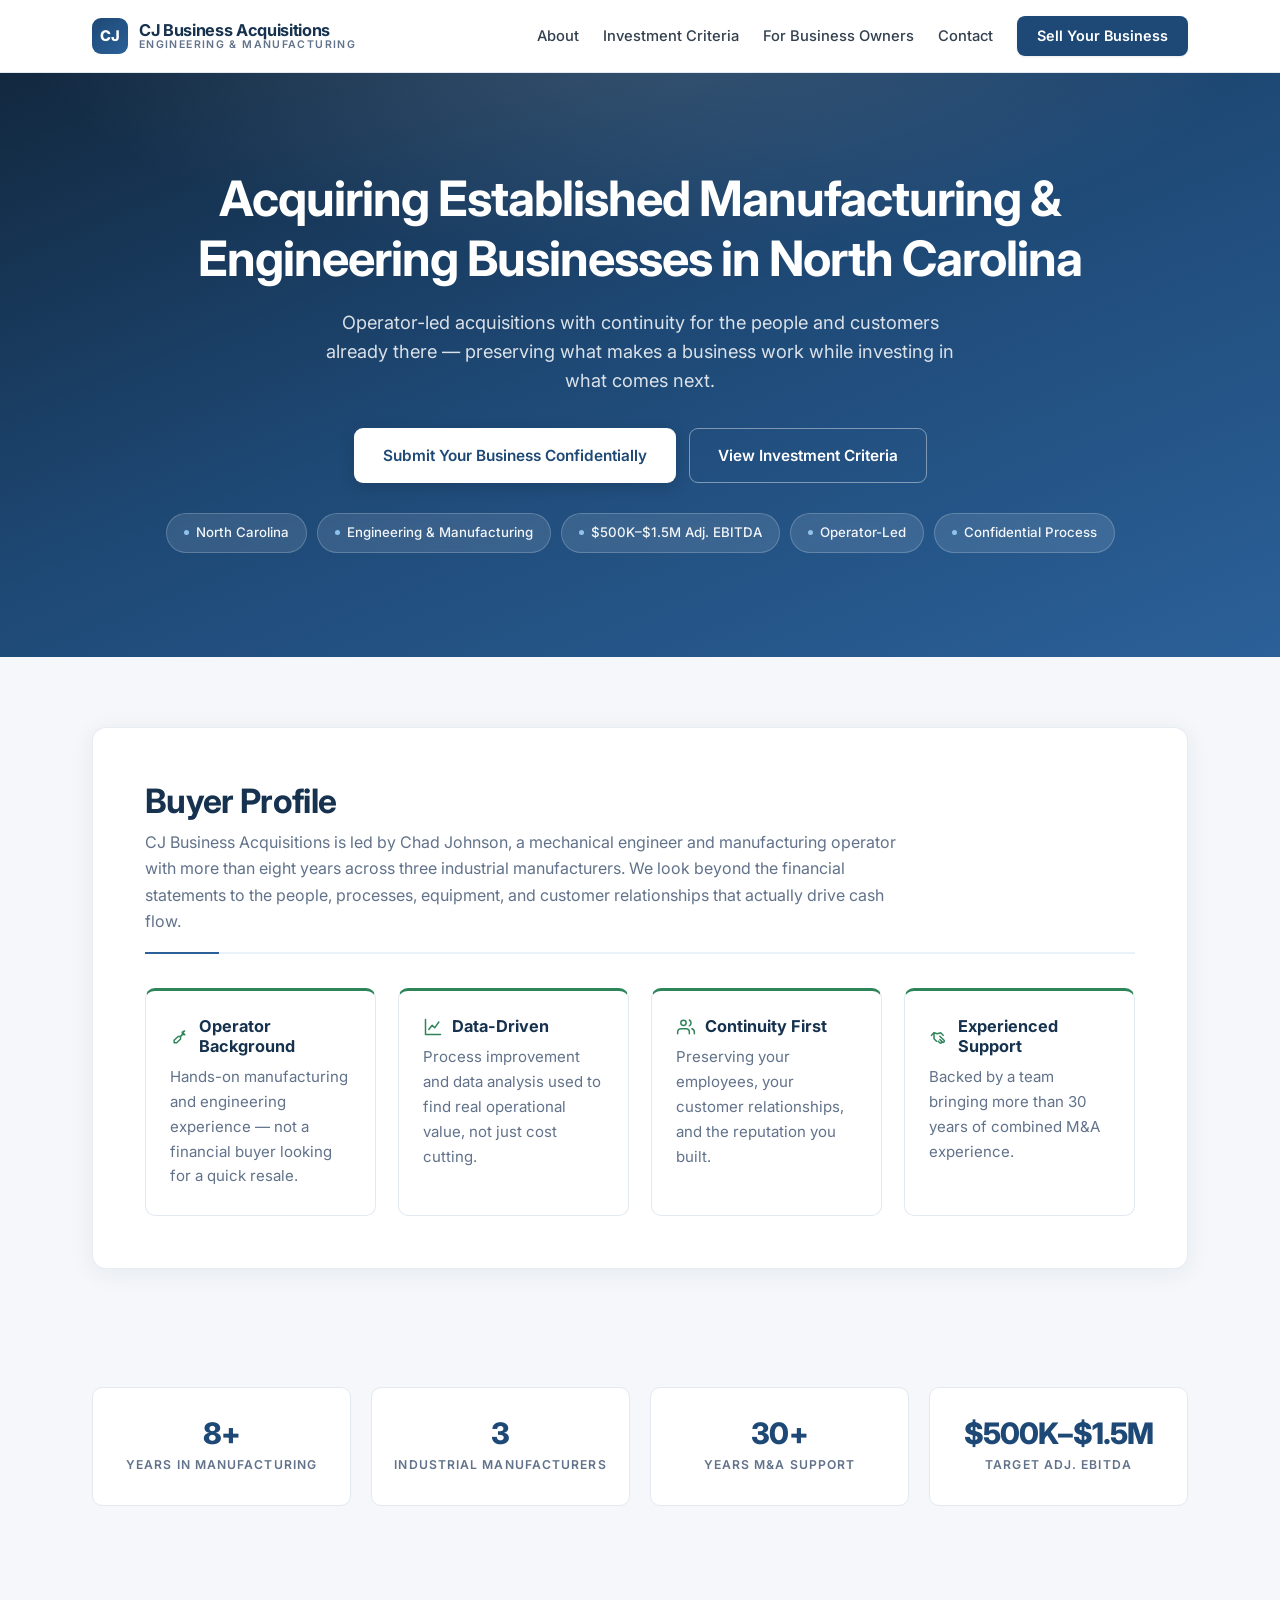
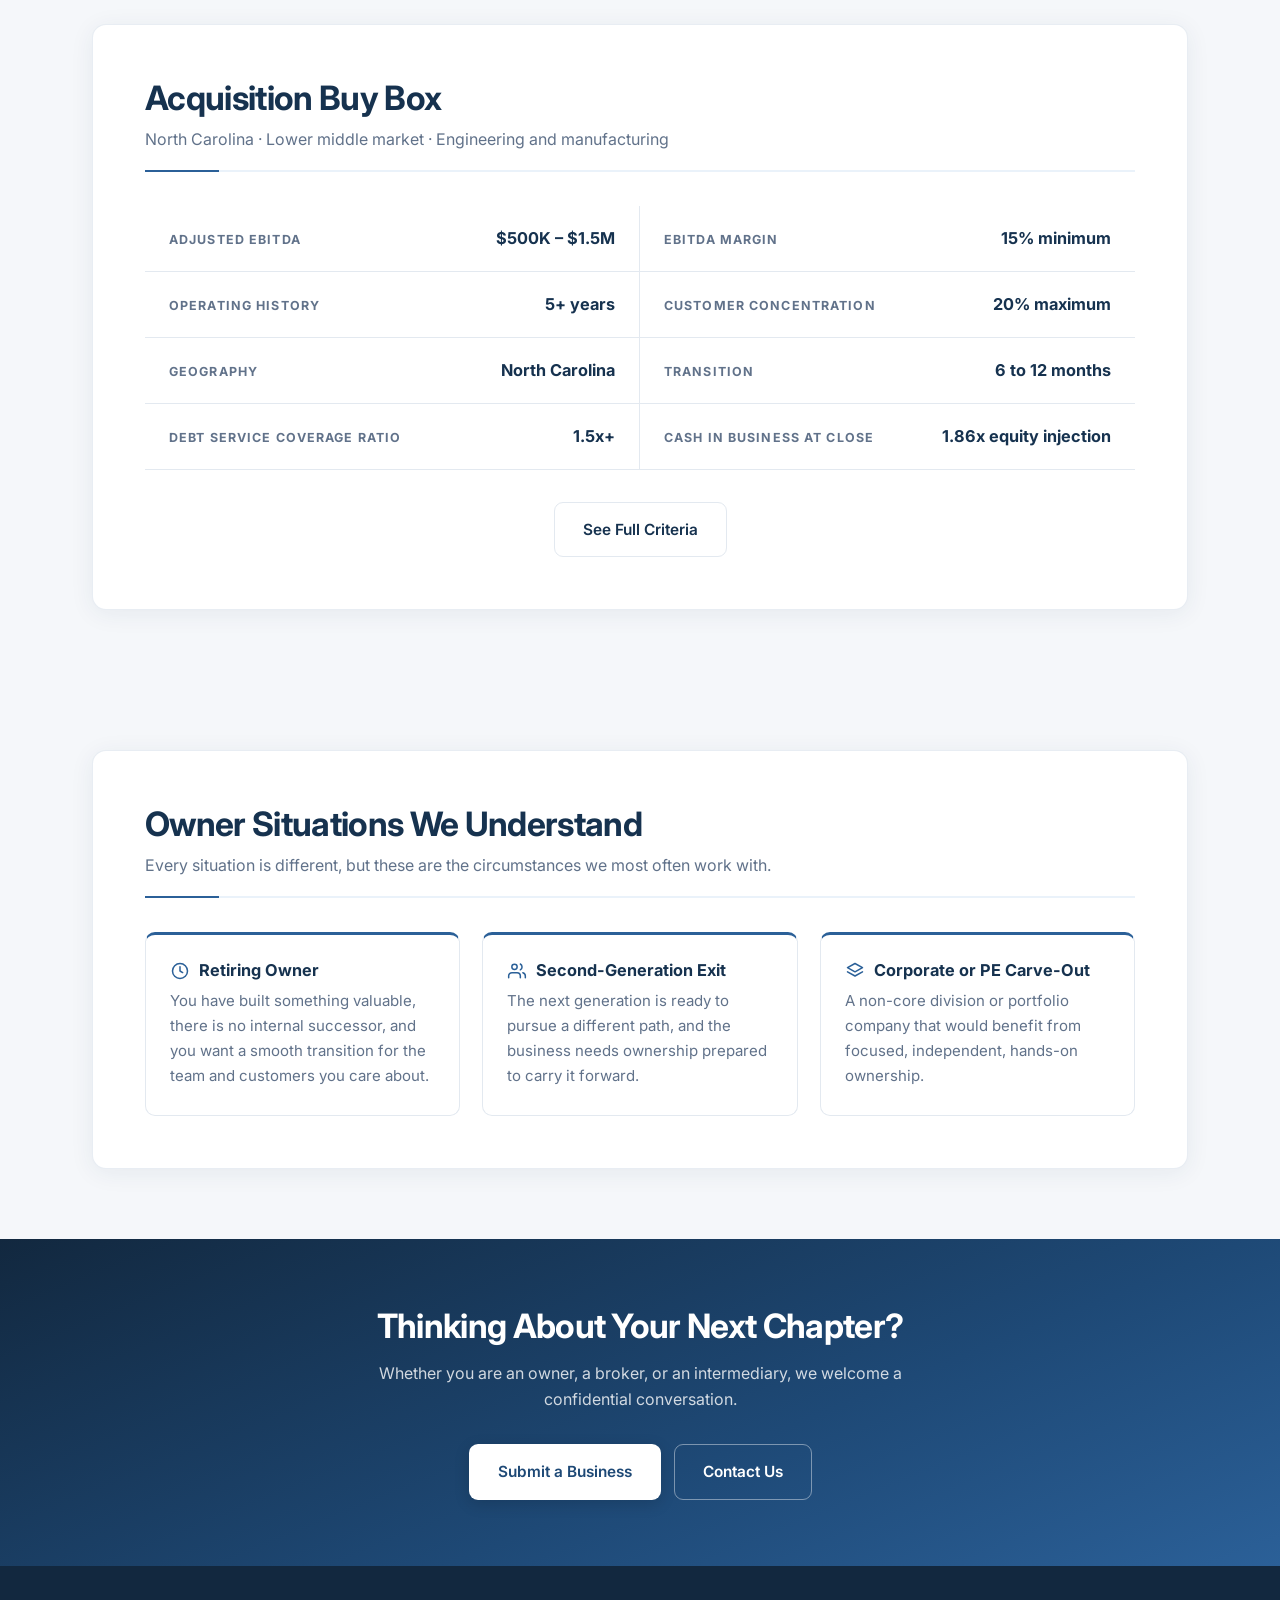
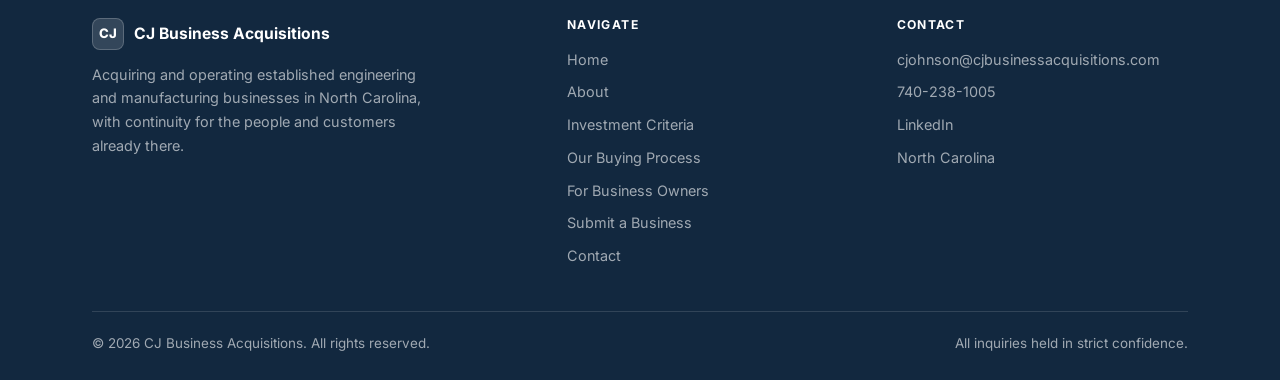
<file: index.html>
<!DOCTYPE html>
<html lang="en">
<head>
<meta charset="UTF-8">
<meta name="viewport" content="width=device-width, initial-scale=1.0">
<title>CJ Business Acquisitions | Acquiring Manufacturing &amp; Engineering Businesses in North Carolina</title>
<meta name="description" content="CJ Business Acquisitions acquires and operates established engineering and manufacturing businesses in North Carolina, with continuity for employees and customers.">
<link rel="icon" href="data:image/svg+xml,%3Csvg xmlns='http://www.w3.org/2000/svg' viewBox='0 0 64 64'%3E%3Crect width='64' height='64' rx='12' fill='%231e4976'/%3E%3Ctext x='32' y='42' font-family='Helvetica,Arial,sans-serif' font-size='26' font-weight='700' fill='%23ffffff' text-anchor='middle'%3ECJ%3C/text%3E%3C/svg%3E">
<link rel="preconnect" href="https://fonts.googleapis.com">
<link rel="preconnect" href="https://fonts.gstatic.com" crossorigin>
<link href="https://fonts.googleapis.com/css2?family=Inter:wght@400;500;600;700;800&display=swap" rel="stylesheet">
<style>
:root{
  --navy-900:#12283f;
  --navy-800:#1a3c5e;
  --navy-700:#1e4976;
  --blue-600:#2b6098;
  --blue-500:#3479b8;
  --blue-050:#eaf2fa;
  --green-600:#2f855a;
  --green-050:#e9f5ee;
  --bg:#f5f7fa;
  --bg-deep:#eef2f7;
  --white:#ffffff;
  --heading:#16324f;
  --text:#33404f;
  --muted:#61728a;
  --border:#e3e9f0;
  --radius:14px;
  --radius-sm:10px;
  --shadow-sm:0 1px 3px rgba(22,50,79,.06),0 1px 2px rgba(22,50,79,.04);
  --shadow:0 4px 24px rgba(22,50,79,.07);
  --shadow-lg:0 18px 48px rgba(22,50,79,.13);
  --max:1140px;
}

*{box-sizing:border-box}
html{scroll-behavior:smooth;-webkit-text-size-adjust:100%}
body{
  margin:0;
  font-family:'Inter',-apple-system,BlinkMacSystemFont,'Segoe UI',Roboto,Helvetica,Arial,sans-serif;
  background:var(--bg);
  color:var(--text);
  line-height:1.65;
  font-size:16px;
  -webkit-font-smoothing:antialiased;
}
img{max-width:100%;display:block}
a{color:inherit;text-decoration:none}

h1,h2,h3,h4{color:var(--heading);line-height:1.22;margin:0 0 14px;font-weight:700;letter-spacing:-.02em}
h1{font-size:clamp(1.72rem,4.4vw,3.05rem)}
h2{font-size:clamp(1.55rem,2.7vw,2.1rem)}
h3{font-size:1.22rem;letter-spacing:-.01em}
h4{font-size:1.02rem;letter-spacing:0}
p{margin:0 0 15px;color:var(--muted)}
p:last-child{margin-bottom:0}
.lede{font-size:1.1rem;color:var(--text)}

.container{width:100%;max-width:var(--max);margin:0 auto;padding:0 22px}
.narrow{max-width:840px}

.eyebrow{
  display:inline-block;text-transform:uppercase;letter-spacing:.15em;
  font-size:.71rem;font-weight:700;color:var(--blue-600);margin-bottom:12px;
}
.eyebrow.on-dark{color:#8fc3ee}

/* ---------- Header ---------- */
.site-header{
  position:sticky;top:0;z-index:120;background:rgba(255,255,255,.94);
  backdrop-filter:saturate(180%) blur(12px);
  border-bottom:1px solid var(--border);
}
.site-header .container{display:flex;align-items:center;justify-content:space-between;height:72px}
.brand{display:flex;align-items:center;gap:11px;white-space:nowrap}
.brand .mark{
  width:36px;height:36px;border-radius:9px;flex-shrink:0;
  background:linear-gradient(145deg,var(--navy-700),var(--blue-600));
  color:#fff;font-weight:800;font-size:.92rem;letter-spacing:.02em;
  display:flex;align-items:center;justify-content:center;
}
.brand-text{display:flex;flex-direction:column;line-height:1.15}
.brand-text .name{font-weight:700;color:var(--heading);font-size:1.02rem;letter-spacing:-.02em}
.brand-text .sub{font-size:.66rem;letter-spacing:.13em;text-transform:uppercase;color:var(--muted);font-weight:600}

.main-nav{display:flex;align-items:center;gap:24px}
.main-nav a{font-size:.92rem;font-weight:500;color:var(--text);transition:color .15s;position:relative;padding:4px 0}
.main-nav a:hover{color:var(--blue-600)}
.main-nav a[aria-current="page"]{color:var(--blue-600);font-weight:600}
.main-nav a[aria-current="page"]::after{
  content:"";position:absolute;left:0;right:0;bottom:-2px;height:2px;background:var(--blue-600);border-radius:2px;
}
.main-nav a.nav-cta{
  background:var(--navy-700);color:#fff;padding:11px 20px;border-radius:8px;
  font-weight:600;font-size:.9rem;transition:background .18s,transform .18s,box-shadow .18s;
  box-shadow:var(--shadow-sm);line-height:1.2;
}
.main-nav a.nav-cta:hover{background:var(--blue-600);color:#fff;transform:translateY(-1px);box-shadow:var(--shadow)}
.main-nav a.nav-cta::after{display:none}

.nav-toggle{display:none;background:none;border:none;color:var(--heading);cursor:pointer;padding:8px;margin-right:-8px}
.nav-toggle svg{width:26px;height:26px}

@media(max-width:960px){
  .main-nav{
    position:fixed;top:72px;left:0;right:0;background:#fff;flex-direction:column;align-items:stretch;
    gap:0;padding:6px 22px 18px;box-shadow:var(--shadow-lg);border-bottom:1px solid var(--border);
    transform:translateY(-10px);opacity:0;visibility:hidden;transition:.2s;
  }
  .main-nav.open{transform:translateY(0);opacity:1;visibility:visible}
  .main-nav a{padding:13px 2px;border-bottom:1px solid var(--border)}
  .main-nav a[aria-current="page"]::after{display:none}
  .main-nav a.nav-cta{text-align:center;justify-content:center;margin-top:12px;padding:14px 20px;border-bottom:none}
  .nav-toggle{display:inline-flex}
}

/* ---------- Hero ---------- */
.hero{
  background:linear-gradient(158deg,var(--navy-900) 0%,var(--navy-700) 48%,var(--blue-600) 100%);
  color:#fff;padding:96px 0 104px;text-align:center;position:relative;overflow:hidden;
}
.hero::before{
  content:"";position:absolute;inset:0;pointer-events:none;
  background:radial-gradient(ellipse 70% 60% at 50% -10%,rgba(255,255,255,.14),transparent 70%);
}
.hero .container{position:relative;z-index:1}
.hero h1{color:#fff;max-width:900px;margin:0 auto 20px}
.hero .sub{font-size:1.14rem;color:rgba(255,255,255,.84);max-width:660px;margin:0 auto 30px;line-height:1.6}

.page-hero{
  background:linear-gradient(158deg,var(--navy-900) 0%,var(--navy-700) 55%,var(--blue-600) 100%);
  color:#fff;padding:70px 0 74px;text-align:center;
}
.page-hero h1{color:#fff;margin-bottom:14px}
.page-hero .sub{color:rgba(255,255,255,.82);max-width:660px;margin:0 auto;font-size:1.06rem}

.badge-row{display:flex;flex-wrap:wrap;gap:10px;justify-content:center;margin-top:30px}
.badge{
  display:inline-flex;align-items:center;gap:7px;background:rgba(255,255,255,.11);
  border:1px solid rgba(255,255,255,.2);padding:8px 17px;border-radius:999px;
  font-size:.83rem;color:rgba(255,255,255,.94);font-weight:500;backdrop-filter:blur(4px);
}
.badge .dot{width:5px;height:5px;border-radius:50%;background:#8fc3ee;flex-shrink:0}

.cta-row{display:flex;flex-wrap:wrap;gap:13px;justify-content:center;margin-top:32px}

/* ---------- Buttons ---------- */
.btn{
  display:inline-flex;align-items:center;justify-content:center;gap:8px;
  padding:14px 28px;border-radius:9px;font-weight:600;font-size:.96rem;
  border:1.5px solid transparent;cursor:pointer;font-family:inherit;
  transition:transform .18s,background .18s,box-shadow .18s,border-color .18s,color .18s;
}
.btn-primary{background:#fff;color:var(--navy-700);box-shadow:0 4px 16px rgba(0,0,0,.14)}
.btn-primary:hover{transform:translateY(-2px);box-shadow:0 8px 24px rgba(0,0,0,.2)}
.btn-outline{background:transparent;border-color:rgba(255,255,255,.42);color:#fff}
.btn-outline:hover{border-color:#fff;background:rgba(255,255,255,.1)}
.btn-solid{background:var(--navy-700);color:#fff;box-shadow:var(--shadow-sm)}
.btn-solid:hover{background:var(--blue-600);transform:translateY(-2px);box-shadow:var(--shadow)}
.btn-ghost{background:transparent;border-color:var(--border);color:var(--heading)}
.btn-ghost:hover{border-color:var(--blue-600);color:var(--blue-600)}
.btn-block{width:100%;padding:16px 28px;font-size:1rem}

/* ---------- Sections & panels ---------- */
section{padding:70px 0}
section.tight{padding:48px 0}

.panel{
  background:var(--white);border-radius:var(--radius);box-shadow:var(--shadow);
  padding:52px;border:1px solid rgba(227,233,240,.8);
}
@media(max-width:680px){.panel{padding:30px 22px}}

.panel-head{margin-bottom:34px;padding-bottom:18px;border-bottom:2px solid var(--blue-050);position:relative}
.panel-head::after{content:"";position:absolute;left:0;bottom:-2px;width:74px;height:2px;background:var(--blue-600)}
.panel-head h2{margin-bottom:8px}
.panel-head p{max-width:760px}

.section-head{max-width:720px;margin:0 auto 40px;text-align:center}
.section-head p{font-size:1.05rem}

/* ---------- Grids & cards ---------- */
.grid{display:grid;gap:22px}
.grid-2{grid-template-columns:repeat(2,1fr)}
.grid-3{grid-template-columns:repeat(3,1fr)}
.grid-4{grid-template-columns:repeat(4,1fr)}
@media(max-width:940px){.grid-3,.grid-4{grid-template-columns:repeat(2,1fr)}}
@media(max-width:620px){.grid-2,.grid-3,.grid-4{grid-template-columns:1fr}}

.card{
  background:var(--white);border:1px solid var(--border);border-radius:var(--radius-sm);
  padding:26px 24px;border-top:3px solid var(--green-600);
  transition:transform .2s,box-shadow .2s;
}
.card:hover{transform:translateY(-3px);box-shadow:var(--shadow)}
.card.blue-top{border-top-color:var(--blue-600)}
.card h4{margin-bottom:8px;display:flex;align-items:center;gap:9px}
.card p{font-size:.94rem}
.card .ico{width:20px;height:20px;color:var(--green-600);flex-shrink:0}
.card.blue-top .ico{color:var(--blue-600)}

.card-plain{border-top-width:1px;border-top-color:var(--border)}

/* ---------- Stats ---------- */
.stat-grid{display:grid;grid-template-columns:repeat(4,1fr);gap:20px}
@media(max-width:760px){.stat-grid{grid-template-columns:repeat(2,1fr)}}
.stat{
  background:var(--white);border:1px solid var(--border);border-radius:var(--radius-sm);
  padding:28px 18px;text-align:center;
}
.stat .num{display:block;font-size:1.85rem;font-weight:800;color:var(--navy-700);letter-spacing:-.03em;line-height:1.15}
.stat .label{font-size:.76rem;text-transform:uppercase;letter-spacing:.09em;color:var(--muted);margin-top:8px;font-weight:600}

/* ---------- Criteria rows ---------- */
.criteria-grid{display:grid;grid-template-columns:repeat(2,1fr);gap:0}
@media(max-width:680px){.criteria-grid{grid-template-columns:1fr}}
.criteria-item{
  display:flex;justify-content:space-between;align-items:baseline;gap:18px;
  padding:19px 24px;border-bottom:1px solid var(--border);
}
.criteria-item:nth-child(odd){border-right:1px solid var(--border)}
@media(max-width:680px){.criteria-item:nth-child(odd){border-right:none}}
.criteria-item .k{font-size:.78rem;text-transform:uppercase;letter-spacing:.09em;color:var(--muted);font-weight:700}
.criteria-item .v{font-weight:700;color:var(--heading);text-align:right;font-size:1.02rem}

/* ---------- Lists ---------- */
.check-list{list-style:none;margin:0;padding:0}
.check-list li{display:flex;align-items:flex-start;gap:12px;padding:9px 0;color:var(--text);font-size:.96rem}
.check-list li svg{width:19px;height:19px;flex-shrink:0;margin-top:3px;color:var(--green-600)}

.steps{list-style:none;margin:0;padding:0;counter-reset:s}
.steps li{counter-increment:s;display:flex;gap:20px;padding:22px 0;border-bottom:1px solid var(--border)}
.steps li:last-child{border-bottom:none}
.steps li::before{
  content:counter(s,decimal-leading-zero);flex-shrink:0;width:42px;height:42px;border-radius:11px;
  background:var(--blue-050);color:var(--blue-600);font-weight:800;font-size:.9rem;
  display:flex;align-items:center;justify-content:center;
}
.steps h4{margin-bottom:5px}
.steps p{font-size:.95rem}

/* ---------- Profile ---------- */
.two-col{display:grid;grid-template-columns:1.25fr .75fr;gap:44px;align-items:start}
@media(max-width:900px){.two-col{grid-template-columns:1fr;gap:28px}}

.profile-card{
  background:linear-gradient(160deg,var(--navy-800),var(--blue-600));
  border-radius:var(--radius);padding:34px 30px;color:#fff;box-shadow:var(--shadow-lg);
}
.profile-card .avatar{
  width:74px;height:74px;border-radius:18px;background:rgba(255,255,255,.16);
  border:1px solid rgba(255,255,255,.25);
  display:flex;align-items:center;justify-content:center;font-size:1.5rem;font-weight:800;margin-bottom:16px;
}
.profile-card h3{color:#fff;margin-bottom:3px}
.profile-card .role{color:#a8d0ef;font-size:.86rem;display:block;margin-bottom:20px;font-weight:500}
.profile-card ul{list-style:none;margin:0;padding:0}
.profile-card li{padding:12px 0;border-top:1px solid rgba(255,255,255,.16);font-size:.88rem}
.profile-card li .k{display:block;color:rgba(255,255,255,.62);font-size:.72rem;text-transform:uppercase;letter-spacing:.09em;font-weight:600;margin-bottom:2px}
.profile-card li .v{color:#fff;font-weight:600}

.quote{
  background:var(--blue-050);border-left:3px solid var(--blue-600);border-radius:0 var(--radius-sm) var(--radius-sm) 0;
  padding:26px 30px;font-size:1.12rem;color:var(--heading);font-weight:500;line-height:1.55;
}

/* ---------- Forms ---------- */
.form-row{margin-bottom:19px}
.form-row.split{display:grid;grid-template-columns:1fr 1fr;gap:18px}
@media(max-width:600px){.form-row.split{grid-template-columns:1fr}}
label{display:block;font-size:.83rem;font-weight:700;color:var(--heading);margin-bottom:7px;letter-spacing:.01em}
label .opt{font-weight:400;color:var(--muted)}
input,select,textarea{
  width:100%;padding:13px 14px;border:1.5px solid var(--border);border-radius:9px;
  font-size:.96rem;font-family:inherit;color:var(--text);background:#fcfdfe;transition:border-color .15s,box-shadow .15s,background .15s;
}
input:focus,select:focus,textarea:focus{
  outline:none;border-color:var(--blue-600);background:#fff;box-shadow:0 0 0 3px rgba(43,96,152,.13);
}
textarea{resize:vertical;min-height:112px}
.form-note{font-size:.82rem;color:var(--muted);margin-top:14px;text-align:center}

.notice{
  display:flex;gap:14px;background:var(--green-050);border:1px solid #cfe7d9;
  border-radius:var(--radius-sm);padding:19px 22px;margin-bottom:28px;
}
.notice svg{width:24px;height:24px;color:var(--green-600);flex-shrink:0}
.notice p{margin:0;color:var(--text);font-size:.92rem}
.notice strong{color:var(--heading)}

.form-status{margin-top:16px;padding:14px 16px;border-radius:9px;font-size:.92rem;display:none}
.form-status.success{display:block;background:var(--green-050);color:var(--green-600);border:1px solid #bfe0cd;font-weight:500}
.form-status.error{display:block;background:#fdecec;color:#a3312b;border:1px solid #f5c9c6}
.form-status.sending{display:block;background:var(--bg-deep);color:var(--muted)}

/* ---------- CTA band ---------- */
.cta-band{
  background:linear-gradient(158deg,var(--navy-900),var(--navy-700) 60%,var(--blue-600));
  color:#fff;padding:66px 0;text-align:center;
}
.cta-band h2{color:#fff}
.cta-band p{color:rgba(255,255,255,.8);max-width:560px;margin:0 auto}

/* ---------- Footer ---------- */
.site-footer{background:var(--navy-900);color:rgba(255,255,255,.6);padding:52px 0 26px;font-size:.9rem}
.footer-grid{display:grid;grid-template-columns:1.5fr 1fr 1fr;gap:38px;margin-bottom:34px}
@media(max-width:760px){.footer-grid{grid-template-columns:1fr;gap:26px}}
.footer-grid h4{color:#fff;font-size:.76rem;text-transform:uppercase;letter-spacing:.11em;margin-bottom:15px;font-weight:700}
.footer-grid ul{list-style:none;margin:0;padding:0}
.footer-grid li{margin-bottom:9px}
.footer-grid a{transition:color .15s}
.footer-grid a:hover{color:#8fc3ee}
.footer-brand{display:flex;align-items:center;gap:10px;margin-bottom:13px}
.footer-brand .mark{width:32px;height:32px;border-radius:8px;background:rgba(255,255,255,.14);border:1px solid rgba(255,255,255,.2);display:flex;align-items:center;justify-content:center;font-weight:800;font-size:.82rem;color:#fff}
.footer-brand strong{color:#fff;font-size:.98rem}
.footer-bottom{border-top:1px solid rgba(255,255,255,.13);padding-top:20px;display:flex;justify-content:space-between;flex-wrap:wrap;gap:10px;font-size:.84rem}


/* ---------- Buying process timeline ---------- */
.phase + .phase{margin-top:30px}
.phase-label{
  display:block;text-transform:uppercase;letter-spacing:.32em;font-weight:800;
  font-size:.95rem;color:var(--heading);margin-bottom:10px;
}
.phase-title{
  font-size:clamp(1.9rem,4.4vw,3.1rem);font-weight:800;text-transform:uppercase;
  letter-spacing:-.025em;line-height:1.02;margin:0 0 46px;color:var(--heading);
}
.phase-title .accent{color:var(--blue-600)}
.timeline{list-style:none;margin:0;padding:0;display:flex;align-items:flex-start}
.timeline .step{flex:1 1 0;min-width:0;text-align:center;display:flex;flex-direction:column;align-items:center}
.timeline .box{
  width:78px;height:78px;border-radius:16px;background:var(--bg-deep);border:1px solid var(--border);
  display:flex;align-items:center;justify-content:center;font-size:1.9rem;font-weight:800;
  color:var(--heading);letter-spacing:-.02em;flex-shrink:0;
  transition:transform .2s,box-shadow .2s;
}
.timeline .step:hover .box{transform:translateY(-3px);box-shadow:var(--shadow)}
.timeline .step.final .box{
  background:linear-gradient(150deg,var(--navy-700),var(--blue-600));border-color:transparent;
  color:#fff;box-shadow:0 10px 26px rgba(30,73,118,.32);
}
.timeline .arrow{
  flex:0 0 38px;height:78px;display:flex;align-items:center;justify-content:center;color:var(--blue-600);
}
.timeline .arrow svg{width:38px;height:16px}
.timeline .name{
  margin-top:20px;font-size:.84rem;font-weight:800;text-transform:uppercase;letter-spacing:.03em;
  color:var(--heading);line-height:1.25;min-height:2.5em;display:flex;align-items:center;justify-content:center;
}
.timeline .rule{width:38px;height:2px;background:var(--blue-600);border-radius:2px;margin:12px 0 12px}
.timeline .desc{font-size:.93rem;color:var(--muted);line-height:1.45;margin:0;padding:0 4px}
@media(max-width:860px){
  .timeline{flex-direction:column;align-items:stretch}
  .timeline .step{flex-direction:row;text-align:left;align-items:center;gap:18px}
  .timeline .box{width:62px;height:62px;font-size:1.5rem;border-radius:14px}
  .timeline .text{display:flex;flex-direction:column;align-items:flex-start}
  .timeline .name{margin-top:0;min-height:0;justify-content:flex-start}
  .timeline .rule{margin:8px 0}
  .timeline .desc{padding:0}
  .timeline .arrow{flex:0 0 auto;height:34px;width:62px;transform:rotate(90deg)}
  .timeline .arrow svg{width:26px}
}
@media(min-width:861px){.timeline .text{display:contents}}

.fund-callout{
  display:flex;gap:18px;align-items:flex-start;background:var(--green-050);border:1px solid #cfe7d9;
  border-radius:var(--radius-sm);padding:24px 26px;margin-top:26px;
}
.fund-callout svg{width:28px;height:28px;color:var(--green-600);flex-shrink:0;margin-top:2px}
.fund-callout h4{margin-bottom:4px}
.fund-callout p{margin:0;color:var(--text)}

.criteria-note{margin:18px 24px 0;font-size:.88rem;color:var(--muted)}
.criteria-note strong{color:var(--heading)}
[id]{scroll-margin-top:90px}
.text-center{text-align:center}
</style>
</head>
<body>
<header class="site-header">
  <div class="container">
    <a href="index.html" class="brand">
      <span class="mark">CJ</span>
      <span class="brand-text">
        <span class="name">CJ Business Acquisitions</span>
        <span class="sub">Engineering &amp; Manufacturing</span>
      </span>
    </a>
    <nav class="main-nav">
        <a href="about.html">About</a>
        <a href="investment-criteria.html">Investment Criteria</a>
        <a href="for-business-owners.html">For Business Owners</a>
        <a href="contact.html">Contact</a>
      <a href="submit-a-business.html" class="nav-cta">Sell Your Business</a>
    </nav>
    <button class="nav-toggle" aria-label="Toggle navigation" aria-expanded="false">
      <svg viewBox="0 0 24 24" fill="none" stroke="currentColor" stroke-width="2"><path d="M4 7h16M4 12h16M4 17h16" stroke-linecap="round"/></svg>
    </button>
  </div>
</header>

<section class="hero">
  <div class="container">
    <h1>Acquiring Established Manufacturing &amp; Engineering Businesses in North Carolina</h1>
    <p class="sub">Operator-led acquisitions with continuity for the people and customers already there &mdash; preserving what makes a business work while investing in what comes next.</p>
    <div class="cta-row">
      <a href="submit-a-business.html" class="btn btn-primary">Submit Your Business Confidentially</a>
      <a href="investment-criteria.html" class="btn btn-outline">View Investment Criteria</a>
    </div>
    <div class="badge-row">
      <span class="badge"><span class="dot"></span>North Carolina</span>
      <span class="badge"><span class="dot"></span>Engineering &amp; Manufacturing</span>
      <span class="badge"><span class="dot"></span>$500K&ndash;$1.5M Adj. EBITDA</span>
      <span class="badge"><span class="dot"></span>Operator-Led</span>
      <span class="badge"><span class="dot"></span>Confidential Process</span>
    </div>
  </div>
</section>

<section>
  <div class="container">
    <div class="panel">
      <div class="panel-head">
        <h2>Buyer Profile</h2>
        <p>CJ Business Acquisitions is led by Chad Johnson, a mechanical engineer and manufacturing operator with more than eight years across three industrial manufacturers. We look beyond the financial statements to the people, processes, equipment, and customer relationships that actually drive cash flow.</p>
      </div>
      <div class="grid grid-4">
        <div class="card">
          <h4><span class="ico"><svg viewBox="0 0 24 24" fill="none" stroke="currentColor" stroke-width="1.8" stroke-linecap="round" stroke-linejoin="round"><path d="M14.7 6.3a4 4 0 01-5 5L5 16v3h3l4.7-4.7a4 4 0 015-5l-2.3-2.3 2.1-2.1a4 4 0 00-2.8 1.4z"/></svg></span>Operator Background</h4>
          <p>Hands-on manufacturing and engineering experience &mdash; not a financial buyer looking for a quick resale.</p>
        </div>
        <div class="card">
          <h4><span class="ico"><svg viewBox="0 0 24 24" fill="none" stroke="currentColor" stroke-width="1.8" stroke-linecap="round" stroke-linejoin="round"><path d="M3 3v18h18"/><path d="M7 15l4-5 3 3 5-7"/></svg></span>Data-Driven</h4>
          <p>Process improvement and data analysis used to find real operational value, not just cost cutting.</p>
        </div>
        <div class="card">
          <h4><span class="ico"><svg viewBox="0 0 24 24" fill="none" stroke="currentColor" stroke-width="1.8" stroke-linecap="round" stroke-linejoin="round"><path d="M16 20v-2a4 4 0 00-4-4H6a4 4 0 00-4 4v2"/><circle cx="9" cy="7" r="3.2"/><path d="M22 20v-2a4 4 0 00-3-3.9"/><path d="M16 3.6a4 4 0 010 7"/></svg></span>Continuity First</h4>
          <p>Preserving your employees, your customer relationships, and the reputation you built.</p>
        </div>
        <div class="card">
          <h4><span class="ico"><svg viewBox="0 0 24 24" fill="none" stroke="currentColor" stroke-width="1.8" stroke-linecap="round" stroke-linejoin="round"><path d="M11 17l2 2a1.4 1.4 0 002-2"/><path d="M13 15l3 3a1.4 1.4 0 002-2l-5-5"/><path d="M3 10l3-3 4 1 4-1 3 3"/><path d="M6 7v7l3 3"/></svg></span>Experienced Support</h4>
          <p>Backed by a team bringing more than 30 years of combined M&amp;A experience.</p>
        </div>
      </div>
    </div>
  </div>
</section>

<section class="tight">
  <div class="container">
    <div class="stat-grid">
      <div class="stat"><span class="num">8+</span><span class="label">Years in Manufacturing</span></div>
      <div class="stat"><span class="num">3</span><span class="label">Industrial Manufacturers</span></div>
      <div class="stat"><span class="num">30+</span><span class="label">Years M&amp;A Support</span></div>
      <div class="stat"><span class="num">$500K&ndash;$1.5M</span><span class="label">Target Adj. EBITDA</span></div>
    </div>
  </div>
</section>

<section>
  <div class="container">
    <div class="panel">
      <div class="panel-head">
        <h2>Acquisition Buy Box</h2>
        <p>North Carolina &middot; Lower middle market &middot; Engineering and manufacturing</p>
      </div>
      <div class="criteria-grid">
        <div class="criteria-item"><span class="k">Adjusted EBITDA</span><span class="v">$500K &ndash; $1.5M</span></div>
        <div class="criteria-item"><span class="k">EBITDA Margin</span><span class="v">15% minimum</span></div>
        <div class="criteria-item"><span class="k">Operating History</span><span class="v">5+ years</span></div>
        <div class="criteria-item"><span class="k">Customer Concentration</span><span class="v">20% maximum</span></div>
        <div class="criteria-item"><span class="k">Geography</span><span class="v">North Carolina</span></div>
        <div class="criteria-item"><span class="k">Transition</span><span class="v">6 to 12 months</span></div>
        <div class="criteria-item"><span class="k">Debt Service Coverage Ratio</span><span class="v">1.5x+</span></div>
        <div class="criteria-item"><span class="k">Cash in Business at Close</span><span class="v">1.86x equity injection</span></div>
      </div>
      <div class="text-center" style="margin-top:32px">
        <a href="investment-criteria.html" class="btn btn-ghost">See Full Criteria</a>
      </div>
    </div>
  </div>
</section>

<section>
  <div class="container">
    <div class="panel">
      <div class="panel-head">
        <h2>Owner Situations We Understand</h2>
        <p>Every situation is different, but these are the circumstances we most often work with.</p>
      </div>
      <div class="grid grid-3">
        <div class="card blue-top">
          <h4><span class="ico"><svg viewBox="0 0 24 24" fill="none" stroke="currentColor" stroke-width="1.8" stroke-linecap="round" stroke-linejoin="round"><circle cx="12" cy="12" r="9"/><path d="M12 7v5l3.2 1.9"/></svg></span>Retiring Owner</h4>
          <p>You have built something valuable, there is no internal successor, and you want a smooth transition for the team and customers you care about.</p>
        </div>
        <div class="card blue-top">
          <h4><span class="ico"><svg viewBox="0 0 24 24" fill="none" stroke="currentColor" stroke-width="1.8" stroke-linecap="round" stroke-linejoin="round"><path d="M16 20v-2a4 4 0 00-4-4H6a4 4 0 00-4 4v2"/><circle cx="9" cy="7" r="3.2"/><path d="M22 20v-2a4 4 0 00-3-3.9"/><path d="M16 3.6a4 4 0 010 7"/></svg></span>Second-Generation Exit</h4>
          <p>The next generation is ready to pursue a different path, and the business needs ownership prepared to carry it forward.</p>
        </div>
        <div class="card blue-top">
          <h4><span class="ico"><svg viewBox="0 0 24 24" fill="none" stroke="currentColor" stroke-width="1.8" stroke-linecap="round" stroke-linejoin="round"><path d="M12 3l9 5-9 5-9-5 9-5z"/><path d="M3 13l9 5 9-5"/></svg></span>Corporate or PE Carve-Out</h4>
          <p>A non-core division or portfolio company that would benefit from focused, independent, hands-on ownership.</p>
        </div>
      </div>
    </div>
  </div>
</section>

<section class="cta-band">
  <div class="container">
    <h2>Thinking About Your Next Chapter?</h2>
    <p>Whether you are an owner, a broker, or an intermediary, we welcome a confidential conversation.</p>
    <div class="cta-row">
      <a href="submit-a-business.html" class="btn btn-primary">Submit a Business</a>
      <a href="contact.html" class="btn btn-outline">Contact Us</a>
    </div>
  </div>
</section>
<footer class="site-footer">
  <div class="container">
    <div class="footer-grid">
      <div>
        <div class="footer-brand">
          <span class="mark">CJ</span>
          <strong>CJ Business Acquisitions</strong>
        </div>
        <p style="max-width:330px;color:rgba(255,255,255,.6)">Acquiring and operating established engineering and manufacturing businesses in North Carolina, with continuity for the people and customers already there.</p>
      </div>
      <div>
        <h4>Navigate</h4>
        <ul>
          <li><a href="index.html">Home</a></li>
          <li><a href="about.html">About</a></li>
          <li><a href="investment-criteria.html">Investment Criteria</a></li>
          <li><a href="for-business-owners.html#buying-process">Our Buying Process</a></li>
          <li><a href="for-business-owners.html">For Business Owners</a></li>
          <li><a href="submit-a-business.html">Submit a Business</a></li>
          <li><a href="contact.html">Contact</a></li>
        </ul>
      </div>
      <div>
        <h4>Contact</h4>
        <ul>
          <li><a href="mailto:cjohnson@cjbusinessacquisitions.com">cjohnson@cjbusinessacquisitions.com</a></li>
          <li><a href="tel:+17402381005">740-238-1005</a></li>
          <li><a href="https://www.linkedin.com/in/chad-johnson-782990149" target="_blank" rel="noopener">LinkedIn</a></li>
          <li>North Carolina</li>
        </ul>
      </div>
    </div>
    <div class="footer-bottom">
      <span>&copy; <span id="year"></span> CJ Business Acquisitions. All rights reserved.</span>
      <span>All inquiries held in strict confidence.</span>
    </div>
  </div>
</footer>
<script>
document.addEventListener('DOMContentLoaded',function(){
  var t=document.querySelector('.nav-toggle'),n=document.querySelector('.main-nav');
  if(t&&n){
    t.addEventListener('click',function(){
      var o=n.classList.toggle('open');
      t.setAttribute('aria-expanded',o?'true':'false');
    });
    n.querySelectorAll('a').forEach(function(a){
      a.addEventListener('click',function(){n.classList.remove('open');t.setAttribute('aria-expanded','false');});
    });
  }
  var y=document.getElementById('year');
  if(y)y.textContent=new Date().getFullYear();

  var form=document.querySelector('form[data-web3forms]');
  if(!form)return;
  var status=form.querySelector('.form-status');
  var btn=form.querySelector('button[type="submit"]');
  var label=btn?btn.textContent:'';
  form.addEventListener('submit',function(e){
    e.preventDefault();
    if(status){status.className='form-status sending';status.textContent='Sending, please wait...';}
    if(btn){btn.disabled=true;btn.textContent='Sending...';}
    fetch('https://api.web3forms.com/submit',{method:'POST',headers:{Accept:'application/json'},body:new FormData(form)})
      .then(function(r){return r.json();})
      .then(function(d){
        if(!d.success)throw new Error('failed');
        if(status){status.className='form-status success';status.textContent='Thank you \u2014 your submission was received. We will be in touch shortly.';}
        form.reset();
      })
      .catch(function(){
        if(status){status.className='form-status error';status.textContent='Something went wrong. Please email us directly at cjohnson@cjbusinessacquisitions.com.';}
      })
      .finally(function(){if(btn){btn.disabled=false;btn.textContent=label;}});
  });
});
</script>
</body>
</html>
</file>
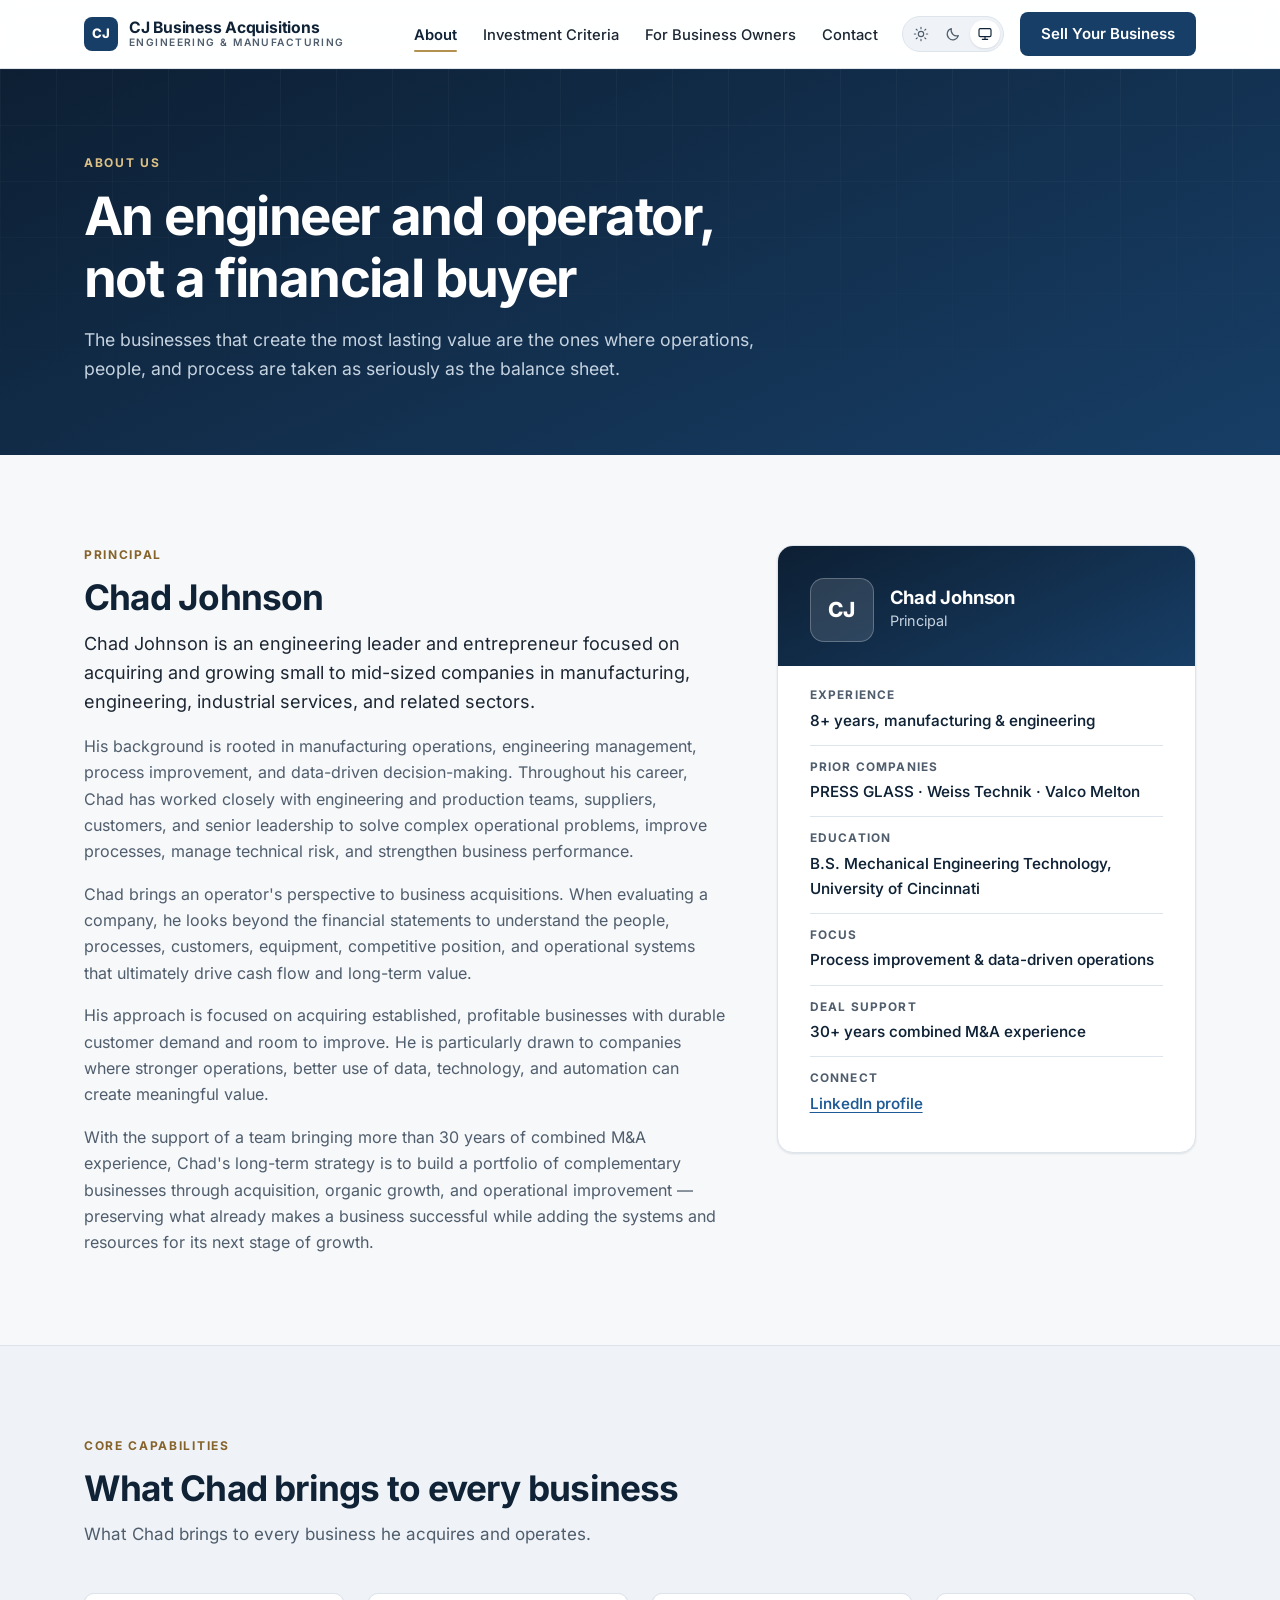
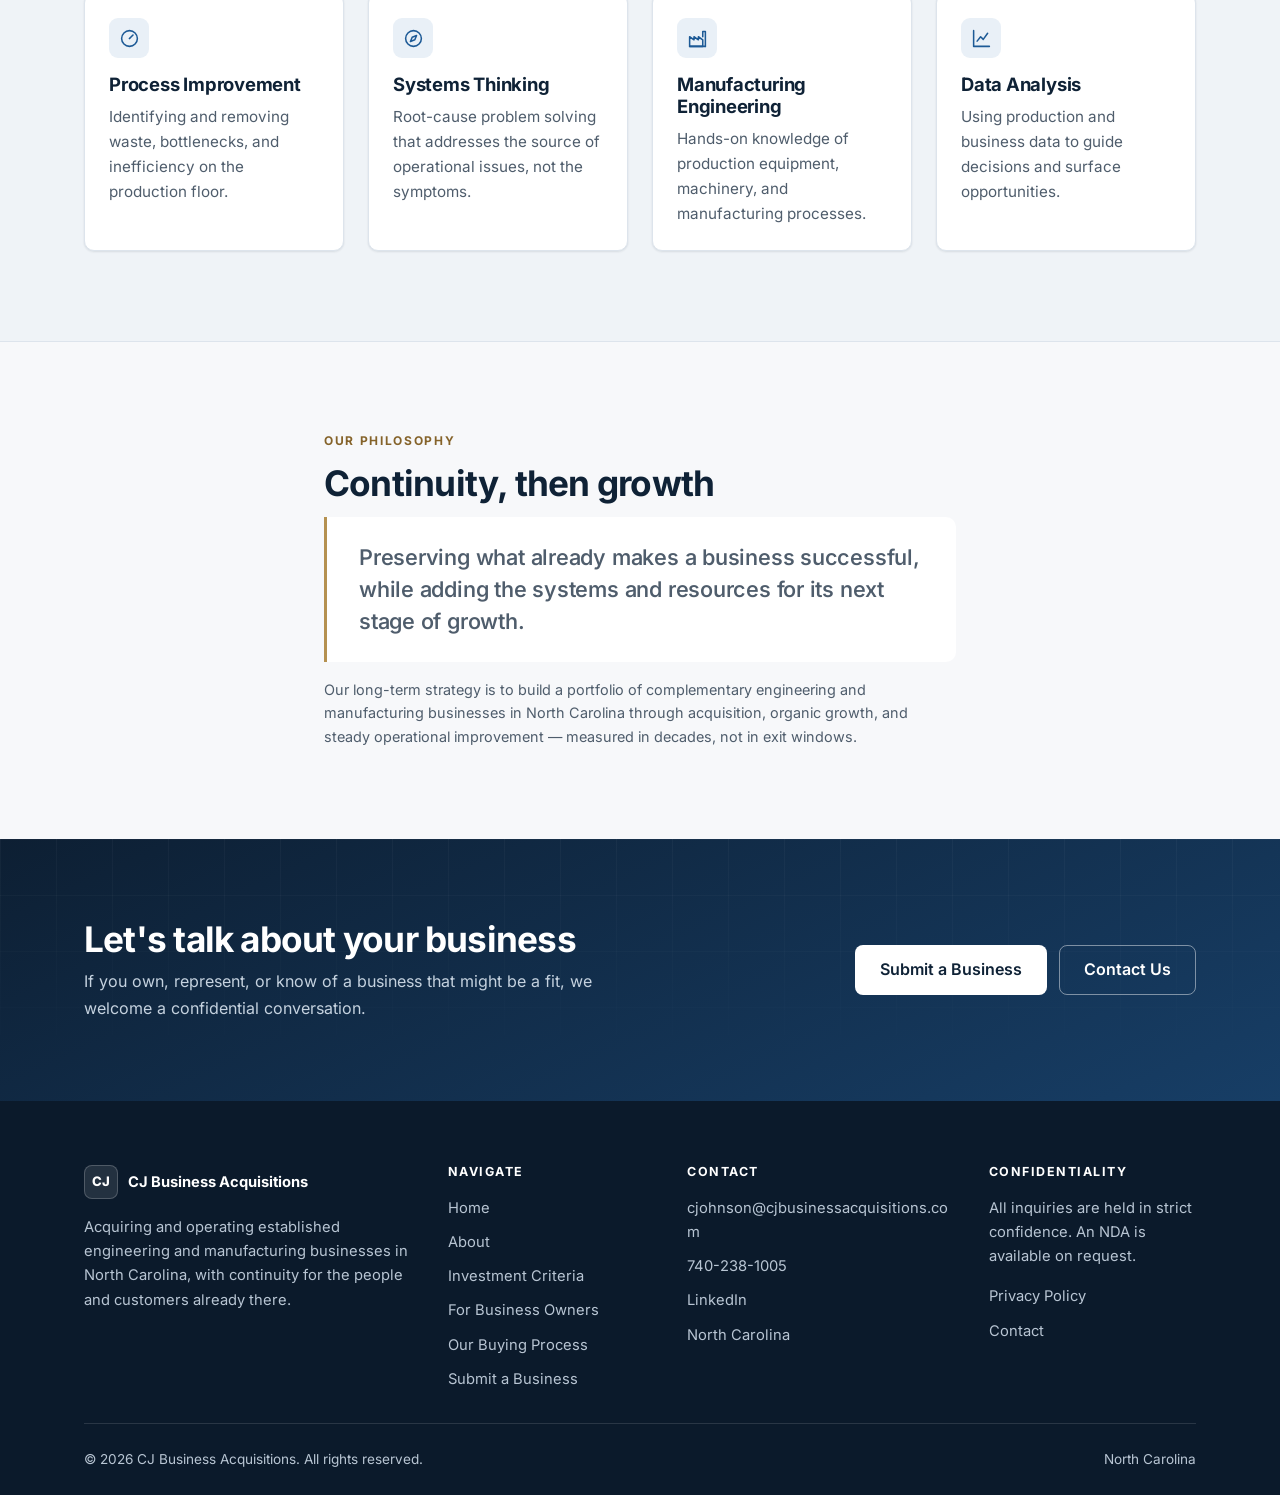
<file: about.html>
<!DOCTYPE html>
<html lang="en" data-theme-pref="system">
<head>
<meta charset="utf-8">
<meta name="viewport" content="width=device-width, initial-scale=1">
<title>About Chad Johnson | CJ Business Acquisitions</title>
<meta name="description" content="Chad Johnson is an engineering leader and operator acquiring small to mid-sized manufacturing, engineering, and industrial services businesses.">
<meta name="robots" content="index,follow">
<link rel="canonical" href="https://www.cjbusinessacquisitions.com/about.html">
<meta name="color-scheme" content="light dark">
<meta name="theme-color" content="#0d1f33">
<meta name="format-detection" content="telephone=no">
<link rel="icon" href="/favicon.svg" type="image/svg+xml">
<link rel="apple-touch-icon" href="/apple-touch-icon.png">
<link rel="preload" href="/inter-var-latin.woff2" as="font" type="font/woff2" crossorigin>
<meta property="og:type" content="website">
<meta property="og:site_name" content="CJ Business Acquisitions">
<meta property="og:title" content="About Chad Johnson | CJ Business Acquisitions">
<meta property="og:description" content="Chad Johnson is an engineering leader and operator acquiring small to mid-sized manufacturing, engineering, and industrial services businesses.">
<meta property="og:url" content="https://www.cjbusinessacquisitions.com/about.html">
<meta property="og:image" content="https://www.cjbusinessacquisitions.com/og-image.jpg">
<meta property="og:image:width" content="1200">
<meta property="og:image:height" content="630">
<meta property="og:image:alt" content="CJ Business Acquisitions: acquiring established engineering and manufacturing businesses in North Carolina">
<meta name="twitter:card" content="summary_large_image">
<script>(function(){var d=document.documentElement,p='system';try{p=localStorage.getItem('theme')||'system'}catch(e){}if(p!=='light'&&p!=='dark')p='system';var dark=p==='dark'||(p==='system'&&window.matchMedia&&matchMedia('(prefers-color-scheme: dark)').matches);d.setAttribute('data-theme',dark?'dark':'light');d.setAttribute('data-theme-pref',p)})();</script>
<style>@font-face{font-family:"Inter";font-style:normal;font-weight:100 900;font-display:swap;src:url("/inter-var-latin.woff2") format("woff2");unicode-range:U+0000-00FF,U+0131,U+0152-0153,U+02BB-02BC,U+02C6,U+02DA,U+02DC,U+0304,U+0308,U+0329,U+2000-206F,U+20AC,U+2122,U+2191,U+2193,U+2212,U+2215,U+FEFF,U+FFFD}

/* ---------- Tokens: light (default) ---------- */
:root{
  color-scheme:light;
  --bg:#f7f8fa; --surface:#ffffff; --surface-2:#eff3f7; --sunken:#e8edf3;
  --border:#dde4ec; --border-strong:#c3cfdb;
  --text:#1d2733; --muted:#4f5d6c; --heading:#0f2236;
  --brand:#173e66; --brand-hover:#1f5185; --on-brand:#ffffff;
  --link:#1d5a96; --accent:#85632a; --accent-line:#b59150;
  --icon-bg:#e9f0f7; --icon-fg:#1d5a96;
  --focus:#2563c9;
  --success:#1b6a42; --success-bg:#e7f3ec; --success-border:#b9d9c6;
  --danger:#a4271c; --danger-bg:#fcecea; --danger-border:#efc2bc;
  --hero-1:#0d1f33; --hero-2:#173e66; --on-hero:#ffffff; --on-hero-muted:#c5d2df; --hero-accent:#dcc085;
  --hero-card:rgba(255,255,255,.06); --hero-border:rgba(255,255,255,.16);
  --footer-bg:#0b1a2b; --footer-text:#b8c5d3; --footer-heading:#ffffff; --footer-border:rgba(255,255,255,.12);
  --shadow-sm:0 1px 2px rgba(15,34,54,.06),0 1px 3px rgba(15,34,54,.05);
  --shadow:0 6px 24px -8px rgba(15,34,54,.14),0 2px 6px rgba(15,34,54,.05);
  --header-bg:rgba(255,255,255,.9);
  --radius-sm:6px; --radius:10px; --radius-lg:16px;
  --s1:4px; --s2:8px; --s3:12px; --s4:16px; --s5:24px; --s6:32px; --s7:48px; --s8:64px; --s9:96px;
  --max:1160px; --header-h:68px;
  --font:"Inter",ui-sans-serif,system-ui,-apple-system,"Segoe UI",Roboto,"Helvetica Neue",Arial,sans-serif;
}
/* ---------- Tokens: dark ---------- */
:root[data-theme="dark"]{
  color-scheme:dark;
  --bg:#0b121b; --surface:#111a25; --surface-2:#0e1721; --sunken:#0a1118;
  --border:#223142; --border-strong:#304359;
  --text:#d6dee7; --muted:#9fadbd; --heading:#f1f5f9;
  --brand:#2b67a6; --brand-hover:#3777bb; --on-brand:#ffffff;
  --link:#8ebdee; --accent:#d4b36f; --accent-line:#b59150;
  --icon-bg:#16273a; --icon-fg:#8ebdee;
  --focus:#8ebdee;
  --success:#86d2a8; --success-bg:#0f241a; --success-border:#23503a;
  --danger:#f3a59c; --danger-bg:#2a1413; --danger-border:#5c2a24;
  --hero-1:#08121d; --hero-2:#11304f;
  --hero-card:rgba(255,255,255,.05); --hero-border:rgba(255,255,255,.13);
  --footer-bg:#070e16; --footer-border:rgba(255,255,255,.09);
  --shadow-sm:0 1px 2px rgba(0,0,0,.4);
  --shadow:0 8px 28px -10px rgba(0,0,0,.6),0 2px 6px rgba(0,0,0,.35);
  --header-bg:rgba(13,20,30,.88);
}
/* No-JS fallback: follow the OS setting */
@media (prefers-color-scheme:dark){
  :root:not([data-theme]){
    color-scheme:dark;
    --bg:#0b121b; --surface:#111a25; --surface-2:#0e1721; --sunken:#0a1118;
    --border:#223142; --border-strong:#304359;
    --text:#d6dee7; --muted:#9fadbd; --heading:#f1f5f9;
    --brand:#2b67a6; --brand-hover:#3777bb;
    --link:#8ebdee; --accent:#d4b36f;
    --icon-bg:#16273a; --icon-fg:#8ebdee; --focus:#8ebdee;
    --success:#86d2a8; --success-bg:#0f241a; --success-border:#23503a;
    --danger:#f3a59c; --danger-bg:#2a1413; --danger-border:#5c2a24;
    --hero-1:#08121d; --hero-2:#11304f; --footer-bg:#070e16;
    --header-bg:rgba(13,20,30,.88);
  }
}

/* ---------- Base ---------- */
*,*::before,*::after{box-sizing:border-box}
html{-webkit-text-size-adjust:100%;text-size-adjust:100%;scroll-padding-top:calc(var(--header-h) + 16px)}
body{margin:0;background:var(--bg);color:var(--text);font-family:var(--font);font-size:1rem;line-height:1.65;-webkit-font-smoothing:antialiased;text-rendering:optimizeLegibility;font-feature-settings:"cv11","ss03"}
img,svg{display:block;max-width:100%}
h1,h2,h3,h4{color:var(--heading);margin:0 0 var(--s3);line-height:1.18;font-weight:700;letter-spacing:-.022em;text-wrap:balance}
h1{font-size:clamp(2.05rem,1.3rem + 3vw,3.3rem);letter-spacing:-.03em}
h2{font-size:clamp(1.6rem,1.2rem + 1.5vw,2.2rem)}
h3{font-size:1.15rem;letter-spacing:-.012em}
p{margin:0 0 var(--s4);color:var(--muted);text-wrap:pretty}
p:last-child{margin-bottom:0}
strong{color:var(--heading);font-weight:650}
a{color:var(--link);text-decoration-thickness:1px;text-underline-offset:3px}
a:hover{text-decoration-thickness:2px}
ul,ol{margin:0;padding:0}
.lede{font-size:1.125rem;color:var(--text);line-height:1.6}
.eyebrow{display:block;font-size:.75rem;font-weight:700;letter-spacing:.14em;text-transform:uppercase;color:var(--accent);margin-bottom:var(--s3)}
.num{font-variant-numeric:tabular-nums}
.visually-hidden{position:absolute!important;width:1px;height:1px;padding:0;margin:-1px;overflow:hidden;clip:rect(0,0,0,0);white-space:nowrap;border:0}
.container{width:100%;max-width:var(--max);margin:0 auto;padding:0 var(--s5)}
@media (max-width:600px){.container{padding:0 18px}}
.measure{max-width:68ch}

/* Focus: always visible for keyboard users */
:focus{outline:none}
:focus-visible{outline:3px solid var(--focus);outline-offset:3px;border-radius:4px}
.skip-link{position:absolute;left:var(--s4);top:-60px;z-index:200;background:var(--brand);color:var(--on-brand);padding:10px 16px;border-radius:var(--radius-sm);font-weight:600;text-decoration:none;transition:top .15s}
.skip-link:focus{top:var(--s3)}

/* ---------- Header ---------- */
.site-header{position:sticky;top:0;z-index:100;background:var(--header-bg);-webkit-backdrop-filter:saturate(160%) blur(12px);backdrop-filter:saturate(160%) blur(12px);border-bottom:1px solid var(--border)}
.header-inner{display:flex;align-items:center;justify-content:space-between;gap:var(--s5);height:var(--header-h)}
.brand{display:flex;align-items:center;gap:11px;text-decoration:none;color:var(--heading);flex-shrink:0}
.brand-mark{width:34px;height:34px;border-radius:8px;background:var(--brand);color:#fff;display:grid;place-items:center;font-weight:800;font-size:.82rem;letter-spacing:.03em}
.brand-name{display:flex;flex-direction:column;line-height:1.15}
.brand-name b{font-size:.98rem;font-weight:700;letter-spacing:-.015em}
.brand-name span{font-size:.64rem;letter-spacing:.14em;text-transform:uppercase;color:var(--muted);font-weight:600}
.nav{display:flex;align-items:center;gap:var(--s5)}
.nav-links{display:flex;align-items:center;gap:26px;list-style:none}
.nav-links a{color:var(--text);text-decoration:none;font-size:.92rem;font-weight:500;padding:6px 0;position:relative}
.nav-links a:hover{color:var(--link)}
.nav-links a[aria-current="page"]{color:var(--heading);font-weight:600}
.nav-links a[aria-current="page"]::after{content:"";position:absolute;left:0;right:0;bottom:-2px;height:2px;border-radius:2px;background:var(--accent-line)}
.nav-toggle{display:none;align-items:center;justify-content:center;width:44px;height:44px;margin-right:-10px;border:0;background:none;color:var(--heading);border-radius:8px;cursor:pointer}
.nav-toggle svg{width:24px;height:24px}
.nav-toggle .icon-close{display:none}
.nav-toggle[aria-expanded="true"] .icon-open{display:none}
.nav-toggle[aria-expanded="true"] .icon-close{display:block}
.nav-extra{display:flex;align-items:center;gap:var(--s4)}

/* Theme switch: segmented control */
.theme-switch{display:inline-flex;padding:3px;gap:2px;border:1px solid var(--border);border-radius:999px;background:var(--surface-2)}
.theme-switch button{display:grid;place-items:center;width:30px;height:28px;border:0;border-radius:999px;background:transparent;color:var(--muted);cursor:pointer;transition:background .15s,color .15s}
.theme-switch button svg{width:16px;height:16px}
.theme-switch button:hover{color:var(--heading)}
.theme-switch button[aria-pressed="true"]{background:var(--surface);color:var(--heading);box-shadow:var(--shadow-sm)}
.theme-label{display:none;font-size:.8rem;font-weight:600;color:var(--muted);margin-right:var(--s2)}

@media (max-width:980px){
  .nav-toggle{display:inline-flex}
  .nav{position:fixed;inset:var(--header-h) 0 auto 0;flex-direction:column;align-items:stretch;gap:0;padding:var(--s2) var(--s5) var(--s5);background:var(--surface);border-bottom:1px solid var(--border);box-shadow:var(--shadow);max-height:calc(100dvh - var(--header-h));overflow-y:auto;visibility:hidden;opacity:0;transform:translateY(-6px);transition:opacity .16s,transform .16s,visibility 0s .16s}
  .nav.open{visibility:visible;opacity:1;transform:none;transition:opacity .16s,transform .16s}
  .nav-links{flex-direction:column;align-items:stretch;gap:0}
  .nav-links a{display:block;padding:14px 2px;border-bottom:1px solid var(--border);font-size:1rem}
  .nav-links a[aria-current="page"]::after{display:none}
  .nav-extra{flex-direction:column-reverse;align-items:stretch;gap:var(--s4);padding-top:var(--s4)}
  .nav-extra .btn{width:100%}
  .theme-row{display:flex;align-items:center;justify-content:space-between}
  .theme-label{display:inline}
}

/* ---------- Buttons ---------- */
.btn{--btn-bg:var(--brand);--btn-fg:var(--on-brand);--btn-border:transparent;display:inline-flex;align-items:center;justify-content:center;gap:8px;min-height:44px;padding:11px 20px;border-radius:8px;border:1.5px solid var(--btn-border);background:var(--btn-bg);color:var(--btn-fg);font:inherit;font-size:.94rem;font-weight:600;line-height:1.2;text-decoration:none;cursor:pointer;transition:background-color .15s,border-color .15s,color .15s,box-shadow .15s}
.btn svg{width:18px;height:18px}
.btn:hover{--btn-bg:var(--brand-hover)}
.btn-lg{min-height:50px;padding:13px 24px;font-size:1rem}
.btn-block{width:100%}
.btn-secondary{--btn-bg:transparent;--btn-fg:var(--heading);--btn-border:var(--border-strong)}
.btn-secondary:hover{--btn-bg:var(--surface-2);--btn-border:var(--heading)}
.btn-light{--btn-bg:#ffffff;--btn-fg:#0f2236}
.btn-light:hover{--btn-bg:#e8eef5}
.btn-ghost-light{--btn-bg:transparent;--btn-fg:#ffffff;--btn-border:rgba(255,255,255,.45)}
.btn-ghost-light:hover{--btn-bg:rgba(255,255,255,.1);--btn-border:#ffffff}
.btn[disabled]{opacity:.65;cursor:progress}
.text-link{display:inline-flex;align-items:center;gap:6px;font-weight:600;text-decoration:none}
.text-link svg{width:17px;height:17px;transition:transform .15s}
.text-link:hover svg{transform:translateX(3px)}

/* ---------- Hero ---------- */
.hero,.page-hero,.cta-band{background:linear-gradient(155deg,var(--hero-1) 0%,var(--hero-2) 100%);color:var(--on-hero);position:relative;overflow:hidden}
.hero::before,.page-hero::before,.cta-band::before{content:"";position:absolute;inset:0;pointer-events:none;background-image:linear-gradient(rgba(255,255,255,.035) 1px,transparent 1px),linear-gradient(90deg,rgba(255,255,255,.035) 1px,transparent 1px);background-size:56px 56px;-webkit-mask-image:linear-gradient(180deg,#000 0%,transparent 90%);mask-image:linear-gradient(180deg,#000 0%,transparent 90%)}
.hero > *,.page-hero > *,.cta-band > *{position:relative}
.hero h1,.page-hero h1,.cta-band h2{color:var(--on-hero)}
.hero .eyebrow,.page-hero .eyebrow{color:var(--hero-accent)}
.hero{padding:clamp(56px,8vw,104px) 0 clamp(56px,8vw,96px)}
.hero-grid{display:grid;grid-template-columns:minmax(0,1.35fr) minmax(0,.9fr);gap:clamp(32px,5vw,64px);align-items:center}
.hero-lead{font-size:clamp(1.05rem,1rem + .35vw,1.2rem);color:var(--on-hero-muted);max-width:40rem;margin-bottom:var(--s6)}
.hero-actions{display:flex;flex-wrap:wrap;gap:var(--s3)}
.hero-panel{background:var(--hero-card);border:1px solid var(--hero-border);border-radius:var(--radius-lg);padding:var(--s6)}
.hero-panel h2{color:var(--on-hero);font-size:1.05rem;letter-spacing:0;margin-bottom:var(--s4)}
.hero-panel ul{list-style:none;display:grid;gap:var(--s4)}
.hero-panel li{display:flex;gap:12px;color:var(--on-hero-muted);font-size:.95rem;line-height:1.5}
.hero-panel li svg{width:20px;height:20px;flex-shrink:0;margin-top:1px;color:var(--hero-accent)}
.hero-panel li b{display:block;color:var(--on-hero);font-weight:600}
@media (max-width:900px){.hero-grid{grid-template-columns:1fr}}
.page-hero{padding:clamp(48px,7vw,84px) 0 clamp(44px,6vw,72px)}
.page-hero h1{max-width:22ch;margin-bottom:var(--s4)}
.page-hero p{color:var(--on-hero-muted);font-size:1.1rem;max-width:44rem;margin:0}
.hero a:not(.btn),.page-hero a:not(.btn),.cta-band a:not(.btn){color:#fff}

/* ---------- Sections ---------- */
.section{padding:clamp(56px,7vw,96px) 0}
.section-alt{background:var(--surface-2);border-block:1px solid var(--border)}
.section-tight{padding:clamp(36px,5vw,56px) 0}
.section-head{max-width:46rem;margin-bottom:clamp(28px,4vw,44px)}
.section-head p{font-size:1.06rem}
.section-head.center{margin-inline:auto;text-align:center}

/* ---------- Grids ---------- */
.grid{display:grid;gap:var(--s5)}
.grid-2{grid-template-columns:repeat(2,minmax(0,1fr))}
.grid-3{grid-template-columns:repeat(3,minmax(0,1fr))}
.grid-4{grid-template-columns:repeat(4,minmax(0,1fr))}
@media (max-width:980px){.grid-4{grid-template-columns:repeat(2,minmax(0,1fr))}.grid-3{grid-template-columns:repeat(2,minmax(0,1fr))}}
@media (max-width:640px){.grid-2,.grid-3,.grid-4{grid-template-columns:1fr}}
.split{display:grid;grid-template-columns:minmax(0,1.3fr) minmax(0,.85fr);gap:clamp(28px,4vw,56px);align-items:start}
.split > *{min-width:0}
@media (max-width:900px){.split{grid-template-columns:1fr}}

/* ---------- Cards ---------- */
.card{background:var(--surface);border:1px solid var(--border);border-radius:var(--radius);padding:var(--s5);box-shadow:var(--shadow-sm);transition:border-color .15s,box-shadow .15s}
.card:hover{border-color:var(--border-strong);box-shadow:var(--shadow)}
.card h3{margin-bottom:var(--s2)}
.card p{font-size:.95rem}
.card-icon{width:40px;height:40px;border-radius:9px;background:var(--icon-bg);color:var(--icon-fg);display:grid;place-items:center;margin-bottom:var(--s4)}
.card-icon svg{width:21px;height:21px}
.card-index{display:block;font-size:.78rem;font-weight:700;letter-spacing:.12em;color:var(--accent);margin-bottom:var(--s2)}
.panel{background:var(--surface);border:1px solid var(--border);border-radius:var(--radius-lg);padding:clamp(24px,4vw,44px);box-shadow:var(--shadow-sm)}

/* ---------- Stats ---------- */
.stats{display:grid;grid-template-columns:repeat(4,minmax(0,1fr));border:1px solid var(--border);border-radius:var(--radius-lg);background:var(--surface);overflow:hidden}
.stat{padding:var(--s5) var(--s5) 22px;border-left:1px solid var(--border)}
.stat:first-child{border-left:0}
.stat dt{font-size:.8rem;color:var(--muted);font-weight:600;letter-spacing:.02em;margin-top:6px}
.stat dd{margin:0;font-size:clamp(1.5rem,1.1rem + 1.3vw,2rem);font-weight:750;color:var(--heading);letter-spacing:-.03em;line-height:1.1;font-variant-numeric:tabular-nums}
.stat{display:flex;flex-direction:column-reverse;justify-content:flex-end}
@media (max-width:820px){.stats{grid-template-columns:repeat(2,minmax(0,1fr))}.stat:nth-child(3){border-left:0}.stat:nth-child(n+3){border-top:1px solid var(--border)}}

/* ---------- Criteria (definition list) ---------- */
.criteria{margin:0;border-top:1px solid var(--border)}
.criteria > div{display:grid;grid-template-columns:minmax(0,1fr) minmax(0,auto);align-items:baseline;gap:var(--s4);padding:15px 2px;border-bottom:1px solid var(--border)}
.criteria dt{font-size:.92rem;color:var(--muted);font-weight:500}
.criteria dd{margin:0;font-weight:650;color:var(--heading);text-align:right;font-variant-numeric:tabular-nums;max-width:22ch}
@media (max-width:420px){.criteria > div{grid-template-columns:1fr;gap:2px}.criteria dd{text-align:left;max-width:none}}
.note{font-size:.9rem;margin-top:var(--s4)}

/* ---------- Lists ---------- */
.check-list{list-style:none;display:grid;gap:10px}
.check-list li{display:flex;gap:12px;align-items:flex-start;color:var(--text)}
.check-list svg{width:19px;height:19px;flex-shrink:0;margin-top:3px;color:var(--success)}
.contact-list{list-style:none;display:grid;gap:14px}
.contact-list li{display:flex;gap:12px;align-items:center;min-width:0}
.contact-list a,.site-footer a[href^="mailto"]{overflow-wrap:anywhere}
.contact-list svg{width:20px;height:20px;color:var(--icon-fg);flex-shrink:0}
.steps-mini{list-style:none;counter-reset:s;display:grid;gap:var(--s4)}
.steps-mini li{counter-increment:s;display:grid;grid-template-columns:30px 1fr;gap:12px;font-size:.94rem;color:var(--muted)}
.steps-mini li::before{content:counter(s);width:28px;height:28px;border-radius:50%;background:var(--icon-bg);color:var(--icon-fg);font-weight:700;font-size:.82rem;display:grid;place-items:center}
.steps-mini b{display:block;color:var(--heading);font-weight:600}

/* ---------- Profile ---------- */
.profile{background:var(--surface);border:1px solid var(--border);border-radius:var(--radius-lg);overflow:hidden;box-shadow:var(--shadow-sm)}
.profile-top{background:linear-gradient(155deg,var(--hero-1),var(--hero-2));padding:var(--s6) var(--s6) var(--s5);color:#fff;display:flex;gap:var(--s4);align-items:center}
.avatar{width:64px;height:64px;border-radius:14px;background:rgba(255,255,255,.12);border:1px solid rgba(255,255,255,.25);display:grid;place-items:center;font-weight:800;font-size:1.3rem;color:#fff;flex-shrink:0}
.profile-top h3{color:#fff;margin:0}
.profile-top p{color:var(--on-hero-muted);margin:0;font-size:.9rem}
.profile dl{margin:0;padding:var(--s2) var(--s6) var(--s5)}
.profile dl div{padding:12px 0;border-bottom:1px solid var(--border)}
.profile dl div:last-child{border-bottom:0}
.profile dt{font-size:.74rem;text-transform:uppercase;letter-spacing:.1em;color:var(--muted);font-weight:700}
.profile dd{margin:2px 0 0;color:var(--heading);font-weight:550;font-size:.95rem}

.quote{margin:0;padding:var(--s5) var(--s6);border-left:3px solid var(--accent-line);background:var(--surface);border-radius:0 var(--radius) var(--radius) 0;font-size:clamp(1.1rem,1rem + .5vw,1.35rem);line-height:1.5;color:var(--heading);font-weight:550;letter-spacing:-.01em}

/* ---------- Callout ---------- */
.callout{display:flex;gap:var(--s4);align-items:flex-start;padding:var(--s5);border-radius:var(--radius);background:var(--success-bg);border:1px solid var(--success-border);margin-top:var(--s5)}
.callout svg{width:26px;height:26px;flex-shrink:0;color:var(--success)}
.callout h3{font-size:1.02rem;margin-bottom:4px}
.callout p{color:var(--text);margin:0}
.callout-info{background:var(--icon-bg);border-color:var(--border)}
.callout-info svg{color:var(--icon-fg)}
.callout-top{margin:0 0 var(--s5)}

/* ---------- Buying-process timeline ---------- */
.phase + .phase{margin-top:var(--s5)}
.phase-label{display:block;text-transform:uppercase;letter-spacing:.3em;font-weight:800;font-size:.85rem;color:var(--accent);margin-bottom:var(--s2)}
.phase-title{font-size:clamp(1.7rem,1.1rem + 2.6vw,2.8rem);font-weight:800;text-transform:uppercase;letter-spacing:-.025em;line-height:1.04;margin-bottom:clamp(28px,4vw,44px)}
.phase-title .hl{color:var(--link)}
.timeline{list-style:none;display:flex;align-items:flex-start}
.timeline .step{flex:1 1 0;min-width:0;display:flex;flex-direction:column;align-items:center;text-align:center}
.timeline .box{width:72px;height:72px;border-radius:14px;background:var(--sunken);border:1px solid var(--border);display:grid;place-items:center;font-size:1.7rem;font-weight:800;color:var(--heading);font-variant-numeric:tabular-nums}
.timeline .final .box{background:var(--brand);border-color:transparent;color:#fff;box-shadow:0 10px 24px -8px rgba(23,62,102,.55)}
.timeline .arrow{flex:0 0 34px;height:72px;display:grid;place-items:center;color:var(--accent-line)}
.timeline .arrow svg{width:34px;height:14px}
.timeline h4{margin:18px 0 0;font-size:.8rem;font-weight:800;text-transform:uppercase;letter-spacing:.04em;min-height:2.5em;display:flex;align-items:center;justify-content:center;line-height:1.25}
.timeline .rule{width:32px;height:2px;border-radius:2px;background:var(--accent-line);margin:10px 0}
.timeline p{font-size:.9rem;line-height:1.45;margin:0;padding:0 4px}
@media (max-width:860px){
  .timeline{flex-direction:column;align-items:stretch}
  .timeline .step{flex-direction:row;align-items:center;text-align:left;gap:16px}
  .timeline .box{width:56px;height:56px;font-size:1.35rem;border-radius:12px;flex-shrink:0}
  .timeline .step-text{display:flex;flex-direction:column;align-items:flex-start}
  .timeline h4{margin:0;min-height:0;justify-content:flex-start}
  .timeline .rule{margin:7px 0}
  .timeline p{padding:0}
  .timeline .arrow{flex:0 0 auto;width:56px;height:30px;transform:rotate(90deg)}
  .timeline .arrow svg{width:22px}
}
@media (min-width:861px){.timeline .step-text{display:contents}}

/* ---------- CTA band ---------- */
.cta-band{padding:clamp(52px,7vw,80px) 0}
.cta-inner{display:flex;align-items:center;justify-content:space-between;gap:var(--s6);flex-wrap:wrap}
.cta-inner h2{margin-bottom:var(--s2)}
.cta-inner p{color:var(--on-hero-muted);margin:0;max-width:36rem}

/* ---------- Forms ---------- */
.form-grid{display:grid;grid-template-columns:repeat(2,minmax(0,1fr));gap:var(--s5) var(--s4)}
.field{display:flex;flex-direction:column;min-width:0}
.field.full{grid-column:1 / -1}
@media (max-width:620px){.form-grid{grid-template-columns:1fr}}
.field label,.fieldset-label{font-size:.88rem;font-weight:600;color:var(--heading);margin-bottom:6px}
.req{color:var(--danger);margin-left:2px}
.opt{font-weight:400;color:var(--muted);font-size:.84rem}
.hint{font-size:.83rem;color:var(--muted);margin-top:6px}
input,select,textarea{width:100%;font:inherit;font-size:1rem;color:var(--text);background:var(--surface);border:1.5px solid var(--border-strong);border-radius:8px;padding:11px 13px;min-height:46px;transition:border-color .15s,box-shadow .15s}
textarea{min-height:128px;resize:vertical;line-height:1.55}
select{appearance:none;-webkit-appearance:none;padding-right:40px;background-image:linear-gradient(45deg,transparent 50%,var(--muted) 50%),linear-gradient(135deg,var(--muted) 50%,transparent 50%);background-position:calc(100% - 20px) 50%,calc(100% - 15px) 50%;background-size:5px 5px,5px 5px;background-repeat:no-repeat}
input::placeholder,textarea::placeholder{color:var(--muted);opacity:.85}
input:hover,select:hover,textarea:hover{border-color:var(--muted)}
input:focus-visible,select:focus-visible,textarea:focus-visible{outline:none;border-color:var(--focus);box-shadow:0 0 0 3px color-mix(in srgb,var(--focus) 28%,transparent)}
[aria-invalid="true"]{border-color:var(--danger)!important}
.field-error{display:flex;gap:6px;align-items:flex-start;font-size:.85rem;color:var(--danger);margin-top:6px;font-weight:500}
.field-error svg{width:16px;height:16px;flex-shrink:0;margin-top:2px}
.field-error[hidden]{display:none}
.hp{position:absolute!important;left:-10000px!important;width:1px;height:1px;overflow:hidden}
.form-foot{margin-top:var(--s5);display:grid;gap:var(--s4)}
.captcha{min-height:78px;display:flex;align-items:center}
.captcha-note{font-size:.85rem;color:var(--muted);margin:0}
.form-legal{font-size:.84rem;color:var(--muted);margin:0}
.alert{display:flex;gap:12px;align-items:flex-start;padding:14px 16px;border-radius:var(--radius);border:1px solid;font-size:.94rem;line-height:1.5}
.alert svg{width:20px;height:20px;flex-shrink:0;margin-top:1px}
.alert p{margin:0;color:inherit}
.alert ul{margin:6px 0 0 18px;padding:0}
.alert a{color:inherit;font-weight:600}
.alert-error{background:var(--danger-bg);border-color:var(--danger-border);color:var(--danger)}
.alert-success{background:var(--success-bg);border-color:var(--success-border);color:var(--success)}
.alert-info{background:var(--surface-2);border-color:var(--border);color:var(--text)}
.alert[hidden]{display:none}
.form-success{text-align:center;padding:clamp(24px,5vw,48px) var(--s4)}
.form-success .success-icon{width:56px;height:56px;margin:0 auto var(--s4);color:var(--success)}
.form-success .success-icon svg{width:56px;height:56px}
.form-success[hidden]{display:none}
.aside-stack{display:grid;gap:var(--s5)}
.aside-stack h2{font-size:1.15rem;letter-spacing:-.01em}

/* ---------- Prose (privacy) ---------- */
.prose{max-width:72ch}
.prose h2{font-size:1.35rem;margin-top:var(--s7)}
.prose h2:first-child{margin-top:0}
.prose ul{margin:0 0 var(--s4) 1.2rem;color:var(--muted)}
.prose li{margin-bottom:6px}

/* ---------- 404 ---------- */
.notfound{min-height:52vh;display:grid;place-items:center;text-align:center}
.notfound .code{font-size:.8rem;letter-spacing:.2em;font-weight:700;color:var(--accent)}
.notfound .actions{display:flex;flex-wrap:wrap;gap:var(--s3);justify-content:center;margin-top:var(--s5)}

/* ---------- Footer ---------- */
.site-footer{background:var(--footer-bg);color:var(--footer-text);padding:var(--s8) 0 var(--s5);font-size:.92rem}
.site-footer a{color:var(--footer-text);text-decoration:none}
.site-footer a:hover{color:#fff;text-decoration:underline}
.site-footer p{color:var(--footer-text)}
.footer-grid{display:grid;grid-template-columns:1.6fr 1fr 1.3fr 1fr;gap:var(--s6);padding-bottom:var(--s6);border-bottom:1px solid var(--footer-border)}
@media (max-width:900px){.footer-grid{grid-template-columns:1fr 1fr}}
@media (max-width:560px){.footer-grid{grid-template-columns:1fr}}
.footer-grid h2{color:var(--footer-heading);font-size:.78rem;letter-spacing:.12em;text-transform:uppercase;margin-bottom:var(--s4)}
.footer-grid ul{list-style:none;display:grid;gap:10px}
.footer-brand{display:flex;align-items:center;gap:10px;margin-bottom:var(--s4);color:#fff;font-weight:700}
.footer-brand .brand-mark{background:rgba(255,255,255,.1);border:1px solid rgba(255,255,255,.2)}
.footer-bottom{display:flex;justify-content:space-between;flex-wrap:wrap;gap:var(--s3);padding-top:var(--s5);font-size:.85rem}

/* ---------- Motion ---------- */
@media (prefers-reduced-motion:reduce){
  *,*::before,*::after{animation-duration:.01ms!important;animation-iteration-count:1!important;transition-duration:.01ms!important;scroll-behavior:auto!important}
}
@media (prefers-reduced-motion:no-preference){html{scroll-behavior:smooth}}
@media print{.site-header,.site-footer,.cta-band,.nav-toggle{display:none!important}body{background:#fff;color:#000}}</style>
</head>
<body>
<a class="skip-link" href="#main">Skip to main content</a>
<header class="site-header">
  <div class="container header-inner">
    <a href="/" class="brand" aria-label="CJ Business Acquisitions, home">
      <span class="brand-mark" aria-hidden="true">CJ</span>
      <span class="brand-name" aria-hidden="true"><b>CJ Business Acquisitions</b><span>Engineering &amp; Manufacturing</span></span>
    </a>
    <button class="nav-toggle" type="button" aria-expanded="false" aria-controls="site-nav" aria-label="Open menu">
      <span class="icon-open"><svg viewBox="0 0 24 24" fill="none" stroke="currentColor" stroke-width="2" stroke-linecap="round" stroke-linejoin="round" aria-hidden="true" focusable="false"><path d="M4 7h16M4 12h16M4 17h16"/></svg></span><span class="icon-close"><svg viewBox="0 0 24 24" fill="none" stroke="currentColor" stroke-width="2" stroke-linecap="round" stroke-linejoin="round" aria-hidden="true" focusable="false"><path d="M6 6l12 12M18 6L6 18"/></svg></span>
    </button>
    <nav class="nav" id="site-nav" aria-label="Main">
      <ul class="nav-links">
        <li><a href="/about.html" aria-current="page">About</a></li>
        <li><a href="/investment-criteria.html">Investment Criteria</a></li>
        <li><a href="/for-business-owners.html">For Business Owners</a></li>
        <li><a href="/contact.html">Contact</a></li>
      </ul>
      <div class="nav-extra">
        <div class="theme-row"><span class="theme-label" aria-hidden="true">Theme</span><div class="theme-switch" role="group" aria-label="Color theme">
          <button type="button" data-theme-set="light" aria-pressed="false" title="Light theme"><svg viewBox="0 0 24 24" fill="none" stroke="currentColor" stroke-width="1.75" stroke-linecap="round" stroke-linejoin="round" aria-hidden="true" focusable="false"><circle cx="12" cy="12" r="4"/><path d="M12 2v2M12 20v2M4.9 4.9l1.4 1.4M17.7 17.7l1.4 1.4M2 12h2M20 12h2M4.9 19.1l1.4-1.4M17.7 6.3l1.4-1.4"/></svg><span class="visually-hidden">Light theme</span></button>
          <button type="button" data-theme-set="dark" aria-pressed="false" title="Dark theme"><svg viewBox="0 0 24 24" fill="none" stroke="currentColor" stroke-width="1.75" stroke-linecap="round" stroke-linejoin="round" aria-hidden="true" focusable="false"><path d="M20 14.5A8.5 8.5 0 019.5 4a8.5 8.5 0 1010.5 10.5z"/></svg><span class="visually-hidden">Dark theme</span></button>
          <button type="button" data-theme-set="system" aria-pressed="false" title="Match system"><svg viewBox="0 0 24 24" fill="none" stroke="currentColor" stroke-width="1.75" stroke-linecap="round" stroke-linejoin="round" aria-hidden="true" focusable="false"><rect x="3" y="4" width="18" height="12" rx="2"/><path d="M8 20h8M12 16v4"/></svg><span class="visually-hidden">Match system setting</span></button>
        </div></div>
        <a href="/submit-a-business.html" class="btn">Sell Your Business</a>
      </div>
    </nav>
  </div>
</header>
<main id="main" tabindex="-1">

<section class="page-hero">
  <div class="container">
    <span class="eyebrow">About Us</span>
    <h1>An engineer and operator, not a financial buyer</h1>
    <p>The businesses that create the most lasting value are the ones where operations, people, and process are taken as seriously as the balance sheet.</p>
  </div>
</section>

<section class="section" aria-labelledby="bio-title">
  <div class="container split">
    <div class="measure">
      <span class="eyebrow">Principal</span>
      <h2 id="bio-title">Chad Johnson</h2>
      <p class="lede">Chad Johnson is an engineering leader and entrepreneur focused on acquiring and growing small to mid-sized companies in manufacturing, engineering, industrial services, and related sectors.</p>
      <p>His background is rooted in manufacturing operations, engineering management, process improvement, and data-driven decision-making. Throughout his career, Chad has worked closely with engineering and production teams, suppliers, customers, and senior leadership to solve complex operational problems, improve processes, manage technical risk, and strengthen business performance.</p>
      <p>Chad brings an operator's perspective to business acquisitions. When evaluating a company, he looks beyond the financial statements to understand the people, processes, customers, equipment, competitive position, and operational systems that ultimately drive cash flow and long-term value.</p>
      <p>His approach is focused on acquiring established, profitable businesses with durable customer demand and room to improve. He is particularly drawn to companies where stronger operations, better use of data, technology, and automation can create meaningful value.</p>
      <p>With the support of a team bringing more than 30 years of combined M&amp;A experience, Chad's long-term strategy is to build a portfolio of complementary businesses through acquisition, organic growth, and operational improvement &mdash; preserving what already makes a business successful while adding the systems and resources for its next stage of growth.</p>
    </div>
    <aside class="profile" aria-label="Profile summary">
      <div class="profile-top">
        <div class="avatar" aria-hidden="true">CJ</div>
        <div><h3>Chad Johnson</h3><p>Principal</p></div>
      </div>
      <dl>
        <div><dt>Experience</dt><dd>8+ years, manufacturing &amp; engineering</dd></div>
        <div><dt>Prior companies</dt><dd>PRESS GLASS &middot; Weiss Technik &middot; Valco Melton</dd></div>
        <div><dt>Education</dt><dd>B.S. Mechanical Engineering Technology, University of Cincinnati</dd></div>
        <div><dt>Focus</dt><dd>Process improvement &amp; data-driven operations</dd></div>
        <div><dt>Deal support</dt><dd>30+ years combined M&amp;A experience</dd></div>
        <div><dt>Connect</dt><dd><a href="https://www.linkedin.com/in/chad-johnson-782990149" rel="noopener noreferrer" target="_blank">LinkedIn profile<span class="visually-hidden"> (opens in a new tab)</span></a></dd></div>
      </dl>
    </aside>
  </div>
</section>

<section class="section section-alt" aria-labelledby="cap-title">
  <div class="container">
    <div class="section-head">
      <span class="eyebrow">Core Capabilities</span>
      <h2 id="cap-title">What Chad brings to every business</h2>
      <p>What Chad brings to every business he acquires and operates.</p>
    </div>
    <div class="grid grid-4">
      <article class="card"><div class="card-icon"><svg viewBox="0 0 24 24" fill="none" stroke="currentColor" stroke-width="1.75" stroke-linecap="round" stroke-linejoin="round" aria-hidden="true" focusable="false"><path d="M12 21a9 9 0 100-18 9 9 0 000 18z"/><path d="M12 12l4-4"/><path d="M12 12h.01"/></svg></div><h3>Process Improvement</h3><p>Identifying and removing waste, bottlenecks, and inefficiency on the production floor.</p></article>
      <article class="card"><div class="card-icon"><svg viewBox="0 0 24 24" fill="none" stroke="currentColor" stroke-width="1.75" stroke-linecap="round" stroke-linejoin="round" aria-hidden="true" focusable="false"><circle cx="12" cy="12" r="9"/><path d="M15.5 8.5l-2 5-5 2 2-5z"/></svg></div><h3>Systems Thinking</h3><p>Root-cause problem solving that addresses the source of operational issues, not the symptoms.</p></article>
      <article class="card"><div class="card-icon"><svg viewBox="0 0 24 24" fill="none" stroke="currentColor" stroke-width="1.75" stroke-linecap="round" stroke-linejoin="round" aria-hidden="true" focusable="false"><path d="M3 21V10l5 3.5V10l5 3.5V10l5 3.5V21z"/><path d="M18 10V4h3v17"/><path d="M3 21h18"/></svg></div><h3>Manufacturing Engineering</h3><p>Hands-on knowledge of production equipment, machinery, and manufacturing processes.</p></article>
      <article class="card"><div class="card-icon"><svg viewBox="0 0 24 24" fill="none" stroke="currentColor" stroke-width="1.75" stroke-linecap="round" stroke-linejoin="round" aria-hidden="true" focusable="false"><path d="M3 3v18h18"/><path d="M7 15l4-5 3 3 5-7"/></svg></div><h3>Data Analysis</h3><p>Using production and business data to guide decisions and surface opportunities.</p></article>
    </div>
  </div>
</section>

<section class="section" aria-labelledby="phil-title">
  <div class="container measure">
    <span class="eyebrow">Our Philosophy</span>
    <h2 id="phil-title">Continuity, then growth</h2>
    <blockquote class="quote"><p>Preserving what already makes a business successful, while adding the systems and resources for its next stage of growth.</p></blockquote>
    <p class="note">Our long-term strategy is to build a portfolio of complementary engineering and manufacturing businesses in North Carolina through acquisition, organic growth, and steady operational improvement &mdash; measured in decades, not in exit windows.</p>
  </div>
</section>

<section class="cta-band" aria-labelledby="cta-title">
  <div class="container cta-inner">
    <div>
      <h2 id="cta-title">Let's talk about your business</h2>
      <p>If you own, represent, or know of a business that might be a fit, we welcome a confidential conversation.</p>
    </div>
    <div class="hero-actions">
      <a href="/submit-a-business.html" class="btn btn-light btn-lg">Submit a Business</a>
      <a href="/contact.html" class="btn btn-ghost-light btn-lg">Contact Us</a>
    </div>
  </div>
</section>
</main>
<footer class="site-footer">
  <div class="container">
    <div class="footer-grid">
      <div>
        <div class="footer-brand"><span class="brand-mark" aria-hidden="true">CJ</span>CJ Business Acquisitions</div>
        <p>Acquiring and operating established engineering and manufacturing businesses in North Carolina, with continuity for the people and customers already there.</p>
      </div>
      <nav aria-label="Footer">
        <h2>Navigate</h2>
        <ul>
          <li><a href="/">Home</a></li>
          <li><a href="/about.html">About</a></li>
          <li><a href="/investment-criteria.html">Investment Criteria</a></li>
          <li><a href="/for-business-owners.html">For Business Owners</a></li>
          <li><a href="/for-business-owners.html#buying-process">Our Buying Process</a></li>
          <li><a href="/submit-a-business.html">Submit a Business</a></li>
        </ul>
      </nav>
      <div>
        <h2>Contact</h2>
        <ul>
          <li><a href="mailto:cjohnson@cjbusinessacquisitions.com">cjohnson@cjbusinessacquisitions.com</a></li>
          <li><a href="tel:+17402381005">740-238-1005</a></li>
          <li><a href="https://www.linkedin.com/in/chad-johnson-782990149" rel="noopener noreferrer" target="_blank">LinkedIn<span class="visually-hidden"> (opens in a new tab)</span></a></li>
          <li>North Carolina</li>
        </ul>
      </div>
      <div>
        <h2>Confidentiality</h2>
        <p>All inquiries are held in strict confidence. An NDA is available on request.</p>
        <ul><li><a href="/privacy.html">Privacy Policy</a></li><li><a href="/contact.html">Contact</a></li></ul>
      </div>
    </div>
    <div class="footer-bottom">
      <span>&copy; <span id="year">2026</span> CJ Business Acquisitions. All rights reserved.</span>
      <span>North Carolina</span>
    </div>
  </div>
</footer>
<script>
(function(){
  'use strict';
  var root=document.documentElement;
  var mq=window.matchMedia?window.matchMedia('(prefers-color-scheme: dark)'):null;

  /* ---------- Theme ---------- */
  function resolved(pref){return pref==='dark'||(pref==='system'&&mq&&mq.matches)?'dark':'light';}
  function applyTheme(pref,persist){
    root.setAttribute('data-theme',resolved(pref));
    root.setAttribute('data-theme-pref',pref);
    if(persist){try{localStorage.setItem('theme',pref);}catch(e){}}
    var btns=document.querySelectorAll('[data-theme-set]');
    for(var i=0;i<btns.length;i++){btns[i].setAttribute('aria-pressed',btns[i].getAttribute('data-theme-set')===pref?'true':'false');}
    document.dispatchEvent(new CustomEvent('themechange'));
  }
  applyTheme(root.getAttribute('data-theme-pref')||'system',false);
  document.addEventListener('click',function(e){
    var b=e.target.closest?e.target.closest('[data-theme-set]'):null;
    if(b)applyTheme(b.getAttribute('data-theme-set'),true);
  });
  if(mq){var onSys=function(){if((root.getAttribute('data-theme-pref')||'system')==='system')applyTheme('system',false);};
    if(mq.addEventListener)mq.addEventListener('change',onSys);else if(mq.addListener)mq.addListener(onSys);}

  /* ---------- Mobile navigation ---------- */
  var toggle=document.querySelector('.nav-toggle'),nav=document.getElementById('site-nav');
  function setNav(open,returnFocus){
    if(!toggle||!nav)return;
    nav.classList.toggle('open',open);
    toggle.setAttribute('aria-expanded',open?'true':'false');
    toggle.setAttribute('aria-label',open?'Close menu':'Open menu');
    if(open){var first=nav.querySelector('a');if(first)first.focus();}
    else if(returnFocus){toggle.focus();}
  }
  if(toggle&&nav){
    toggle.addEventListener('click',function(){setNav(toggle.getAttribute('aria-expanded')!=='true',false);});
    document.addEventListener('keydown',function(e){if(e.key==='Escape'&&toggle.getAttribute('aria-expanded')==='true')setNav(false,true);});
    document.addEventListener('click',function(e){if(toggle.getAttribute('aria-expanded')==='true'&&!nav.contains(e.target)&&!toggle.contains(e.target))setNav(false,false);});
    window.addEventListener('resize',function(){if(window.innerWidth>980)setNav(false,false);});
  }

  var y=document.getElementById('year');if(y)y.textContent=String(new Date().getFullYear());

  /* ---------- Forms (Web3Forms + hCaptcha) ---------- */
  var form=document.querySelector('form[data-form]');
  if(!form)return;
  var SITEKEY='50b2fe65-b00b-4b9e-ad62-3ba471098be2'; /* Web3Forms' public hCaptcha site key */
  var ENDPOINT='https://api.web3forms.com/submit';
  var EMAIL='cjohnson@cjbusinessacquisitions.com';
  var MIN_FILL_MS=4000;
  var startedAt=Date.now();
  var summary=document.getElementById('form-alert');
  var success=document.getElementById('form-success');
  var submitBtn=form.querySelector('[type="submit"]');
  var btnLabel=submitBtn?submitBtn.textContent:'';
  var capBox=document.getElementById('captcha');
  var capNote=document.getElementById('captcha-note');
  var capState='idle',widgetId=null;

  window.cjbaCaptchaReady=function(){capState='ready';renderCaptcha();};
  function renderCaptcha(){
    if(!window.hcaptcha||!capBox)return;
    try{
      if(widgetId!==null){window.hcaptcha.remove(widgetId);}
      capBox.textContent='';
      widgetId=window.hcaptcha.render(capBox,{sitekey:SITEKEY,theme:root.getAttribute('data-theme')==='dark'?'dark':'light'});
      if(capNote)capNote.hidden=true;
    }catch(err){captchaFailed();}
  }
  function captchaFailed(){
    capState='failed';
    if(capNote){capNote.hidden=false;capNote.textContent='The verification check could not load. Please disable any content blocker for this page, or email us directly at '+EMAIL+'.';}
  }
  function loadCaptcha(){
    if(capState!=='idle')return;
    capState='loading';
    if(capNote)capNote.textContent='Loading verification…';
    var s=document.createElement('script');
    s.src='https://js.hcaptcha.com/1/api.js?render=explicit&onload=cjbaCaptchaReady&recaptchacompat=off';
    s.async=true;s.defer=true;
    s.onerror=captchaFailed;
    document.head.appendChild(s);
    setTimeout(function(){if(capState==='loading')captchaFailed();},15000);
  }
  form.addEventListener('focusin',loadCaptcha,{once:true});
  form.addEventListener('pointerdown',loadCaptcha,{once:true});
  document.addEventListener('themechange',function(){
    if(capState==='ready'&&widgetId!==null&&!(window.hcaptcha.getResponse(widgetId)))renderCaptcha();
  });

  var MESSAGES={
    valueMissing:function(l){return 'Please enter '+l+'.';},
    typeMismatch:function(l){return 'Please enter a valid '+l+'.';},
    patternMismatch:function(l){return 'Please enter a valid '+l+'.';},
    tooLong:function(l,el){return 'Please shorten this to '+el.maxLength+' characters or fewer.';},
    tooShort:function(l,el){return 'Please enter at least '+el.minLength+' characters.';}
  };
  function labelFor(el){return el.getAttribute('data-label')||'this field';}
  function errorEl(el){return document.getElementById(el.id+'-error');}
  function validateField(el){
    if(el.value&&typeof el.value==='string'&&el.type!=='email'&&el.tagName!=='SELECT'){ /* trim stray whitespace */
      var t=el.value.replace(/^\s+|\s+$/g,'');if(t!==el.value&&!t)el.value='';
    }
    var v=el.validity,msg='';
    if(!v.valid){
      if(v.valueMissing)msg=MESSAGES.valueMissing(labelFor(el));
      else if(v.typeMismatch)msg=MESSAGES.typeMismatch(labelFor(el));
      else if(v.patternMismatch)msg=MESSAGES.patternMismatch(labelFor(el));
      else if(v.tooLong)msg=MESSAGES.tooLong(labelFor(el),el);
      else if(v.tooShort)msg=MESSAGES.tooShort(labelFor(el),el);
      else msg='Please check this field.';
    }
    var err=errorEl(el);
    if(msg){
      el.setAttribute('aria-invalid','true');
      if(err){err.querySelector('span').textContent=msg;err.hidden=false;}
    }else{
      el.removeAttribute('aria-invalid');
      if(err){err.hidden=true;}
    }
    return msg;
  }
  var fields=form.querySelectorAll('input:not([type=hidden]),select,textarea');
  for(var i=0;i<fields.length;i++){
    if(fields[i].closest('.hp'))continue;
    fields[i].addEventListener('blur',function(){if(this.value||this.getAttribute('aria-invalid'))validateField(this);});
    fields[i].addEventListener('input',function(){if(this.getAttribute('aria-invalid'))validateField(this);});
  }

  function showAlert(kind,title,items,linkEmail){
    summary.className='alert alert-'+kind;
    var body=summary.querySelector('.alert-body');
    body.textContent='';
    var p=document.createElement('p');var st=document.createElement('strong');st.textContent=title;p.appendChild(st);body.appendChild(p);
    if(items&&items.length){
      var ul=document.createElement('ul');
      items.forEach(function(it){var li=document.createElement('li');var a=document.createElement('a');a.href='#'+it.id;a.textContent=it.msg;li.appendChild(a);ul.appendChild(li);});
      body.appendChild(ul);
    }
    if(linkEmail){
      var p2=document.createElement('p');p2.appendChild(document.createTextNode('You can also email us directly at '));
      var m=document.createElement('a');m.href='mailto:'+EMAIL;m.textContent=EMAIL;p2.appendChild(m);p2.appendChild(document.createTextNode('.'));body.appendChild(p2);
    }
    summary.hidden=false;
    summary.focus();
  }

  function setBusy(b){if(!submitBtn)return;submitBtn.disabled=b;submitBtn.textContent=b?'Sending…':btnLabel;form.setAttribute('aria-busy',b?'true':'false');}

  form.addEventListener('submit',function(e){
    e.preventDefault();
    summary.hidden=true;
    loadCaptcha();
    var errors=[];
    for(var i=0;i<fields.length;i++){
      if(fields[i].closest('.hp'))continue;
      var m=validateField(fields[i]);
      if(m)errors.push({id:fields[i].id,msg:m});
    }
    if(errors.length){showAlert('error',errors.length===1?'Please fix 1 field before submitting:':'Please fix '+errors.length+' fields before submitting:',errors,false);return;}
    if(Date.now()-startedAt<MIN_FILL_MS){showAlert('info','Please take a moment to review your entries, then submit again.',null,false);return;}
    if(capState==='failed'){showAlert('error','The verification check could not load, so the form cannot be sent.',null,true);return;}
    var token=(capState==='ready'&&widgetId!==null)?window.hcaptcha.getResponse(widgetId):'';
    if(!token){showAlert('info',capState==='ready'?'Please complete the verification check above the submit button.':'The verification check is still loading. Please complete it, then submit again.',null,false);if(capBox)capBox.scrollIntoView({block:'center'});return;}
    if(navigator.onLine===false){showAlert('error','You appear to be offline. Please check your connection and try again.',null,true);return;}

    var data=new FormData(form);
    data.set('h-captcha-response',token);
    setBusy(true);
    var ctrl=('AbortController' in window)?new AbortController():null;
    var timer=setTimeout(function(){if(ctrl)ctrl.abort();},20000);
    fetch(ENDPOINT,{method:'POST',headers:{Accept:'application/json'},body:data,signal:ctrl?ctrl.signal:undefined,credentials:'omit',referrerPolicy:'strict-origin-when-cross-origin'})
      .then(function(r){return r.json().catch(function(){return {success:false,_status:r.status};}).then(function(j){j._status=r.status;return j;});})
      .then(function(j){
        if(j&&j.success===true){
          form.hidden=true;summary.hidden=true;
          if(success){success.hidden=false;var h=success.querySelector('h2');if(h){h.setAttribute('tabindex','-1');h.focus();}}
          return;
        }
        var title=j&&j._status===429?'Too many submissions were sent from this connection. Please wait a few minutes and try again.':'We could not send your submission. Please try again in a moment.';
        showAlert('error',title,null,true);
        if(window.hcaptcha&&widgetId!==null){try{window.hcaptcha.reset(widgetId);}catch(x){}}
      })
      .catch(function(){
        showAlert('error','We could not reach our form service. Please check your connection and try again.',null,true);
        if(window.hcaptcha&&widgetId!==null){try{window.hcaptcha.reset(widgetId);}catch(x){}}
      })
      .then(function(){clearTimeout(timer);setBusy(false);});
  });
})();
</script>
</body>
</html>
</file>
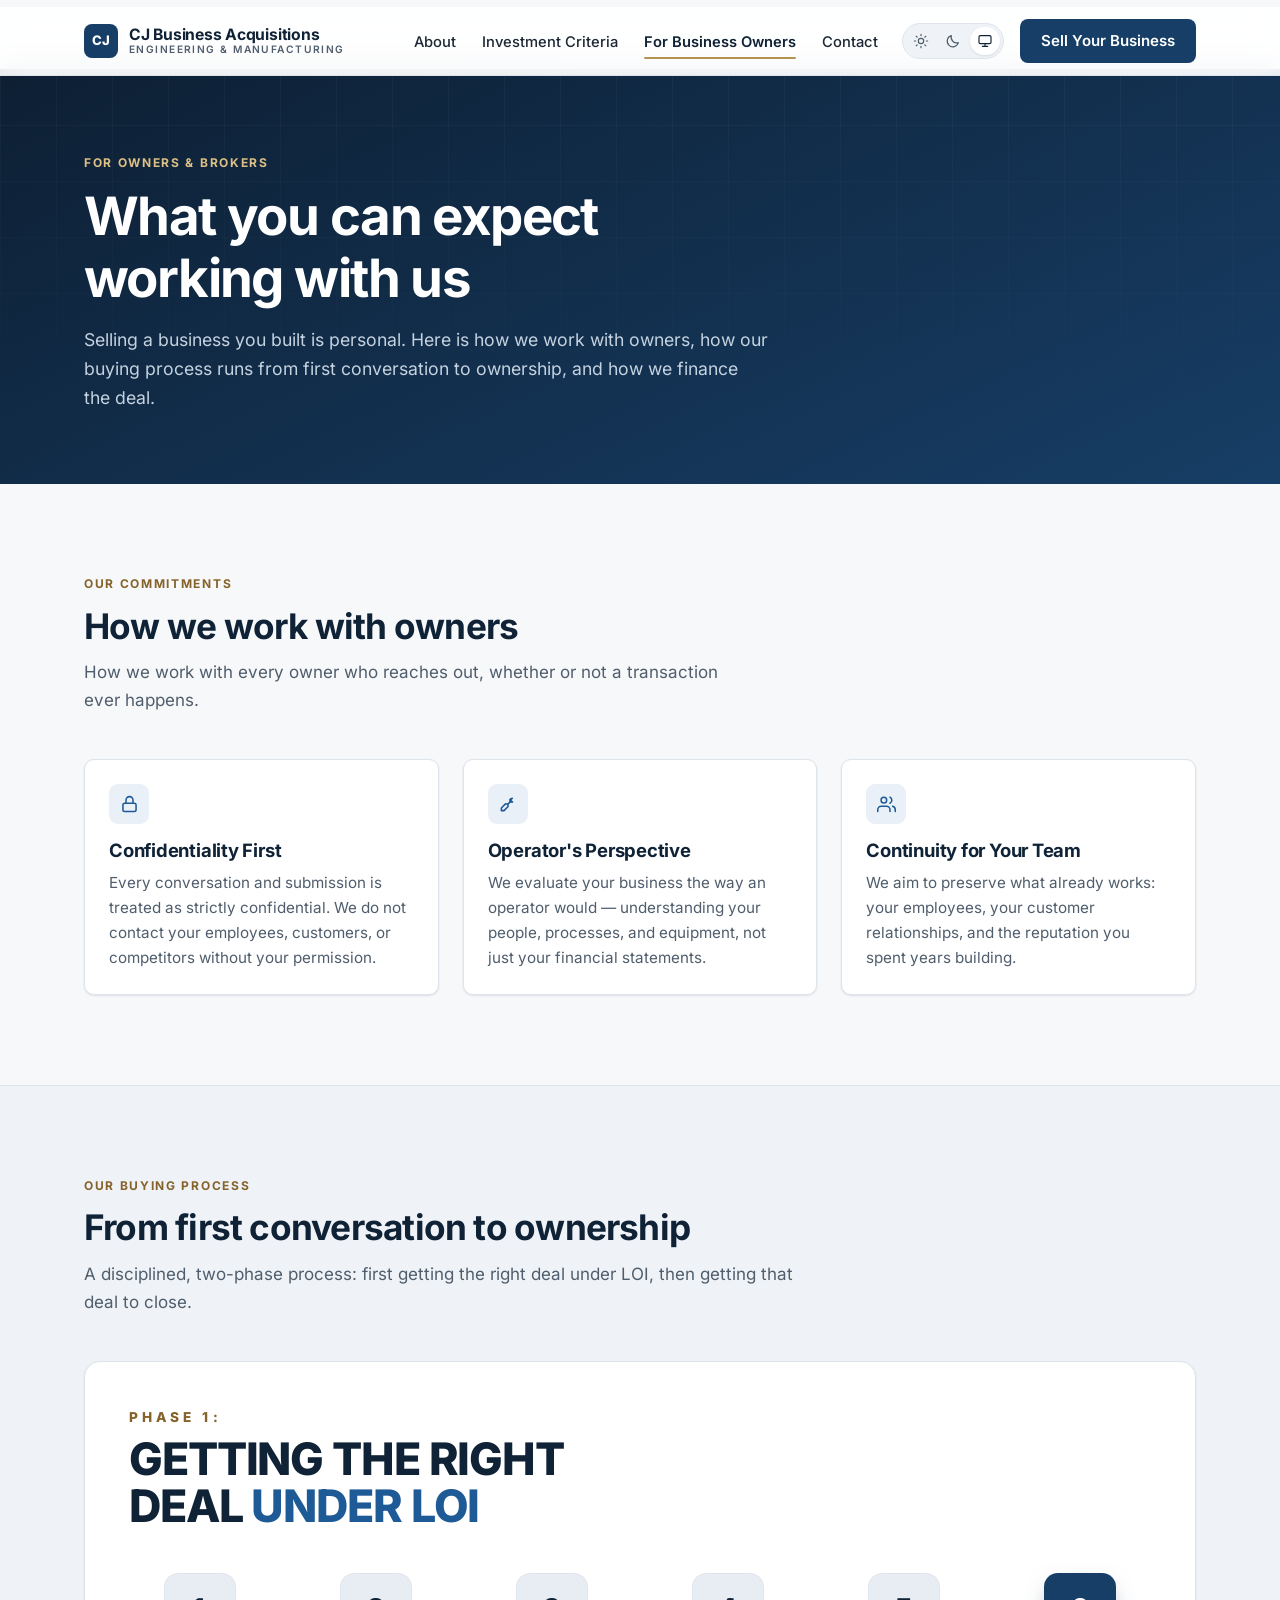
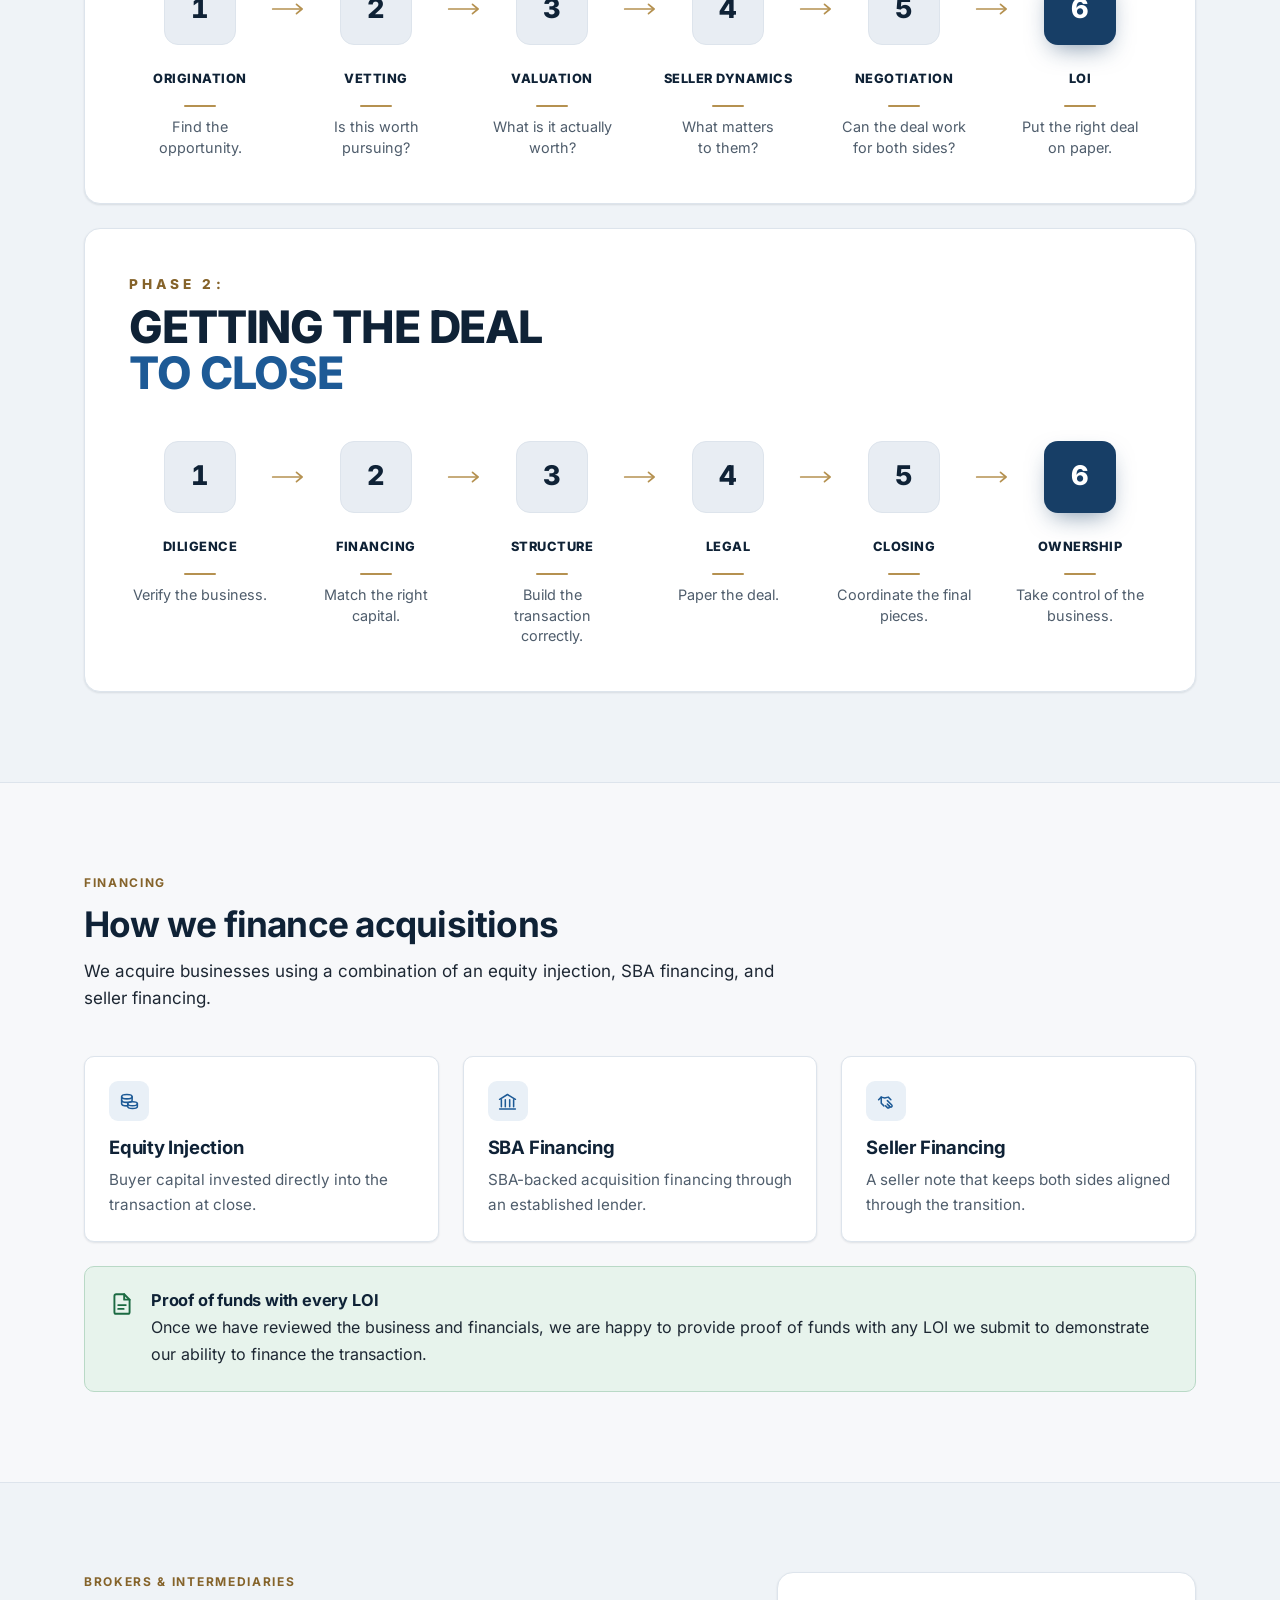
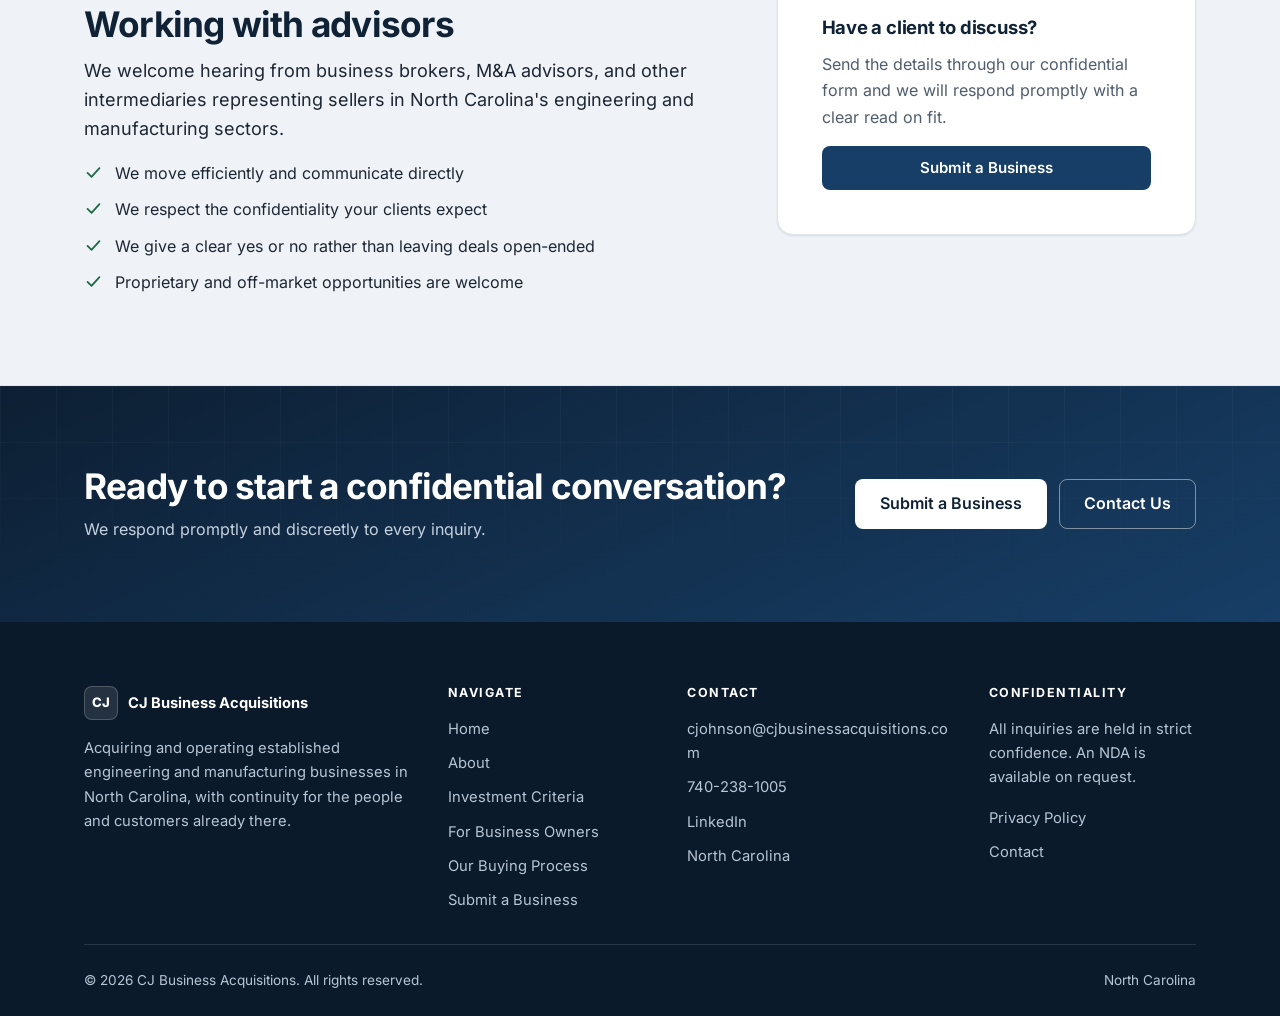
<file: buying-process.html>
<!DOCTYPE html>
<html lang="en">
<head>
<meta charset="utf-8">
<title>Our Buying Process | CJ Business Acquisitions</title>
<meta name="robots" content="noindex">
<link rel="canonical" href="https://www.cjbusinessacquisitions.com/for-business-owners.html#buying-process">
<meta http-equiv="refresh" content="0; url=/for-business-owners.html#buying-process">
</head>
<body>
<p>This page has moved to <a href="/for-business-owners.html#buying-process">For Business Owners</a>.</p>
</body>
</html>
</file>
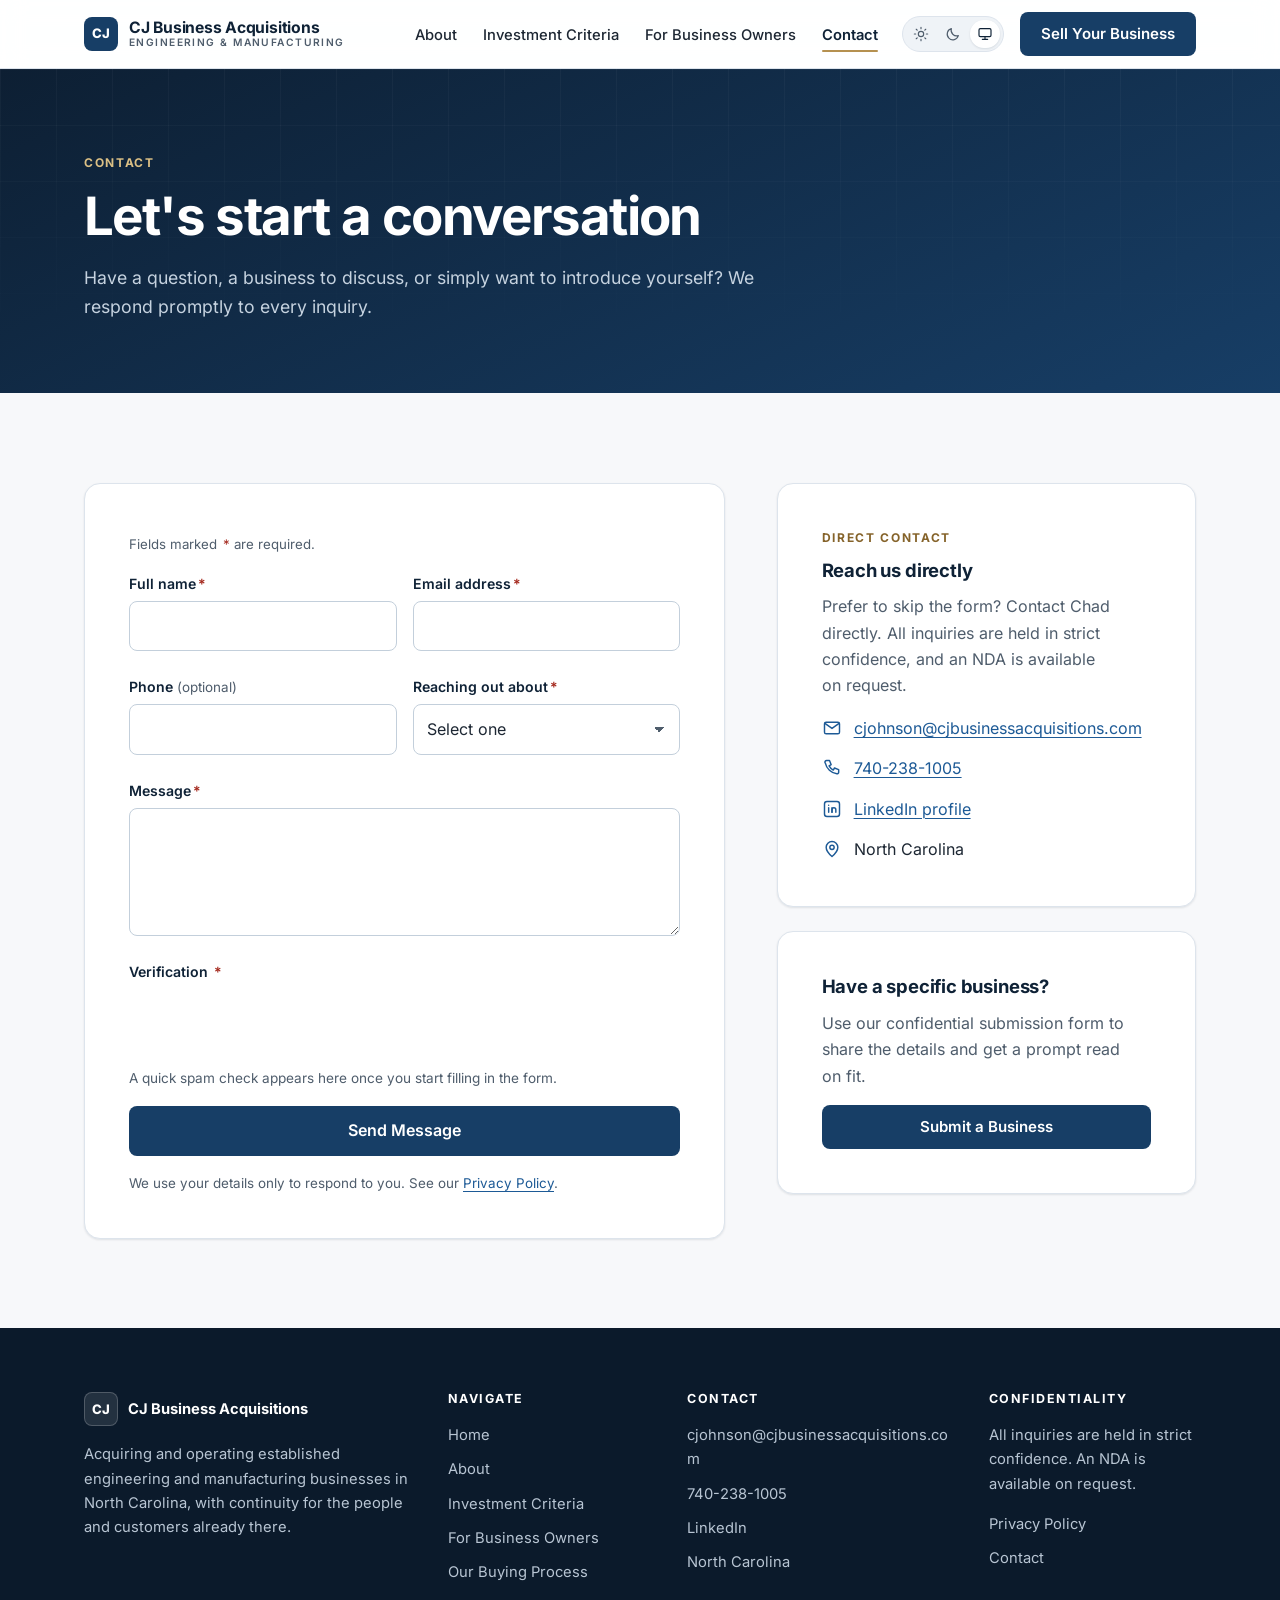
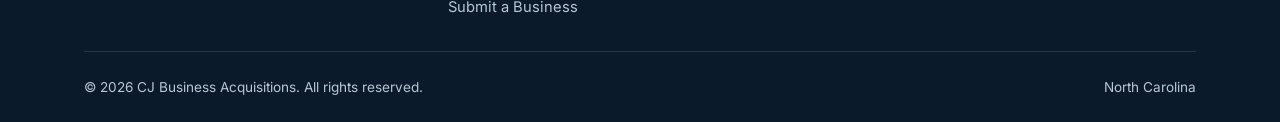
<file: contact.html>
<!DOCTYPE html>
<html lang="en" data-theme-pref="system">
<head>
<meta charset="utf-8">
<meta name="viewport" content="width=device-width, initial-scale=1">
<title>Contact | CJ Business Acquisitions</title>
<meta name="description" content="Contact CJ Business Acquisitions about an acquisition opportunity in North Carolina's engineering and manufacturing sectors.">
<meta name="robots" content="index,follow">
<link rel="canonical" href="https://www.cjbusinessacquisitions.com/contact.html">
<meta name="color-scheme" content="light dark">
<meta name="theme-color" content="#0d1f33">
<meta name="format-detection" content="telephone=no">
<link rel="icon" href="/favicon.svg" type="image/svg+xml">
<link rel="apple-touch-icon" href="/apple-touch-icon.png">
<link rel="preload" href="/inter-var-latin.woff2" as="font" type="font/woff2" crossorigin>
<meta property="og:type" content="website">
<meta property="og:site_name" content="CJ Business Acquisitions">
<meta property="og:title" content="Contact | CJ Business Acquisitions">
<meta property="og:description" content="Contact CJ Business Acquisitions about an acquisition opportunity in North Carolina's engineering and manufacturing sectors.">
<meta property="og:url" content="https://www.cjbusinessacquisitions.com/contact.html">
<meta property="og:image" content="https://www.cjbusinessacquisitions.com/og-image.jpg">
<meta property="og:image:width" content="1200">
<meta property="og:image:height" content="630">
<meta property="og:image:alt" content="CJ Business Acquisitions: acquiring established engineering and manufacturing businesses in North Carolina">
<meta name="twitter:card" content="summary_large_image">
<script>(function(){var d=document.documentElement,p='system';try{p=localStorage.getItem('theme')||'system'}catch(e){}if(p!=='light'&&p!=='dark')p='system';var dark=p==='dark'||(p==='system'&&window.matchMedia&&matchMedia('(prefers-color-scheme: dark)').matches);d.setAttribute('data-theme',dark?'dark':'light');d.setAttribute('data-theme-pref',p)})();</script>
<style>@font-face{font-family:"Inter";font-style:normal;font-weight:100 900;font-display:swap;src:url("/inter-var-latin.woff2") format("woff2");unicode-range:U+0000-00FF,U+0131,U+0152-0153,U+02BB-02BC,U+02C6,U+02DA,U+02DC,U+0304,U+0308,U+0329,U+2000-206F,U+20AC,U+2122,U+2191,U+2193,U+2212,U+2215,U+FEFF,U+FFFD}

/* ---------- Tokens: light (default) ---------- */
:root{
  color-scheme:light;
  --bg:#f7f8fa; --surface:#ffffff; --surface-2:#eff3f7; --sunken:#e8edf3;
  --border:#dde4ec; --border-strong:#c3cfdb;
  --text:#1d2733; --muted:#4f5d6c; --heading:#0f2236;
  --brand:#173e66; --brand-hover:#1f5185; --on-brand:#ffffff;
  --link:#1d5a96; --accent:#85632a; --accent-line:#b59150;
  --icon-bg:#e9f0f7; --icon-fg:#1d5a96;
  --focus:#2563c9;
  --success:#1b6a42; --success-bg:#e7f3ec; --success-border:#b9d9c6;
  --danger:#a4271c; --danger-bg:#fcecea; --danger-border:#efc2bc;
  --hero-1:#0d1f33; --hero-2:#173e66; --on-hero:#ffffff; --on-hero-muted:#c5d2df; --hero-accent:#dcc085;
  --hero-card:rgba(255,255,255,.06); --hero-border:rgba(255,255,255,.16);
  --footer-bg:#0b1a2b; --footer-text:#b8c5d3; --footer-heading:#ffffff; --footer-border:rgba(255,255,255,.12);
  --shadow-sm:0 1px 2px rgba(15,34,54,.06),0 1px 3px rgba(15,34,54,.05);
  --shadow:0 6px 24px -8px rgba(15,34,54,.14),0 2px 6px rgba(15,34,54,.05);
  --header-bg:rgba(255,255,255,.9);
  --radius-sm:6px; --radius:10px; --radius-lg:16px;
  --s1:4px; --s2:8px; --s3:12px; --s4:16px; --s5:24px; --s6:32px; --s7:48px; --s8:64px; --s9:96px;
  --max:1160px; --header-h:68px;
  --font:"Inter",ui-sans-serif,system-ui,-apple-system,"Segoe UI",Roboto,"Helvetica Neue",Arial,sans-serif;
}
/* ---------- Tokens: dark ---------- */
:root[data-theme="dark"]{
  color-scheme:dark;
  --bg:#0b121b; --surface:#111a25; --surface-2:#0e1721; --sunken:#0a1118;
  --border:#223142; --border-strong:#304359;
  --text:#d6dee7; --muted:#9fadbd; --heading:#f1f5f9;
  --brand:#2b67a6; --brand-hover:#3777bb; --on-brand:#ffffff;
  --link:#8ebdee; --accent:#d4b36f; --accent-line:#b59150;
  --icon-bg:#16273a; --icon-fg:#8ebdee;
  --focus:#8ebdee;
  --success:#86d2a8; --success-bg:#0f241a; --success-border:#23503a;
  --danger:#f3a59c; --danger-bg:#2a1413; --danger-border:#5c2a24;
  --hero-1:#08121d; --hero-2:#11304f;
  --hero-card:rgba(255,255,255,.05); --hero-border:rgba(255,255,255,.13);
  --footer-bg:#070e16; --footer-border:rgba(255,255,255,.09);
  --shadow-sm:0 1px 2px rgba(0,0,0,.4);
  --shadow:0 8px 28px -10px rgba(0,0,0,.6),0 2px 6px rgba(0,0,0,.35);
  --header-bg:rgba(13,20,30,.88);
}
/* No-JS fallback: follow the OS setting */
@media (prefers-color-scheme:dark){
  :root:not([data-theme]){
    color-scheme:dark;
    --bg:#0b121b; --surface:#111a25; --surface-2:#0e1721; --sunken:#0a1118;
    --border:#223142; --border-strong:#304359;
    --text:#d6dee7; --muted:#9fadbd; --heading:#f1f5f9;
    --brand:#2b67a6; --brand-hover:#3777bb;
    --link:#8ebdee; --accent:#d4b36f;
    --icon-bg:#16273a; --icon-fg:#8ebdee; --focus:#8ebdee;
    --success:#86d2a8; --success-bg:#0f241a; --success-border:#23503a;
    --danger:#f3a59c; --danger-bg:#2a1413; --danger-border:#5c2a24;
    --hero-1:#08121d; --hero-2:#11304f; --footer-bg:#070e16;
    --header-bg:rgba(13,20,30,.88);
  }
}

/* ---------- Base ---------- */
*,*::before,*::after{box-sizing:border-box}
html{-webkit-text-size-adjust:100%;text-size-adjust:100%;scroll-padding-top:calc(var(--header-h) + 16px)}
body{margin:0;background:var(--bg);color:var(--text);font-family:var(--font);font-size:1rem;line-height:1.65;-webkit-font-smoothing:antialiased;text-rendering:optimizeLegibility;font-feature-settings:"cv11","ss03"}
img,svg{display:block;max-width:100%}
h1,h2,h3,h4{color:var(--heading);margin:0 0 var(--s3);line-height:1.18;font-weight:700;letter-spacing:-.022em;text-wrap:balance}
h1{font-size:clamp(2.05rem,1.3rem + 3vw,3.3rem);letter-spacing:-.03em}
h2{font-size:clamp(1.6rem,1.2rem + 1.5vw,2.2rem)}
h3{font-size:1.15rem;letter-spacing:-.012em}
p{margin:0 0 var(--s4);color:var(--muted);text-wrap:pretty}
p:last-child{margin-bottom:0}
strong{color:var(--heading);font-weight:650}
a{color:var(--link);text-decoration-thickness:1px;text-underline-offset:3px}
a:hover{text-decoration-thickness:2px}
ul,ol{margin:0;padding:0}
.lede{font-size:1.125rem;color:var(--text);line-height:1.6}
.eyebrow{display:block;font-size:.75rem;font-weight:700;letter-spacing:.14em;text-transform:uppercase;color:var(--accent);margin-bottom:var(--s3)}
.num{font-variant-numeric:tabular-nums}
.visually-hidden{position:absolute!important;width:1px;height:1px;padding:0;margin:-1px;overflow:hidden;clip:rect(0,0,0,0);white-space:nowrap;border:0}
.container{width:100%;max-width:var(--max);margin:0 auto;padding:0 var(--s5)}
@media (max-width:600px){.container{padding:0 18px}}
.measure{max-width:68ch}

/* Focus: always visible for keyboard users */
:focus{outline:none}
:focus-visible{outline:3px solid var(--focus);outline-offset:3px;border-radius:4px}
.skip-link{position:absolute;left:var(--s4);top:-60px;z-index:200;background:var(--brand);color:var(--on-brand);padding:10px 16px;border-radius:var(--radius-sm);font-weight:600;text-decoration:none;transition:top .15s}
.skip-link:focus{top:var(--s3)}

/* ---------- Header ---------- */
.site-header{position:sticky;top:0;z-index:100;background:var(--header-bg);-webkit-backdrop-filter:saturate(160%) blur(12px);backdrop-filter:saturate(160%) blur(12px);border-bottom:1px solid var(--border)}
.header-inner{display:flex;align-items:center;justify-content:space-between;gap:var(--s5);height:var(--header-h)}
.brand{display:flex;align-items:center;gap:11px;text-decoration:none;color:var(--heading);flex-shrink:0}
.brand-mark{width:34px;height:34px;border-radius:8px;background:var(--brand);color:#fff;display:grid;place-items:center;font-weight:800;font-size:.82rem;letter-spacing:.03em}
.brand-name{display:flex;flex-direction:column;line-height:1.15}
.brand-name b{font-size:.98rem;font-weight:700;letter-spacing:-.015em}
.brand-name span{font-size:.64rem;letter-spacing:.14em;text-transform:uppercase;color:var(--muted);font-weight:600}
.nav{display:flex;align-items:center;gap:var(--s5)}
.nav-links{display:flex;align-items:center;gap:26px;list-style:none}
.nav-links a{color:var(--text);text-decoration:none;font-size:.92rem;font-weight:500;padding:6px 0;position:relative}
.nav-links a:hover{color:var(--link)}
.nav-links a[aria-current="page"]{color:var(--heading);font-weight:600}
.nav-links a[aria-current="page"]::after{content:"";position:absolute;left:0;right:0;bottom:-2px;height:2px;border-radius:2px;background:var(--accent-line)}
.nav-toggle{display:none;align-items:center;justify-content:center;width:44px;height:44px;margin-right:-10px;border:0;background:none;color:var(--heading);border-radius:8px;cursor:pointer}
.nav-toggle svg{width:24px;height:24px}
.nav-toggle .icon-close{display:none}
.nav-toggle[aria-expanded="true"] .icon-open{display:none}
.nav-toggle[aria-expanded="true"] .icon-close{display:block}
.nav-extra{display:flex;align-items:center;gap:var(--s4)}

/* Theme switch: segmented control */
.theme-switch{display:inline-flex;padding:3px;gap:2px;border:1px solid var(--border);border-radius:999px;background:var(--surface-2)}
.theme-switch button{display:grid;place-items:center;width:30px;height:28px;border:0;border-radius:999px;background:transparent;color:var(--muted);cursor:pointer;transition:background .15s,color .15s}
.theme-switch button svg{width:16px;height:16px}
.theme-switch button:hover{color:var(--heading)}
.theme-switch button[aria-pressed="true"]{background:var(--surface);color:var(--heading);box-shadow:var(--shadow-sm)}
.theme-label{display:none;font-size:.8rem;font-weight:600;color:var(--muted);margin-right:var(--s2)}

@media (max-width:980px){
  .nav-toggle{display:inline-flex}
  .nav{position:fixed;inset:var(--header-h) 0 auto 0;flex-direction:column;align-items:stretch;gap:0;padding:var(--s2) var(--s5) var(--s5);background:var(--surface);border-bottom:1px solid var(--border);box-shadow:var(--shadow);max-height:calc(100dvh - var(--header-h));overflow-y:auto;visibility:hidden;opacity:0;transform:translateY(-6px);transition:opacity .16s,transform .16s,visibility 0s .16s}
  .nav.open{visibility:visible;opacity:1;transform:none;transition:opacity .16s,transform .16s}
  .nav-links{flex-direction:column;align-items:stretch;gap:0}
  .nav-links a{display:block;padding:14px 2px;border-bottom:1px solid var(--border);font-size:1rem}
  .nav-links a[aria-current="page"]::after{display:none}
  .nav-extra{flex-direction:column-reverse;align-items:stretch;gap:var(--s4);padding-top:var(--s4)}
  .nav-extra .btn{width:100%}
  .theme-row{display:flex;align-items:center;justify-content:space-between}
  .theme-label{display:inline}
}

/* ---------- Buttons ---------- */
.btn{--btn-bg:var(--brand);--btn-fg:var(--on-brand);--btn-border:transparent;display:inline-flex;align-items:center;justify-content:center;gap:8px;min-height:44px;padding:11px 20px;border-radius:8px;border:1.5px solid var(--btn-border);background:var(--btn-bg);color:var(--btn-fg);font:inherit;font-size:.94rem;font-weight:600;line-height:1.2;text-decoration:none;cursor:pointer;transition:background-color .15s,border-color .15s,color .15s,box-shadow .15s}
.btn svg{width:18px;height:18px}
.btn:hover{--btn-bg:var(--brand-hover)}
.btn-lg{min-height:50px;padding:13px 24px;font-size:1rem}
.btn-block{width:100%}
.btn-secondary{--btn-bg:transparent;--btn-fg:var(--heading);--btn-border:var(--border-strong)}
.btn-secondary:hover{--btn-bg:var(--surface-2);--btn-border:var(--heading)}
.btn-light{--btn-bg:#ffffff;--btn-fg:#0f2236}
.btn-light:hover{--btn-bg:#e8eef5}
.btn-ghost-light{--btn-bg:transparent;--btn-fg:#ffffff;--btn-border:rgba(255,255,255,.45)}
.btn-ghost-light:hover{--btn-bg:rgba(255,255,255,.1);--btn-border:#ffffff}
.btn[disabled]{opacity:.65;cursor:progress}
.text-link{display:inline-flex;align-items:center;gap:6px;font-weight:600;text-decoration:none}
.text-link svg{width:17px;height:17px;transition:transform .15s}
.text-link:hover svg{transform:translateX(3px)}

/* ---------- Hero ---------- */
.hero,.page-hero,.cta-band{background:linear-gradient(155deg,var(--hero-1) 0%,var(--hero-2) 100%);color:var(--on-hero);position:relative;overflow:hidden}
.hero::before,.page-hero::before,.cta-band::before{content:"";position:absolute;inset:0;pointer-events:none;background-image:linear-gradient(rgba(255,255,255,.035) 1px,transparent 1px),linear-gradient(90deg,rgba(255,255,255,.035) 1px,transparent 1px);background-size:56px 56px;-webkit-mask-image:linear-gradient(180deg,#000 0%,transparent 90%);mask-image:linear-gradient(180deg,#000 0%,transparent 90%)}
.hero > *,.page-hero > *,.cta-band > *{position:relative}
.hero h1,.page-hero h1,.cta-band h2{color:var(--on-hero)}
.hero .eyebrow,.page-hero .eyebrow{color:var(--hero-accent)}
.hero{padding:clamp(56px,8vw,104px) 0 clamp(56px,8vw,96px)}
.hero-grid{display:grid;grid-template-columns:minmax(0,1.35fr) minmax(0,.9fr);gap:clamp(32px,5vw,64px);align-items:center}
.hero-lead{font-size:clamp(1.05rem,1rem + .35vw,1.2rem);color:var(--on-hero-muted);max-width:40rem;margin-bottom:var(--s6)}
.hero-actions{display:flex;flex-wrap:wrap;gap:var(--s3)}
.hero-panel{background:var(--hero-card);border:1px solid var(--hero-border);border-radius:var(--radius-lg);padding:var(--s6)}
.hero-panel h2{color:var(--on-hero);font-size:1.05rem;letter-spacing:0;margin-bottom:var(--s4)}
.hero-panel ul{list-style:none;display:grid;gap:var(--s4)}
.hero-panel li{display:flex;gap:12px;color:var(--on-hero-muted);font-size:.95rem;line-height:1.5}
.hero-panel li svg{width:20px;height:20px;flex-shrink:0;margin-top:1px;color:var(--hero-accent)}
.hero-panel li b{display:block;color:var(--on-hero);font-weight:600}
@media (max-width:900px){.hero-grid{grid-template-columns:1fr}}
.page-hero{padding:clamp(48px,7vw,84px) 0 clamp(44px,6vw,72px)}
.page-hero h1{max-width:22ch;margin-bottom:var(--s4)}
.page-hero p{color:var(--on-hero-muted);font-size:1.1rem;max-width:44rem;margin:0}
.hero a:not(.btn),.page-hero a:not(.btn),.cta-band a:not(.btn){color:#fff}

/* ---------- Sections ---------- */
.section{padding:clamp(56px,7vw,96px) 0}
.section-alt{background:var(--surface-2);border-block:1px solid var(--border)}
.section-tight{padding:clamp(36px,5vw,56px) 0}
.section-head{max-width:46rem;margin-bottom:clamp(28px,4vw,44px)}
.section-head p{font-size:1.06rem}
.section-head.center{margin-inline:auto;text-align:center}

/* ---------- Grids ---------- */
.grid{display:grid;gap:var(--s5)}
.grid-2{grid-template-columns:repeat(2,minmax(0,1fr))}
.grid-3{grid-template-columns:repeat(3,minmax(0,1fr))}
.grid-4{grid-template-columns:repeat(4,minmax(0,1fr))}
@media (max-width:980px){.grid-4{grid-template-columns:repeat(2,minmax(0,1fr))}.grid-3{grid-template-columns:repeat(2,minmax(0,1fr))}}
@media (max-width:640px){.grid-2,.grid-3,.grid-4{grid-template-columns:1fr}}
.split{display:grid;grid-template-columns:minmax(0,1.3fr) minmax(0,.85fr);gap:clamp(28px,4vw,56px);align-items:start}
.split > *{min-width:0}
@media (max-width:900px){.split{grid-template-columns:1fr}}

/* ---------- Cards ---------- */
.card{background:var(--surface);border:1px solid var(--border);border-radius:var(--radius);padding:var(--s5);box-shadow:var(--shadow-sm);transition:border-color .15s,box-shadow .15s}
.card:hover{border-color:var(--border-strong);box-shadow:var(--shadow)}
.card h3{margin-bottom:var(--s2)}
.card p{font-size:.95rem}
.card-icon{width:40px;height:40px;border-radius:9px;background:var(--icon-bg);color:var(--icon-fg);display:grid;place-items:center;margin-bottom:var(--s4)}
.card-icon svg{width:21px;height:21px}
.card-index{display:block;font-size:.78rem;font-weight:700;letter-spacing:.12em;color:var(--accent);margin-bottom:var(--s2)}
.panel{background:var(--surface);border:1px solid var(--border);border-radius:var(--radius-lg);padding:clamp(24px,4vw,44px);box-shadow:var(--shadow-sm)}

/* ---------- Stats ---------- */
.stats{display:grid;grid-template-columns:repeat(4,minmax(0,1fr));border:1px solid var(--border);border-radius:var(--radius-lg);background:var(--surface);overflow:hidden}
.stat{padding:var(--s5) var(--s5) 22px;border-left:1px solid var(--border)}
.stat:first-child{border-left:0}
.stat dt{font-size:.8rem;color:var(--muted);font-weight:600;letter-spacing:.02em;margin-top:6px}
.stat dd{margin:0;font-size:clamp(1.5rem,1.1rem + 1.3vw,2rem);font-weight:750;color:var(--heading);letter-spacing:-.03em;line-height:1.1;font-variant-numeric:tabular-nums}
.stat{display:flex;flex-direction:column-reverse;justify-content:flex-end}
@media (max-width:820px){.stats{grid-template-columns:repeat(2,minmax(0,1fr))}.stat:nth-child(3){border-left:0}.stat:nth-child(n+3){border-top:1px solid var(--border)}}

/* ---------- Criteria (definition list) ---------- */
.criteria{margin:0;border-top:1px solid var(--border)}
.criteria > div{display:grid;grid-template-columns:minmax(0,1fr) minmax(0,auto);align-items:baseline;gap:var(--s4);padding:15px 2px;border-bottom:1px solid var(--border)}
.criteria dt{font-size:.92rem;color:var(--muted);font-weight:500}
.criteria dd{margin:0;font-weight:650;color:var(--heading);text-align:right;font-variant-numeric:tabular-nums;max-width:22ch}
@media (max-width:420px){.criteria > div{grid-template-columns:1fr;gap:2px}.criteria dd{text-align:left;max-width:none}}
.note{font-size:.9rem;margin-top:var(--s4)}

/* ---------- Lists ---------- */
.check-list{list-style:none;display:grid;gap:10px}
.check-list li{display:flex;gap:12px;align-items:flex-start;color:var(--text)}
.check-list svg{width:19px;height:19px;flex-shrink:0;margin-top:3px;color:var(--success)}
.contact-list{list-style:none;display:grid;gap:14px}
.contact-list li{display:flex;gap:12px;align-items:center;min-width:0}
.contact-list a,.site-footer a[href^="mailto"]{overflow-wrap:anywhere}
.contact-list svg{width:20px;height:20px;color:var(--icon-fg);flex-shrink:0}
.steps-mini{list-style:none;counter-reset:s;display:grid;gap:var(--s4)}
.steps-mini li{counter-increment:s;display:grid;grid-template-columns:30px 1fr;gap:12px;font-size:.94rem;color:var(--muted)}
.steps-mini li::before{content:counter(s);width:28px;height:28px;border-radius:50%;background:var(--icon-bg);color:var(--icon-fg);font-weight:700;font-size:.82rem;display:grid;place-items:center}
.steps-mini b{display:block;color:var(--heading);font-weight:600}

/* ---------- Profile ---------- */
.profile{background:var(--surface);border:1px solid var(--border);border-radius:var(--radius-lg);overflow:hidden;box-shadow:var(--shadow-sm)}
.profile-top{background:linear-gradient(155deg,var(--hero-1),var(--hero-2));padding:var(--s6) var(--s6) var(--s5);color:#fff;display:flex;gap:var(--s4);align-items:center}
.avatar{width:64px;height:64px;border-radius:14px;background:rgba(255,255,255,.12);border:1px solid rgba(255,255,255,.25);display:grid;place-items:center;font-weight:800;font-size:1.3rem;color:#fff;flex-shrink:0}
.profile-top h3{color:#fff;margin:0}
.profile-top p{color:var(--on-hero-muted);margin:0;font-size:.9rem}
.profile dl{margin:0;padding:var(--s2) var(--s6) var(--s5)}
.profile dl div{padding:12px 0;border-bottom:1px solid var(--border)}
.profile dl div:last-child{border-bottom:0}
.profile dt{font-size:.74rem;text-transform:uppercase;letter-spacing:.1em;color:var(--muted);font-weight:700}
.profile dd{margin:2px 0 0;color:var(--heading);font-weight:550;font-size:.95rem}

.quote{margin:0;padding:var(--s5) var(--s6);border-left:3px solid var(--accent-line);background:var(--surface);border-radius:0 var(--radius) var(--radius) 0;font-size:clamp(1.1rem,1rem + .5vw,1.35rem);line-height:1.5;color:var(--heading);font-weight:550;letter-spacing:-.01em}

/* ---------- Callout ---------- */
.callout{display:flex;gap:var(--s4);align-items:flex-start;padding:var(--s5);border-radius:var(--radius);background:var(--success-bg);border:1px solid var(--success-border);margin-top:var(--s5)}
.callout svg{width:26px;height:26px;flex-shrink:0;color:var(--success)}
.callout h3{font-size:1.02rem;margin-bottom:4px}
.callout p{color:var(--text);margin:0}
.callout-info{background:var(--icon-bg);border-color:var(--border)}
.callout-info svg{color:var(--icon-fg)}
.callout-top{margin:0 0 var(--s5)}

/* ---------- Buying-process timeline ---------- */
.phase + .phase{margin-top:var(--s5)}
.phase-label{display:block;text-transform:uppercase;letter-spacing:.3em;font-weight:800;font-size:.85rem;color:var(--accent);margin-bottom:var(--s2)}
.phase-title{font-size:clamp(1.7rem,1.1rem + 2.6vw,2.8rem);font-weight:800;text-transform:uppercase;letter-spacing:-.025em;line-height:1.04;margin-bottom:clamp(28px,4vw,44px)}
.phase-title .hl{color:var(--link)}
.timeline{list-style:none;display:flex;align-items:flex-start}
.timeline .step{flex:1 1 0;min-width:0;display:flex;flex-direction:column;align-items:center;text-align:center}
.timeline .box{width:72px;height:72px;border-radius:14px;background:var(--sunken);border:1px solid var(--border);display:grid;place-items:center;font-size:1.7rem;font-weight:800;color:var(--heading);font-variant-numeric:tabular-nums}
.timeline .final .box{background:var(--brand);border-color:transparent;color:#fff;box-shadow:0 10px 24px -8px rgba(23,62,102,.55)}
.timeline .arrow{flex:0 0 34px;height:72px;display:grid;place-items:center;color:var(--accent-line)}
.timeline .arrow svg{width:34px;height:14px}
.timeline h4{margin:18px 0 0;font-size:.8rem;font-weight:800;text-transform:uppercase;letter-spacing:.04em;min-height:2.5em;display:flex;align-items:center;justify-content:center;line-height:1.25}
.timeline .rule{width:32px;height:2px;border-radius:2px;background:var(--accent-line);margin:10px 0}
.timeline p{font-size:.9rem;line-height:1.45;margin:0;padding:0 4px}
@media (max-width:860px){
  .timeline{flex-direction:column;align-items:stretch}
  .timeline .step{flex-direction:row;align-items:center;text-align:left;gap:16px}
  .timeline .box{width:56px;height:56px;font-size:1.35rem;border-radius:12px;flex-shrink:0}
  .timeline .step-text{display:flex;flex-direction:column;align-items:flex-start}
  .timeline h4{margin:0;min-height:0;justify-content:flex-start}
  .timeline .rule{margin:7px 0}
  .timeline p{padding:0}
  .timeline .arrow{flex:0 0 auto;width:56px;height:30px;transform:rotate(90deg)}
  .timeline .arrow svg{width:22px}
}
@media (min-width:861px){.timeline .step-text{display:contents}}

/* ---------- CTA band ---------- */
.cta-band{padding:clamp(52px,7vw,80px) 0}
.cta-inner{display:flex;align-items:center;justify-content:space-between;gap:var(--s6);flex-wrap:wrap}
.cta-inner h2{margin-bottom:var(--s2)}
.cta-inner p{color:var(--on-hero-muted);margin:0;max-width:36rem}

/* ---------- Forms ---------- */
.form-grid{display:grid;grid-template-columns:repeat(2,minmax(0,1fr));gap:var(--s5) var(--s4)}
.field{display:flex;flex-direction:column;min-width:0}
.field.full{grid-column:1 / -1}
@media (max-width:620px){.form-grid{grid-template-columns:1fr}}
.field label,.fieldset-label{font-size:.88rem;font-weight:600;color:var(--heading);margin-bottom:6px}
.req{color:var(--danger);margin-left:2px}
.opt{font-weight:400;color:var(--muted);font-size:.84rem}
.hint{font-size:.83rem;color:var(--muted);margin-top:6px}
input,select,textarea{width:100%;font:inherit;font-size:1rem;color:var(--text);background:var(--surface);border:1.5px solid var(--border-strong);border-radius:8px;padding:11px 13px;min-height:46px;transition:border-color .15s,box-shadow .15s}
textarea{min-height:128px;resize:vertical;line-height:1.55}
select{appearance:none;-webkit-appearance:none;padding-right:40px;background-image:linear-gradient(45deg,transparent 50%,var(--muted) 50%),linear-gradient(135deg,var(--muted) 50%,transparent 50%);background-position:calc(100% - 20px) 50%,calc(100% - 15px) 50%;background-size:5px 5px,5px 5px;background-repeat:no-repeat}
input::placeholder,textarea::placeholder{color:var(--muted);opacity:.85}
input:hover,select:hover,textarea:hover{border-color:var(--muted)}
input:focus-visible,select:focus-visible,textarea:focus-visible{outline:none;border-color:var(--focus);box-shadow:0 0 0 3px color-mix(in srgb,var(--focus) 28%,transparent)}
[aria-invalid="true"]{border-color:var(--danger)!important}
.field-error{display:flex;gap:6px;align-items:flex-start;font-size:.85rem;color:var(--danger);margin-top:6px;font-weight:500}
.field-error svg{width:16px;height:16px;flex-shrink:0;margin-top:2px}
.field-error[hidden]{display:none}
.hp{position:absolute!important;left:-10000px!important;width:1px;height:1px;overflow:hidden}
.form-foot{margin-top:var(--s5);display:grid;gap:var(--s4)}
.captcha{min-height:78px;display:flex;align-items:center}
.captcha-note{font-size:.85rem;color:var(--muted);margin:0}
.form-legal{font-size:.84rem;color:var(--muted);margin:0}
.alert{display:flex;gap:12px;align-items:flex-start;padding:14px 16px;border-radius:var(--radius);border:1px solid;font-size:.94rem;line-height:1.5}
.alert svg{width:20px;height:20px;flex-shrink:0;margin-top:1px}
.alert p{margin:0;color:inherit}
.alert ul{margin:6px 0 0 18px;padding:0}
.alert a{color:inherit;font-weight:600}
.alert-error{background:var(--danger-bg);border-color:var(--danger-border);color:var(--danger)}
.alert-success{background:var(--success-bg);border-color:var(--success-border);color:var(--success)}
.alert-info{background:var(--surface-2);border-color:var(--border);color:var(--text)}
.alert[hidden]{display:none}
.form-success{text-align:center;padding:clamp(24px,5vw,48px) var(--s4)}
.form-success .success-icon{width:56px;height:56px;margin:0 auto var(--s4);color:var(--success)}
.form-success .success-icon svg{width:56px;height:56px}
.form-success[hidden]{display:none}
.aside-stack{display:grid;gap:var(--s5)}
.aside-stack h2{font-size:1.15rem;letter-spacing:-.01em}

/* ---------- Prose (privacy) ---------- */
.prose{max-width:72ch}
.prose h2{font-size:1.35rem;margin-top:var(--s7)}
.prose h2:first-child{margin-top:0}
.prose ul{margin:0 0 var(--s4) 1.2rem;color:var(--muted)}
.prose li{margin-bottom:6px}

/* ---------- 404 ---------- */
.notfound{min-height:52vh;display:grid;place-items:center;text-align:center}
.notfound .code{font-size:.8rem;letter-spacing:.2em;font-weight:700;color:var(--accent)}
.notfound .actions{display:flex;flex-wrap:wrap;gap:var(--s3);justify-content:center;margin-top:var(--s5)}

/* ---------- Footer ---------- */
.site-footer{background:var(--footer-bg);color:var(--footer-text);padding:var(--s8) 0 var(--s5);font-size:.92rem}
.site-footer a{color:var(--footer-text);text-decoration:none}
.site-footer a:hover{color:#fff;text-decoration:underline}
.site-footer p{color:var(--footer-text)}
.footer-grid{display:grid;grid-template-columns:1.6fr 1fr 1.3fr 1fr;gap:var(--s6);padding-bottom:var(--s6);border-bottom:1px solid var(--footer-border)}
@media (max-width:900px){.footer-grid{grid-template-columns:1fr 1fr}}
@media (max-width:560px){.footer-grid{grid-template-columns:1fr}}
.footer-grid h2{color:var(--footer-heading);font-size:.78rem;letter-spacing:.12em;text-transform:uppercase;margin-bottom:var(--s4)}
.footer-grid ul{list-style:none;display:grid;gap:10px}
.footer-brand{display:flex;align-items:center;gap:10px;margin-bottom:var(--s4);color:#fff;font-weight:700}
.footer-brand .brand-mark{background:rgba(255,255,255,.1);border:1px solid rgba(255,255,255,.2)}
.footer-bottom{display:flex;justify-content:space-between;flex-wrap:wrap;gap:var(--s3);padding-top:var(--s5);font-size:.85rem}

/* ---------- Motion ---------- */
@media (prefers-reduced-motion:reduce){
  *,*::before,*::after{animation-duration:.01ms!important;animation-iteration-count:1!important;transition-duration:.01ms!important;scroll-behavior:auto!important}
}
@media (prefers-reduced-motion:no-preference){html{scroll-behavior:smooth}}
@media print{.site-header,.site-footer,.cta-band,.nav-toggle{display:none!important}body{background:#fff;color:#000}}</style>
</head>
<body>
<a class="skip-link" href="#main">Skip to main content</a>
<header class="site-header">
  <div class="container header-inner">
    <a href="/" class="brand" aria-label="CJ Business Acquisitions, home">
      <span class="brand-mark" aria-hidden="true">CJ</span>
      <span class="brand-name" aria-hidden="true"><b>CJ Business Acquisitions</b><span>Engineering &amp; Manufacturing</span></span>
    </a>
    <button class="nav-toggle" type="button" aria-expanded="false" aria-controls="site-nav" aria-label="Open menu">
      <span class="icon-open"><svg viewBox="0 0 24 24" fill="none" stroke="currentColor" stroke-width="2" stroke-linecap="round" stroke-linejoin="round" aria-hidden="true" focusable="false"><path d="M4 7h16M4 12h16M4 17h16"/></svg></span><span class="icon-close"><svg viewBox="0 0 24 24" fill="none" stroke="currentColor" stroke-width="2" stroke-linecap="round" stroke-linejoin="round" aria-hidden="true" focusable="false"><path d="M6 6l12 12M18 6L6 18"/></svg></span>
    </button>
    <nav class="nav" id="site-nav" aria-label="Main">
      <ul class="nav-links">
        <li><a href="/about.html">About</a></li>
        <li><a href="/investment-criteria.html">Investment Criteria</a></li>
        <li><a href="/for-business-owners.html">For Business Owners</a></li>
        <li><a href="/contact.html" aria-current="page">Contact</a></li>
      </ul>
      <div class="nav-extra">
        <div class="theme-row"><span class="theme-label" aria-hidden="true">Theme</span><div class="theme-switch" role="group" aria-label="Color theme">
          <button type="button" data-theme-set="light" aria-pressed="false" title="Light theme"><svg viewBox="0 0 24 24" fill="none" stroke="currentColor" stroke-width="1.75" stroke-linecap="round" stroke-linejoin="round" aria-hidden="true" focusable="false"><circle cx="12" cy="12" r="4"/><path d="M12 2v2M12 20v2M4.9 4.9l1.4 1.4M17.7 17.7l1.4 1.4M2 12h2M20 12h2M4.9 19.1l1.4-1.4M17.7 6.3l1.4-1.4"/></svg><span class="visually-hidden">Light theme</span></button>
          <button type="button" data-theme-set="dark" aria-pressed="false" title="Dark theme"><svg viewBox="0 0 24 24" fill="none" stroke="currentColor" stroke-width="1.75" stroke-linecap="round" stroke-linejoin="round" aria-hidden="true" focusable="false"><path d="M20 14.5A8.5 8.5 0 019.5 4a8.5 8.5 0 1010.5 10.5z"/></svg><span class="visually-hidden">Dark theme</span></button>
          <button type="button" data-theme-set="system" aria-pressed="false" title="Match system"><svg viewBox="0 0 24 24" fill="none" stroke="currentColor" stroke-width="1.75" stroke-linecap="round" stroke-linejoin="round" aria-hidden="true" focusable="false"><rect x="3" y="4" width="18" height="12" rx="2"/><path d="M8 20h8M12 16v4"/></svg><span class="visually-hidden">Match system setting</span></button>
        </div></div>
        <a href="/submit-a-business.html" class="btn">Sell Your Business</a>
      </div>
    </nav>
  </div>
</header>
<main id="main" tabindex="-1">

<section class="page-hero">
  <div class="container">
    <span class="eyebrow">Contact</span>
    <h1>Let's start a conversation</h1>
    <p>Have a question, a business to discuss, or simply want to introduce yourself? We respond promptly to every inquiry.</p>
  </div>
</section>

<section class="section">
  <div class="container split">
    <div class="panel">
      <h2 class="visually-hidden">Contact form</h2>
      <form data-form action="https://api.web3forms.com/submit" method="POST" novalidate>
  <div id="form-alert" class="alert" role="alert" tabindex="-1" hidden><svg viewBox="0 0 24 24" fill="none" stroke="currentColor" stroke-width="1.75" stroke-linecap="round" stroke-linejoin="round" aria-hidden="true" focusable="false"><circle cx="12" cy="12" r="9"/><path d="M12 7.5v5.5"/><path d="M12 16.5v.01"/></svg><div class="alert-body"></div></div>
  <input type="hidden" name="access_key" value="34ee8b9a-8fc9-46f6-b3f2-9fcbcecbf226">
  <input type="hidden" name="subject" value="New Contact Form Message - CJ Business Acquisitions">
  <input type="hidden" name="from_name" value="CJ Business Acquisitions Website">
  <div class="hp" aria-hidden="true"><label for="botcheck">Leave this empty</label><input type="checkbox" id="botcheck" name="botcheck" tabindex="-1" autocomplete="off"></div>
  <p class="hint">Fields marked <span class="req" aria-hidden="true">*</span><span class="visually-hidden">with an asterisk</span> are required.</p>

  <div class="form-grid">
    <div class="field"><label for="cname">Full name<span class="req" aria-hidden="true">*</span></label><input type="text" id="cname" name="Full Name" aria-describedby="cname-error" data-label="your name" required maxlength="100" autocomplete="name"><p class="field-error" id="cname-error" hidden><svg viewBox="0 0 24 24" fill="none" stroke="currentColor" stroke-width="1.75" stroke-linecap="round" stroke-linejoin="round" aria-hidden="true" focusable="false"><circle cx="12" cy="12" r="9"/><path d="M12 7.5v5.5"/><path d="M12 16.5v.01"/></svg><span></span></p></div>
    <div class="field"><label for="cemail">Email address<span class="req" aria-hidden="true">*</span></label><input type="email" id="cemail" name="email" aria-describedby="cemail-error" data-label="email address" required maxlength="254" autocomplete="email"><p class="field-error" id="cemail-error" hidden><svg viewBox="0 0 24 24" fill="none" stroke="currentColor" stroke-width="1.75" stroke-linecap="round" stroke-linejoin="round" aria-hidden="true" focusable="false"><circle cx="12" cy="12" r="9"/><path d="M12 7.5v5.5"/><path d="M12 16.5v.01"/></svg><span></span></p></div>
    <div class="field"><label for="cphone">Phone <span class="opt">(optional)</span></label><input type="tel" id="cphone" name="Phone Number" aria-describedby="cphone-error" data-label="phone number" maxlength="25" autocomplete="tel" pattern="[0-9 +\(\)\.\-xXetEXT]{7,25}"><p class="field-error" id="cphone-error" hidden><svg viewBox="0 0 24 24" fill="none" stroke="currentColor" stroke-width="1.75" stroke-linecap="round" stroke-linejoin="round" aria-hidden="true" focusable="false"><circle cx="12" cy="12" r="9"/><path d="M12 7.5v5.5"/><path d="M12 16.5v.01"/></svg><span></span></p></div>
    <div class="field"><label for="cinterest">Reaching out about<span class="req" aria-hidden="true">*</span></label><select id="cinterest" name="Inquiry Type" aria-describedby="cinterest-error" data-label="what you are reaching out about" required><option value="">Select one</option><option>Selling My Business</option><option>Representing a Business Owner</option><option>General Inquiry</option><option>Other</option></select><p class="field-error" id="cinterest-error" hidden><svg viewBox="0 0 24 24" fill="none" stroke="currentColor" stroke-width="1.75" stroke-linecap="round" stroke-linejoin="round" aria-hidden="true" focusable="false"><circle cx="12" cy="12" r="9"/><path d="M12 7.5v5.5"/><path d="M12 16.5v.01"/></svg><span></span></p></div>
    <div class="field full"><label for="cmessage">Message<span class="req" aria-hidden="true">*</span></label><textarea id="cmessage" name="Message" aria-describedby="cmessage-error" data-label="a message" required maxlength="3000" minlength="10"></textarea><p class="field-error" id="cmessage-error" hidden><svg viewBox="0 0 24 24" fill="none" stroke="currentColor" stroke-width="1.75" stroke-linecap="round" stroke-linejoin="round" aria-hidden="true" focusable="false"><circle cx="12" cy="12" r="9"/><path d="M12 7.5v5.5"/><path d="M12 16.5v.01"/></svg><span></span></p></div>
  </div>
  <div class="form-foot">
    <div class="captcha-wrap">
      <div class="fieldset-label">Verification <span class="req" aria-hidden="true">*</span></div>
      <div id="captcha" class="captcha"></div>
      <p id="captcha-note" class="captcha-note">A quick spam check appears here once you start filling in the form.</p>
    </div>
    <button type="submit" class="btn btn-lg btn-block">Send Message</button>
    <p class="form-legal">We use your details only to respond to you. See our <a href="/privacy.html">Privacy Policy</a>.</p>
  </div>
</form>
      <div id="form-success" class="form-success" role="status" hidden>
        <div class="success-icon"><svg viewBox="0 0 24 24" fill="none" stroke="currentColor" stroke-width="1.75" stroke-linecap="round" stroke-linejoin="round" aria-hidden="true" focusable="false"><circle cx="12" cy="12" r="9"/><path d="M8 12.5l2.7 2.7L16 9.8"/></svg></div>
        <h2>Thank you. Your message was sent.</h2>
        <p>We will be in touch shortly.</p>
        <a href="/" class="btn btn-secondary">Back to home</a>
      </div>
    </div>
    <div class="aside-stack">
      <div class="panel">
        <span class="eyebrow">Direct Contact</span>
        <h2>Reach us directly</h2>
        <p>Prefer to skip the form? Contact Chad directly. All inquiries are held in strict confidence, and an NDA is available on request.</p>
        <ul class="contact-list">
          <li><svg viewBox="0 0 24 24" fill="none" stroke="currentColor" stroke-width="1.75" stroke-linecap="round" stroke-linejoin="round" aria-hidden="true" focusable="false"><rect x="3" y="5" width="18" height="14" rx="2"/><path d="M3.5 6.5l8.5 6 8.5-6"/></svg><a href="mailto:cjohnson@cjbusinessacquisitions.com">cjohnson@cjbusinessacquisitions.com</a></li>
          <li><svg viewBox="0 0 24 24" fill="none" stroke="currentColor" stroke-width="1.75" stroke-linecap="round" stroke-linejoin="round" aria-hidden="true" focusable="false"><path d="M6 3h3l2 5-2.5 1.5a12 12 0 005 5L15 12l5 2v3a2 2 0 01-2.2 2A16.5 16.5 0 014 6.2 2 2 0 016 3z"/></svg><a href="tel:+17402381005">740-238-1005</a></li>
          <li><svg viewBox="0 0 24 24" fill="none" stroke="currentColor" stroke-width="1.75" stroke-linecap="round" stroke-linejoin="round" aria-hidden="true" focusable="false"><rect x="3" y="3" width="18" height="18" rx="3"/><path d="M8 10.5V16"/><path d="M8 7.6v.01"/><path d="M12 16v-3.2a2.3 2.3 0 014.6 0V16"/><path d="M12 10.5V16"/></svg><a href="https://www.linkedin.com/in/chad-johnson-782990149" rel="noopener noreferrer" target="_blank">LinkedIn profile<span class="visually-hidden"> (opens in a new tab)</span></a></li>
          <li><svg viewBox="0 0 24 24" fill="none" stroke="currentColor" stroke-width="1.75" stroke-linecap="round" stroke-linejoin="round" aria-hidden="true" focusable="false"><path d="M12 21s7-5.7 7-11a7 7 0 10-14 0c0 5.3 7 11 7 11z"/><circle cx="12" cy="10" r="2.6"/></svg><span>North Carolina</span></li>
        </ul>
      </div>
      <div class="panel">
        <h2>Have a specific business?</h2>
        <p>Use our confidential submission form to share the details and get a prompt read on fit.</p>
        <a href="/submit-a-business.html" class="btn btn-block">Submit a Business</a>
      </div>
    </div>
  </div>
</section>
</main>
<footer class="site-footer">
  <div class="container">
    <div class="footer-grid">
      <div>
        <div class="footer-brand"><span class="brand-mark" aria-hidden="true">CJ</span>CJ Business Acquisitions</div>
        <p>Acquiring and operating established engineering and manufacturing businesses in North Carolina, with continuity for the people and customers already there.</p>
      </div>
      <nav aria-label="Footer">
        <h2>Navigate</h2>
        <ul>
          <li><a href="/">Home</a></li>
          <li><a href="/about.html">About</a></li>
          <li><a href="/investment-criteria.html">Investment Criteria</a></li>
          <li><a href="/for-business-owners.html">For Business Owners</a></li>
          <li><a href="/for-business-owners.html#buying-process">Our Buying Process</a></li>
          <li><a href="/submit-a-business.html">Submit a Business</a></li>
        </ul>
      </nav>
      <div>
        <h2>Contact</h2>
        <ul>
          <li><a href="mailto:cjohnson@cjbusinessacquisitions.com">cjohnson@cjbusinessacquisitions.com</a></li>
          <li><a href="tel:+17402381005">740-238-1005</a></li>
          <li><a href="https://www.linkedin.com/in/chad-johnson-782990149" rel="noopener noreferrer" target="_blank">LinkedIn<span class="visually-hidden"> (opens in a new tab)</span></a></li>
          <li>North Carolina</li>
        </ul>
      </div>
      <div>
        <h2>Confidentiality</h2>
        <p>All inquiries are held in strict confidence. An NDA is available on request.</p>
        <ul><li><a href="/privacy.html">Privacy Policy</a></li><li><a href="/contact.html">Contact</a></li></ul>
      </div>
    </div>
    <div class="footer-bottom">
      <span>&copy; <span id="year">2026</span> CJ Business Acquisitions. All rights reserved.</span>
      <span>North Carolina</span>
    </div>
  </div>
</footer>
<script>
(function(){
  'use strict';
  var root=document.documentElement;
  var mq=window.matchMedia?window.matchMedia('(prefers-color-scheme: dark)'):null;

  /* ---------- Theme ---------- */
  function resolved(pref){return pref==='dark'||(pref==='system'&&mq&&mq.matches)?'dark':'light';}
  function applyTheme(pref,persist){
    root.setAttribute('data-theme',resolved(pref));
    root.setAttribute('data-theme-pref',pref);
    if(persist){try{localStorage.setItem('theme',pref);}catch(e){}}
    var btns=document.querySelectorAll('[data-theme-set]');
    for(var i=0;i<btns.length;i++){btns[i].setAttribute('aria-pressed',btns[i].getAttribute('data-theme-set')===pref?'true':'false');}
    document.dispatchEvent(new CustomEvent('themechange'));
  }
  applyTheme(root.getAttribute('data-theme-pref')||'system',false);
  document.addEventListener('click',function(e){
    var b=e.target.closest?e.target.closest('[data-theme-set]'):null;
    if(b)applyTheme(b.getAttribute('data-theme-set'),true);
  });
  if(mq){var onSys=function(){if((root.getAttribute('data-theme-pref')||'system')==='system')applyTheme('system',false);};
    if(mq.addEventListener)mq.addEventListener('change',onSys);else if(mq.addListener)mq.addListener(onSys);}

  /* ---------- Mobile navigation ---------- */
  var toggle=document.querySelector('.nav-toggle'),nav=document.getElementById('site-nav');
  function setNav(open,returnFocus){
    if(!toggle||!nav)return;
    nav.classList.toggle('open',open);
    toggle.setAttribute('aria-expanded',open?'true':'false');
    toggle.setAttribute('aria-label',open?'Close menu':'Open menu');
    if(open){var first=nav.querySelector('a');if(first)first.focus();}
    else if(returnFocus){toggle.focus();}
  }
  if(toggle&&nav){
    toggle.addEventListener('click',function(){setNav(toggle.getAttribute('aria-expanded')!=='true',false);});
    document.addEventListener('keydown',function(e){if(e.key==='Escape'&&toggle.getAttribute('aria-expanded')==='true')setNav(false,true);});
    document.addEventListener('click',function(e){if(toggle.getAttribute('aria-expanded')==='true'&&!nav.contains(e.target)&&!toggle.contains(e.target))setNav(false,false);});
    window.addEventListener('resize',function(){if(window.innerWidth>980)setNav(false,false);});
  }

  var y=document.getElementById('year');if(y)y.textContent=String(new Date().getFullYear());

  /* ---------- Forms (Web3Forms + hCaptcha) ---------- */
  var form=document.querySelector('form[data-form]');
  if(!form)return;
  var SITEKEY='50b2fe65-b00b-4b9e-ad62-3ba471098be2'; /* Web3Forms' public hCaptcha site key */
  var ENDPOINT='https://api.web3forms.com/submit';
  var EMAIL='cjohnson@cjbusinessacquisitions.com';
  var MIN_FILL_MS=4000;
  var startedAt=Date.now();
  var summary=document.getElementById('form-alert');
  var success=document.getElementById('form-success');
  var submitBtn=form.querySelector('[type="submit"]');
  var btnLabel=submitBtn?submitBtn.textContent:'';
  var capBox=document.getElementById('captcha');
  var capNote=document.getElementById('captcha-note');
  var capState='idle',widgetId=null;

  window.cjbaCaptchaReady=function(){capState='ready';renderCaptcha();};
  function renderCaptcha(){
    if(!window.hcaptcha||!capBox)return;
    try{
      if(widgetId!==null){window.hcaptcha.remove(widgetId);}
      capBox.textContent='';
      widgetId=window.hcaptcha.render(capBox,{sitekey:SITEKEY,theme:root.getAttribute('data-theme')==='dark'?'dark':'light'});
      if(capNote)capNote.hidden=true;
    }catch(err){captchaFailed();}
  }
  function captchaFailed(){
    capState='failed';
    if(capNote){capNote.hidden=false;capNote.textContent='The verification check could not load. Please disable any content blocker for this page, or email us directly at '+EMAIL+'.';}
  }
  function loadCaptcha(){
    if(capState!=='idle')return;
    capState='loading';
    if(capNote)capNote.textContent='Loading verification…';
    var s=document.createElement('script');
    s.src='https://js.hcaptcha.com/1/api.js?render=explicit&onload=cjbaCaptchaReady&recaptchacompat=off';
    s.async=true;s.defer=true;
    s.onerror=captchaFailed;
    document.head.appendChild(s);
    setTimeout(function(){if(capState==='loading')captchaFailed();},15000);
  }
  form.addEventListener('focusin',loadCaptcha,{once:true});
  form.addEventListener('pointerdown',loadCaptcha,{once:true});
  document.addEventListener('themechange',function(){
    if(capState==='ready'&&widgetId!==null&&!(window.hcaptcha.getResponse(widgetId)))renderCaptcha();
  });

  var MESSAGES={
    valueMissing:function(l){return 'Please enter '+l+'.';},
    typeMismatch:function(l){return 'Please enter a valid '+l+'.';},
    patternMismatch:function(l){return 'Please enter a valid '+l+'.';},
    tooLong:function(l,el){return 'Please shorten this to '+el.maxLength+' characters or fewer.';},
    tooShort:function(l,el){return 'Please enter at least '+el.minLength+' characters.';}
  };
  function labelFor(el){return el.getAttribute('data-label')||'this field';}
  function errorEl(el){return document.getElementById(el.id+'-error');}
  function validateField(el){
    if(el.value&&typeof el.value==='string'&&el.type!=='email'&&el.tagName!=='SELECT'){ /* trim stray whitespace */
      var t=el.value.replace(/^\s+|\s+$/g,'');if(t!==el.value&&!t)el.value='';
    }
    var v=el.validity,msg='';
    if(!v.valid){
      if(v.valueMissing)msg=MESSAGES.valueMissing(labelFor(el));
      else if(v.typeMismatch)msg=MESSAGES.typeMismatch(labelFor(el));
      else if(v.patternMismatch)msg=MESSAGES.patternMismatch(labelFor(el));
      else if(v.tooLong)msg=MESSAGES.tooLong(labelFor(el),el);
      else if(v.tooShort)msg=MESSAGES.tooShort(labelFor(el),el);
      else msg='Please check this field.';
    }
    var err=errorEl(el);
    if(msg){
      el.setAttribute('aria-invalid','true');
      if(err){err.querySelector('span').textContent=msg;err.hidden=false;}
    }else{
      el.removeAttribute('aria-invalid');
      if(err){err.hidden=true;}
    }
    return msg;
  }
  var fields=form.querySelectorAll('input:not([type=hidden]),select,textarea');
  for(var i=0;i<fields.length;i++){
    if(fields[i].closest('.hp'))continue;
    fields[i].addEventListener('blur',function(){if(this.value||this.getAttribute('aria-invalid'))validateField(this);});
    fields[i].addEventListener('input',function(){if(this.getAttribute('aria-invalid'))validateField(this);});
  }

  function showAlert(kind,title,items,linkEmail){
    summary.className='alert alert-'+kind;
    var body=summary.querySelector('.alert-body');
    body.textContent='';
    var p=document.createElement('p');var st=document.createElement('strong');st.textContent=title;p.appendChild(st);body.appendChild(p);
    if(items&&items.length){
      var ul=document.createElement('ul');
      items.forEach(function(it){var li=document.createElement('li');var a=document.createElement('a');a.href='#'+it.id;a.textContent=it.msg;li.appendChild(a);ul.appendChild(li);});
      body.appendChild(ul);
    }
    if(linkEmail){
      var p2=document.createElement('p');p2.appendChild(document.createTextNode('You can also email us directly at '));
      var m=document.createElement('a');m.href='mailto:'+EMAIL;m.textContent=EMAIL;p2.appendChild(m);p2.appendChild(document.createTextNode('.'));body.appendChild(p2);
    }
    summary.hidden=false;
    summary.focus();
  }

  function setBusy(b){if(!submitBtn)return;submitBtn.disabled=b;submitBtn.textContent=b?'Sending…':btnLabel;form.setAttribute('aria-busy',b?'true':'false');}

  form.addEventListener('submit',function(e){
    e.preventDefault();
    summary.hidden=true;
    loadCaptcha();
    var errors=[];
    for(var i=0;i<fields.length;i++){
      if(fields[i].closest('.hp'))continue;
      var m=validateField(fields[i]);
      if(m)errors.push({id:fields[i].id,msg:m});
    }
    if(errors.length){showAlert('error',errors.length===1?'Please fix 1 field before submitting:':'Please fix '+errors.length+' fields before submitting:',errors,false);return;}
    if(Date.now()-startedAt<MIN_FILL_MS){showAlert('info','Please take a moment to review your entries, then submit again.',null,false);return;}
    if(capState==='failed'){showAlert('error','The verification check could not load, so the form cannot be sent.',null,true);return;}
    var token=(capState==='ready'&&widgetId!==null)?window.hcaptcha.getResponse(widgetId):'';
    if(!token){showAlert('info',capState==='ready'?'Please complete the verification check above the submit button.':'The verification check is still loading. Please complete it, then submit again.',null,false);if(capBox)capBox.scrollIntoView({block:'center'});return;}
    if(navigator.onLine===false){showAlert('error','You appear to be offline. Please check your connection and try again.',null,true);return;}

    var data=new FormData(form);
    data.set('h-captcha-response',token);
    setBusy(true);
    var ctrl=('AbortController' in window)?new AbortController():null;
    var timer=setTimeout(function(){if(ctrl)ctrl.abort();},20000);
    fetch(ENDPOINT,{method:'POST',headers:{Accept:'application/json'},body:data,signal:ctrl?ctrl.signal:undefined,credentials:'omit',referrerPolicy:'strict-origin-when-cross-origin'})
      .then(function(r){return r.json().catch(function(){return {success:false,_status:r.status};}).then(function(j){j._status=r.status;return j;});})
      .then(function(j){
        if(j&&j.success===true){
          form.hidden=true;summary.hidden=true;
          if(success){success.hidden=false;var h=success.querySelector('h2');if(h){h.setAttribute('tabindex','-1');h.focus();}}
          return;
        }
        var title=j&&j._status===429?'Too many submissions were sent from this connection. Please wait a few minutes and try again.':'We could not send your submission. Please try again in a moment.';
        showAlert('error',title,null,true);
        if(window.hcaptcha&&widgetId!==null){try{window.hcaptcha.reset(widgetId);}catch(x){}}
      })
      .catch(function(){
        showAlert('error','We could not reach our form service. Please check your connection and try again.',null,true);
        if(window.hcaptcha&&widgetId!==null){try{window.hcaptcha.reset(widgetId);}catch(x){}}
      })
      .then(function(){clearTimeout(timer);setBusy(false);});
  });
})();
</script>
</body>
</html>
</file>
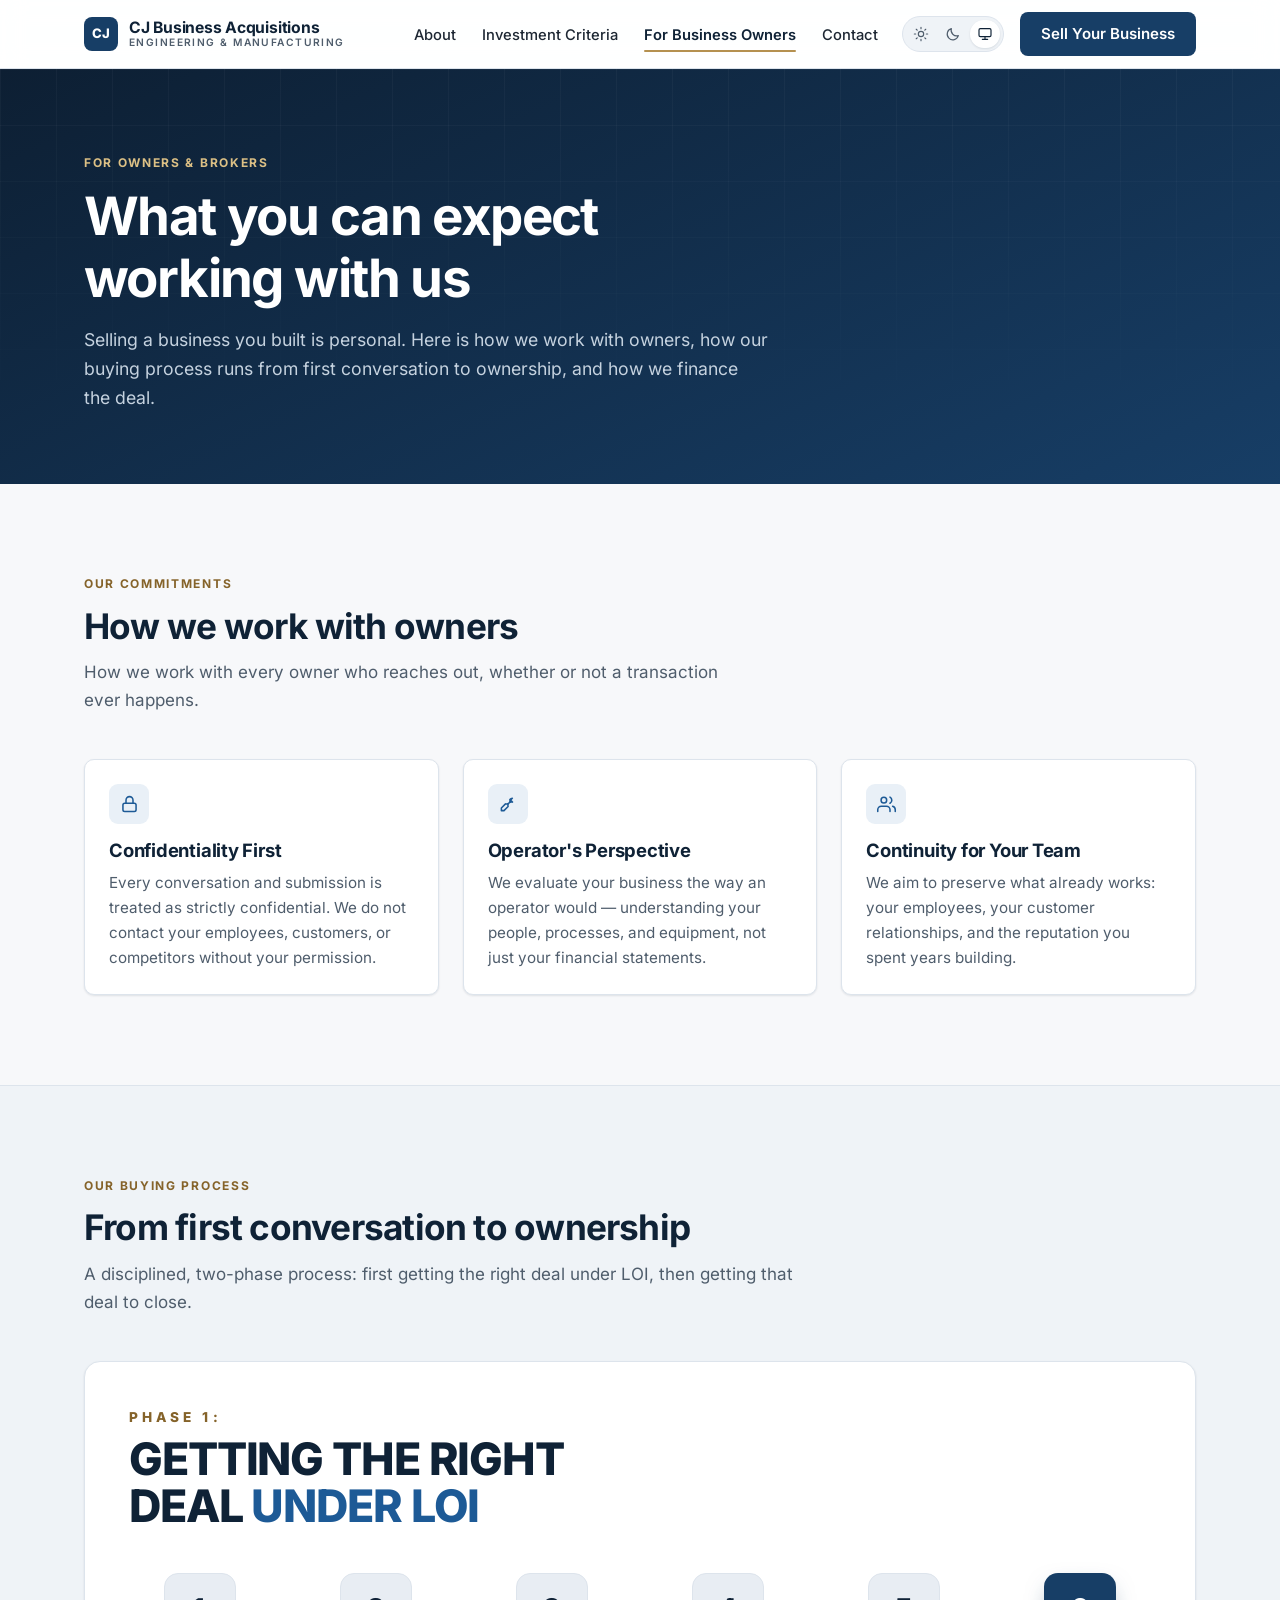
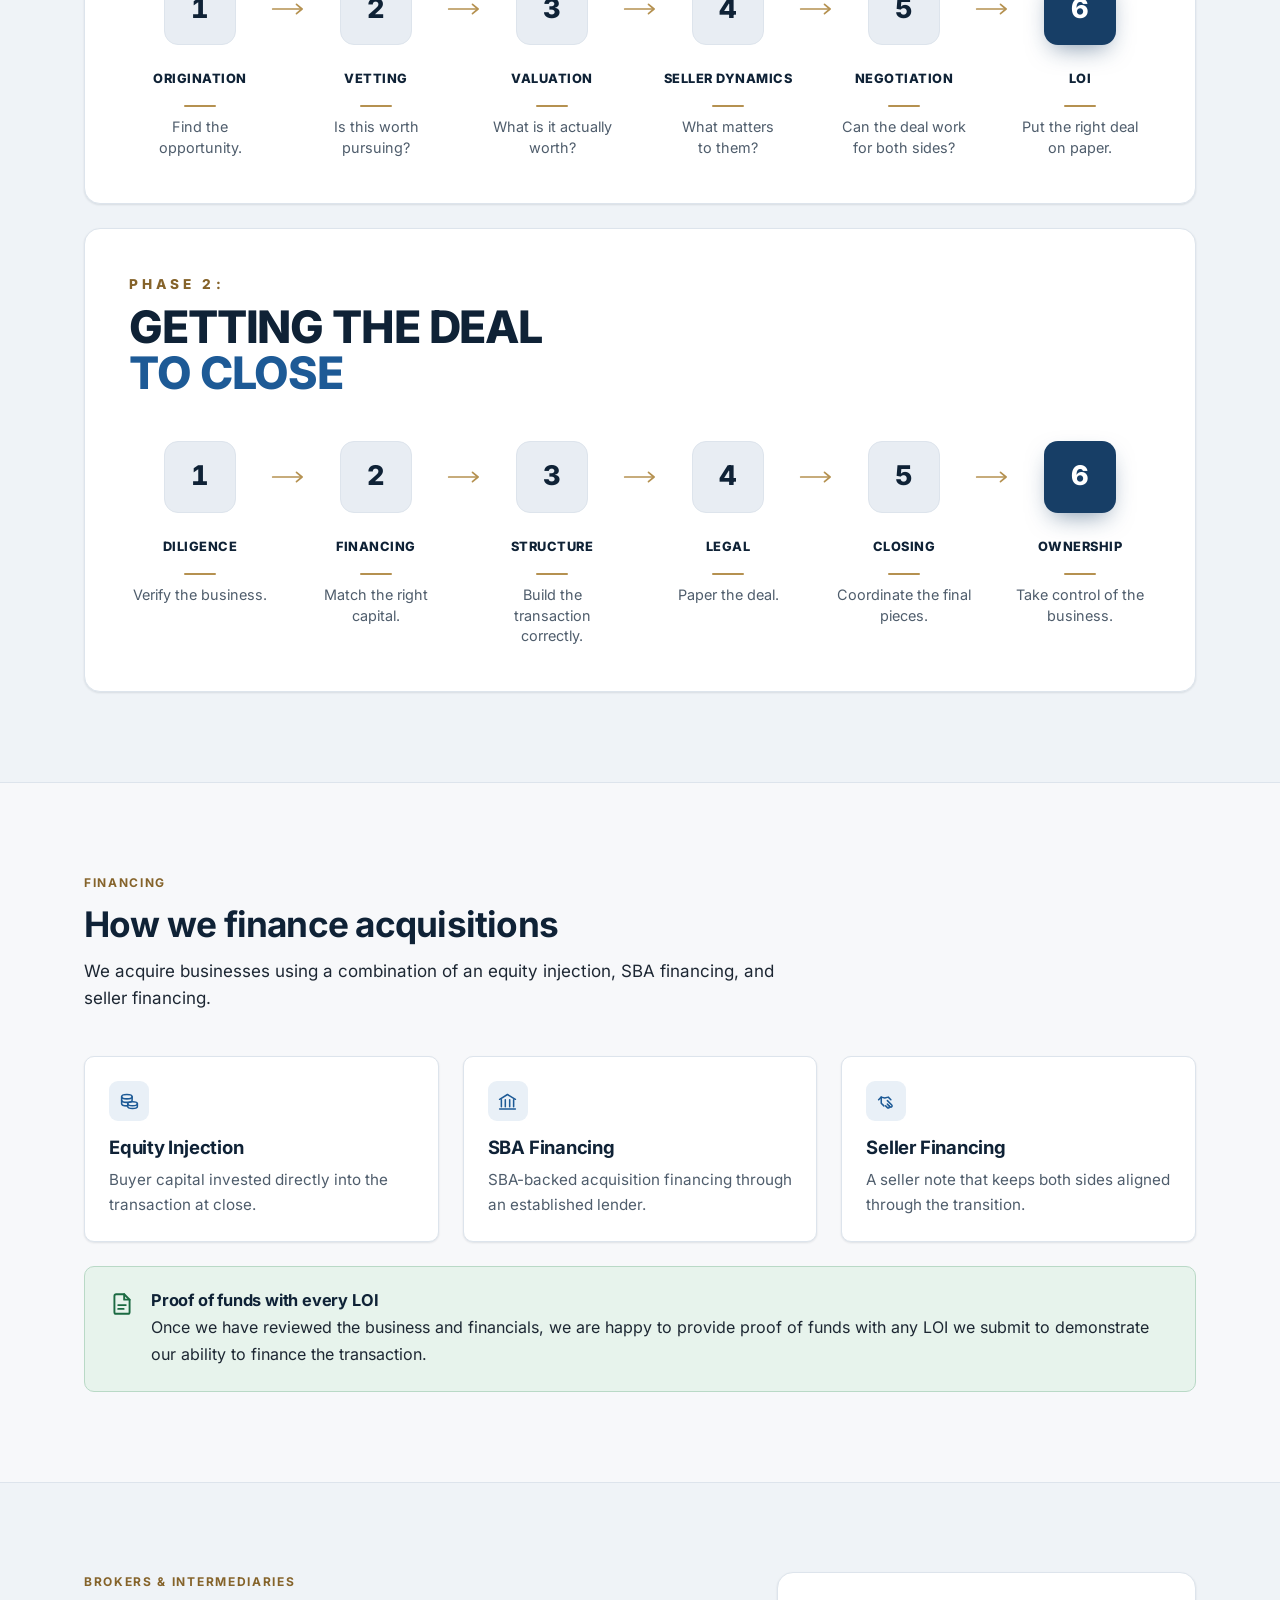
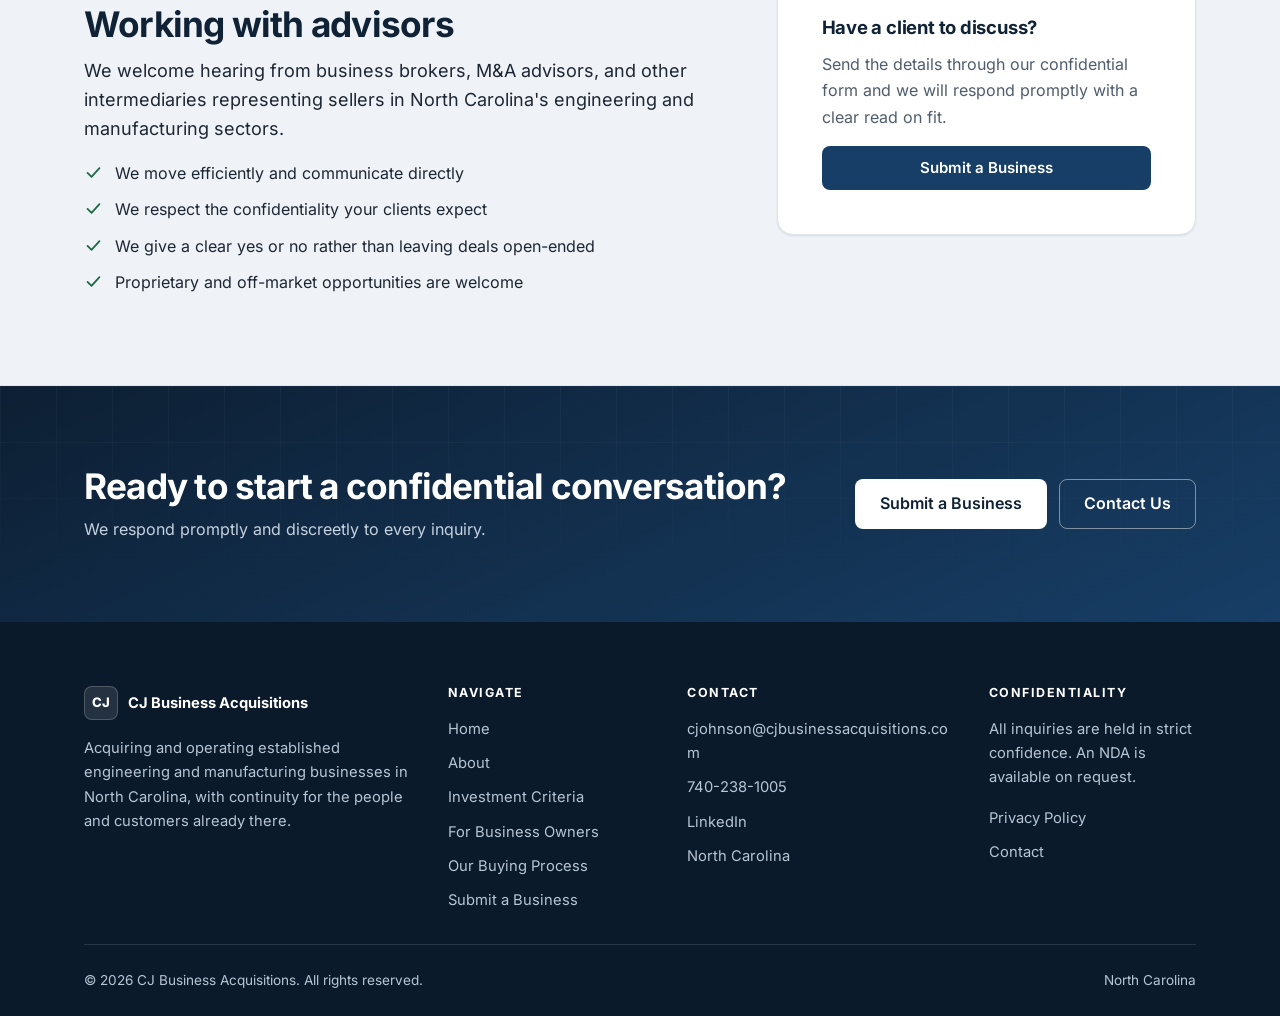
<file: for-business-owners.html>
<!DOCTYPE html>
<html lang="en" data-theme-pref="system">
<head>
<meta charset="utf-8">
<meta name="viewport" content="width=device-width, initial-scale=1">
<title>For Business Owners | CJ Business Acquisitions</title>
<meta name="description" content="What owners and brokers can expect: our commitments, a two-phase buying process from origination to closing, and how we finance acquisitions.">
<meta name="robots" content="index,follow">
<link rel="canonical" href="https://www.cjbusinessacquisitions.com/for-business-owners.html">
<meta name="color-scheme" content="light dark">
<meta name="theme-color" content="#0d1f33">
<meta name="format-detection" content="telephone=no">
<link rel="icon" href="/favicon.svg" type="image/svg+xml">
<link rel="apple-touch-icon" href="/apple-touch-icon.png">
<link rel="preload" href="/inter-var-latin.woff2" as="font" type="font/woff2" crossorigin>
<meta property="og:type" content="website">
<meta property="og:site_name" content="CJ Business Acquisitions">
<meta property="og:title" content="For Business Owners | CJ Business Acquisitions">
<meta property="og:description" content="What owners and brokers can expect: our commitments, a two-phase buying process from origination to closing, and how we finance acquisitions.">
<meta property="og:url" content="https://www.cjbusinessacquisitions.com/for-business-owners.html">
<meta property="og:image" content="https://www.cjbusinessacquisitions.com/og-image.jpg">
<meta property="og:image:width" content="1200">
<meta property="og:image:height" content="630">
<meta property="og:image:alt" content="CJ Business Acquisitions: acquiring established engineering and manufacturing businesses in North Carolina">
<meta name="twitter:card" content="summary_large_image">
<script>(function(){var d=document.documentElement,p='system';try{p=localStorage.getItem('theme')||'system'}catch(e){}if(p!=='light'&&p!=='dark')p='system';var dark=p==='dark'||(p==='system'&&window.matchMedia&&matchMedia('(prefers-color-scheme: dark)').matches);d.setAttribute('data-theme',dark?'dark':'light');d.setAttribute('data-theme-pref',p)})();</script>
<style>@font-face{font-family:"Inter";font-style:normal;font-weight:100 900;font-display:swap;src:url("/inter-var-latin.woff2") format("woff2");unicode-range:U+0000-00FF,U+0131,U+0152-0153,U+02BB-02BC,U+02C6,U+02DA,U+02DC,U+0304,U+0308,U+0329,U+2000-206F,U+20AC,U+2122,U+2191,U+2193,U+2212,U+2215,U+FEFF,U+FFFD}

/* ---------- Tokens: light (default) ---------- */
:root{
  color-scheme:light;
  --bg:#f7f8fa; --surface:#ffffff; --surface-2:#eff3f7; --sunken:#e8edf3;
  --border:#dde4ec; --border-strong:#c3cfdb;
  --text:#1d2733; --muted:#4f5d6c; --heading:#0f2236;
  --brand:#173e66; --brand-hover:#1f5185; --on-brand:#ffffff;
  --link:#1d5a96; --accent:#85632a; --accent-line:#b59150;
  --icon-bg:#e9f0f7; --icon-fg:#1d5a96;
  --focus:#2563c9;
  --success:#1b6a42; --success-bg:#e7f3ec; --success-border:#b9d9c6;
  --danger:#a4271c; --danger-bg:#fcecea; --danger-border:#efc2bc;
  --hero-1:#0d1f33; --hero-2:#173e66; --on-hero:#ffffff; --on-hero-muted:#c5d2df; --hero-accent:#dcc085;
  --hero-card:rgba(255,255,255,.06); --hero-border:rgba(255,255,255,.16);
  --footer-bg:#0b1a2b; --footer-text:#b8c5d3; --footer-heading:#ffffff; --footer-border:rgba(255,255,255,.12);
  --shadow-sm:0 1px 2px rgba(15,34,54,.06),0 1px 3px rgba(15,34,54,.05);
  --shadow:0 6px 24px -8px rgba(15,34,54,.14),0 2px 6px rgba(15,34,54,.05);
  --header-bg:rgba(255,255,255,.9);
  --radius-sm:6px; --radius:10px; --radius-lg:16px;
  --s1:4px; --s2:8px; --s3:12px; --s4:16px; --s5:24px; --s6:32px; --s7:48px; --s8:64px; --s9:96px;
  --max:1160px; --header-h:68px;
  --font:"Inter",ui-sans-serif,system-ui,-apple-system,"Segoe UI",Roboto,"Helvetica Neue",Arial,sans-serif;
}
/* ---------- Tokens: dark ---------- */
:root[data-theme="dark"]{
  color-scheme:dark;
  --bg:#0b121b; --surface:#111a25; --surface-2:#0e1721; --sunken:#0a1118;
  --border:#223142; --border-strong:#304359;
  --text:#d6dee7; --muted:#9fadbd; --heading:#f1f5f9;
  --brand:#2b67a6; --brand-hover:#3777bb; --on-brand:#ffffff;
  --link:#8ebdee; --accent:#d4b36f; --accent-line:#b59150;
  --icon-bg:#16273a; --icon-fg:#8ebdee;
  --focus:#8ebdee;
  --success:#86d2a8; --success-bg:#0f241a; --success-border:#23503a;
  --danger:#f3a59c; --danger-bg:#2a1413; --danger-border:#5c2a24;
  --hero-1:#08121d; --hero-2:#11304f;
  --hero-card:rgba(255,255,255,.05); --hero-border:rgba(255,255,255,.13);
  --footer-bg:#070e16; --footer-border:rgba(255,255,255,.09);
  --shadow-sm:0 1px 2px rgba(0,0,0,.4);
  --shadow:0 8px 28px -10px rgba(0,0,0,.6),0 2px 6px rgba(0,0,0,.35);
  --header-bg:rgba(13,20,30,.88);
}
/* No-JS fallback: follow the OS setting */
@media (prefers-color-scheme:dark){
  :root:not([data-theme]){
    color-scheme:dark;
    --bg:#0b121b; --surface:#111a25; --surface-2:#0e1721; --sunken:#0a1118;
    --border:#223142; --border-strong:#304359;
    --text:#d6dee7; --muted:#9fadbd; --heading:#f1f5f9;
    --brand:#2b67a6; --brand-hover:#3777bb;
    --link:#8ebdee; --accent:#d4b36f;
    --icon-bg:#16273a; --icon-fg:#8ebdee; --focus:#8ebdee;
    --success:#86d2a8; --success-bg:#0f241a; --success-border:#23503a;
    --danger:#f3a59c; --danger-bg:#2a1413; --danger-border:#5c2a24;
    --hero-1:#08121d; --hero-2:#11304f; --footer-bg:#070e16;
    --header-bg:rgba(13,20,30,.88);
  }
}

/* ---------- Base ---------- */
*,*::before,*::after{box-sizing:border-box}
html{-webkit-text-size-adjust:100%;text-size-adjust:100%;scroll-padding-top:calc(var(--header-h) + 16px)}
body{margin:0;background:var(--bg);color:var(--text);font-family:var(--font);font-size:1rem;line-height:1.65;-webkit-font-smoothing:antialiased;text-rendering:optimizeLegibility;font-feature-settings:"cv11","ss03"}
img,svg{display:block;max-width:100%}
h1,h2,h3,h4{color:var(--heading);margin:0 0 var(--s3);line-height:1.18;font-weight:700;letter-spacing:-.022em;text-wrap:balance}
h1{font-size:clamp(2.05rem,1.3rem + 3vw,3.3rem);letter-spacing:-.03em}
h2{font-size:clamp(1.6rem,1.2rem + 1.5vw,2.2rem)}
h3{font-size:1.15rem;letter-spacing:-.012em}
p{margin:0 0 var(--s4);color:var(--muted);text-wrap:pretty}
p:last-child{margin-bottom:0}
strong{color:var(--heading);font-weight:650}
a{color:var(--link);text-decoration-thickness:1px;text-underline-offset:3px}
a:hover{text-decoration-thickness:2px}
ul,ol{margin:0;padding:0}
.lede{font-size:1.125rem;color:var(--text);line-height:1.6}
.eyebrow{display:block;font-size:.75rem;font-weight:700;letter-spacing:.14em;text-transform:uppercase;color:var(--accent);margin-bottom:var(--s3)}
.num{font-variant-numeric:tabular-nums}
.visually-hidden{position:absolute!important;width:1px;height:1px;padding:0;margin:-1px;overflow:hidden;clip:rect(0,0,0,0);white-space:nowrap;border:0}
.container{width:100%;max-width:var(--max);margin:0 auto;padding:0 var(--s5)}
@media (max-width:600px){.container{padding:0 18px}}
.measure{max-width:68ch}

/* Focus: always visible for keyboard users */
:focus{outline:none}
:focus-visible{outline:3px solid var(--focus);outline-offset:3px;border-radius:4px}
.skip-link{position:absolute;left:var(--s4);top:-60px;z-index:200;background:var(--brand);color:var(--on-brand);padding:10px 16px;border-radius:var(--radius-sm);font-weight:600;text-decoration:none;transition:top .15s}
.skip-link:focus{top:var(--s3)}

/* ---------- Header ---------- */
.site-header{position:sticky;top:0;z-index:100;background:var(--header-bg);-webkit-backdrop-filter:saturate(160%) blur(12px);backdrop-filter:saturate(160%) blur(12px);border-bottom:1px solid var(--border)}
.header-inner{display:flex;align-items:center;justify-content:space-between;gap:var(--s5);height:var(--header-h)}
.brand{display:flex;align-items:center;gap:11px;text-decoration:none;color:var(--heading);flex-shrink:0}
.brand-mark{width:34px;height:34px;border-radius:8px;background:var(--brand);color:#fff;display:grid;place-items:center;font-weight:800;font-size:.82rem;letter-spacing:.03em}
.brand-name{display:flex;flex-direction:column;line-height:1.15}
.brand-name b{font-size:.98rem;font-weight:700;letter-spacing:-.015em}
.brand-name span{font-size:.64rem;letter-spacing:.14em;text-transform:uppercase;color:var(--muted);font-weight:600}
.nav{display:flex;align-items:center;gap:var(--s5)}
.nav-links{display:flex;align-items:center;gap:26px;list-style:none}
.nav-links a{color:var(--text);text-decoration:none;font-size:.92rem;font-weight:500;padding:6px 0;position:relative}
.nav-links a:hover{color:var(--link)}
.nav-links a[aria-current="page"]{color:var(--heading);font-weight:600}
.nav-links a[aria-current="page"]::after{content:"";position:absolute;left:0;right:0;bottom:-2px;height:2px;border-radius:2px;background:var(--accent-line)}
.nav-toggle{display:none;align-items:center;justify-content:center;width:44px;height:44px;margin-right:-10px;border:0;background:none;color:var(--heading);border-radius:8px;cursor:pointer}
.nav-toggle svg{width:24px;height:24px}
.nav-toggle .icon-close{display:none}
.nav-toggle[aria-expanded="true"] .icon-open{display:none}
.nav-toggle[aria-expanded="true"] .icon-close{display:block}
.nav-extra{display:flex;align-items:center;gap:var(--s4)}

/* Theme switch: segmented control */
.theme-switch{display:inline-flex;padding:3px;gap:2px;border:1px solid var(--border);border-radius:999px;background:var(--surface-2)}
.theme-switch button{display:grid;place-items:center;width:30px;height:28px;border:0;border-radius:999px;background:transparent;color:var(--muted);cursor:pointer;transition:background .15s,color .15s}
.theme-switch button svg{width:16px;height:16px}
.theme-switch button:hover{color:var(--heading)}
.theme-switch button[aria-pressed="true"]{background:var(--surface);color:var(--heading);box-shadow:var(--shadow-sm)}
.theme-label{display:none;font-size:.8rem;font-weight:600;color:var(--muted);margin-right:var(--s2)}

@media (max-width:980px){
  .nav-toggle{display:inline-flex}
  .nav{position:fixed;inset:var(--header-h) 0 auto 0;flex-direction:column;align-items:stretch;gap:0;padding:var(--s2) var(--s5) var(--s5);background:var(--surface);border-bottom:1px solid var(--border);box-shadow:var(--shadow);max-height:calc(100dvh - var(--header-h));overflow-y:auto;visibility:hidden;opacity:0;transform:translateY(-6px);transition:opacity .16s,transform .16s,visibility 0s .16s}
  .nav.open{visibility:visible;opacity:1;transform:none;transition:opacity .16s,transform .16s}
  .nav-links{flex-direction:column;align-items:stretch;gap:0}
  .nav-links a{display:block;padding:14px 2px;border-bottom:1px solid var(--border);font-size:1rem}
  .nav-links a[aria-current="page"]::after{display:none}
  .nav-extra{flex-direction:column-reverse;align-items:stretch;gap:var(--s4);padding-top:var(--s4)}
  .nav-extra .btn{width:100%}
  .theme-row{display:flex;align-items:center;justify-content:space-between}
  .theme-label{display:inline}
}

/* ---------- Buttons ---------- */
.btn{--btn-bg:var(--brand);--btn-fg:var(--on-brand);--btn-border:transparent;display:inline-flex;align-items:center;justify-content:center;gap:8px;min-height:44px;padding:11px 20px;border-radius:8px;border:1.5px solid var(--btn-border);background:var(--btn-bg);color:var(--btn-fg);font:inherit;font-size:.94rem;font-weight:600;line-height:1.2;text-decoration:none;cursor:pointer;transition:background-color .15s,border-color .15s,color .15s,box-shadow .15s}
.btn svg{width:18px;height:18px}
.btn:hover{--btn-bg:var(--brand-hover)}
.btn-lg{min-height:50px;padding:13px 24px;font-size:1rem}
.btn-block{width:100%}
.btn-secondary{--btn-bg:transparent;--btn-fg:var(--heading);--btn-border:var(--border-strong)}
.btn-secondary:hover{--btn-bg:var(--surface-2);--btn-border:var(--heading)}
.btn-light{--btn-bg:#ffffff;--btn-fg:#0f2236}
.btn-light:hover{--btn-bg:#e8eef5}
.btn-ghost-light{--btn-bg:transparent;--btn-fg:#ffffff;--btn-border:rgba(255,255,255,.45)}
.btn-ghost-light:hover{--btn-bg:rgba(255,255,255,.1);--btn-border:#ffffff}
.btn[disabled]{opacity:.65;cursor:progress}
.text-link{display:inline-flex;align-items:center;gap:6px;font-weight:600;text-decoration:none}
.text-link svg{width:17px;height:17px;transition:transform .15s}
.text-link:hover svg{transform:translateX(3px)}

/* ---------- Hero ---------- */
.hero,.page-hero,.cta-band{background:linear-gradient(155deg,var(--hero-1) 0%,var(--hero-2) 100%);color:var(--on-hero);position:relative;overflow:hidden}
.hero::before,.page-hero::before,.cta-band::before{content:"";position:absolute;inset:0;pointer-events:none;background-image:linear-gradient(rgba(255,255,255,.035) 1px,transparent 1px),linear-gradient(90deg,rgba(255,255,255,.035) 1px,transparent 1px);background-size:56px 56px;-webkit-mask-image:linear-gradient(180deg,#000 0%,transparent 90%);mask-image:linear-gradient(180deg,#000 0%,transparent 90%)}
.hero > *,.page-hero > *,.cta-band > *{position:relative}
.hero h1,.page-hero h1,.cta-band h2{color:var(--on-hero)}
.hero .eyebrow,.page-hero .eyebrow{color:var(--hero-accent)}
.hero{padding:clamp(56px,8vw,104px) 0 clamp(56px,8vw,96px)}
.hero-grid{display:grid;grid-template-columns:minmax(0,1.35fr) minmax(0,.9fr);gap:clamp(32px,5vw,64px);align-items:center}
.hero-lead{font-size:clamp(1.05rem,1rem + .35vw,1.2rem);color:var(--on-hero-muted);max-width:40rem;margin-bottom:var(--s6)}
.hero-actions{display:flex;flex-wrap:wrap;gap:var(--s3)}
.hero-panel{background:var(--hero-card);border:1px solid var(--hero-border);border-radius:var(--radius-lg);padding:var(--s6)}
.hero-panel h2{color:var(--on-hero);font-size:1.05rem;letter-spacing:0;margin-bottom:var(--s4)}
.hero-panel ul{list-style:none;display:grid;gap:var(--s4)}
.hero-panel li{display:flex;gap:12px;color:var(--on-hero-muted);font-size:.95rem;line-height:1.5}
.hero-panel li svg{width:20px;height:20px;flex-shrink:0;margin-top:1px;color:var(--hero-accent)}
.hero-panel li b{display:block;color:var(--on-hero);font-weight:600}
@media (max-width:900px){.hero-grid{grid-template-columns:1fr}}
.page-hero{padding:clamp(48px,7vw,84px) 0 clamp(44px,6vw,72px)}
.page-hero h1{max-width:22ch;margin-bottom:var(--s4)}
.page-hero p{color:var(--on-hero-muted);font-size:1.1rem;max-width:44rem;margin:0}
.hero a:not(.btn),.page-hero a:not(.btn),.cta-band a:not(.btn){color:#fff}

/* ---------- Sections ---------- */
.section{padding:clamp(56px,7vw,96px) 0}
.section-alt{background:var(--surface-2);border-block:1px solid var(--border)}
.section-tight{padding:clamp(36px,5vw,56px) 0}
.section-head{max-width:46rem;margin-bottom:clamp(28px,4vw,44px)}
.section-head p{font-size:1.06rem}
.section-head.center{margin-inline:auto;text-align:center}

/* ---------- Grids ---------- */
.grid{display:grid;gap:var(--s5)}
.grid-2{grid-template-columns:repeat(2,minmax(0,1fr))}
.grid-3{grid-template-columns:repeat(3,minmax(0,1fr))}
.grid-4{grid-template-columns:repeat(4,minmax(0,1fr))}
@media (max-width:980px){.grid-4{grid-template-columns:repeat(2,minmax(0,1fr))}.grid-3{grid-template-columns:repeat(2,minmax(0,1fr))}}
@media (max-width:640px){.grid-2,.grid-3,.grid-4{grid-template-columns:1fr}}
.split{display:grid;grid-template-columns:minmax(0,1.3fr) minmax(0,.85fr);gap:clamp(28px,4vw,56px);align-items:start}
.split > *{min-width:0}
@media (max-width:900px){.split{grid-template-columns:1fr}}

/* ---------- Cards ---------- */
.card{background:var(--surface);border:1px solid var(--border);border-radius:var(--radius);padding:var(--s5);box-shadow:var(--shadow-sm);transition:border-color .15s,box-shadow .15s}
.card:hover{border-color:var(--border-strong);box-shadow:var(--shadow)}
.card h3{margin-bottom:var(--s2)}
.card p{font-size:.95rem}
.card-icon{width:40px;height:40px;border-radius:9px;background:var(--icon-bg);color:var(--icon-fg);display:grid;place-items:center;margin-bottom:var(--s4)}
.card-icon svg{width:21px;height:21px}
.card-index{display:block;font-size:.78rem;font-weight:700;letter-spacing:.12em;color:var(--accent);margin-bottom:var(--s2)}
.panel{background:var(--surface);border:1px solid var(--border);border-radius:var(--radius-lg);padding:clamp(24px,4vw,44px);box-shadow:var(--shadow-sm)}

/* ---------- Stats ---------- */
.stats{display:grid;grid-template-columns:repeat(4,minmax(0,1fr));border:1px solid var(--border);border-radius:var(--radius-lg);background:var(--surface);overflow:hidden}
.stat{padding:var(--s5) var(--s5) 22px;border-left:1px solid var(--border)}
.stat:first-child{border-left:0}
.stat dt{font-size:.8rem;color:var(--muted);font-weight:600;letter-spacing:.02em;margin-top:6px}
.stat dd{margin:0;font-size:clamp(1.5rem,1.1rem + 1.3vw,2rem);font-weight:750;color:var(--heading);letter-spacing:-.03em;line-height:1.1;font-variant-numeric:tabular-nums}
.stat{display:flex;flex-direction:column-reverse;justify-content:flex-end}
@media (max-width:820px){.stats{grid-template-columns:repeat(2,minmax(0,1fr))}.stat:nth-child(3){border-left:0}.stat:nth-child(n+3){border-top:1px solid var(--border)}}

/* ---------- Criteria (definition list) ---------- */
.criteria{margin:0;border-top:1px solid var(--border)}
.criteria > div{display:grid;grid-template-columns:minmax(0,1fr) minmax(0,auto);align-items:baseline;gap:var(--s4);padding:15px 2px;border-bottom:1px solid var(--border)}
.criteria dt{font-size:.92rem;color:var(--muted);font-weight:500}
.criteria dd{margin:0;font-weight:650;color:var(--heading);text-align:right;font-variant-numeric:tabular-nums;max-width:22ch}
@media (max-width:420px){.criteria > div{grid-template-columns:1fr;gap:2px}.criteria dd{text-align:left;max-width:none}}
.note{font-size:.9rem;margin-top:var(--s4)}

/* ---------- Lists ---------- */
.check-list{list-style:none;display:grid;gap:10px}
.check-list li{display:flex;gap:12px;align-items:flex-start;color:var(--text)}
.check-list svg{width:19px;height:19px;flex-shrink:0;margin-top:3px;color:var(--success)}
.contact-list{list-style:none;display:grid;gap:14px}
.contact-list li{display:flex;gap:12px;align-items:center;min-width:0}
.contact-list a,.site-footer a[href^="mailto"]{overflow-wrap:anywhere}
.contact-list svg{width:20px;height:20px;color:var(--icon-fg);flex-shrink:0}
.steps-mini{list-style:none;counter-reset:s;display:grid;gap:var(--s4)}
.steps-mini li{counter-increment:s;display:grid;grid-template-columns:30px 1fr;gap:12px;font-size:.94rem;color:var(--muted)}
.steps-mini li::before{content:counter(s);width:28px;height:28px;border-radius:50%;background:var(--icon-bg);color:var(--icon-fg);font-weight:700;font-size:.82rem;display:grid;place-items:center}
.steps-mini b{display:block;color:var(--heading);font-weight:600}

/* ---------- Profile ---------- */
.profile{background:var(--surface);border:1px solid var(--border);border-radius:var(--radius-lg);overflow:hidden;box-shadow:var(--shadow-sm)}
.profile-top{background:linear-gradient(155deg,var(--hero-1),var(--hero-2));padding:var(--s6) var(--s6) var(--s5);color:#fff;display:flex;gap:var(--s4);align-items:center}
.avatar{width:64px;height:64px;border-radius:14px;background:rgba(255,255,255,.12);border:1px solid rgba(255,255,255,.25);display:grid;place-items:center;font-weight:800;font-size:1.3rem;color:#fff;flex-shrink:0}
.profile-top h3{color:#fff;margin:0}
.profile-top p{color:var(--on-hero-muted);margin:0;font-size:.9rem}
.profile dl{margin:0;padding:var(--s2) var(--s6) var(--s5)}
.profile dl div{padding:12px 0;border-bottom:1px solid var(--border)}
.profile dl div:last-child{border-bottom:0}
.profile dt{font-size:.74rem;text-transform:uppercase;letter-spacing:.1em;color:var(--muted);font-weight:700}
.profile dd{margin:2px 0 0;color:var(--heading);font-weight:550;font-size:.95rem}

.quote{margin:0;padding:var(--s5) var(--s6);border-left:3px solid var(--accent-line);background:var(--surface);border-radius:0 var(--radius) var(--radius) 0;font-size:clamp(1.1rem,1rem + .5vw,1.35rem);line-height:1.5;color:var(--heading);font-weight:550;letter-spacing:-.01em}

/* ---------- Callout ---------- */
.callout{display:flex;gap:var(--s4);align-items:flex-start;padding:var(--s5);border-radius:var(--radius);background:var(--success-bg);border:1px solid var(--success-border);margin-top:var(--s5)}
.callout svg{width:26px;height:26px;flex-shrink:0;color:var(--success)}
.callout h3{font-size:1.02rem;margin-bottom:4px}
.callout p{color:var(--text);margin:0}
.callout-info{background:var(--icon-bg);border-color:var(--border)}
.callout-info svg{color:var(--icon-fg)}
.callout-top{margin:0 0 var(--s5)}

/* ---------- Buying-process timeline ---------- */
.phase + .phase{margin-top:var(--s5)}
.phase-label{display:block;text-transform:uppercase;letter-spacing:.3em;font-weight:800;font-size:.85rem;color:var(--accent);margin-bottom:var(--s2)}
.phase-title{font-size:clamp(1.7rem,1.1rem + 2.6vw,2.8rem);font-weight:800;text-transform:uppercase;letter-spacing:-.025em;line-height:1.04;margin-bottom:clamp(28px,4vw,44px)}
.phase-title .hl{color:var(--link)}
.timeline{list-style:none;display:flex;align-items:flex-start}
.timeline .step{flex:1 1 0;min-width:0;display:flex;flex-direction:column;align-items:center;text-align:center}
.timeline .box{width:72px;height:72px;border-radius:14px;background:var(--sunken);border:1px solid var(--border);display:grid;place-items:center;font-size:1.7rem;font-weight:800;color:var(--heading);font-variant-numeric:tabular-nums}
.timeline .final .box{background:var(--brand);border-color:transparent;color:#fff;box-shadow:0 10px 24px -8px rgba(23,62,102,.55)}
.timeline .arrow{flex:0 0 34px;height:72px;display:grid;place-items:center;color:var(--accent-line)}
.timeline .arrow svg{width:34px;height:14px}
.timeline h4{margin:18px 0 0;font-size:.8rem;font-weight:800;text-transform:uppercase;letter-spacing:.04em;min-height:2.5em;display:flex;align-items:center;justify-content:center;line-height:1.25}
.timeline .rule{width:32px;height:2px;border-radius:2px;background:var(--accent-line);margin:10px 0}
.timeline p{font-size:.9rem;line-height:1.45;margin:0;padding:0 4px}
@media (max-width:860px){
  .timeline{flex-direction:column;align-items:stretch}
  .timeline .step{flex-direction:row;align-items:center;text-align:left;gap:16px}
  .timeline .box{width:56px;height:56px;font-size:1.35rem;border-radius:12px;flex-shrink:0}
  .timeline .step-text{display:flex;flex-direction:column;align-items:flex-start}
  .timeline h4{margin:0;min-height:0;justify-content:flex-start}
  .timeline .rule{margin:7px 0}
  .timeline p{padding:0}
  .timeline .arrow{flex:0 0 auto;width:56px;height:30px;transform:rotate(90deg)}
  .timeline .arrow svg{width:22px}
}
@media (min-width:861px){.timeline .step-text{display:contents}}

/* ---------- CTA band ---------- */
.cta-band{padding:clamp(52px,7vw,80px) 0}
.cta-inner{display:flex;align-items:center;justify-content:space-between;gap:var(--s6);flex-wrap:wrap}
.cta-inner h2{margin-bottom:var(--s2)}
.cta-inner p{color:var(--on-hero-muted);margin:0;max-width:36rem}

/* ---------- Forms ---------- */
.form-grid{display:grid;grid-template-columns:repeat(2,minmax(0,1fr));gap:var(--s5) var(--s4)}
.field{display:flex;flex-direction:column;min-width:0}
.field.full{grid-column:1 / -1}
@media (max-width:620px){.form-grid{grid-template-columns:1fr}}
.field label,.fieldset-label{font-size:.88rem;font-weight:600;color:var(--heading);margin-bottom:6px}
.req{color:var(--danger);margin-left:2px}
.opt{font-weight:400;color:var(--muted);font-size:.84rem}
.hint{font-size:.83rem;color:var(--muted);margin-top:6px}
input,select,textarea{width:100%;font:inherit;font-size:1rem;color:var(--text);background:var(--surface);border:1.5px solid var(--border-strong);border-radius:8px;padding:11px 13px;min-height:46px;transition:border-color .15s,box-shadow .15s}
textarea{min-height:128px;resize:vertical;line-height:1.55}
select{appearance:none;-webkit-appearance:none;padding-right:40px;background-image:linear-gradient(45deg,transparent 50%,var(--muted) 50%),linear-gradient(135deg,var(--muted) 50%,transparent 50%);background-position:calc(100% - 20px) 50%,calc(100% - 15px) 50%;background-size:5px 5px,5px 5px;background-repeat:no-repeat}
input::placeholder,textarea::placeholder{color:var(--muted);opacity:.85}
input:hover,select:hover,textarea:hover{border-color:var(--muted)}
input:focus-visible,select:focus-visible,textarea:focus-visible{outline:none;border-color:var(--focus);box-shadow:0 0 0 3px color-mix(in srgb,var(--focus) 28%,transparent)}
[aria-invalid="true"]{border-color:var(--danger)!important}
.field-error{display:flex;gap:6px;align-items:flex-start;font-size:.85rem;color:var(--danger);margin-top:6px;font-weight:500}
.field-error svg{width:16px;height:16px;flex-shrink:0;margin-top:2px}
.field-error[hidden]{display:none}
.hp{position:absolute!important;left:-10000px!important;width:1px;height:1px;overflow:hidden}
.form-foot{margin-top:var(--s5);display:grid;gap:var(--s4)}
.captcha{min-height:78px;display:flex;align-items:center}
.captcha-note{font-size:.85rem;color:var(--muted);margin:0}
.form-legal{font-size:.84rem;color:var(--muted);margin:0}
.alert{display:flex;gap:12px;align-items:flex-start;padding:14px 16px;border-radius:var(--radius);border:1px solid;font-size:.94rem;line-height:1.5}
.alert svg{width:20px;height:20px;flex-shrink:0;margin-top:1px}
.alert p{margin:0;color:inherit}
.alert ul{margin:6px 0 0 18px;padding:0}
.alert a{color:inherit;font-weight:600}
.alert-error{background:var(--danger-bg);border-color:var(--danger-border);color:var(--danger)}
.alert-success{background:var(--success-bg);border-color:var(--success-border);color:var(--success)}
.alert-info{background:var(--surface-2);border-color:var(--border);color:var(--text)}
.alert[hidden]{display:none}
.form-success{text-align:center;padding:clamp(24px,5vw,48px) var(--s4)}
.form-success .success-icon{width:56px;height:56px;margin:0 auto var(--s4);color:var(--success)}
.form-success .success-icon svg{width:56px;height:56px}
.form-success[hidden]{display:none}
.aside-stack{display:grid;gap:var(--s5)}
.aside-stack h2{font-size:1.15rem;letter-spacing:-.01em}

/* ---------- Prose (privacy) ---------- */
.prose{max-width:72ch}
.prose h2{font-size:1.35rem;margin-top:var(--s7)}
.prose h2:first-child{margin-top:0}
.prose ul{margin:0 0 var(--s4) 1.2rem;color:var(--muted)}
.prose li{margin-bottom:6px}

/* ---------- 404 ---------- */
.notfound{min-height:52vh;display:grid;place-items:center;text-align:center}
.notfound .code{font-size:.8rem;letter-spacing:.2em;font-weight:700;color:var(--accent)}
.notfound .actions{display:flex;flex-wrap:wrap;gap:var(--s3);justify-content:center;margin-top:var(--s5)}

/* ---------- Footer ---------- */
.site-footer{background:var(--footer-bg);color:var(--footer-text);padding:var(--s8) 0 var(--s5);font-size:.92rem}
.site-footer a{color:var(--footer-text);text-decoration:none}
.site-footer a:hover{color:#fff;text-decoration:underline}
.site-footer p{color:var(--footer-text)}
.footer-grid{display:grid;grid-template-columns:1.6fr 1fr 1.3fr 1fr;gap:var(--s6);padding-bottom:var(--s6);border-bottom:1px solid var(--footer-border)}
@media (max-width:900px){.footer-grid{grid-template-columns:1fr 1fr}}
@media (max-width:560px){.footer-grid{grid-template-columns:1fr}}
.footer-grid h2{color:var(--footer-heading);font-size:.78rem;letter-spacing:.12em;text-transform:uppercase;margin-bottom:var(--s4)}
.footer-grid ul{list-style:none;display:grid;gap:10px}
.footer-brand{display:flex;align-items:center;gap:10px;margin-bottom:var(--s4);color:#fff;font-weight:700}
.footer-brand .brand-mark{background:rgba(255,255,255,.1);border:1px solid rgba(255,255,255,.2)}
.footer-bottom{display:flex;justify-content:space-between;flex-wrap:wrap;gap:var(--s3);padding-top:var(--s5);font-size:.85rem}

/* ---------- Motion ---------- */
@media (prefers-reduced-motion:reduce){
  *,*::before,*::after{animation-duration:.01ms!important;animation-iteration-count:1!important;transition-duration:.01ms!important;scroll-behavior:auto!important}
}
@media (prefers-reduced-motion:no-preference){html{scroll-behavior:smooth}}
@media print{.site-header,.site-footer,.cta-band,.nav-toggle{display:none!important}body{background:#fff;color:#000}}</style>
</head>
<body>
<a class="skip-link" href="#main">Skip to main content</a>
<header class="site-header">
  <div class="container header-inner">
    <a href="/" class="brand" aria-label="CJ Business Acquisitions, home">
      <span class="brand-mark" aria-hidden="true">CJ</span>
      <span class="brand-name" aria-hidden="true"><b>CJ Business Acquisitions</b><span>Engineering &amp; Manufacturing</span></span>
    </a>
    <button class="nav-toggle" type="button" aria-expanded="false" aria-controls="site-nav" aria-label="Open menu">
      <span class="icon-open"><svg viewBox="0 0 24 24" fill="none" stroke="currentColor" stroke-width="2" stroke-linecap="round" stroke-linejoin="round" aria-hidden="true" focusable="false"><path d="M4 7h16M4 12h16M4 17h16"/></svg></span><span class="icon-close"><svg viewBox="0 0 24 24" fill="none" stroke="currentColor" stroke-width="2" stroke-linecap="round" stroke-linejoin="round" aria-hidden="true" focusable="false"><path d="M6 6l12 12M18 6L6 18"/></svg></span>
    </button>
    <nav class="nav" id="site-nav" aria-label="Main">
      <ul class="nav-links">
        <li><a href="/about.html">About</a></li>
        <li><a href="/investment-criteria.html">Investment Criteria</a></li>
        <li><a href="/for-business-owners.html" aria-current="page">For Business Owners</a></li>
        <li><a href="/contact.html">Contact</a></li>
      </ul>
      <div class="nav-extra">
        <div class="theme-row"><span class="theme-label" aria-hidden="true">Theme</span><div class="theme-switch" role="group" aria-label="Color theme">
          <button type="button" data-theme-set="light" aria-pressed="false" title="Light theme"><svg viewBox="0 0 24 24" fill="none" stroke="currentColor" stroke-width="1.75" stroke-linecap="round" stroke-linejoin="round" aria-hidden="true" focusable="false"><circle cx="12" cy="12" r="4"/><path d="M12 2v2M12 20v2M4.9 4.9l1.4 1.4M17.7 17.7l1.4 1.4M2 12h2M20 12h2M4.9 19.1l1.4-1.4M17.7 6.3l1.4-1.4"/></svg><span class="visually-hidden">Light theme</span></button>
          <button type="button" data-theme-set="dark" aria-pressed="false" title="Dark theme"><svg viewBox="0 0 24 24" fill="none" stroke="currentColor" stroke-width="1.75" stroke-linecap="round" stroke-linejoin="round" aria-hidden="true" focusable="false"><path d="M20 14.5A8.5 8.5 0 019.5 4a8.5 8.5 0 1010.5 10.5z"/></svg><span class="visually-hidden">Dark theme</span></button>
          <button type="button" data-theme-set="system" aria-pressed="false" title="Match system"><svg viewBox="0 0 24 24" fill="none" stroke="currentColor" stroke-width="1.75" stroke-linecap="round" stroke-linejoin="round" aria-hidden="true" focusable="false"><rect x="3" y="4" width="18" height="12" rx="2"/><path d="M8 20h8M12 16v4"/></svg><span class="visually-hidden">Match system setting</span></button>
        </div></div>
        <a href="/submit-a-business.html" class="btn">Sell Your Business</a>
      </div>
    </nav>
  </div>
</header>
<main id="main" tabindex="-1">

<section class="page-hero">
  <div class="container">
    <span class="eyebrow">For Owners &amp; Brokers</span>
    <h1>What you can expect working with us</h1>
    <p>Selling a business you built is personal. Here is how we work with owners, how our buying process runs from first conversation to ownership, and how we finance the deal.</p>
  </div>
</section>

<section class="section" aria-labelledby="commit-title">
  <div class="container">
    <div class="section-head">
      <span class="eyebrow">Our Commitments</span>
      <h2 id="commit-title">How we work with owners</h2>
      <p>How we work with every owner who reaches out, whether or not a transaction ever happens.</p>
    </div>
    <div class="grid grid-3">
      <article class="card"><div class="card-icon"><svg viewBox="0 0 24 24" fill="none" stroke="currentColor" stroke-width="1.75" stroke-linecap="round" stroke-linejoin="round" aria-hidden="true" focusable="false"><rect x="4.5" y="10.5" width="15" height="9.5" rx="2"/><path d="M8 10.5V7a4 4 0 018 0v3.5"/></svg></div><h3>Confidentiality First</h3><p>Every conversation and submission is treated as strictly confidential. We do not contact your employees, customers, or competitors without your permission.</p></article>
      <article class="card"><div class="card-icon"><svg viewBox="0 0 24 24" fill="none" stroke="currentColor" stroke-width="1.75" stroke-linecap="round" stroke-linejoin="round" aria-hidden="true" focusable="false"><path d="M14.7 6.3a4 4 0 01-5 5L5 16v3h3l4.7-4.7a4 4 0 015-5l-2.3-2.3 2.1-2.1a4 4 0 00-2.8 1.4z"/></svg></div><h3>Operator's Perspective</h3><p>We evaluate your business the way an operator would &mdash; understanding your people, processes, and equipment, not just your financial statements.</p></article>
      <article class="card"><div class="card-icon"><svg viewBox="0 0 24 24" fill="none" stroke="currentColor" stroke-width="1.75" stroke-linecap="round" stroke-linejoin="round" aria-hidden="true" focusable="false"><path d="M16 20v-2a4 4 0 00-4-4H6a4 4 0 00-4 4v2"/><circle cx="9" cy="7" r="3.2"/><path d="M22 20v-2a4 4 0 00-3-3.9"/><path d="M16 3.6a4 4 0 010 7"/></svg></div><h3>Continuity for Your Team</h3><p>We aim to preserve what already works: your employees, your customer relationships, and the reputation you spent years building.</p></article>
    </div>
  </div>
</section>

<section class="section section-alt" id="buying-process" aria-labelledby="process-title">
  <div class="container">
    <div class="section-head">
      <span class="eyebrow">Our Buying Process</span>
      <h2 id="process-title">From first conversation to ownership</h2>
      <p>A disciplined, two-phase process: first getting the right deal under LOI, then getting that deal to close.</p>
    </div>
    <div class="panel phase">
      <span class="phase-label">Phase 1:</span>
      <h3 class="phase-title">Getting the right<br>deal <span class="hl">under LOI</span></h3>
      <ol class="timeline">
<li class="step"><div class="box" aria-hidden="true">1</div><div class="step-text"><h4><span class="visually-hidden">Step 1: </span>Origination</h4><div class="rule" aria-hidden="true"></div><p>Find the opportunity.</p></div></li>
<li class="arrow" aria-hidden="true"><svg viewBox="0 0 40 16" fill="none" stroke="currentColor" stroke-width="2" stroke-linecap="round" stroke-linejoin="round" aria-hidden="true" focusable="false"><path d="M2 8h34"/><path d="M30 2.5L36.5 8 30 13.5"/></svg></li>
<li class="step"><div class="box" aria-hidden="true">2</div><div class="step-text"><h4><span class="visually-hidden">Step 2: </span>Vetting</h4><div class="rule" aria-hidden="true"></div><p>Is this worth pursuing?</p></div></li>
<li class="arrow" aria-hidden="true"><svg viewBox="0 0 40 16" fill="none" stroke="currentColor" stroke-width="2" stroke-linecap="round" stroke-linejoin="round" aria-hidden="true" focusable="false"><path d="M2 8h34"/><path d="M30 2.5L36.5 8 30 13.5"/></svg></li>
<li class="step"><div class="box" aria-hidden="true">3</div><div class="step-text"><h4><span class="visually-hidden">Step 3: </span>Valuation</h4><div class="rule" aria-hidden="true"></div><p>What is it actually worth?</p></div></li>
<li class="arrow" aria-hidden="true"><svg viewBox="0 0 40 16" fill="none" stroke="currentColor" stroke-width="2" stroke-linecap="round" stroke-linejoin="round" aria-hidden="true" focusable="false"><path d="M2 8h34"/><path d="M30 2.5L36.5 8 30 13.5"/></svg></li>
<li class="step"><div class="box" aria-hidden="true">4</div><div class="step-text"><h4><span class="visually-hidden">Step 4: </span>Seller Dynamics</h4><div class="rule" aria-hidden="true"></div><p>What matters to them?</p></div></li>
<li class="arrow" aria-hidden="true"><svg viewBox="0 0 40 16" fill="none" stroke="currentColor" stroke-width="2" stroke-linecap="round" stroke-linejoin="round" aria-hidden="true" focusable="false"><path d="M2 8h34"/><path d="M30 2.5L36.5 8 30 13.5"/></svg></li>
<li class="step"><div class="box" aria-hidden="true">5</div><div class="step-text"><h4><span class="visually-hidden">Step 5: </span>Negotiation</h4><div class="rule" aria-hidden="true"></div><p>Can the deal work for both sides?</p></div></li>
<li class="arrow" aria-hidden="true"><svg viewBox="0 0 40 16" fill="none" stroke="currentColor" stroke-width="2" stroke-linecap="round" stroke-linejoin="round" aria-hidden="true" focusable="false"><path d="M2 8h34"/><path d="M30 2.5L36.5 8 30 13.5"/></svg></li>
<li class="step final"><div class="box" aria-hidden="true">6</div><div class="step-text"><h4><span class="visually-hidden">Step 6: </span>LOI</h4><div class="rule" aria-hidden="true"></div><p>Put the right deal on paper.</p></div></li>
</ol>
    </div>
    <div class="panel phase">
      <span class="phase-label">Phase 2:</span>
      <h3 class="phase-title">Getting the deal<br><span class="hl">to close</span></h3>
      <ol class="timeline">
<li class="step"><div class="box" aria-hidden="true">1</div><div class="step-text"><h4><span class="visually-hidden">Step 1: </span>Diligence</h4><div class="rule" aria-hidden="true"></div><p>Verify the business.</p></div></li>
<li class="arrow" aria-hidden="true"><svg viewBox="0 0 40 16" fill="none" stroke="currentColor" stroke-width="2" stroke-linecap="round" stroke-linejoin="round" aria-hidden="true" focusable="false"><path d="M2 8h34"/><path d="M30 2.5L36.5 8 30 13.5"/></svg></li>
<li class="step"><div class="box" aria-hidden="true">2</div><div class="step-text"><h4><span class="visually-hidden">Step 2: </span>Financing</h4><div class="rule" aria-hidden="true"></div><p>Match the right capital.</p></div></li>
<li class="arrow" aria-hidden="true"><svg viewBox="0 0 40 16" fill="none" stroke="currentColor" stroke-width="2" stroke-linecap="round" stroke-linejoin="round" aria-hidden="true" focusable="false"><path d="M2 8h34"/><path d="M30 2.5L36.5 8 30 13.5"/></svg></li>
<li class="step"><div class="box" aria-hidden="true">3</div><div class="step-text"><h4><span class="visually-hidden">Step 3: </span>Structure</h4><div class="rule" aria-hidden="true"></div><p>Build the transaction correctly.</p></div></li>
<li class="arrow" aria-hidden="true"><svg viewBox="0 0 40 16" fill="none" stroke="currentColor" stroke-width="2" stroke-linecap="round" stroke-linejoin="round" aria-hidden="true" focusable="false"><path d="M2 8h34"/><path d="M30 2.5L36.5 8 30 13.5"/></svg></li>
<li class="step"><div class="box" aria-hidden="true">4</div><div class="step-text"><h4><span class="visually-hidden">Step 4: </span>Legal</h4><div class="rule" aria-hidden="true"></div><p>Paper the deal.</p></div></li>
<li class="arrow" aria-hidden="true"><svg viewBox="0 0 40 16" fill="none" stroke="currentColor" stroke-width="2" stroke-linecap="round" stroke-linejoin="round" aria-hidden="true" focusable="false"><path d="M2 8h34"/><path d="M30 2.5L36.5 8 30 13.5"/></svg></li>
<li class="step"><div class="box" aria-hidden="true">5</div><div class="step-text"><h4><span class="visually-hidden">Step 5: </span>Closing</h4><div class="rule" aria-hidden="true"></div><p>Coordinate the final pieces.</p></div></li>
<li class="arrow" aria-hidden="true"><svg viewBox="0 0 40 16" fill="none" stroke="currentColor" stroke-width="2" stroke-linecap="round" stroke-linejoin="round" aria-hidden="true" focusable="false"><path d="M2 8h34"/><path d="M30 2.5L36.5 8 30 13.5"/></svg></li>
<li class="step final"><div class="box" aria-hidden="true">6</div><div class="step-text"><h4><span class="visually-hidden">Step 6: </span>Ownership</h4><div class="rule" aria-hidden="true"></div><p>Take control of the business.</p></div></li>
</ol>
    </div>
  </div>
</section>

<section class="section" id="financing" aria-labelledby="financing-title">
  <div class="container">
    <div class="section-head">
      <span class="eyebrow">Financing</span>
      <h2 id="financing-title">How we finance acquisitions</h2>
      <p class="lede">We acquire businesses using a combination of an equity injection, SBA financing, and seller financing.</p>
    </div>
    <div class="grid grid-3">
      <article class="card"><div class="card-icon"><svg viewBox="0 0 24 24" fill="none" stroke="currentColor" stroke-width="1.75" stroke-linecap="round" stroke-linejoin="round" aria-hidden="true" focusable="false"><ellipse cx="9" cy="6.5" rx="6" ry="2.5"/><path d="M3 6.5v4c0 1.4 2.7 2.5 6 2.5s6-1.1 6-2.5v-4"/><path d="M9 17c-3.3 0-6-1.1-6-2.5v-4"/><ellipse cx="15.5" cy="14.5" rx="5.5" ry="2.3"/><path d="M10 14.5v3.2c0 1.3 2.5 2.3 5.5 2.3s5.5-1 5.5-2.3v-3.2"/></svg></div><h3>Equity Injection</h3><p>Buyer capital invested directly into the transaction at close.</p></article>
      <article class="card"><div class="card-icon"><svg viewBox="0 0 24 24" fill="none" stroke="currentColor" stroke-width="1.75" stroke-linecap="round" stroke-linejoin="round" aria-hidden="true" focusable="false"><path d="M3 9.5L12 4l9 5.5"/><path d="M5 10v8M9.5 10v8M14.5 10v8M19 10v8"/><path d="M3 20.5h18"/></svg></div><h3>SBA Financing</h3><p>SBA-backed acquisition financing through an established lender.</p></article>
      <article class="card"><div class="card-icon"><svg viewBox="0 0 24 24" fill="none" stroke="currentColor" stroke-width="1.75" stroke-linecap="round" stroke-linejoin="round" aria-hidden="true" focusable="false"><path d="M11 17l2 2a1.4 1.4 0 002-2"/><path d="M13 15l3 3a1.4 1.4 0 002-2l-5-5"/><path d="M3 10l3-3 4 1 4-1 3 3"/><path d="M6 7v7l3 3"/></svg></div><h3>Seller Financing</h3><p>A seller note that keeps both sides aligned through the transition.</p></article>
    </div>
    <div class="callout">
      <svg viewBox="0 0 24 24" fill="none" stroke="currentColor" stroke-width="1.75" stroke-linecap="round" stroke-linejoin="round" aria-hidden="true" focusable="false"><path d="M14 3H6.5A1.5 1.5 0 005 4.5v15A1.5 1.5 0 006.5 21h11a1.5 1.5 0 001.5-1.5V8z"/><path d="M14 3v5h5"/><path d="M8.5 13h7M8.5 16.5h5"/></svg>
      <div>
        <h3>Proof of funds with every LOI</h3>
        <p>Once we have reviewed the business and financials, we are happy to provide proof of funds with any LOI we submit to demonstrate our ability to finance the transaction.</p>
      </div>
    </div>
  </div>
</section>

<section class="section section-alt" aria-labelledby="advisors-title">
  <div class="container split">
    <div>
      <span class="eyebrow">Brokers &amp; Intermediaries</span>
      <h2 id="advisors-title">Working with advisors</h2>
      <p class="lede">We welcome hearing from business brokers, M&amp;A advisors, and other intermediaries representing sellers in North Carolina's engineering and manufacturing sectors.</p>
      <ul class="check-list">
        <li><svg viewBox="0 0 24 24" fill="none" stroke="currentColor" stroke-width="2.25" stroke-linecap="round" stroke-linejoin="round" aria-hidden="true" focusable="false"><path d="M4.5 12.5l5 5 10-11"/></svg><span>We move efficiently and communicate directly</span></li>
        <li><svg viewBox="0 0 24 24" fill="none" stroke="currentColor" stroke-width="2.25" stroke-linecap="round" stroke-linejoin="round" aria-hidden="true" focusable="false"><path d="M4.5 12.5l5 5 10-11"/></svg><span>We respect the confidentiality your clients expect</span></li>
        <li><svg viewBox="0 0 24 24" fill="none" stroke="currentColor" stroke-width="2.25" stroke-linecap="round" stroke-linejoin="round" aria-hidden="true" focusable="false"><path d="M4.5 12.5l5 5 10-11"/></svg><span>We give a clear yes or no rather than leaving deals open-ended</span></li>
        <li><svg viewBox="0 0 24 24" fill="none" stroke="currentColor" stroke-width="2.25" stroke-linecap="round" stroke-linejoin="round" aria-hidden="true" focusable="false"><path d="M4.5 12.5l5 5 10-11"/></svg><span>Proprietary and off-market opportunities are welcome</span></li>
      </ul>
    </div>
    <div class="panel">
      <h3>Have a client to discuss?</h3>
      <p>Send the details through our confidential form and we will respond promptly with a clear read on fit.</p>
      <a href="/submit-a-business.html" class="btn btn-block">Submit a Business</a>
    </div>
  </div>
</section>

<section class="cta-band" aria-labelledby="cta-title">
  <div class="container cta-inner">
    <div>
      <h2 id="cta-title">Ready to start a confidential conversation?</h2>
      <p>We respond promptly and discreetly to every inquiry.</p>
    </div>
    <div class="hero-actions">
      <a href="/submit-a-business.html" class="btn btn-light btn-lg">Submit a Business</a>
      <a href="/contact.html" class="btn btn-ghost-light btn-lg">Contact Us</a>
    </div>
  </div>
</section>
</main>
<footer class="site-footer">
  <div class="container">
    <div class="footer-grid">
      <div>
        <div class="footer-brand"><span class="brand-mark" aria-hidden="true">CJ</span>CJ Business Acquisitions</div>
        <p>Acquiring and operating established engineering and manufacturing businesses in North Carolina, with continuity for the people and customers already there.</p>
      </div>
      <nav aria-label="Footer">
        <h2>Navigate</h2>
        <ul>
          <li><a href="/">Home</a></li>
          <li><a href="/about.html">About</a></li>
          <li><a href="/investment-criteria.html">Investment Criteria</a></li>
          <li><a href="/for-business-owners.html">For Business Owners</a></li>
          <li><a href="/for-business-owners.html#buying-process">Our Buying Process</a></li>
          <li><a href="/submit-a-business.html">Submit a Business</a></li>
        </ul>
      </nav>
      <div>
        <h2>Contact</h2>
        <ul>
          <li><a href="mailto:cjohnson@cjbusinessacquisitions.com">cjohnson@cjbusinessacquisitions.com</a></li>
          <li><a href="tel:+17402381005">740-238-1005</a></li>
          <li><a href="https://www.linkedin.com/in/chad-johnson-782990149" rel="noopener noreferrer" target="_blank">LinkedIn<span class="visually-hidden"> (opens in a new tab)</span></a></li>
          <li>North Carolina</li>
        </ul>
      </div>
      <div>
        <h2>Confidentiality</h2>
        <p>All inquiries are held in strict confidence. An NDA is available on request.</p>
        <ul><li><a href="/privacy.html">Privacy Policy</a></li><li><a href="/contact.html">Contact</a></li></ul>
      </div>
    </div>
    <div class="footer-bottom">
      <span>&copy; <span id="year">2026</span> CJ Business Acquisitions. All rights reserved.</span>
      <span>North Carolina</span>
    </div>
  </div>
</footer>
<script>
(function(){
  'use strict';
  var root=document.documentElement;
  var mq=window.matchMedia?window.matchMedia('(prefers-color-scheme: dark)'):null;

  /* ---------- Theme ---------- */
  function resolved(pref){return pref==='dark'||(pref==='system'&&mq&&mq.matches)?'dark':'light';}
  function applyTheme(pref,persist){
    root.setAttribute('data-theme',resolved(pref));
    root.setAttribute('data-theme-pref',pref);
    if(persist){try{localStorage.setItem('theme',pref);}catch(e){}}
    var btns=document.querySelectorAll('[data-theme-set]');
    for(var i=0;i<btns.length;i++){btns[i].setAttribute('aria-pressed',btns[i].getAttribute('data-theme-set')===pref?'true':'false');}
    document.dispatchEvent(new CustomEvent('themechange'));
  }
  applyTheme(root.getAttribute('data-theme-pref')||'system',false);
  document.addEventListener('click',function(e){
    var b=e.target.closest?e.target.closest('[data-theme-set]'):null;
    if(b)applyTheme(b.getAttribute('data-theme-set'),true);
  });
  if(mq){var onSys=function(){if((root.getAttribute('data-theme-pref')||'system')==='system')applyTheme('system',false);};
    if(mq.addEventListener)mq.addEventListener('change',onSys);else if(mq.addListener)mq.addListener(onSys);}

  /* ---------- Mobile navigation ---------- */
  var toggle=document.querySelector('.nav-toggle'),nav=document.getElementById('site-nav');
  function setNav(open,returnFocus){
    if(!toggle||!nav)return;
    nav.classList.toggle('open',open);
    toggle.setAttribute('aria-expanded',open?'true':'false');
    toggle.setAttribute('aria-label',open?'Close menu':'Open menu');
    if(open){var first=nav.querySelector('a');if(first)first.focus();}
    else if(returnFocus){toggle.focus();}
  }
  if(toggle&&nav){
    toggle.addEventListener('click',function(){setNav(toggle.getAttribute('aria-expanded')!=='true',false);});
    document.addEventListener('keydown',function(e){if(e.key==='Escape'&&toggle.getAttribute('aria-expanded')==='true')setNav(false,true);});
    document.addEventListener('click',function(e){if(toggle.getAttribute('aria-expanded')==='true'&&!nav.contains(e.target)&&!toggle.contains(e.target))setNav(false,false);});
    window.addEventListener('resize',function(){if(window.innerWidth>980)setNav(false,false);});
  }

  var y=document.getElementById('year');if(y)y.textContent=String(new Date().getFullYear());

  /* ---------- Forms (Web3Forms + hCaptcha) ---------- */
  var form=document.querySelector('form[data-form]');
  if(!form)return;
  var SITEKEY='50b2fe65-b00b-4b9e-ad62-3ba471098be2'; /* Web3Forms' public hCaptcha site key */
  var ENDPOINT='https://api.web3forms.com/submit';
  var EMAIL='cjohnson@cjbusinessacquisitions.com';
  var MIN_FILL_MS=4000;
  var startedAt=Date.now();
  var summary=document.getElementById('form-alert');
  var success=document.getElementById('form-success');
  var submitBtn=form.querySelector('[type="submit"]');
  var btnLabel=submitBtn?submitBtn.textContent:'';
  var capBox=document.getElementById('captcha');
  var capNote=document.getElementById('captcha-note');
  var capState='idle',widgetId=null;

  window.cjbaCaptchaReady=function(){capState='ready';renderCaptcha();};
  function renderCaptcha(){
    if(!window.hcaptcha||!capBox)return;
    try{
      if(widgetId!==null){window.hcaptcha.remove(widgetId);}
      capBox.textContent='';
      widgetId=window.hcaptcha.render(capBox,{sitekey:SITEKEY,theme:root.getAttribute('data-theme')==='dark'?'dark':'light'});
      if(capNote)capNote.hidden=true;
    }catch(err){captchaFailed();}
  }
  function captchaFailed(){
    capState='failed';
    if(capNote){capNote.hidden=false;capNote.textContent='The verification check could not load. Please disable any content blocker for this page, or email us directly at '+EMAIL+'.';}
  }
  function loadCaptcha(){
    if(capState!=='idle')return;
    capState='loading';
    if(capNote)capNote.textContent='Loading verification…';
    var s=document.createElement('script');
    s.src='https://js.hcaptcha.com/1/api.js?render=explicit&onload=cjbaCaptchaReady&recaptchacompat=off';
    s.async=true;s.defer=true;
    s.onerror=captchaFailed;
    document.head.appendChild(s);
    setTimeout(function(){if(capState==='loading')captchaFailed();},15000);
  }
  form.addEventListener('focusin',loadCaptcha,{once:true});
  form.addEventListener('pointerdown',loadCaptcha,{once:true});
  document.addEventListener('themechange',function(){
    if(capState==='ready'&&widgetId!==null&&!(window.hcaptcha.getResponse(widgetId)))renderCaptcha();
  });

  var MESSAGES={
    valueMissing:function(l){return 'Please enter '+l+'.';},
    typeMismatch:function(l){return 'Please enter a valid '+l+'.';},
    patternMismatch:function(l){return 'Please enter a valid '+l+'.';},
    tooLong:function(l,el){return 'Please shorten this to '+el.maxLength+' characters or fewer.';},
    tooShort:function(l,el){return 'Please enter at least '+el.minLength+' characters.';}
  };
  function labelFor(el){return el.getAttribute('data-label')||'this field';}
  function errorEl(el){return document.getElementById(el.id+'-error');}
  function validateField(el){
    if(el.value&&typeof el.value==='string'&&el.type!=='email'&&el.tagName!=='SELECT'){ /* trim stray whitespace */
      var t=el.value.replace(/^\s+|\s+$/g,'');if(t!==el.value&&!t)el.value='';
    }
    var v=el.validity,msg='';
    if(!v.valid){
      if(v.valueMissing)msg=MESSAGES.valueMissing(labelFor(el));
      else if(v.typeMismatch)msg=MESSAGES.typeMismatch(labelFor(el));
      else if(v.patternMismatch)msg=MESSAGES.patternMismatch(labelFor(el));
      else if(v.tooLong)msg=MESSAGES.tooLong(labelFor(el),el);
      else if(v.tooShort)msg=MESSAGES.tooShort(labelFor(el),el);
      else msg='Please check this field.';
    }
    var err=errorEl(el);
    if(msg){
      el.setAttribute('aria-invalid','true');
      if(err){err.querySelector('span').textContent=msg;err.hidden=false;}
    }else{
      el.removeAttribute('aria-invalid');
      if(err){err.hidden=true;}
    }
    return msg;
  }
  var fields=form.querySelectorAll('input:not([type=hidden]),select,textarea');
  for(var i=0;i<fields.length;i++){
    if(fields[i].closest('.hp'))continue;
    fields[i].addEventListener('blur',function(){if(this.value||this.getAttribute('aria-invalid'))validateField(this);});
    fields[i].addEventListener('input',function(){if(this.getAttribute('aria-invalid'))validateField(this);});
  }

  function showAlert(kind,title,items,linkEmail){
    summary.className='alert alert-'+kind;
    var body=summary.querySelector('.alert-body');
    body.textContent='';
    var p=document.createElement('p');var st=document.createElement('strong');st.textContent=title;p.appendChild(st);body.appendChild(p);
    if(items&&items.length){
      var ul=document.createElement('ul');
      items.forEach(function(it){var li=document.createElement('li');var a=document.createElement('a');a.href='#'+it.id;a.textContent=it.msg;li.appendChild(a);ul.appendChild(li);});
      body.appendChild(ul);
    }
    if(linkEmail){
      var p2=document.createElement('p');p2.appendChild(document.createTextNode('You can also email us directly at '));
      var m=document.createElement('a');m.href='mailto:'+EMAIL;m.textContent=EMAIL;p2.appendChild(m);p2.appendChild(document.createTextNode('.'));body.appendChild(p2);
    }
    summary.hidden=false;
    summary.focus();
  }

  function setBusy(b){if(!submitBtn)return;submitBtn.disabled=b;submitBtn.textContent=b?'Sending…':btnLabel;form.setAttribute('aria-busy',b?'true':'false');}

  form.addEventListener('submit',function(e){
    e.preventDefault();
    summary.hidden=true;
    loadCaptcha();
    var errors=[];
    for(var i=0;i<fields.length;i++){
      if(fields[i].closest('.hp'))continue;
      var m=validateField(fields[i]);
      if(m)errors.push({id:fields[i].id,msg:m});
    }
    if(errors.length){showAlert('error',errors.length===1?'Please fix 1 field before submitting:':'Please fix '+errors.length+' fields before submitting:',errors,false);return;}
    if(Date.now()-startedAt<MIN_FILL_MS){showAlert('info','Please take a moment to review your entries, then submit again.',null,false);return;}
    if(capState==='failed'){showAlert('error','The verification check could not load, so the form cannot be sent.',null,true);return;}
    var token=(capState==='ready'&&widgetId!==null)?window.hcaptcha.getResponse(widgetId):'';
    if(!token){showAlert('info',capState==='ready'?'Please complete the verification check above the submit button.':'The verification check is still loading. Please complete it, then submit again.',null,false);if(capBox)capBox.scrollIntoView({block:'center'});return;}
    if(navigator.onLine===false){showAlert('error','You appear to be offline. Please check your connection and try again.',null,true);return;}

    var data=new FormData(form);
    data.set('h-captcha-response',token);
    setBusy(true);
    var ctrl=('AbortController' in window)?new AbortController():null;
    var timer=setTimeout(function(){if(ctrl)ctrl.abort();},20000);
    fetch(ENDPOINT,{method:'POST',headers:{Accept:'application/json'},body:data,signal:ctrl?ctrl.signal:undefined,credentials:'omit',referrerPolicy:'strict-origin-when-cross-origin'})
      .then(function(r){return r.json().catch(function(){return {success:false,_status:r.status};}).then(function(j){j._status=r.status;return j;});})
      .then(function(j){
        if(j&&j.success===true){
          form.hidden=true;summary.hidden=true;
          if(success){success.hidden=false;var h=success.querySelector('h2');if(h){h.setAttribute('tabindex','-1');h.focus();}}
          return;
        }
        var title=j&&j._status===429?'Too many submissions were sent from this connection. Please wait a few minutes and try again.':'We could not send your submission. Please try again in a moment.';
        showAlert('error',title,null,true);
        if(window.hcaptcha&&widgetId!==null){try{window.hcaptcha.reset(widgetId);}catch(x){}}
      })
      .catch(function(){
        showAlert('error','We could not reach our form service. Please check your connection and try again.',null,true);
        if(window.hcaptcha&&widgetId!==null){try{window.hcaptcha.reset(widgetId);}catch(x){}}
      })
      .then(function(){clearTimeout(timer);setBusy(false);});
  });
})();
</script>
</body>
</html>
</file>
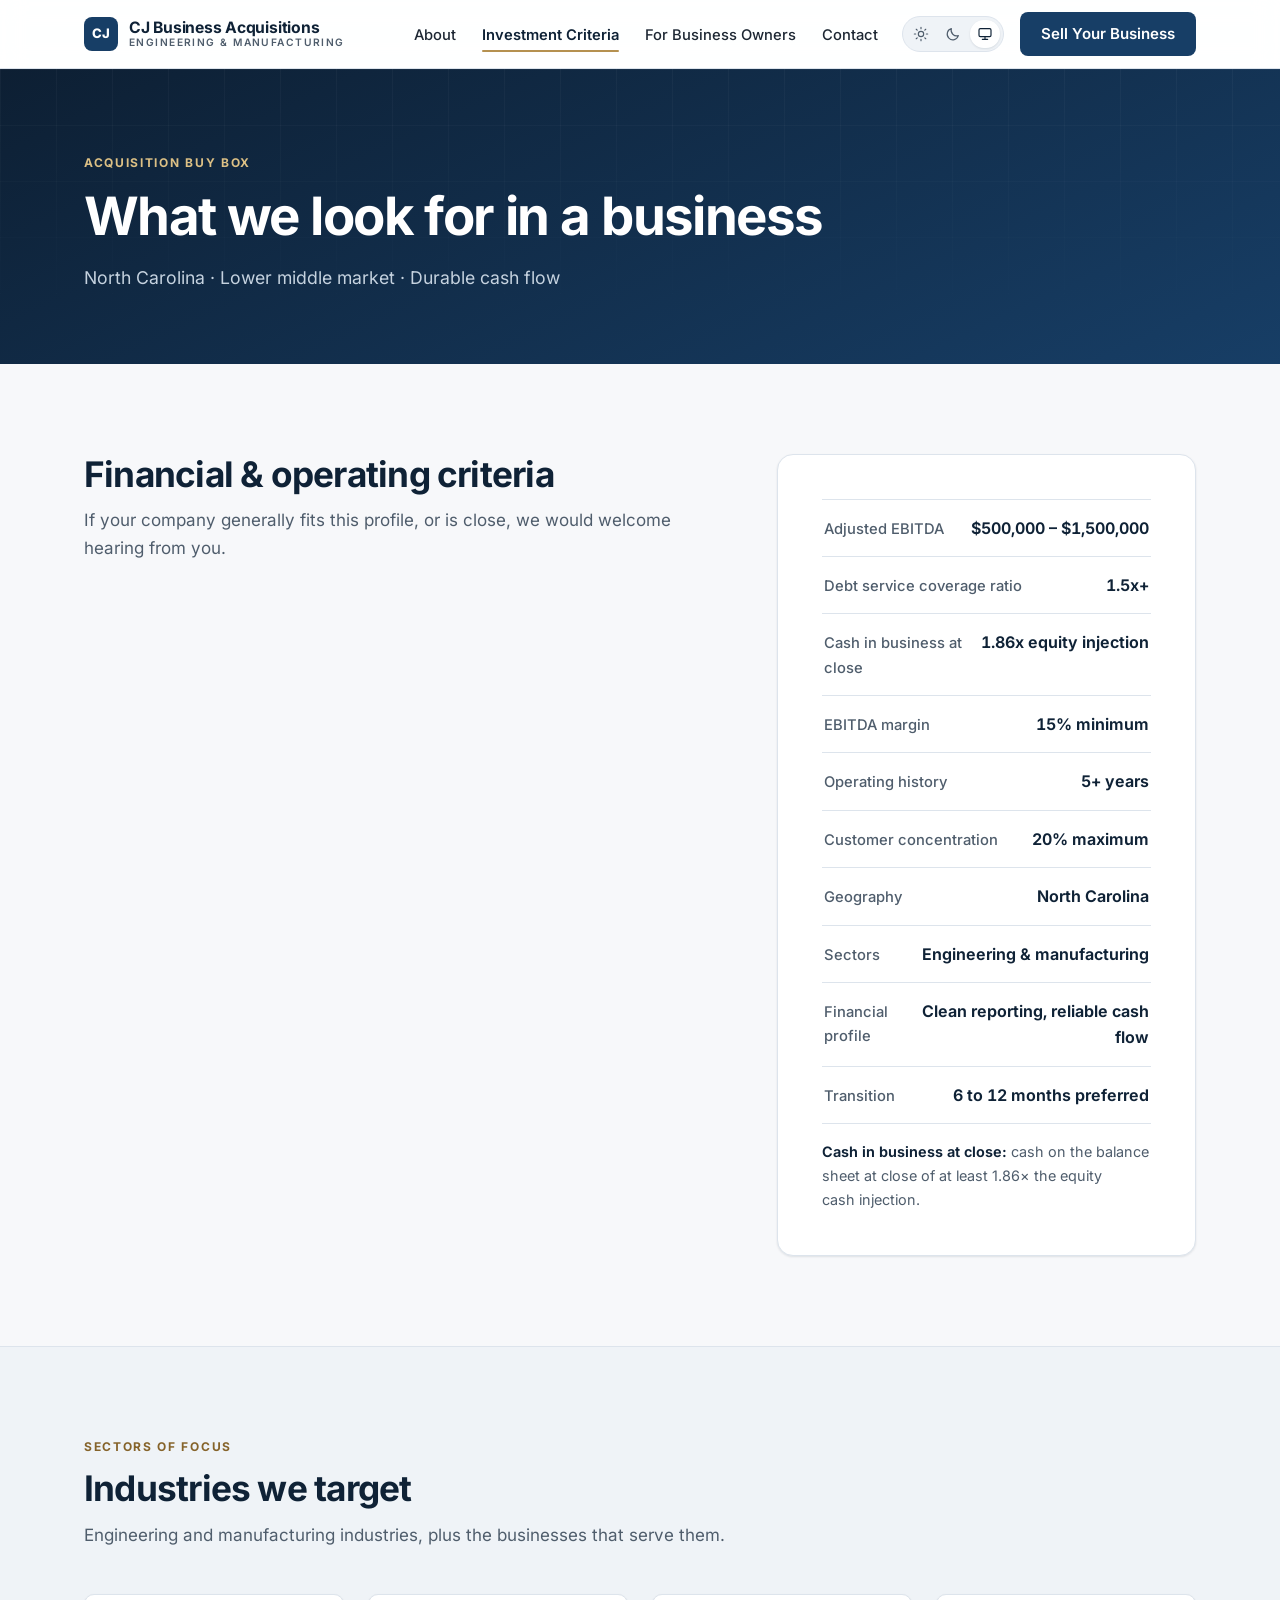
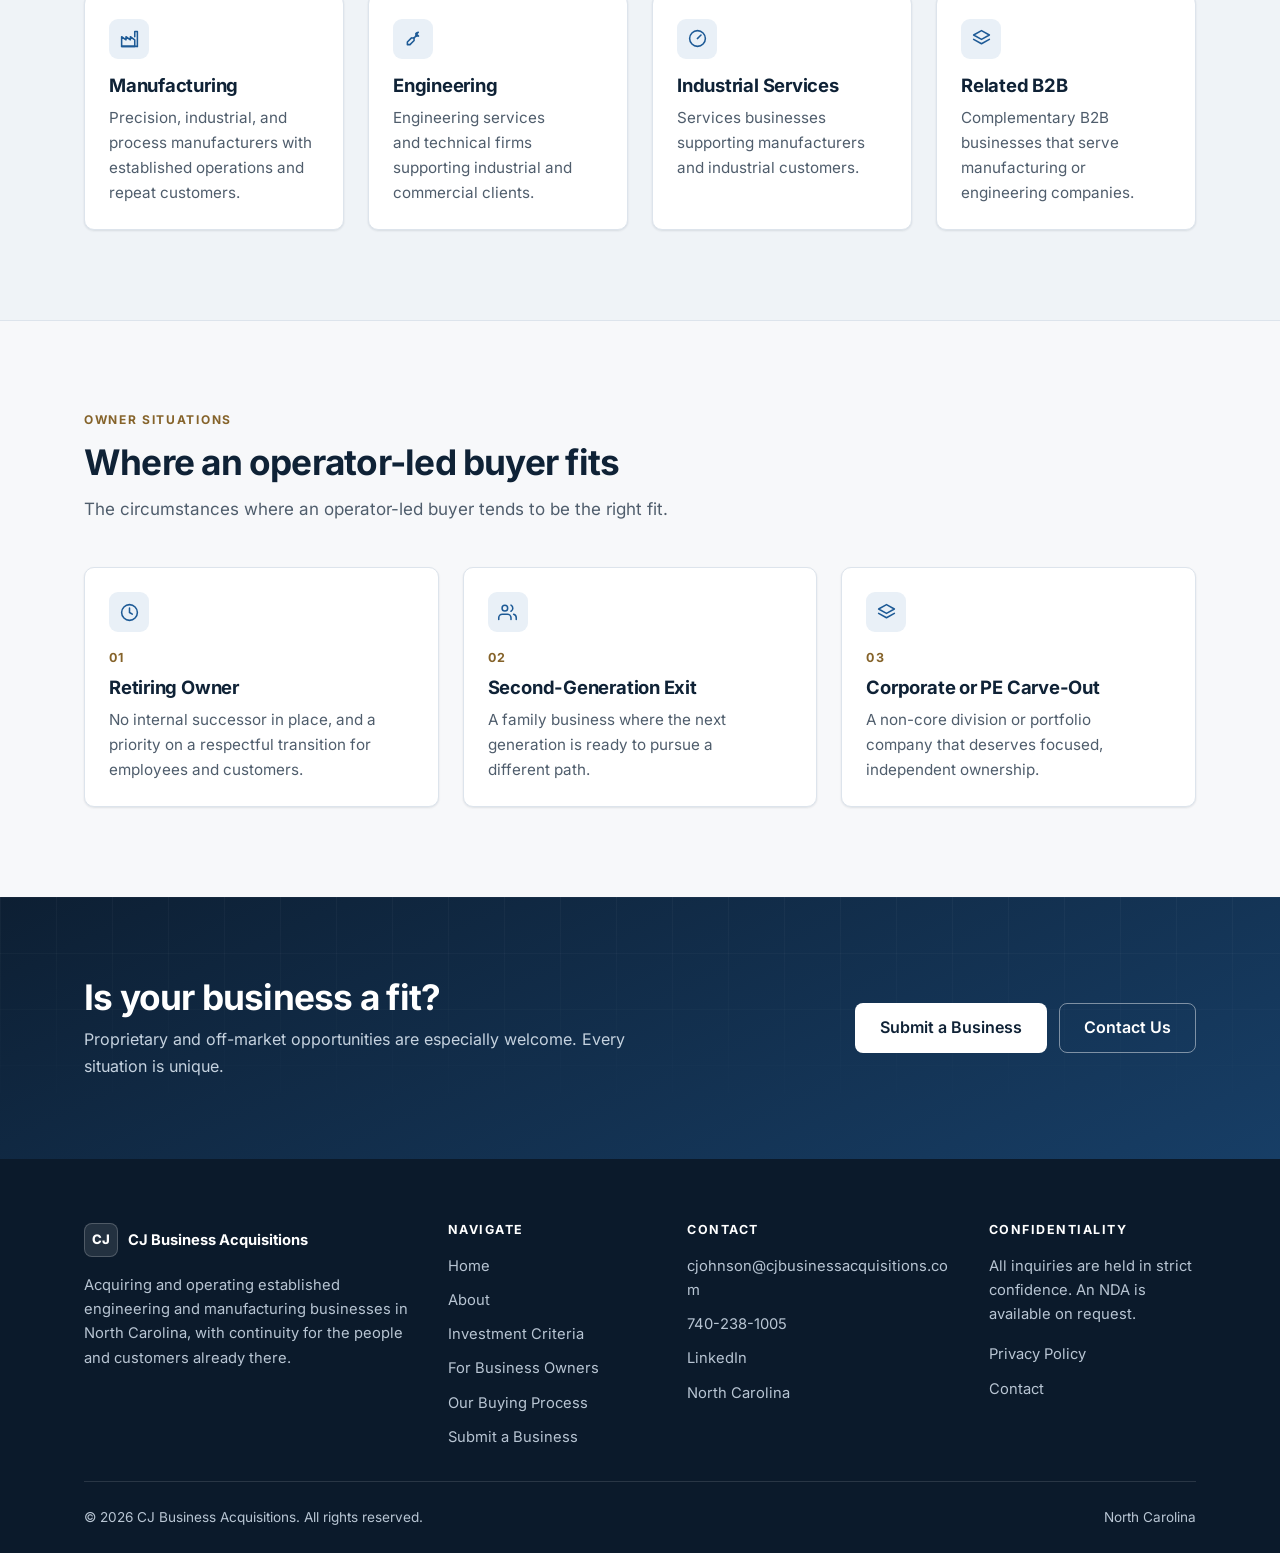
<file: investment-criteria.html>
<!DOCTYPE html>
<html lang="en" data-theme-pref="system">
<head>
<meta charset="utf-8">
<meta name="viewport" content="width=device-width, initial-scale=1">
<title>Investment Criteria | CJ Business Acquisitions</title>
<meta name="description" content="Our buy box: $500K-$1.5M adjusted EBITDA, 1.5x+ debt service coverage, 15% minimum margin, 5+ years history, North Carolina engineering and manufacturing.">
<meta name="robots" content="index,follow">
<link rel="canonical" href="https://www.cjbusinessacquisitions.com/investment-criteria.html">
<meta name="color-scheme" content="light dark">
<meta name="theme-color" content="#0d1f33">
<meta name="format-detection" content="telephone=no">
<link rel="icon" href="/favicon.svg" type="image/svg+xml">
<link rel="apple-touch-icon" href="/apple-touch-icon.png">
<link rel="preload" href="/inter-var-latin.woff2" as="font" type="font/woff2" crossorigin>
<meta property="og:type" content="website">
<meta property="og:site_name" content="CJ Business Acquisitions">
<meta property="og:title" content="Investment Criteria | CJ Business Acquisitions">
<meta property="og:description" content="Our buy box: $500K-$1.5M adjusted EBITDA, 1.5x+ debt service coverage, 15% minimum margin, 5+ years history, North Carolina engineering and manufacturing.">
<meta property="og:url" content="https://www.cjbusinessacquisitions.com/investment-criteria.html">
<meta property="og:image" content="https://www.cjbusinessacquisitions.com/og-image.jpg">
<meta property="og:image:width" content="1200">
<meta property="og:image:height" content="630">
<meta property="og:image:alt" content="CJ Business Acquisitions: acquiring established engineering and manufacturing businesses in North Carolina">
<meta name="twitter:card" content="summary_large_image">
<script>(function(){var d=document.documentElement,p='system';try{p=localStorage.getItem('theme')||'system'}catch(e){}if(p!=='light'&&p!=='dark')p='system';var dark=p==='dark'||(p==='system'&&window.matchMedia&&matchMedia('(prefers-color-scheme: dark)').matches);d.setAttribute('data-theme',dark?'dark':'light');d.setAttribute('data-theme-pref',p)})();</script>
<style>@font-face{font-family:"Inter";font-style:normal;font-weight:100 900;font-display:swap;src:url("/inter-var-latin.woff2") format("woff2");unicode-range:U+0000-00FF,U+0131,U+0152-0153,U+02BB-02BC,U+02C6,U+02DA,U+02DC,U+0304,U+0308,U+0329,U+2000-206F,U+20AC,U+2122,U+2191,U+2193,U+2212,U+2215,U+FEFF,U+FFFD}

/* ---------- Tokens: light (default) ---------- */
:root{
  color-scheme:light;
  --bg:#f7f8fa; --surface:#ffffff; --surface-2:#eff3f7; --sunken:#e8edf3;
  --border:#dde4ec; --border-strong:#c3cfdb;
  --text:#1d2733; --muted:#4f5d6c; --heading:#0f2236;
  --brand:#173e66; --brand-hover:#1f5185; --on-brand:#ffffff;
  --link:#1d5a96; --accent:#85632a; --accent-line:#b59150;
  --icon-bg:#e9f0f7; --icon-fg:#1d5a96;
  --focus:#2563c9;
  --success:#1b6a42; --success-bg:#e7f3ec; --success-border:#b9d9c6;
  --danger:#a4271c; --danger-bg:#fcecea; --danger-border:#efc2bc;
  --hero-1:#0d1f33; --hero-2:#173e66; --on-hero:#ffffff; --on-hero-muted:#c5d2df; --hero-accent:#dcc085;
  --hero-card:rgba(255,255,255,.06); --hero-border:rgba(255,255,255,.16);
  --footer-bg:#0b1a2b; --footer-text:#b8c5d3; --footer-heading:#ffffff; --footer-border:rgba(255,255,255,.12);
  --shadow-sm:0 1px 2px rgba(15,34,54,.06),0 1px 3px rgba(15,34,54,.05);
  --shadow:0 6px 24px -8px rgba(15,34,54,.14),0 2px 6px rgba(15,34,54,.05);
  --header-bg:rgba(255,255,255,.9);
  --radius-sm:6px; --radius:10px; --radius-lg:16px;
  --s1:4px; --s2:8px; --s3:12px; --s4:16px; --s5:24px; --s6:32px; --s7:48px; --s8:64px; --s9:96px;
  --max:1160px; --header-h:68px;
  --font:"Inter",ui-sans-serif,system-ui,-apple-system,"Segoe UI",Roboto,"Helvetica Neue",Arial,sans-serif;
}
/* ---------- Tokens: dark ---------- */
:root[data-theme="dark"]{
  color-scheme:dark;
  --bg:#0b121b; --surface:#111a25; --surface-2:#0e1721; --sunken:#0a1118;
  --border:#223142; --border-strong:#304359;
  --text:#d6dee7; --muted:#9fadbd; --heading:#f1f5f9;
  --brand:#2b67a6; --brand-hover:#3777bb; --on-brand:#ffffff;
  --link:#8ebdee; --accent:#d4b36f; --accent-line:#b59150;
  --icon-bg:#16273a; --icon-fg:#8ebdee;
  --focus:#8ebdee;
  --success:#86d2a8; --success-bg:#0f241a; --success-border:#23503a;
  --danger:#f3a59c; --danger-bg:#2a1413; --danger-border:#5c2a24;
  --hero-1:#08121d; --hero-2:#11304f;
  --hero-card:rgba(255,255,255,.05); --hero-border:rgba(255,255,255,.13);
  --footer-bg:#070e16; --footer-border:rgba(255,255,255,.09);
  --shadow-sm:0 1px 2px rgba(0,0,0,.4);
  --shadow:0 8px 28px -10px rgba(0,0,0,.6),0 2px 6px rgba(0,0,0,.35);
  --header-bg:rgba(13,20,30,.88);
}
/* No-JS fallback: follow the OS setting */
@media (prefers-color-scheme:dark){
  :root:not([data-theme]){
    color-scheme:dark;
    --bg:#0b121b; --surface:#111a25; --surface-2:#0e1721; --sunken:#0a1118;
    --border:#223142; --border-strong:#304359;
    --text:#d6dee7; --muted:#9fadbd; --heading:#f1f5f9;
    --brand:#2b67a6; --brand-hover:#3777bb;
    --link:#8ebdee; --accent:#d4b36f;
    --icon-bg:#16273a; --icon-fg:#8ebdee; --focus:#8ebdee;
    --success:#86d2a8; --success-bg:#0f241a; --success-border:#23503a;
    --danger:#f3a59c; --danger-bg:#2a1413; --danger-border:#5c2a24;
    --hero-1:#08121d; --hero-2:#11304f; --footer-bg:#070e16;
    --header-bg:rgba(13,20,30,.88);
  }
}

/* ---------- Base ---------- */
*,*::before,*::after{box-sizing:border-box}
html{-webkit-text-size-adjust:100%;text-size-adjust:100%;scroll-padding-top:calc(var(--header-h) + 16px)}
body{margin:0;background:var(--bg);color:var(--text);font-family:var(--font);font-size:1rem;line-height:1.65;-webkit-font-smoothing:antialiased;text-rendering:optimizeLegibility;font-feature-settings:"cv11","ss03"}
img,svg{display:block;max-width:100%}
h1,h2,h3,h4{color:var(--heading);margin:0 0 var(--s3);line-height:1.18;font-weight:700;letter-spacing:-.022em;text-wrap:balance}
h1{font-size:clamp(2.05rem,1.3rem + 3vw,3.3rem);letter-spacing:-.03em}
h2{font-size:clamp(1.6rem,1.2rem + 1.5vw,2.2rem)}
h3{font-size:1.15rem;letter-spacing:-.012em}
p{margin:0 0 var(--s4);color:var(--muted);text-wrap:pretty}
p:last-child{margin-bottom:0}
strong{color:var(--heading);font-weight:650}
a{color:var(--link);text-decoration-thickness:1px;text-underline-offset:3px}
a:hover{text-decoration-thickness:2px}
ul,ol{margin:0;padding:0}
.lede{font-size:1.125rem;color:var(--text);line-height:1.6}
.eyebrow{display:block;font-size:.75rem;font-weight:700;letter-spacing:.14em;text-transform:uppercase;color:var(--accent);margin-bottom:var(--s3)}
.num{font-variant-numeric:tabular-nums}
.visually-hidden{position:absolute!important;width:1px;height:1px;padding:0;margin:-1px;overflow:hidden;clip:rect(0,0,0,0);white-space:nowrap;border:0}
.container{width:100%;max-width:var(--max);margin:0 auto;padding:0 var(--s5)}
@media (max-width:600px){.container{padding:0 18px}}
.measure{max-width:68ch}

/* Focus: always visible for keyboard users */
:focus{outline:none}
:focus-visible{outline:3px solid var(--focus);outline-offset:3px;border-radius:4px}
.skip-link{position:absolute;left:var(--s4);top:-60px;z-index:200;background:var(--brand);color:var(--on-brand);padding:10px 16px;border-radius:var(--radius-sm);font-weight:600;text-decoration:none;transition:top .15s}
.skip-link:focus{top:var(--s3)}

/* ---------- Header ---------- */
.site-header{position:sticky;top:0;z-index:100;background:var(--header-bg);-webkit-backdrop-filter:saturate(160%) blur(12px);backdrop-filter:saturate(160%) blur(12px);border-bottom:1px solid var(--border)}
.header-inner{display:flex;align-items:center;justify-content:space-between;gap:var(--s5);height:var(--header-h)}
.brand{display:flex;align-items:center;gap:11px;text-decoration:none;color:var(--heading);flex-shrink:0}
.brand-mark{width:34px;height:34px;border-radius:8px;background:var(--brand);color:#fff;display:grid;place-items:center;font-weight:800;font-size:.82rem;letter-spacing:.03em}
.brand-name{display:flex;flex-direction:column;line-height:1.15}
.brand-name b{font-size:.98rem;font-weight:700;letter-spacing:-.015em}
.brand-name span{font-size:.64rem;letter-spacing:.14em;text-transform:uppercase;color:var(--muted);font-weight:600}
.nav{display:flex;align-items:center;gap:var(--s5)}
.nav-links{display:flex;align-items:center;gap:26px;list-style:none}
.nav-links a{color:var(--text);text-decoration:none;font-size:.92rem;font-weight:500;padding:6px 0;position:relative}
.nav-links a:hover{color:var(--link)}
.nav-links a[aria-current="page"]{color:var(--heading);font-weight:600}
.nav-links a[aria-current="page"]::after{content:"";position:absolute;left:0;right:0;bottom:-2px;height:2px;border-radius:2px;background:var(--accent-line)}
.nav-toggle{display:none;align-items:center;justify-content:center;width:44px;height:44px;margin-right:-10px;border:0;background:none;color:var(--heading);border-radius:8px;cursor:pointer}
.nav-toggle svg{width:24px;height:24px}
.nav-toggle .icon-close{display:none}
.nav-toggle[aria-expanded="true"] .icon-open{display:none}
.nav-toggle[aria-expanded="true"] .icon-close{display:block}
.nav-extra{display:flex;align-items:center;gap:var(--s4)}

/* Theme switch: segmented control */
.theme-switch{display:inline-flex;padding:3px;gap:2px;border:1px solid var(--border);border-radius:999px;background:var(--surface-2)}
.theme-switch button{display:grid;place-items:center;width:30px;height:28px;border:0;border-radius:999px;background:transparent;color:var(--muted);cursor:pointer;transition:background .15s,color .15s}
.theme-switch button svg{width:16px;height:16px}
.theme-switch button:hover{color:var(--heading)}
.theme-switch button[aria-pressed="true"]{background:var(--surface);color:var(--heading);box-shadow:var(--shadow-sm)}
.theme-label{display:none;font-size:.8rem;font-weight:600;color:var(--muted);margin-right:var(--s2)}

@media (max-width:980px){
  .nav-toggle{display:inline-flex}
  .nav{position:fixed;inset:var(--header-h) 0 auto 0;flex-direction:column;align-items:stretch;gap:0;padding:var(--s2) var(--s5) var(--s5);background:var(--surface);border-bottom:1px solid var(--border);box-shadow:var(--shadow);max-height:calc(100dvh - var(--header-h));overflow-y:auto;visibility:hidden;opacity:0;transform:translateY(-6px);transition:opacity .16s,transform .16s,visibility 0s .16s}
  .nav.open{visibility:visible;opacity:1;transform:none;transition:opacity .16s,transform .16s}
  .nav-links{flex-direction:column;align-items:stretch;gap:0}
  .nav-links a{display:block;padding:14px 2px;border-bottom:1px solid var(--border);font-size:1rem}
  .nav-links a[aria-current="page"]::after{display:none}
  .nav-extra{flex-direction:column-reverse;align-items:stretch;gap:var(--s4);padding-top:var(--s4)}
  .nav-extra .btn{width:100%}
  .theme-row{display:flex;align-items:center;justify-content:space-between}
  .theme-label{display:inline}
}

/* ---------- Buttons ---------- */
.btn{--btn-bg:var(--brand);--btn-fg:var(--on-brand);--btn-border:transparent;display:inline-flex;align-items:center;justify-content:center;gap:8px;min-height:44px;padding:11px 20px;border-radius:8px;border:1.5px solid var(--btn-border);background:var(--btn-bg);color:var(--btn-fg);font:inherit;font-size:.94rem;font-weight:600;line-height:1.2;text-decoration:none;cursor:pointer;transition:background-color .15s,border-color .15s,color .15s,box-shadow .15s}
.btn svg{width:18px;height:18px}
.btn:hover{--btn-bg:var(--brand-hover)}
.btn-lg{min-height:50px;padding:13px 24px;font-size:1rem}
.btn-block{width:100%}
.btn-secondary{--btn-bg:transparent;--btn-fg:var(--heading);--btn-border:var(--border-strong)}
.btn-secondary:hover{--btn-bg:var(--surface-2);--btn-border:var(--heading)}
.btn-light{--btn-bg:#ffffff;--btn-fg:#0f2236}
.btn-light:hover{--btn-bg:#e8eef5}
.btn-ghost-light{--btn-bg:transparent;--btn-fg:#ffffff;--btn-border:rgba(255,255,255,.45)}
.btn-ghost-light:hover{--btn-bg:rgba(255,255,255,.1);--btn-border:#ffffff}
.btn[disabled]{opacity:.65;cursor:progress}
.text-link{display:inline-flex;align-items:center;gap:6px;font-weight:600;text-decoration:none}
.text-link svg{width:17px;height:17px;transition:transform .15s}
.text-link:hover svg{transform:translateX(3px)}

/* ---------- Hero ---------- */
.hero,.page-hero,.cta-band{background:linear-gradient(155deg,var(--hero-1) 0%,var(--hero-2) 100%);color:var(--on-hero);position:relative;overflow:hidden}
.hero::before,.page-hero::before,.cta-band::before{content:"";position:absolute;inset:0;pointer-events:none;background-image:linear-gradient(rgba(255,255,255,.035) 1px,transparent 1px),linear-gradient(90deg,rgba(255,255,255,.035) 1px,transparent 1px);background-size:56px 56px;-webkit-mask-image:linear-gradient(180deg,#000 0%,transparent 90%);mask-image:linear-gradient(180deg,#000 0%,transparent 90%)}
.hero > *,.page-hero > *,.cta-band > *{position:relative}
.hero h1,.page-hero h1,.cta-band h2{color:var(--on-hero)}
.hero .eyebrow,.page-hero .eyebrow{color:var(--hero-accent)}
.hero{padding:clamp(56px,8vw,104px) 0 clamp(56px,8vw,96px)}
.hero-grid{display:grid;grid-template-columns:minmax(0,1.35fr) minmax(0,.9fr);gap:clamp(32px,5vw,64px);align-items:center}
.hero-lead{font-size:clamp(1.05rem,1rem + .35vw,1.2rem);color:var(--on-hero-muted);max-width:40rem;margin-bottom:var(--s6)}
.hero-actions{display:flex;flex-wrap:wrap;gap:var(--s3)}
.hero-panel{background:var(--hero-card);border:1px solid var(--hero-border);border-radius:var(--radius-lg);padding:var(--s6)}
.hero-panel h2{color:var(--on-hero);font-size:1.05rem;letter-spacing:0;margin-bottom:var(--s4)}
.hero-panel ul{list-style:none;display:grid;gap:var(--s4)}
.hero-panel li{display:flex;gap:12px;color:var(--on-hero-muted);font-size:.95rem;line-height:1.5}
.hero-panel li svg{width:20px;height:20px;flex-shrink:0;margin-top:1px;color:var(--hero-accent)}
.hero-panel li b{display:block;color:var(--on-hero);font-weight:600}
@media (max-width:900px){.hero-grid{grid-template-columns:1fr}}
.page-hero{padding:clamp(48px,7vw,84px) 0 clamp(44px,6vw,72px)}
.page-hero h1{max-width:22ch;margin-bottom:var(--s4)}
.page-hero p{color:var(--on-hero-muted);font-size:1.1rem;max-width:44rem;margin:0}
.hero a:not(.btn),.page-hero a:not(.btn),.cta-band a:not(.btn){color:#fff}

/* ---------- Sections ---------- */
.section{padding:clamp(56px,7vw,96px) 0}
.section-alt{background:var(--surface-2);border-block:1px solid var(--border)}
.section-tight{padding:clamp(36px,5vw,56px) 0}
.section-head{max-width:46rem;margin-bottom:clamp(28px,4vw,44px)}
.section-head p{font-size:1.06rem}
.section-head.center{margin-inline:auto;text-align:center}

/* ---------- Grids ---------- */
.grid{display:grid;gap:var(--s5)}
.grid-2{grid-template-columns:repeat(2,minmax(0,1fr))}
.grid-3{grid-template-columns:repeat(3,minmax(0,1fr))}
.grid-4{grid-template-columns:repeat(4,minmax(0,1fr))}
@media (max-width:980px){.grid-4{grid-template-columns:repeat(2,minmax(0,1fr))}.grid-3{grid-template-columns:repeat(2,minmax(0,1fr))}}
@media (max-width:640px){.grid-2,.grid-3,.grid-4{grid-template-columns:1fr}}
.split{display:grid;grid-template-columns:minmax(0,1.3fr) minmax(0,.85fr);gap:clamp(28px,4vw,56px);align-items:start}
.split > *{min-width:0}
@media (max-width:900px){.split{grid-template-columns:1fr}}

/* ---------- Cards ---------- */
.card{background:var(--surface);border:1px solid var(--border);border-radius:var(--radius);padding:var(--s5);box-shadow:var(--shadow-sm);transition:border-color .15s,box-shadow .15s}
.card:hover{border-color:var(--border-strong);box-shadow:var(--shadow)}
.card h3{margin-bottom:var(--s2)}
.card p{font-size:.95rem}
.card-icon{width:40px;height:40px;border-radius:9px;background:var(--icon-bg);color:var(--icon-fg);display:grid;place-items:center;margin-bottom:var(--s4)}
.card-icon svg{width:21px;height:21px}
.card-index{display:block;font-size:.78rem;font-weight:700;letter-spacing:.12em;color:var(--accent);margin-bottom:var(--s2)}
.panel{background:var(--surface);border:1px solid var(--border);border-radius:var(--radius-lg);padding:clamp(24px,4vw,44px);box-shadow:var(--shadow-sm)}

/* ---------- Stats ---------- */
.stats{display:grid;grid-template-columns:repeat(4,minmax(0,1fr));border:1px solid var(--border);border-radius:var(--radius-lg);background:var(--surface);overflow:hidden}
.stat{padding:var(--s5) var(--s5) 22px;border-left:1px solid var(--border)}
.stat:first-child{border-left:0}
.stat dt{font-size:.8rem;color:var(--muted);font-weight:600;letter-spacing:.02em;margin-top:6px}
.stat dd{margin:0;font-size:clamp(1.5rem,1.1rem + 1.3vw,2rem);font-weight:750;color:var(--heading);letter-spacing:-.03em;line-height:1.1;font-variant-numeric:tabular-nums}
.stat{display:flex;flex-direction:column-reverse;justify-content:flex-end}
@media (max-width:820px){.stats{grid-template-columns:repeat(2,minmax(0,1fr))}.stat:nth-child(3){border-left:0}.stat:nth-child(n+3){border-top:1px solid var(--border)}}

/* ---------- Criteria (definition list) ---------- */
.criteria{margin:0;border-top:1px solid var(--border)}
.criteria > div{display:grid;grid-template-columns:minmax(0,1fr) minmax(0,auto);align-items:baseline;gap:var(--s4);padding:15px 2px;border-bottom:1px solid var(--border)}
.criteria dt{font-size:.92rem;color:var(--muted);font-weight:500}
.criteria dd{margin:0;font-weight:650;color:var(--heading);text-align:right;font-variant-numeric:tabular-nums;max-width:22ch}
@media (max-width:420px){.criteria > div{grid-template-columns:1fr;gap:2px}.criteria dd{text-align:left;max-width:none}}
.note{font-size:.9rem;margin-top:var(--s4)}

/* ---------- Lists ---------- */
.check-list{list-style:none;display:grid;gap:10px}
.check-list li{display:flex;gap:12px;align-items:flex-start;color:var(--text)}
.check-list svg{width:19px;height:19px;flex-shrink:0;margin-top:3px;color:var(--success)}
.contact-list{list-style:none;display:grid;gap:14px}
.contact-list li{display:flex;gap:12px;align-items:center;min-width:0}
.contact-list a,.site-footer a[href^="mailto"]{overflow-wrap:anywhere}
.contact-list svg{width:20px;height:20px;color:var(--icon-fg);flex-shrink:0}
.steps-mini{list-style:none;counter-reset:s;display:grid;gap:var(--s4)}
.steps-mini li{counter-increment:s;display:grid;grid-template-columns:30px 1fr;gap:12px;font-size:.94rem;color:var(--muted)}
.steps-mini li::before{content:counter(s);width:28px;height:28px;border-radius:50%;background:var(--icon-bg);color:var(--icon-fg);font-weight:700;font-size:.82rem;display:grid;place-items:center}
.steps-mini b{display:block;color:var(--heading);font-weight:600}

/* ---------- Profile ---------- */
.profile{background:var(--surface);border:1px solid var(--border);border-radius:var(--radius-lg);overflow:hidden;box-shadow:var(--shadow-sm)}
.profile-top{background:linear-gradient(155deg,var(--hero-1),var(--hero-2));padding:var(--s6) var(--s6) var(--s5);color:#fff;display:flex;gap:var(--s4);align-items:center}
.avatar{width:64px;height:64px;border-radius:14px;background:rgba(255,255,255,.12);border:1px solid rgba(255,255,255,.25);display:grid;place-items:center;font-weight:800;font-size:1.3rem;color:#fff;flex-shrink:0}
.profile-top h3{color:#fff;margin:0}
.profile-top p{color:var(--on-hero-muted);margin:0;font-size:.9rem}
.profile dl{margin:0;padding:var(--s2) var(--s6) var(--s5)}
.profile dl div{padding:12px 0;border-bottom:1px solid var(--border)}
.profile dl div:last-child{border-bottom:0}
.profile dt{font-size:.74rem;text-transform:uppercase;letter-spacing:.1em;color:var(--muted);font-weight:700}
.profile dd{margin:2px 0 0;color:var(--heading);font-weight:550;font-size:.95rem}

.quote{margin:0;padding:var(--s5) var(--s6);border-left:3px solid var(--accent-line);background:var(--surface);border-radius:0 var(--radius) var(--radius) 0;font-size:clamp(1.1rem,1rem + .5vw,1.35rem);line-height:1.5;color:var(--heading);font-weight:550;letter-spacing:-.01em}

/* ---------- Callout ---------- */
.callout{display:flex;gap:var(--s4);align-items:flex-start;padding:var(--s5);border-radius:var(--radius);background:var(--success-bg);border:1px solid var(--success-border);margin-top:var(--s5)}
.callout svg{width:26px;height:26px;flex-shrink:0;color:var(--success)}
.callout h3{font-size:1.02rem;margin-bottom:4px}
.callout p{color:var(--text);margin:0}
.callout-info{background:var(--icon-bg);border-color:var(--border)}
.callout-info svg{color:var(--icon-fg)}
.callout-top{margin:0 0 var(--s5)}

/* ---------- Buying-process timeline ---------- */
.phase + .phase{margin-top:var(--s5)}
.phase-label{display:block;text-transform:uppercase;letter-spacing:.3em;font-weight:800;font-size:.85rem;color:var(--accent);margin-bottom:var(--s2)}
.phase-title{font-size:clamp(1.7rem,1.1rem + 2.6vw,2.8rem);font-weight:800;text-transform:uppercase;letter-spacing:-.025em;line-height:1.04;margin-bottom:clamp(28px,4vw,44px)}
.phase-title .hl{color:var(--link)}
.timeline{list-style:none;display:flex;align-items:flex-start}
.timeline .step{flex:1 1 0;min-width:0;display:flex;flex-direction:column;align-items:center;text-align:center}
.timeline .box{width:72px;height:72px;border-radius:14px;background:var(--sunken);border:1px solid var(--border);display:grid;place-items:center;font-size:1.7rem;font-weight:800;color:var(--heading);font-variant-numeric:tabular-nums}
.timeline .final .box{background:var(--brand);border-color:transparent;color:#fff;box-shadow:0 10px 24px -8px rgba(23,62,102,.55)}
.timeline .arrow{flex:0 0 34px;height:72px;display:grid;place-items:center;color:var(--accent-line)}
.timeline .arrow svg{width:34px;height:14px}
.timeline h4{margin:18px 0 0;font-size:.8rem;font-weight:800;text-transform:uppercase;letter-spacing:.04em;min-height:2.5em;display:flex;align-items:center;justify-content:center;line-height:1.25}
.timeline .rule{width:32px;height:2px;border-radius:2px;background:var(--accent-line);margin:10px 0}
.timeline p{font-size:.9rem;line-height:1.45;margin:0;padding:0 4px}
@media (max-width:860px){
  .timeline{flex-direction:column;align-items:stretch}
  .timeline .step{flex-direction:row;align-items:center;text-align:left;gap:16px}
  .timeline .box{width:56px;height:56px;font-size:1.35rem;border-radius:12px;flex-shrink:0}
  .timeline .step-text{display:flex;flex-direction:column;align-items:flex-start}
  .timeline h4{margin:0;min-height:0;justify-content:flex-start}
  .timeline .rule{margin:7px 0}
  .timeline p{padding:0}
  .timeline .arrow{flex:0 0 auto;width:56px;height:30px;transform:rotate(90deg)}
  .timeline .arrow svg{width:22px}
}
@media (min-width:861px){.timeline .step-text{display:contents}}

/* ---------- CTA band ---------- */
.cta-band{padding:clamp(52px,7vw,80px) 0}
.cta-inner{display:flex;align-items:center;justify-content:space-between;gap:var(--s6);flex-wrap:wrap}
.cta-inner h2{margin-bottom:var(--s2)}
.cta-inner p{color:var(--on-hero-muted);margin:0;max-width:36rem}

/* ---------- Forms ---------- */
.form-grid{display:grid;grid-template-columns:repeat(2,minmax(0,1fr));gap:var(--s5) var(--s4)}
.field{display:flex;flex-direction:column;min-width:0}
.field.full{grid-column:1 / -1}
@media (max-width:620px){.form-grid{grid-template-columns:1fr}}
.field label,.fieldset-label{font-size:.88rem;font-weight:600;color:var(--heading);margin-bottom:6px}
.req{color:var(--danger);margin-left:2px}
.opt{font-weight:400;color:var(--muted);font-size:.84rem}
.hint{font-size:.83rem;color:var(--muted);margin-top:6px}
input,select,textarea{width:100%;font:inherit;font-size:1rem;color:var(--text);background:var(--surface);border:1.5px solid var(--border-strong);border-radius:8px;padding:11px 13px;min-height:46px;transition:border-color .15s,box-shadow .15s}
textarea{min-height:128px;resize:vertical;line-height:1.55}
select{appearance:none;-webkit-appearance:none;padding-right:40px;background-image:linear-gradient(45deg,transparent 50%,var(--muted) 50%),linear-gradient(135deg,var(--muted) 50%,transparent 50%);background-position:calc(100% - 20px) 50%,calc(100% - 15px) 50%;background-size:5px 5px,5px 5px;background-repeat:no-repeat}
input::placeholder,textarea::placeholder{color:var(--muted);opacity:.85}
input:hover,select:hover,textarea:hover{border-color:var(--muted)}
input:focus-visible,select:focus-visible,textarea:focus-visible{outline:none;border-color:var(--focus);box-shadow:0 0 0 3px color-mix(in srgb,var(--focus) 28%,transparent)}
[aria-invalid="true"]{border-color:var(--danger)!important}
.field-error{display:flex;gap:6px;align-items:flex-start;font-size:.85rem;color:var(--danger);margin-top:6px;font-weight:500}
.field-error svg{width:16px;height:16px;flex-shrink:0;margin-top:2px}
.field-error[hidden]{display:none}
.hp{position:absolute!important;left:-10000px!important;width:1px;height:1px;overflow:hidden}
.form-foot{margin-top:var(--s5);display:grid;gap:var(--s4)}
.captcha{min-height:78px;display:flex;align-items:center}
.captcha-note{font-size:.85rem;color:var(--muted);margin:0}
.form-legal{font-size:.84rem;color:var(--muted);margin:0}
.alert{display:flex;gap:12px;align-items:flex-start;padding:14px 16px;border-radius:var(--radius);border:1px solid;font-size:.94rem;line-height:1.5}
.alert svg{width:20px;height:20px;flex-shrink:0;margin-top:1px}
.alert p{margin:0;color:inherit}
.alert ul{margin:6px 0 0 18px;padding:0}
.alert a{color:inherit;font-weight:600}
.alert-error{background:var(--danger-bg);border-color:var(--danger-border);color:var(--danger)}
.alert-success{background:var(--success-bg);border-color:var(--success-border);color:var(--success)}
.alert-info{background:var(--surface-2);border-color:var(--border);color:var(--text)}
.alert[hidden]{display:none}
.form-success{text-align:center;padding:clamp(24px,5vw,48px) var(--s4)}
.form-success .success-icon{width:56px;height:56px;margin:0 auto var(--s4);color:var(--success)}
.form-success .success-icon svg{width:56px;height:56px}
.form-success[hidden]{display:none}
.aside-stack{display:grid;gap:var(--s5)}
.aside-stack h2{font-size:1.15rem;letter-spacing:-.01em}

/* ---------- Prose (privacy) ---------- */
.prose{max-width:72ch}
.prose h2{font-size:1.35rem;margin-top:var(--s7)}
.prose h2:first-child{margin-top:0}
.prose ul{margin:0 0 var(--s4) 1.2rem;color:var(--muted)}
.prose li{margin-bottom:6px}

/* ---------- 404 ---------- */
.notfound{min-height:52vh;display:grid;place-items:center;text-align:center}
.notfound .code{font-size:.8rem;letter-spacing:.2em;font-weight:700;color:var(--accent)}
.notfound .actions{display:flex;flex-wrap:wrap;gap:var(--s3);justify-content:center;margin-top:var(--s5)}

/* ---------- Footer ---------- */
.site-footer{background:var(--footer-bg);color:var(--footer-text);padding:var(--s8) 0 var(--s5);font-size:.92rem}
.site-footer a{color:var(--footer-text);text-decoration:none}
.site-footer a:hover{color:#fff;text-decoration:underline}
.site-footer p{color:var(--footer-text)}
.footer-grid{display:grid;grid-template-columns:1.6fr 1fr 1.3fr 1fr;gap:var(--s6);padding-bottom:var(--s6);border-bottom:1px solid var(--footer-border)}
@media (max-width:900px){.footer-grid{grid-template-columns:1fr 1fr}}
@media (max-width:560px){.footer-grid{grid-template-columns:1fr}}
.footer-grid h2{color:var(--footer-heading);font-size:.78rem;letter-spacing:.12em;text-transform:uppercase;margin-bottom:var(--s4)}
.footer-grid ul{list-style:none;display:grid;gap:10px}
.footer-brand{display:flex;align-items:center;gap:10px;margin-bottom:var(--s4);color:#fff;font-weight:700}
.footer-brand .brand-mark{background:rgba(255,255,255,.1);border:1px solid rgba(255,255,255,.2)}
.footer-bottom{display:flex;justify-content:space-between;flex-wrap:wrap;gap:var(--s3);padding-top:var(--s5);font-size:.85rem}

/* ---------- Motion ---------- */
@media (prefers-reduced-motion:reduce){
  *,*::before,*::after{animation-duration:.01ms!important;animation-iteration-count:1!important;transition-duration:.01ms!important;scroll-behavior:auto!important}
}
@media (prefers-reduced-motion:no-preference){html{scroll-behavior:smooth}}
@media print{.site-header,.site-footer,.cta-band,.nav-toggle{display:none!important}body{background:#fff;color:#000}}</style>
</head>
<body>
<a class="skip-link" href="#main">Skip to main content</a>
<header class="site-header">
  <div class="container header-inner">
    <a href="/" class="brand" aria-label="CJ Business Acquisitions, home">
      <span class="brand-mark" aria-hidden="true">CJ</span>
      <span class="brand-name" aria-hidden="true"><b>CJ Business Acquisitions</b><span>Engineering &amp; Manufacturing</span></span>
    </a>
    <button class="nav-toggle" type="button" aria-expanded="false" aria-controls="site-nav" aria-label="Open menu">
      <span class="icon-open"><svg viewBox="0 0 24 24" fill="none" stroke="currentColor" stroke-width="2" stroke-linecap="round" stroke-linejoin="round" aria-hidden="true" focusable="false"><path d="M4 7h16M4 12h16M4 17h16"/></svg></span><span class="icon-close"><svg viewBox="0 0 24 24" fill="none" stroke="currentColor" stroke-width="2" stroke-linecap="round" stroke-linejoin="round" aria-hidden="true" focusable="false"><path d="M6 6l12 12M18 6L6 18"/></svg></span>
    </button>
    <nav class="nav" id="site-nav" aria-label="Main">
      <ul class="nav-links">
        <li><a href="/about.html">About</a></li>
        <li><a href="/investment-criteria.html" aria-current="page">Investment Criteria</a></li>
        <li><a href="/for-business-owners.html">For Business Owners</a></li>
        <li><a href="/contact.html">Contact</a></li>
      </ul>
      <div class="nav-extra">
        <div class="theme-row"><span class="theme-label" aria-hidden="true">Theme</span><div class="theme-switch" role="group" aria-label="Color theme">
          <button type="button" data-theme-set="light" aria-pressed="false" title="Light theme"><svg viewBox="0 0 24 24" fill="none" stroke="currentColor" stroke-width="1.75" stroke-linecap="round" stroke-linejoin="round" aria-hidden="true" focusable="false"><circle cx="12" cy="12" r="4"/><path d="M12 2v2M12 20v2M4.9 4.9l1.4 1.4M17.7 17.7l1.4 1.4M2 12h2M20 12h2M4.9 19.1l1.4-1.4M17.7 6.3l1.4-1.4"/></svg><span class="visually-hidden">Light theme</span></button>
          <button type="button" data-theme-set="dark" aria-pressed="false" title="Dark theme"><svg viewBox="0 0 24 24" fill="none" stroke="currentColor" stroke-width="1.75" stroke-linecap="round" stroke-linejoin="round" aria-hidden="true" focusable="false"><path d="M20 14.5A8.5 8.5 0 019.5 4a8.5 8.5 0 1010.5 10.5z"/></svg><span class="visually-hidden">Dark theme</span></button>
          <button type="button" data-theme-set="system" aria-pressed="false" title="Match system"><svg viewBox="0 0 24 24" fill="none" stroke="currentColor" stroke-width="1.75" stroke-linecap="round" stroke-linejoin="round" aria-hidden="true" focusable="false"><rect x="3" y="4" width="18" height="12" rx="2"/><path d="M8 20h8M12 16v4"/></svg><span class="visually-hidden">Match system setting</span></button>
        </div></div>
        <a href="/submit-a-business.html" class="btn">Sell Your Business</a>
      </div>
    </nav>
  </div>
</header>
<main id="main" tabindex="-1">

<section class="page-hero">
  <div class="container">
    <span class="eyebrow">Acquisition Buy Box</span>
    <h1>What we look for in a business</h1>
    <p>North Carolina &middot; Lower middle market &middot; Durable cash flow</p>
  </div>
</section>

<section class="section" aria-labelledby="fin-title">
  <div class="container split">
    <div class="section-head">
      <h2 id="fin-title">Financial &amp; operating criteria</h2>
      <p>If your company generally fits this profile, or is close, we would welcome hearing from you.</p>
    </div>
    <div class="panel">
      <dl class="criteria"><div><dt>Adjusted EBITDA</dt><dd>$500,000 &ndash; $1,500,000</dd></div><div><dt>Debt service coverage ratio</dt><dd>1.5x+</dd></div><div><dt>Cash in business at close</dt><dd>1.86x equity injection</dd></div><div><dt>EBITDA margin</dt><dd>15% minimum</dd></div><div><dt>Operating history</dt><dd>5+ years</dd></div><div><dt>Customer concentration</dt><dd>20% maximum</dd></div><div><dt>Geography</dt><dd>North Carolina</dd></div><div><dt>Sectors</dt><dd>Engineering &amp; manufacturing</dd></div><div><dt>Financial profile</dt><dd>Clean reporting, reliable cash flow</dd></div><div><dt>Transition</dt><dd>6 to 12 months preferred</dd></div></dl>
      <p class="note"><strong>Cash in business at close:</strong> cash on the balance sheet at close of at least 1.86&times; the equity cash injection.</p>
    </div>
  </div>
</section>

<section class="section section-alt" aria-labelledby="sectors-title">
  <div class="container">
    <div class="section-head">
      <span class="eyebrow">Sectors of Focus</span>
      <h2 id="sectors-title">Industries we target</h2>
      <p>Engineering and manufacturing industries, plus the businesses that serve them.</p>
    </div>
    <div class="grid grid-4">
      <article class="card"><div class="card-icon"><svg viewBox="0 0 24 24" fill="none" stroke="currentColor" stroke-width="1.75" stroke-linecap="round" stroke-linejoin="round" aria-hidden="true" focusable="false"><path d="M3 21V10l5 3.5V10l5 3.5V10l5 3.5V21z"/><path d="M18 10V4h3v17"/><path d="M3 21h18"/></svg></div><h3>Manufacturing</h3><p>Precision, industrial, and process manufacturers with established operations and repeat customers.</p></article>
      <article class="card"><div class="card-icon"><svg viewBox="0 0 24 24" fill="none" stroke="currentColor" stroke-width="1.75" stroke-linecap="round" stroke-linejoin="round" aria-hidden="true" focusable="false"><path d="M14.7 6.3a4 4 0 01-5 5L5 16v3h3l4.7-4.7a4 4 0 015-5l-2.3-2.3 2.1-2.1a4 4 0 00-2.8 1.4z"/></svg></div><h3>Engineering</h3><p>Engineering services and technical firms supporting industrial and commercial clients.</p></article>
      <article class="card"><div class="card-icon"><svg viewBox="0 0 24 24" fill="none" stroke="currentColor" stroke-width="1.75" stroke-linecap="round" stroke-linejoin="round" aria-hidden="true" focusable="false"><path d="M12 21a9 9 0 100-18 9 9 0 000 18z"/><path d="M12 12l4-4"/><path d="M12 12h.01"/></svg></div><h3>Industrial Services</h3><p>Services businesses supporting manufacturers and industrial customers.</p></article>
      <article class="card"><div class="card-icon"><svg viewBox="0 0 24 24" fill="none" stroke="currentColor" stroke-width="1.75" stroke-linecap="round" stroke-linejoin="round" aria-hidden="true" focusable="false"><path d="M12 3l9 5-9 5-9-5 9-5z"/><path d="M3 13l9 5 9-5"/></svg></div><h3>Related B2B</h3><p>Complementary B2B businesses that serve manufacturing or engineering companies.</p></article>
    </div>
  </div>
</section>

<section class="section" aria-labelledby="own-title">
  <div class="container">
    <div class="section-head">
      <span class="eyebrow">Owner Situations</span>
      <h2 id="own-title">Where an operator-led buyer fits</h2>
      <p>The circumstances where an operator-led buyer tends to be the right fit.</p>
    </div>
    <div class="grid grid-3">
      <article class="card"><div class="card-icon"><svg viewBox="0 0 24 24" fill="none" stroke="currentColor" stroke-width="1.75" stroke-linecap="round" stroke-linejoin="round" aria-hidden="true" focusable="false"><circle cx="12" cy="12" r="9"/><path d="M12 7v5l3.2 1.9"/></svg></div><span class="card-index">01</span><h3>Retiring Owner</h3><p>No internal successor in place, and a priority on a respectful transition for employees and customers.</p></article>
      <article class="card"><div class="card-icon"><svg viewBox="0 0 24 24" fill="none" stroke="currentColor" stroke-width="1.75" stroke-linecap="round" stroke-linejoin="round" aria-hidden="true" focusable="false"><path d="M16 20v-2a4 4 0 00-4-4H6a4 4 0 00-4 4v2"/><circle cx="9" cy="7" r="3.2"/><path d="M22 20v-2a4 4 0 00-3-3.9"/><path d="M16 3.6a4 4 0 010 7"/></svg></div><span class="card-index">02</span><h3>Second-Generation Exit</h3><p>A family business where the next generation is ready to pursue a different path.</p></article>
      <article class="card"><div class="card-icon"><svg viewBox="0 0 24 24" fill="none" stroke="currentColor" stroke-width="1.75" stroke-linecap="round" stroke-linejoin="round" aria-hidden="true" focusable="false"><path d="M12 3l9 5-9 5-9-5 9-5z"/><path d="M3 13l9 5 9-5"/></svg></div><span class="card-index">03</span><h3>Corporate or PE Carve-Out</h3><p>A non-core division or portfolio company that deserves focused, independent ownership.</p></article>
    </div>
  </div>
</section>

<section class="cta-band" aria-labelledby="cta-title">
  <div class="container cta-inner">
    <div>
      <h2 id="cta-title">Is your business a fit?</h2>
      <p>Proprietary and off-market opportunities are especially welcome. Every situation is unique.</p>
    </div>
    <div class="hero-actions">
      <a href="/submit-a-business.html" class="btn btn-light btn-lg">Submit a Business</a>
      <a href="/contact.html" class="btn btn-ghost-light btn-lg">Contact Us</a>
    </div>
  </div>
</section>
</main>
<footer class="site-footer">
  <div class="container">
    <div class="footer-grid">
      <div>
        <div class="footer-brand"><span class="brand-mark" aria-hidden="true">CJ</span>CJ Business Acquisitions</div>
        <p>Acquiring and operating established engineering and manufacturing businesses in North Carolina, with continuity for the people and customers already there.</p>
      </div>
      <nav aria-label="Footer">
        <h2>Navigate</h2>
        <ul>
          <li><a href="/">Home</a></li>
          <li><a href="/about.html">About</a></li>
          <li><a href="/investment-criteria.html">Investment Criteria</a></li>
          <li><a href="/for-business-owners.html">For Business Owners</a></li>
          <li><a href="/for-business-owners.html#buying-process">Our Buying Process</a></li>
          <li><a href="/submit-a-business.html">Submit a Business</a></li>
        </ul>
      </nav>
      <div>
        <h2>Contact</h2>
        <ul>
          <li><a href="mailto:cjohnson@cjbusinessacquisitions.com">cjohnson@cjbusinessacquisitions.com</a></li>
          <li><a href="tel:+17402381005">740-238-1005</a></li>
          <li><a href="https://www.linkedin.com/in/chad-johnson-782990149" rel="noopener noreferrer" target="_blank">LinkedIn<span class="visually-hidden"> (opens in a new tab)</span></a></li>
          <li>North Carolina</li>
        </ul>
      </div>
      <div>
        <h2>Confidentiality</h2>
        <p>All inquiries are held in strict confidence. An NDA is available on request.</p>
        <ul><li><a href="/privacy.html">Privacy Policy</a></li><li><a href="/contact.html">Contact</a></li></ul>
      </div>
    </div>
    <div class="footer-bottom">
      <span>&copy; <span id="year">2026</span> CJ Business Acquisitions. All rights reserved.</span>
      <span>North Carolina</span>
    </div>
  </div>
</footer>
<script>
(function(){
  'use strict';
  var root=document.documentElement;
  var mq=window.matchMedia?window.matchMedia('(prefers-color-scheme: dark)'):null;

  /* ---------- Theme ---------- */
  function resolved(pref){return pref==='dark'||(pref==='system'&&mq&&mq.matches)?'dark':'light';}
  function applyTheme(pref,persist){
    root.setAttribute('data-theme',resolved(pref));
    root.setAttribute('data-theme-pref',pref);
    if(persist){try{localStorage.setItem('theme',pref);}catch(e){}}
    var btns=document.querySelectorAll('[data-theme-set]');
    for(var i=0;i<btns.length;i++){btns[i].setAttribute('aria-pressed',btns[i].getAttribute('data-theme-set')===pref?'true':'false');}
    document.dispatchEvent(new CustomEvent('themechange'));
  }
  applyTheme(root.getAttribute('data-theme-pref')||'system',false);
  document.addEventListener('click',function(e){
    var b=e.target.closest?e.target.closest('[data-theme-set]'):null;
    if(b)applyTheme(b.getAttribute('data-theme-set'),true);
  });
  if(mq){var onSys=function(){if((root.getAttribute('data-theme-pref')||'system')==='system')applyTheme('system',false);};
    if(mq.addEventListener)mq.addEventListener('change',onSys);else if(mq.addListener)mq.addListener(onSys);}

  /* ---------- Mobile navigation ---------- */
  var toggle=document.querySelector('.nav-toggle'),nav=document.getElementById('site-nav');
  function setNav(open,returnFocus){
    if(!toggle||!nav)return;
    nav.classList.toggle('open',open);
    toggle.setAttribute('aria-expanded',open?'true':'false');
    toggle.setAttribute('aria-label',open?'Close menu':'Open menu');
    if(open){var first=nav.querySelector('a');if(first)first.focus();}
    else if(returnFocus){toggle.focus();}
  }
  if(toggle&&nav){
    toggle.addEventListener('click',function(){setNav(toggle.getAttribute('aria-expanded')!=='true',false);});
    document.addEventListener('keydown',function(e){if(e.key==='Escape'&&toggle.getAttribute('aria-expanded')==='true')setNav(false,true);});
    document.addEventListener('click',function(e){if(toggle.getAttribute('aria-expanded')==='true'&&!nav.contains(e.target)&&!toggle.contains(e.target))setNav(false,false);});
    window.addEventListener('resize',function(){if(window.innerWidth>980)setNav(false,false);});
  }

  var y=document.getElementById('year');if(y)y.textContent=String(new Date().getFullYear());

  /* ---------- Forms (Web3Forms + hCaptcha) ---------- */
  var form=document.querySelector('form[data-form]');
  if(!form)return;
  var SITEKEY='50b2fe65-b00b-4b9e-ad62-3ba471098be2'; /* Web3Forms' public hCaptcha site key */
  var ENDPOINT='https://api.web3forms.com/submit';
  var EMAIL='cjohnson@cjbusinessacquisitions.com';
  var MIN_FILL_MS=4000;
  var startedAt=Date.now();
  var summary=document.getElementById('form-alert');
  var success=document.getElementById('form-success');
  var submitBtn=form.querySelector('[type="submit"]');
  var btnLabel=submitBtn?submitBtn.textContent:'';
  var capBox=document.getElementById('captcha');
  var capNote=document.getElementById('captcha-note');
  var capState='idle',widgetId=null;

  window.cjbaCaptchaReady=function(){capState='ready';renderCaptcha();};
  function renderCaptcha(){
    if(!window.hcaptcha||!capBox)return;
    try{
      if(widgetId!==null){window.hcaptcha.remove(widgetId);}
      capBox.textContent='';
      widgetId=window.hcaptcha.render(capBox,{sitekey:SITEKEY,theme:root.getAttribute('data-theme')==='dark'?'dark':'light'});
      if(capNote)capNote.hidden=true;
    }catch(err){captchaFailed();}
  }
  function captchaFailed(){
    capState='failed';
    if(capNote){capNote.hidden=false;capNote.textContent='The verification check could not load. Please disable any content blocker for this page, or email us directly at '+EMAIL+'.';}
  }
  function loadCaptcha(){
    if(capState!=='idle')return;
    capState='loading';
    if(capNote)capNote.textContent='Loading verification…';
    var s=document.createElement('script');
    s.src='https://js.hcaptcha.com/1/api.js?render=explicit&onload=cjbaCaptchaReady&recaptchacompat=off';
    s.async=true;s.defer=true;
    s.onerror=captchaFailed;
    document.head.appendChild(s);
    setTimeout(function(){if(capState==='loading')captchaFailed();},15000);
  }
  form.addEventListener('focusin',loadCaptcha,{once:true});
  form.addEventListener('pointerdown',loadCaptcha,{once:true});
  document.addEventListener('themechange',function(){
    if(capState==='ready'&&widgetId!==null&&!(window.hcaptcha.getResponse(widgetId)))renderCaptcha();
  });

  var MESSAGES={
    valueMissing:function(l){return 'Please enter '+l+'.';},
    typeMismatch:function(l){return 'Please enter a valid '+l+'.';},
    patternMismatch:function(l){return 'Please enter a valid '+l+'.';},
    tooLong:function(l,el){return 'Please shorten this to '+el.maxLength+' characters or fewer.';},
    tooShort:function(l,el){return 'Please enter at least '+el.minLength+' characters.';}
  };
  function labelFor(el){return el.getAttribute('data-label')||'this field';}
  function errorEl(el){return document.getElementById(el.id+'-error');}
  function validateField(el){
    if(el.value&&typeof el.value==='string'&&el.type!=='email'&&el.tagName!=='SELECT'){ /* trim stray whitespace */
      var t=el.value.replace(/^\s+|\s+$/g,'');if(t!==el.value&&!t)el.value='';
    }
    var v=el.validity,msg='';
    if(!v.valid){
      if(v.valueMissing)msg=MESSAGES.valueMissing(labelFor(el));
      else if(v.typeMismatch)msg=MESSAGES.typeMismatch(labelFor(el));
      else if(v.patternMismatch)msg=MESSAGES.patternMismatch(labelFor(el));
      else if(v.tooLong)msg=MESSAGES.tooLong(labelFor(el),el);
      else if(v.tooShort)msg=MESSAGES.tooShort(labelFor(el),el);
      else msg='Please check this field.';
    }
    var err=errorEl(el);
    if(msg){
      el.setAttribute('aria-invalid','true');
      if(err){err.querySelector('span').textContent=msg;err.hidden=false;}
    }else{
      el.removeAttribute('aria-invalid');
      if(err){err.hidden=true;}
    }
    return msg;
  }
  var fields=form.querySelectorAll('input:not([type=hidden]),select,textarea');
  for(var i=0;i<fields.length;i++){
    if(fields[i].closest('.hp'))continue;
    fields[i].addEventListener('blur',function(){if(this.value||this.getAttribute('aria-invalid'))validateField(this);});
    fields[i].addEventListener('input',function(){if(this.getAttribute('aria-invalid'))validateField(this);});
  }

  function showAlert(kind,title,items,linkEmail){
    summary.className='alert alert-'+kind;
    var body=summary.querySelector('.alert-body');
    body.textContent='';
    var p=document.createElement('p');var st=document.createElement('strong');st.textContent=title;p.appendChild(st);body.appendChild(p);
    if(items&&items.length){
      var ul=document.createElement('ul');
      items.forEach(function(it){var li=document.createElement('li');var a=document.createElement('a');a.href='#'+it.id;a.textContent=it.msg;li.appendChild(a);ul.appendChild(li);});
      body.appendChild(ul);
    }
    if(linkEmail){
      var p2=document.createElement('p');p2.appendChild(document.createTextNode('You can also email us directly at '));
      var m=document.createElement('a');m.href='mailto:'+EMAIL;m.textContent=EMAIL;p2.appendChild(m);p2.appendChild(document.createTextNode('.'));body.appendChild(p2);
    }
    summary.hidden=false;
    summary.focus();
  }

  function setBusy(b){if(!submitBtn)return;submitBtn.disabled=b;submitBtn.textContent=b?'Sending…':btnLabel;form.setAttribute('aria-busy',b?'true':'false');}

  form.addEventListener('submit',function(e){
    e.preventDefault();
    summary.hidden=true;
    loadCaptcha();
    var errors=[];
    for(var i=0;i<fields.length;i++){
      if(fields[i].closest('.hp'))continue;
      var m=validateField(fields[i]);
      if(m)errors.push({id:fields[i].id,msg:m});
    }
    if(errors.length){showAlert('error',errors.length===1?'Please fix 1 field before submitting:':'Please fix '+errors.length+' fields before submitting:',errors,false);return;}
    if(Date.now()-startedAt<MIN_FILL_MS){showAlert('info','Please take a moment to review your entries, then submit again.',null,false);return;}
    if(capState==='failed'){showAlert('error','The verification check could not load, so the form cannot be sent.',null,true);return;}
    var token=(capState==='ready'&&widgetId!==null)?window.hcaptcha.getResponse(widgetId):'';
    if(!token){showAlert('info',capState==='ready'?'Please complete the verification check above the submit button.':'The verification check is still loading. Please complete it, then submit again.',null,false);if(capBox)capBox.scrollIntoView({block:'center'});return;}
    if(navigator.onLine===false){showAlert('error','You appear to be offline. Please check your connection and try again.',null,true);return;}

    var data=new FormData(form);
    data.set('h-captcha-response',token);
    setBusy(true);
    var ctrl=('AbortController' in window)?new AbortController():null;
    var timer=setTimeout(function(){if(ctrl)ctrl.abort();},20000);
    fetch(ENDPOINT,{method:'POST',headers:{Accept:'application/json'},body:data,signal:ctrl?ctrl.signal:undefined,credentials:'omit',referrerPolicy:'strict-origin-when-cross-origin'})
      .then(function(r){return r.json().catch(function(){return {success:false,_status:r.status};}).then(function(j){j._status=r.status;return j;});})
      .then(function(j){
        if(j&&j.success===true){
          form.hidden=true;summary.hidden=true;
          if(success){success.hidden=false;var h=success.querySelector('h2');if(h){h.setAttribute('tabindex','-1');h.focus();}}
          return;
        }
        var title=j&&j._status===429?'Too many submissions were sent from this connection. Please wait a few minutes and try again.':'We could not send your submission. Please try again in a moment.';
        showAlert('error',title,null,true);
        if(window.hcaptcha&&widgetId!==null){try{window.hcaptcha.reset(widgetId);}catch(x){}}
      })
      .catch(function(){
        showAlert('error','We could not reach our form service. Please check your connection and try again.',null,true);
        if(window.hcaptcha&&widgetId!==null){try{window.hcaptcha.reset(widgetId);}catch(x){}}
      })
      .then(function(){clearTimeout(timer);setBusy(false);});
  });
})();
</script>
</body>
</html>
</file>
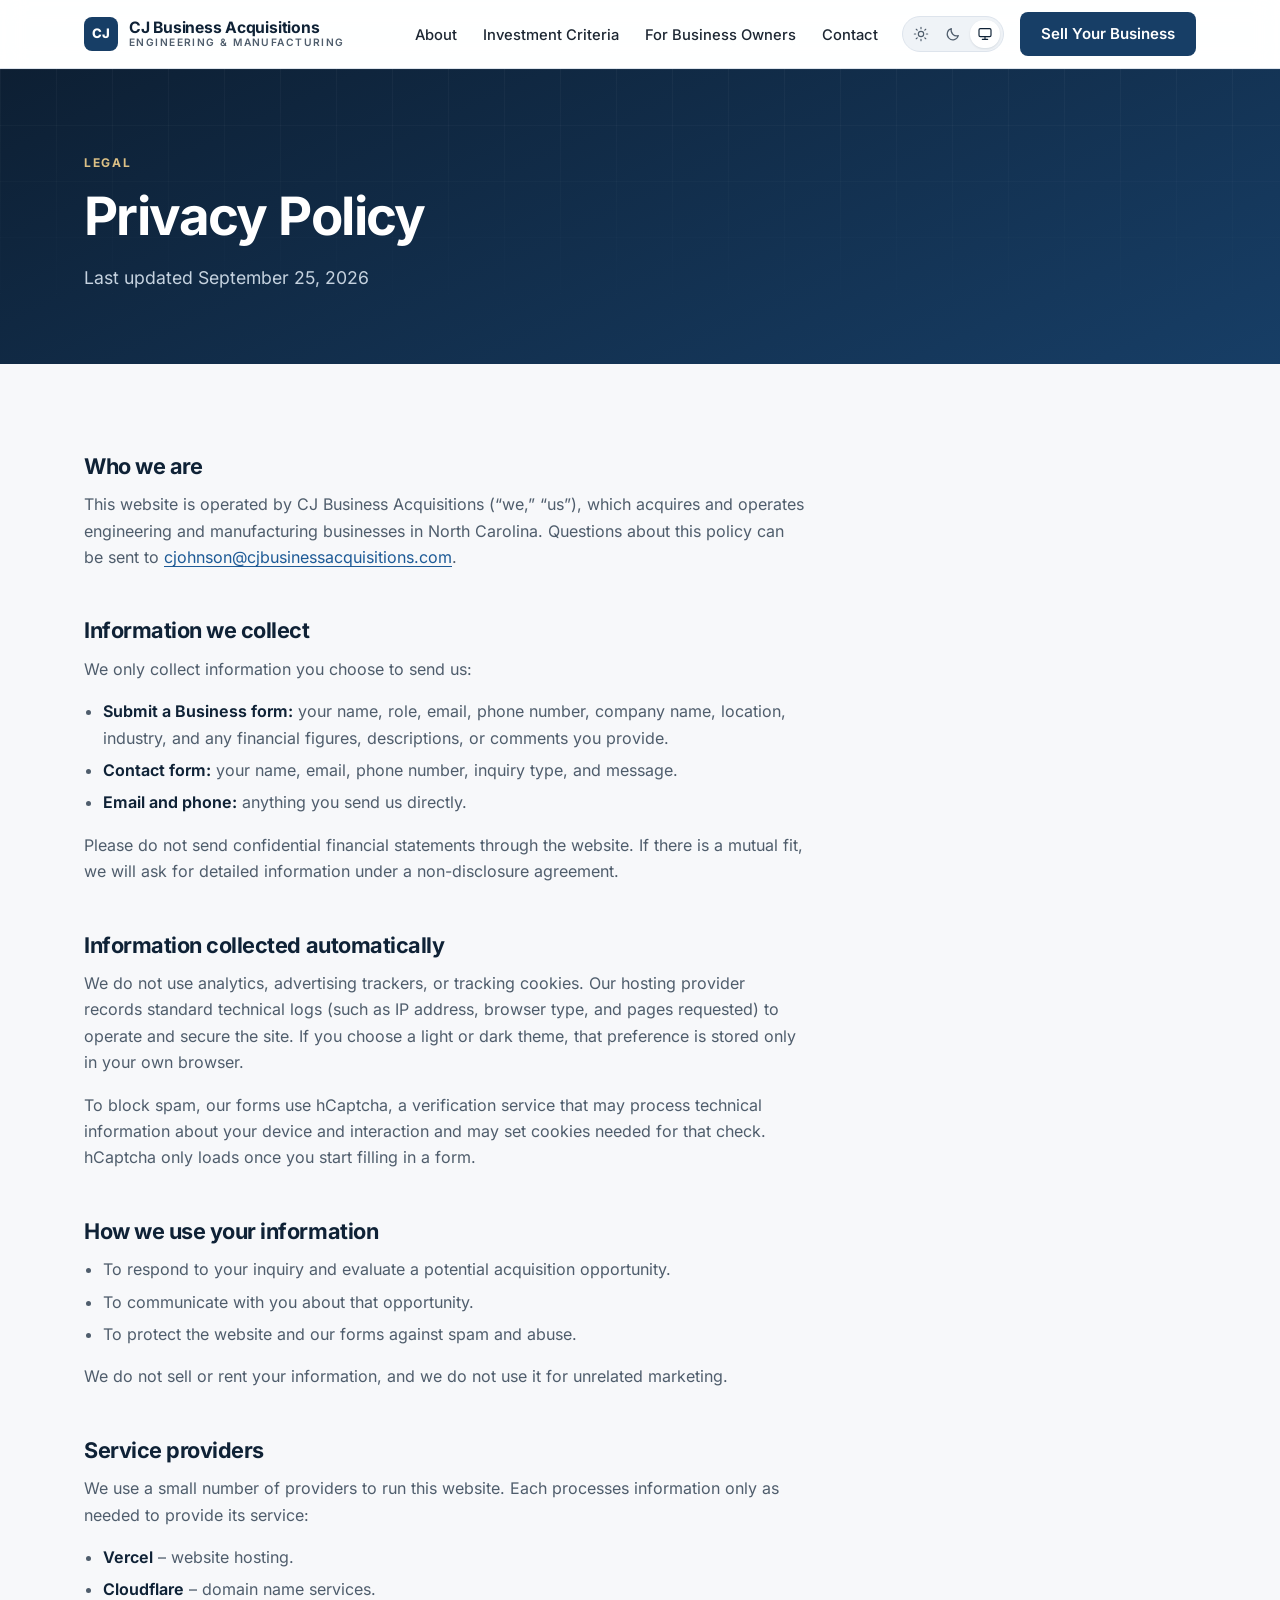
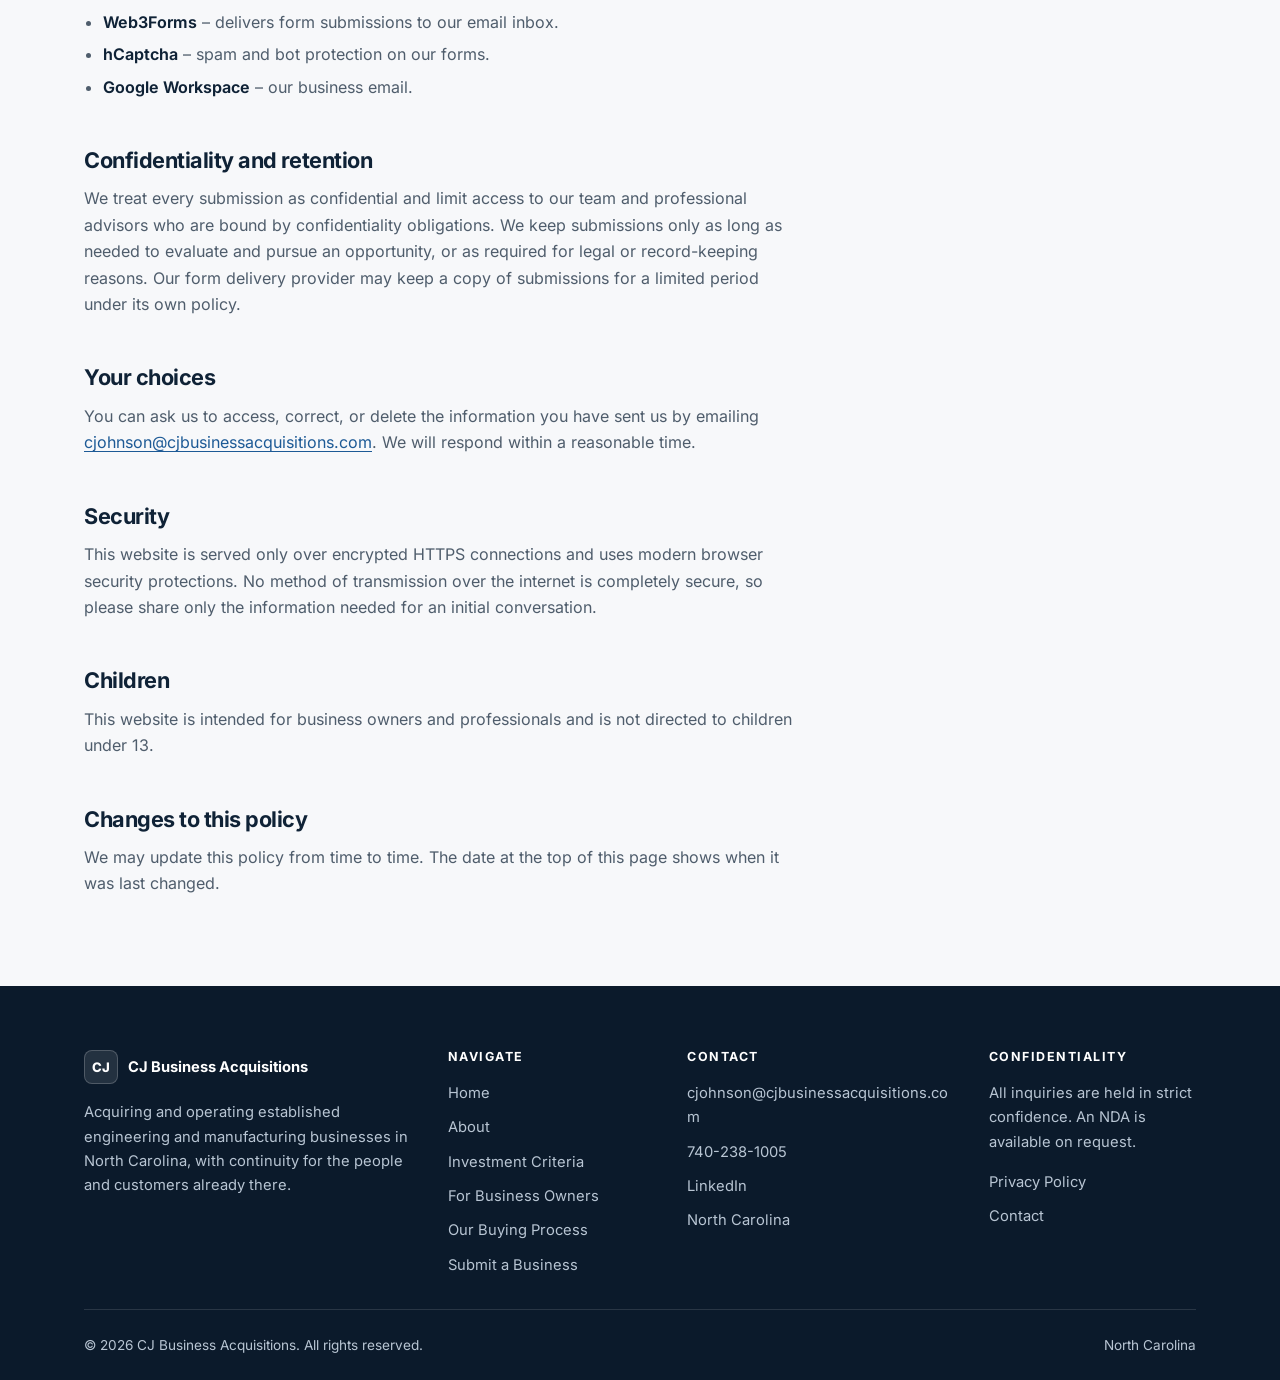
<file: privacy.html>
<!DOCTYPE html>
<html lang="en" data-theme-pref="system">
<head>
<meta charset="utf-8">
<meta name="viewport" content="width=device-width, initial-scale=1">
<title>Privacy Policy | CJ Business Acquisitions</title>
<meta name="description" content="How CJ Business Acquisitions collects, uses, and protects information submitted through this website.">
<meta name="robots" content="index,follow">
<link rel="canonical" href="https://www.cjbusinessacquisitions.com/privacy.html">
<meta name="color-scheme" content="light dark">
<meta name="theme-color" content="#0d1f33">
<meta name="format-detection" content="telephone=no">
<link rel="icon" href="/favicon.svg" type="image/svg+xml">
<link rel="apple-touch-icon" href="/apple-touch-icon.png">
<link rel="preload" href="/inter-var-latin.woff2" as="font" type="font/woff2" crossorigin>
<meta property="og:type" content="website">
<meta property="og:site_name" content="CJ Business Acquisitions">
<meta property="og:title" content="Privacy Policy | CJ Business Acquisitions">
<meta property="og:description" content="How CJ Business Acquisitions collects, uses, and protects information submitted through this website.">
<meta property="og:url" content="https://www.cjbusinessacquisitions.com/privacy.html">
<meta property="og:image" content="https://www.cjbusinessacquisitions.com/og-image.jpg">
<meta property="og:image:width" content="1200">
<meta property="og:image:height" content="630">
<meta property="og:image:alt" content="CJ Business Acquisitions: acquiring established engineering and manufacturing businesses in North Carolina">
<meta name="twitter:card" content="summary_large_image">
<script>(function(){var d=document.documentElement,p='system';try{p=localStorage.getItem('theme')||'system'}catch(e){}if(p!=='light'&&p!=='dark')p='system';var dark=p==='dark'||(p==='system'&&window.matchMedia&&matchMedia('(prefers-color-scheme: dark)').matches);d.setAttribute('data-theme',dark?'dark':'light');d.setAttribute('data-theme-pref',p)})();</script>
<style>@font-face{font-family:"Inter";font-style:normal;font-weight:100 900;font-display:swap;src:url("/inter-var-latin.woff2") format("woff2");unicode-range:U+0000-00FF,U+0131,U+0152-0153,U+02BB-02BC,U+02C6,U+02DA,U+02DC,U+0304,U+0308,U+0329,U+2000-206F,U+20AC,U+2122,U+2191,U+2193,U+2212,U+2215,U+FEFF,U+FFFD}

/* ---------- Tokens: light (default) ---------- */
:root{
  color-scheme:light;
  --bg:#f7f8fa; --surface:#ffffff; --surface-2:#eff3f7; --sunken:#e8edf3;
  --border:#dde4ec; --border-strong:#c3cfdb;
  --text:#1d2733; --muted:#4f5d6c; --heading:#0f2236;
  --brand:#173e66; --brand-hover:#1f5185; --on-brand:#ffffff;
  --link:#1d5a96; --accent:#85632a; --accent-line:#b59150;
  --icon-bg:#e9f0f7; --icon-fg:#1d5a96;
  --focus:#2563c9;
  --success:#1b6a42; --success-bg:#e7f3ec; --success-border:#b9d9c6;
  --danger:#a4271c; --danger-bg:#fcecea; --danger-border:#efc2bc;
  --hero-1:#0d1f33; --hero-2:#173e66; --on-hero:#ffffff; --on-hero-muted:#c5d2df; --hero-accent:#dcc085;
  --hero-card:rgba(255,255,255,.06); --hero-border:rgba(255,255,255,.16);
  --footer-bg:#0b1a2b; --footer-text:#b8c5d3; --footer-heading:#ffffff; --footer-border:rgba(255,255,255,.12);
  --shadow-sm:0 1px 2px rgba(15,34,54,.06),0 1px 3px rgba(15,34,54,.05);
  --shadow:0 6px 24px -8px rgba(15,34,54,.14),0 2px 6px rgba(15,34,54,.05);
  --header-bg:rgba(255,255,255,.9);
  --radius-sm:6px; --radius:10px; --radius-lg:16px;
  --s1:4px; --s2:8px; --s3:12px; --s4:16px; --s5:24px; --s6:32px; --s7:48px; --s8:64px; --s9:96px;
  --max:1160px; --header-h:68px;
  --font:"Inter",ui-sans-serif,system-ui,-apple-system,"Segoe UI",Roboto,"Helvetica Neue",Arial,sans-serif;
}
/* ---------- Tokens: dark ---------- */
:root[data-theme="dark"]{
  color-scheme:dark;
  --bg:#0b121b; --surface:#111a25; --surface-2:#0e1721; --sunken:#0a1118;
  --border:#223142; --border-strong:#304359;
  --text:#d6dee7; --muted:#9fadbd; --heading:#f1f5f9;
  --brand:#2b67a6; --brand-hover:#3777bb; --on-brand:#ffffff;
  --link:#8ebdee; --accent:#d4b36f; --accent-line:#b59150;
  --icon-bg:#16273a; --icon-fg:#8ebdee;
  --focus:#8ebdee;
  --success:#86d2a8; --success-bg:#0f241a; --success-border:#23503a;
  --danger:#f3a59c; --danger-bg:#2a1413; --danger-border:#5c2a24;
  --hero-1:#08121d; --hero-2:#11304f;
  --hero-card:rgba(255,255,255,.05); --hero-border:rgba(255,255,255,.13);
  --footer-bg:#070e16; --footer-border:rgba(255,255,255,.09);
  --shadow-sm:0 1px 2px rgba(0,0,0,.4);
  --shadow:0 8px 28px -10px rgba(0,0,0,.6),0 2px 6px rgba(0,0,0,.35);
  --header-bg:rgba(13,20,30,.88);
}
/* No-JS fallback: follow the OS setting */
@media (prefers-color-scheme:dark){
  :root:not([data-theme]){
    color-scheme:dark;
    --bg:#0b121b; --surface:#111a25; --surface-2:#0e1721; --sunken:#0a1118;
    --border:#223142; --border-strong:#304359;
    --text:#d6dee7; --muted:#9fadbd; --heading:#f1f5f9;
    --brand:#2b67a6; --brand-hover:#3777bb;
    --link:#8ebdee; --accent:#d4b36f;
    --icon-bg:#16273a; --icon-fg:#8ebdee; --focus:#8ebdee;
    --success:#86d2a8; --success-bg:#0f241a; --success-border:#23503a;
    --danger:#f3a59c; --danger-bg:#2a1413; --danger-border:#5c2a24;
    --hero-1:#08121d; --hero-2:#11304f; --footer-bg:#070e16;
    --header-bg:rgba(13,20,30,.88);
  }
}

/* ---------- Base ---------- */
*,*::before,*::after{box-sizing:border-box}
html{-webkit-text-size-adjust:100%;text-size-adjust:100%;scroll-padding-top:calc(var(--header-h) + 16px)}
body{margin:0;background:var(--bg);color:var(--text);font-family:var(--font);font-size:1rem;line-height:1.65;-webkit-font-smoothing:antialiased;text-rendering:optimizeLegibility;font-feature-settings:"cv11","ss03"}
img,svg{display:block;max-width:100%}
h1,h2,h3,h4{color:var(--heading);margin:0 0 var(--s3);line-height:1.18;font-weight:700;letter-spacing:-.022em;text-wrap:balance}
h1{font-size:clamp(2.05rem,1.3rem + 3vw,3.3rem);letter-spacing:-.03em}
h2{font-size:clamp(1.6rem,1.2rem + 1.5vw,2.2rem)}
h3{font-size:1.15rem;letter-spacing:-.012em}
p{margin:0 0 var(--s4);color:var(--muted);text-wrap:pretty}
p:last-child{margin-bottom:0}
strong{color:var(--heading);font-weight:650}
a{color:var(--link);text-decoration-thickness:1px;text-underline-offset:3px}
a:hover{text-decoration-thickness:2px}
ul,ol{margin:0;padding:0}
.lede{font-size:1.125rem;color:var(--text);line-height:1.6}
.eyebrow{display:block;font-size:.75rem;font-weight:700;letter-spacing:.14em;text-transform:uppercase;color:var(--accent);margin-bottom:var(--s3)}
.num{font-variant-numeric:tabular-nums}
.visually-hidden{position:absolute!important;width:1px;height:1px;padding:0;margin:-1px;overflow:hidden;clip:rect(0,0,0,0);white-space:nowrap;border:0}
.container{width:100%;max-width:var(--max);margin:0 auto;padding:0 var(--s5)}
@media (max-width:600px){.container{padding:0 18px}}
.measure{max-width:68ch}

/* Focus: always visible for keyboard users */
:focus{outline:none}
:focus-visible{outline:3px solid var(--focus);outline-offset:3px;border-radius:4px}
.skip-link{position:absolute;left:var(--s4);top:-60px;z-index:200;background:var(--brand);color:var(--on-brand);padding:10px 16px;border-radius:var(--radius-sm);font-weight:600;text-decoration:none;transition:top .15s}
.skip-link:focus{top:var(--s3)}

/* ---------- Header ---------- */
.site-header{position:sticky;top:0;z-index:100;background:var(--header-bg);-webkit-backdrop-filter:saturate(160%) blur(12px);backdrop-filter:saturate(160%) blur(12px);border-bottom:1px solid var(--border)}
.header-inner{display:flex;align-items:center;justify-content:space-between;gap:var(--s5);height:var(--header-h)}
.brand{display:flex;align-items:center;gap:11px;text-decoration:none;color:var(--heading);flex-shrink:0}
.brand-mark{width:34px;height:34px;border-radius:8px;background:var(--brand);color:#fff;display:grid;place-items:center;font-weight:800;font-size:.82rem;letter-spacing:.03em}
.brand-name{display:flex;flex-direction:column;line-height:1.15}
.brand-name b{font-size:.98rem;font-weight:700;letter-spacing:-.015em}
.brand-name span{font-size:.64rem;letter-spacing:.14em;text-transform:uppercase;color:var(--muted);font-weight:600}
.nav{display:flex;align-items:center;gap:var(--s5)}
.nav-links{display:flex;align-items:center;gap:26px;list-style:none}
.nav-links a{color:var(--text);text-decoration:none;font-size:.92rem;font-weight:500;padding:6px 0;position:relative}
.nav-links a:hover{color:var(--link)}
.nav-links a[aria-current="page"]{color:var(--heading);font-weight:600}
.nav-links a[aria-current="page"]::after{content:"";position:absolute;left:0;right:0;bottom:-2px;height:2px;border-radius:2px;background:var(--accent-line)}
.nav-toggle{display:none;align-items:center;justify-content:center;width:44px;height:44px;margin-right:-10px;border:0;background:none;color:var(--heading);border-radius:8px;cursor:pointer}
.nav-toggle svg{width:24px;height:24px}
.nav-toggle .icon-close{display:none}
.nav-toggle[aria-expanded="true"] .icon-open{display:none}
.nav-toggle[aria-expanded="true"] .icon-close{display:block}
.nav-extra{display:flex;align-items:center;gap:var(--s4)}

/* Theme switch: segmented control */
.theme-switch{display:inline-flex;padding:3px;gap:2px;border:1px solid var(--border);border-radius:999px;background:var(--surface-2)}
.theme-switch button{display:grid;place-items:center;width:30px;height:28px;border:0;border-radius:999px;background:transparent;color:var(--muted);cursor:pointer;transition:background .15s,color .15s}
.theme-switch button svg{width:16px;height:16px}
.theme-switch button:hover{color:var(--heading)}
.theme-switch button[aria-pressed="true"]{background:var(--surface);color:var(--heading);box-shadow:var(--shadow-sm)}
.theme-label{display:none;font-size:.8rem;font-weight:600;color:var(--muted);margin-right:var(--s2)}

@media (max-width:980px){
  .nav-toggle{display:inline-flex}
  .nav{position:fixed;inset:var(--header-h) 0 auto 0;flex-direction:column;align-items:stretch;gap:0;padding:var(--s2) var(--s5) var(--s5);background:var(--surface);border-bottom:1px solid var(--border);box-shadow:var(--shadow);max-height:calc(100dvh - var(--header-h));overflow-y:auto;visibility:hidden;opacity:0;transform:translateY(-6px);transition:opacity .16s,transform .16s,visibility 0s .16s}
  .nav.open{visibility:visible;opacity:1;transform:none;transition:opacity .16s,transform .16s}
  .nav-links{flex-direction:column;align-items:stretch;gap:0}
  .nav-links a{display:block;padding:14px 2px;border-bottom:1px solid var(--border);font-size:1rem}
  .nav-links a[aria-current="page"]::after{display:none}
  .nav-extra{flex-direction:column-reverse;align-items:stretch;gap:var(--s4);padding-top:var(--s4)}
  .nav-extra .btn{width:100%}
  .theme-row{display:flex;align-items:center;justify-content:space-between}
  .theme-label{display:inline}
}

/* ---------- Buttons ---------- */
.btn{--btn-bg:var(--brand);--btn-fg:var(--on-brand);--btn-border:transparent;display:inline-flex;align-items:center;justify-content:center;gap:8px;min-height:44px;padding:11px 20px;border-radius:8px;border:1.5px solid var(--btn-border);background:var(--btn-bg);color:var(--btn-fg);font:inherit;font-size:.94rem;font-weight:600;line-height:1.2;text-decoration:none;cursor:pointer;transition:background-color .15s,border-color .15s,color .15s,box-shadow .15s}
.btn svg{width:18px;height:18px}
.btn:hover{--btn-bg:var(--brand-hover)}
.btn-lg{min-height:50px;padding:13px 24px;font-size:1rem}
.btn-block{width:100%}
.btn-secondary{--btn-bg:transparent;--btn-fg:var(--heading);--btn-border:var(--border-strong)}
.btn-secondary:hover{--btn-bg:var(--surface-2);--btn-border:var(--heading)}
.btn-light{--btn-bg:#ffffff;--btn-fg:#0f2236}
.btn-light:hover{--btn-bg:#e8eef5}
.btn-ghost-light{--btn-bg:transparent;--btn-fg:#ffffff;--btn-border:rgba(255,255,255,.45)}
.btn-ghost-light:hover{--btn-bg:rgba(255,255,255,.1);--btn-border:#ffffff}
.btn[disabled]{opacity:.65;cursor:progress}
.text-link{display:inline-flex;align-items:center;gap:6px;font-weight:600;text-decoration:none}
.text-link svg{width:17px;height:17px;transition:transform .15s}
.text-link:hover svg{transform:translateX(3px)}

/* ---------- Hero ---------- */
.hero,.page-hero,.cta-band{background:linear-gradient(155deg,var(--hero-1) 0%,var(--hero-2) 100%);color:var(--on-hero);position:relative;overflow:hidden}
.hero::before,.page-hero::before,.cta-band::before{content:"";position:absolute;inset:0;pointer-events:none;background-image:linear-gradient(rgba(255,255,255,.035) 1px,transparent 1px),linear-gradient(90deg,rgba(255,255,255,.035) 1px,transparent 1px);background-size:56px 56px;-webkit-mask-image:linear-gradient(180deg,#000 0%,transparent 90%);mask-image:linear-gradient(180deg,#000 0%,transparent 90%)}
.hero > *,.page-hero > *,.cta-band > *{position:relative}
.hero h1,.page-hero h1,.cta-band h2{color:var(--on-hero)}
.hero .eyebrow,.page-hero .eyebrow{color:var(--hero-accent)}
.hero{padding:clamp(56px,8vw,104px) 0 clamp(56px,8vw,96px)}
.hero-grid{display:grid;grid-template-columns:minmax(0,1.35fr) minmax(0,.9fr);gap:clamp(32px,5vw,64px);align-items:center}
.hero-lead{font-size:clamp(1.05rem,1rem + .35vw,1.2rem);color:var(--on-hero-muted);max-width:40rem;margin-bottom:var(--s6)}
.hero-actions{display:flex;flex-wrap:wrap;gap:var(--s3)}
.hero-panel{background:var(--hero-card);border:1px solid var(--hero-border);border-radius:var(--radius-lg);padding:var(--s6)}
.hero-panel h2{color:var(--on-hero);font-size:1.05rem;letter-spacing:0;margin-bottom:var(--s4)}
.hero-panel ul{list-style:none;display:grid;gap:var(--s4)}
.hero-panel li{display:flex;gap:12px;color:var(--on-hero-muted);font-size:.95rem;line-height:1.5}
.hero-panel li svg{width:20px;height:20px;flex-shrink:0;margin-top:1px;color:var(--hero-accent)}
.hero-panel li b{display:block;color:var(--on-hero);font-weight:600}
@media (max-width:900px){.hero-grid{grid-template-columns:1fr}}
.page-hero{padding:clamp(48px,7vw,84px) 0 clamp(44px,6vw,72px)}
.page-hero h1{max-width:22ch;margin-bottom:var(--s4)}
.page-hero p{color:var(--on-hero-muted);font-size:1.1rem;max-width:44rem;margin:0}
.hero a:not(.btn),.page-hero a:not(.btn),.cta-band a:not(.btn){color:#fff}

/* ---------- Sections ---------- */
.section{padding:clamp(56px,7vw,96px) 0}
.section-alt{background:var(--surface-2);border-block:1px solid var(--border)}
.section-tight{padding:clamp(36px,5vw,56px) 0}
.section-head{max-width:46rem;margin-bottom:clamp(28px,4vw,44px)}
.section-head p{font-size:1.06rem}
.section-head.center{margin-inline:auto;text-align:center}

/* ---------- Grids ---------- */
.grid{display:grid;gap:var(--s5)}
.grid-2{grid-template-columns:repeat(2,minmax(0,1fr))}
.grid-3{grid-template-columns:repeat(3,minmax(0,1fr))}
.grid-4{grid-template-columns:repeat(4,minmax(0,1fr))}
@media (max-width:980px){.grid-4{grid-template-columns:repeat(2,minmax(0,1fr))}.grid-3{grid-template-columns:repeat(2,minmax(0,1fr))}}
@media (max-width:640px){.grid-2,.grid-3,.grid-4{grid-template-columns:1fr}}
.split{display:grid;grid-template-columns:minmax(0,1.3fr) minmax(0,.85fr);gap:clamp(28px,4vw,56px);align-items:start}
.split > *{min-width:0}
@media (max-width:900px){.split{grid-template-columns:1fr}}

/* ---------- Cards ---------- */
.card{background:var(--surface);border:1px solid var(--border);border-radius:var(--radius);padding:var(--s5);box-shadow:var(--shadow-sm);transition:border-color .15s,box-shadow .15s}
.card:hover{border-color:var(--border-strong);box-shadow:var(--shadow)}
.card h3{margin-bottom:var(--s2)}
.card p{font-size:.95rem}
.card-icon{width:40px;height:40px;border-radius:9px;background:var(--icon-bg);color:var(--icon-fg);display:grid;place-items:center;margin-bottom:var(--s4)}
.card-icon svg{width:21px;height:21px}
.card-index{display:block;font-size:.78rem;font-weight:700;letter-spacing:.12em;color:var(--accent);margin-bottom:var(--s2)}
.panel{background:var(--surface);border:1px solid var(--border);border-radius:var(--radius-lg);padding:clamp(24px,4vw,44px);box-shadow:var(--shadow-sm)}

/* ---------- Stats ---------- */
.stats{display:grid;grid-template-columns:repeat(4,minmax(0,1fr));border:1px solid var(--border);border-radius:var(--radius-lg);background:var(--surface);overflow:hidden}
.stat{padding:var(--s5) var(--s5) 22px;border-left:1px solid var(--border)}
.stat:first-child{border-left:0}
.stat dt{font-size:.8rem;color:var(--muted);font-weight:600;letter-spacing:.02em;margin-top:6px}
.stat dd{margin:0;font-size:clamp(1.5rem,1.1rem + 1.3vw,2rem);font-weight:750;color:var(--heading);letter-spacing:-.03em;line-height:1.1;font-variant-numeric:tabular-nums}
.stat{display:flex;flex-direction:column-reverse;justify-content:flex-end}
@media (max-width:820px){.stats{grid-template-columns:repeat(2,minmax(0,1fr))}.stat:nth-child(3){border-left:0}.stat:nth-child(n+3){border-top:1px solid var(--border)}}

/* ---------- Criteria (definition list) ---------- */
.criteria{margin:0;border-top:1px solid var(--border)}
.criteria > div{display:grid;grid-template-columns:minmax(0,1fr) minmax(0,auto);align-items:baseline;gap:var(--s4);padding:15px 2px;border-bottom:1px solid var(--border)}
.criteria dt{font-size:.92rem;color:var(--muted);font-weight:500}
.criteria dd{margin:0;font-weight:650;color:var(--heading);text-align:right;font-variant-numeric:tabular-nums;max-width:22ch}
@media (max-width:420px){.criteria > div{grid-template-columns:1fr;gap:2px}.criteria dd{text-align:left;max-width:none}}
.note{font-size:.9rem;margin-top:var(--s4)}

/* ---------- Lists ---------- */
.check-list{list-style:none;display:grid;gap:10px}
.check-list li{display:flex;gap:12px;align-items:flex-start;color:var(--text)}
.check-list svg{width:19px;height:19px;flex-shrink:0;margin-top:3px;color:var(--success)}
.contact-list{list-style:none;display:grid;gap:14px}
.contact-list li{display:flex;gap:12px;align-items:center;min-width:0}
.contact-list a,.site-footer a[href^="mailto"]{overflow-wrap:anywhere}
.contact-list svg{width:20px;height:20px;color:var(--icon-fg);flex-shrink:0}
.steps-mini{list-style:none;counter-reset:s;display:grid;gap:var(--s4)}
.steps-mini li{counter-increment:s;display:grid;grid-template-columns:30px 1fr;gap:12px;font-size:.94rem;color:var(--muted)}
.steps-mini li::before{content:counter(s);width:28px;height:28px;border-radius:50%;background:var(--icon-bg);color:var(--icon-fg);font-weight:700;font-size:.82rem;display:grid;place-items:center}
.steps-mini b{display:block;color:var(--heading);font-weight:600}

/* ---------- Profile ---------- */
.profile{background:var(--surface);border:1px solid var(--border);border-radius:var(--radius-lg);overflow:hidden;box-shadow:var(--shadow-sm)}
.profile-top{background:linear-gradient(155deg,var(--hero-1),var(--hero-2));padding:var(--s6) var(--s6) var(--s5);color:#fff;display:flex;gap:var(--s4);align-items:center}
.avatar{width:64px;height:64px;border-radius:14px;background:rgba(255,255,255,.12);border:1px solid rgba(255,255,255,.25);display:grid;place-items:center;font-weight:800;font-size:1.3rem;color:#fff;flex-shrink:0}
.profile-top h3{color:#fff;margin:0}
.profile-top p{color:var(--on-hero-muted);margin:0;font-size:.9rem}
.profile dl{margin:0;padding:var(--s2) var(--s6) var(--s5)}
.profile dl div{padding:12px 0;border-bottom:1px solid var(--border)}
.profile dl div:last-child{border-bottom:0}
.profile dt{font-size:.74rem;text-transform:uppercase;letter-spacing:.1em;color:var(--muted);font-weight:700}
.profile dd{margin:2px 0 0;color:var(--heading);font-weight:550;font-size:.95rem}

.quote{margin:0;padding:var(--s5) var(--s6);border-left:3px solid var(--accent-line);background:var(--surface);border-radius:0 var(--radius) var(--radius) 0;font-size:clamp(1.1rem,1rem + .5vw,1.35rem);line-height:1.5;color:var(--heading);font-weight:550;letter-spacing:-.01em}

/* ---------- Callout ---------- */
.callout{display:flex;gap:var(--s4);align-items:flex-start;padding:var(--s5);border-radius:var(--radius);background:var(--success-bg);border:1px solid var(--success-border);margin-top:var(--s5)}
.callout svg{width:26px;height:26px;flex-shrink:0;color:var(--success)}
.callout h3{font-size:1.02rem;margin-bottom:4px}
.callout p{color:var(--text);margin:0}
.callout-info{background:var(--icon-bg);border-color:var(--border)}
.callout-info svg{color:var(--icon-fg)}
.callout-top{margin:0 0 var(--s5)}

/* ---------- Buying-process timeline ---------- */
.phase + .phase{margin-top:var(--s5)}
.phase-label{display:block;text-transform:uppercase;letter-spacing:.3em;font-weight:800;font-size:.85rem;color:var(--accent);margin-bottom:var(--s2)}
.phase-title{font-size:clamp(1.7rem,1.1rem + 2.6vw,2.8rem);font-weight:800;text-transform:uppercase;letter-spacing:-.025em;line-height:1.04;margin-bottom:clamp(28px,4vw,44px)}
.phase-title .hl{color:var(--link)}
.timeline{list-style:none;display:flex;align-items:flex-start}
.timeline .step{flex:1 1 0;min-width:0;display:flex;flex-direction:column;align-items:center;text-align:center}
.timeline .box{width:72px;height:72px;border-radius:14px;background:var(--sunken);border:1px solid var(--border);display:grid;place-items:center;font-size:1.7rem;font-weight:800;color:var(--heading);font-variant-numeric:tabular-nums}
.timeline .final .box{background:var(--brand);border-color:transparent;color:#fff;box-shadow:0 10px 24px -8px rgba(23,62,102,.55)}
.timeline .arrow{flex:0 0 34px;height:72px;display:grid;place-items:center;color:var(--accent-line)}
.timeline .arrow svg{width:34px;height:14px}
.timeline h4{margin:18px 0 0;font-size:.8rem;font-weight:800;text-transform:uppercase;letter-spacing:.04em;min-height:2.5em;display:flex;align-items:center;justify-content:center;line-height:1.25}
.timeline .rule{width:32px;height:2px;border-radius:2px;background:var(--accent-line);margin:10px 0}
.timeline p{font-size:.9rem;line-height:1.45;margin:0;padding:0 4px}
@media (max-width:860px){
  .timeline{flex-direction:column;align-items:stretch}
  .timeline .step{flex-direction:row;align-items:center;text-align:left;gap:16px}
  .timeline .box{width:56px;height:56px;font-size:1.35rem;border-radius:12px;flex-shrink:0}
  .timeline .step-text{display:flex;flex-direction:column;align-items:flex-start}
  .timeline h4{margin:0;min-height:0;justify-content:flex-start}
  .timeline .rule{margin:7px 0}
  .timeline p{padding:0}
  .timeline .arrow{flex:0 0 auto;width:56px;height:30px;transform:rotate(90deg)}
  .timeline .arrow svg{width:22px}
}
@media (min-width:861px){.timeline .step-text{display:contents}}

/* ---------- CTA band ---------- */
.cta-band{padding:clamp(52px,7vw,80px) 0}
.cta-inner{display:flex;align-items:center;justify-content:space-between;gap:var(--s6);flex-wrap:wrap}
.cta-inner h2{margin-bottom:var(--s2)}
.cta-inner p{color:var(--on-hero-muted);margin:0;max-width:36rem}

/* ---------- Forms ---------- */
.form-grid{display:grid;grid-template-columns:repeat(2,minmax(0,1fr));gap:var(--s5) var(--s4)}
.field{display:flex;flex-direction:column;min-width:0}
.field.full{grid-column:1 / -1}
@media (max-width:620px){.form-grid{grid-template-columns:1fr}}
.field label,.fieldset-label{font-size:.88rem;font-weight:600;color:var(--heading);margin-bottom:6px}
.req{color:var(--danger);margin-left:2px}
.opt{font-weight:400;color:var(--muted);font-size:.84rem}
.hint{font-size:.83rem;color:var(--muted);margin-top:6px}
input,select,textarea{width:100%;font:inherit;font-size:1rem;color:var(--text);background:var(--surface);border:1.5px solid var(--border-strong);border-radius:8px;padding:11px 13px;min-height:46px;transition:border-color .15s,box-shadow .15s}
textarea{min-height:128px;resize:vertical;line-height:1.55}
select{appearance:none;-webkit-appearance:none;padding-right:40px;background-image:linear-gradient(45deg,transparent 50%,var(--muted) 50%),linear-gradient(135deg,var(--muted) 50%,transparent 50%);background-position:calc(100% - 20px) 50%,calc(100% - 15px) 50%;background-size:5px 5px,5px 5px;background-repeat:no-repeat}
input::placeholder,textarea::placeholder{color:var(--muted);opacity:.85}
input:hover,select:hover,textarea:hover{border-color:var(--muted)}
input:focus-visible,select:focus-visible,textarea:focus-visible{outline:none;border-color:var(--focus);box-shadow:0 0 0 3px color-mix(in srgb,var(--focus) 28%,transparent)}
[aria-invalid="true"]{border-color:var(--danger)!important}
.field-error{display:flex;gap:6px;align-items:flex-start;font-size:.85rem;color:var(--danger);margin-top:6px;font-weight:500}
.field-error svg{width:16px;height:16px;flex-shrink:0;margin-top:2px}
.field-error[hidden]{display:none}
.hp{position:absolute!important;left:-10000px!important;width:1px;height:1px;overflow:hidden}
.form-foot{margin-top:var(--s5);display:grid;gap:var(--s4)}
.captcha{min-height:78px;display:flex;align-items:center}
.captcha-note{font-size:.85rem;color:var(--muted);margin:0}
.form-legal{font-size:.84rem;color:var(--muted);margin:0}
.alert{display:flex;gap:12px;align-items:flex-start;padding:14px 16px;border-radius:var(--radius);border:1px solid;font-size:.94rem;line-height:1.5}
.alert svg{width:20px;height:20px;flex-shrink:0;margin-top:1px}
.alert p{margin:0;color:inherit}
.alert ul{margin:6px 0 0 18px;padding:0}
.alert a{color:inherit;font-weight:600}
.alert-error{background:var(--danger-bg);border-color:var(--danger-border);color:var(--danger)}
.alert-success{background:var(--success-bg);border-color:var(--success-border);color:var(--success)}
.alert-info{background:var(--surface-2);border-color:var(--border);color:var(--text)}
.alert[hidden]{display:none}
.form-success{text-align:center;padding:clamp(24px,5vw,48px) var(--s4)}
.form-success .success-icon{width:56px;height:56px;margin:0 auto var(--s4);color:var(--success)}
.form-success .success-icon svg{width:56px;height:56px}
.form-success[hidden]{display:none}
.aside-stack{display:grid;gap:var(--s5)}
.aside-stack h2{font-size:1.15rem;letter-spacing:-.01em}

/* ---------- Prose (privacy) ---------- */
.prose{max-width:72ch}
.prose h2{font-size:1.35rem;margin-top:var(--s7)}
.prose h2:first-child{margin-top:0}
.prose ul{margin:0 0 var(--s4) 1.2rem;color:var(--muted)}
.prose li{margin-bottom:6px}

/* ---------- 404 ---------- */
.notfound{min-height:52vh;display:grid;place-items:center;text-align:center}
.notfound .code{font-size:.8rem;letter-spacing:.2em;font-weight:700;color:var(--accent)}
.notfound .actions{display:flex;flex-wrap:wrap;gap:var(--s3);justify-content:center;margin-top:var(--s5)}

/* ---------- Footer ---------- */
.site-footer{background:var(--footer-bg);color:var(--footer-text);padding:var(--s8) 0 var(--s5);font-size:.92rem}
.site-footer a{color:var(--footer-text);text-decoration:none}
.site-footer a:hover{color:#fff;text-decoration:underline}
.site-footer p{color:var(--footer-text)}
.footer-grid{display:grid;grid-template-columns:1.6fr 1fr 1.3fr 1fr;gap:var(--s6);padding-bottom:var(--s6);border-bottom:1px solid var(--footer-border)}
@media (max-width:900px){.footer-grid{grid-template-columns:1fr 1fr}}
@media (max-width:560px){.footer-grid{grid-template-columns:1fr}}
.footer-grid h2{color:var(--footer-heading);font-size:.78rem;letter-spacing:.12em;text-transform:uppercase;margin-bottom:var(--s4)}
.footer-grid ul{list-style:none;display:grid;gap:10px}
.footer-brand{display:flex;align-items:center;gap:10px;margin-bottom:var(--s4);color:#fff;font-weight:700}
.footer-brand .brand-mark{background:rgba(255,255,255,.1);border:1px solid rgba(255,255,255,.2)}
.footer-bottom{display:flex;justify-content:space-between;flex-wrap:wrap;gap:var(--s3);padding-top:var(--s5);font-size:.85rem}

/* ---------- Motion ---------- */
@media (prefers-reduced-motion:reduce){
  *,*::before,*::after{animation-duration:.01ms!important;animation-iteration-count:1!important;transition-duration:.01ms!important;scroll-behavior:auto!important}
}
@media (prefers-reduced-motion:no-preference){html{scroll-behavior:smooth}}
@media print{.site-header,.site-footer,.cta-band,.nav-toggle{display:none!important}body{background:#fff;color:#000}}</style>
</head>
<body>
<a class="skip-link" href="#main">Skip to main content</a>
<header class="site-header">
  <div class="container header-inner">
    <a href="/" class="brand" aria-label="CJ Business Acquisitions, home">
      <span class="brand-mark" aria-hidden="true">CJ</span>
      <span class="brand-name" aria-hidden="true"><b>CJ Business Acquisitions</b><span>Engineering &amp; Manufacturing</span></span>
    </a>
    <button class="nav-toggle" type="button" aria-expanded="false" aria-controls="site-nav" aria-label="Open menu">
      <span class="icon-open"><svg viewBox="0 0 24 24" fill="none" stroke="currentColor" stroke-width="2" stroke-linecap="round" stroke-linejoin="round" aria-hidden="true" focusable="false"><path d="M4 7h16M4 12h16M4 17h16"/></svg></span><span class="icon-close"><svg viewBox="0 0 24 24" fill="none" stroke="currentColor" stroke-width="2" stroke-linecap="round" stroke-linejoin="round" aria-hidden="true" focusable="false"><path d="M6 6l12 12M18 6L6 18"/></svg></span>
    </button>
    <nav class="nav" id="site-nav" aria-label="Main">
      <ul class="nav-links">
        <li><a href="/about.html">About</a></li>
        <li><a href="/investment-criteria.html">Investment Criteria</a></li>
        <li><a href="/for-business-owners.html">For Business Owners</a></li>
        <li><a href="/contact.html">Contact</a></li>
      </ul>
      <div class="nav-extra">
        <div class="theme-row"><span class="theme-label" aria-hidden="true">Theme</span><div class="theme-switch" role="group" aria-label="Color theme">
          <button type="button" data-theme-set="light" aria-pressed="false" title="Light theme"><svg viewBox="0 0 24 24" fill="none" stroke="currentColor" stroke-width="1.75" stroke-linecap="round" stroke-linejoin="round" aria-hidden="true" focusable="false"><circle cx="12" cy="12" r="4"/><path d="M12 2v2M12 20v2M4.9 4.9l1.4 1.4M17.7 17.7l1.4 1.4M2 12h2M20 12h2M4.9 19.1l1.4-1.4M17.7 6.3l1.4-1.4"/></svg><span class="visually-hidden">Light theme</span></button>
          <button type="button" data-theme-set="dark" aria-pressed="false" title="Dark theme"><svg viewBox="0 0 24 24" fill="none" stroke="currentColor" stroke-width="1.75" stroke-linecap="round" stroke-linejoin="round" aria-hidden="true" focusable="false"><path d="M20 14.5A8.5 8.5 0 019.5 4a8.5 8.5 0 1010.5 10.5z"/></svg><span class="visually-hidden">Dark theme</span></button>
          <button type="button" data-theme-set="system" aria-pressed="false" title="Match system"><svg viewBox="0 0 24 24" fill="none" stroke="currentColor" stroke-width="1.75" stroke-linecap="round" stroke-linejoin="round" aria-hidden="true" focusable="false"><rect x="3" y="4" width="18" height="12" rx="2"/><path d="M8 20h8M12 16v4"/></svg><span class="visually-hidden">Match system setting</span></button>
        </div></div>
        <a href="/submit-a-business.html" class="btn">Sell Your Business</a>
      </div>
    </nav>
  </div>
</header>
<main id="main" tabindex="-1">

<section class="page-hero">
  <div class="container">
    <span class="eyebrow">Legal</span>
    <h1>Privacy Policy</h1>
    <p>Last updated September 25, 2026</p>
  </div>
</section>

<section class="section">
  <div class="container">
    <div class="prose">
      <h2>Who we are</h2>
      <p>This website is operated by CJ Business Acquisitions (&ldquo;we,&rdquo; &ldquo;us&rdquo;), which acquires and operates engineering and manufacturing businesses in North Carolina. Questions about this policy can be sent to <a href="mailto:cjohnson@cjbusinessacquisitions.com">cjohnson@cjbusinessacquisitions.com</a>.</p>

      <h2>Information we collect</h2>
      <p>We only collect information you choose to send us:</p>
      <ul>
        <li><strong>Submit a Business form:</strong> your name, role, email, phone number, company name, location, industry, and any financial figures, descriptions, or comments you provide.</li>
        <li><strong>Contact form:</strong> your name, email, phone number, inquiry type, and message.</li>
        <li><strong>Email and phone:</strong> anything you send us directly.</li>
      </ul>
      <p>Please do not send confidential financial statements through the website. If there is a mutual fit, we will ask for detailed information under a non-disclosure agreement.</p>

      <h2>Information collected automatically</h2>
      <p>We do not use analytics, advertising trackers, or tracking cookies. Our hosting provider records standard technical logs (such as IP address, browser type, and pages requested) to operate and secure the site. If you choose a light or dark theme, that preference is stored only in your own browser.</p>
      <p>To block spam, our forms use hCaptcha, a verification service that may process technical information about your device and interaction and may set cookies needed for that check. hCaptcha only loads once you start filling in a form.</p>

      <h2>How we use your information</h2>
      <ul>
        <li>To respond to your inquiry and evaluate a potential acquisition opportunity.</li>
        <li>To communicate with you about that opportunity.</li>
        <li>To protect the website and our forms against spam and abuse.</li>
      </ul>
      <p>We do not sell or rent your information, and we do not use it for unrelated marketing.</p>

      <h2>Service providers</h2>
      <p>We use a small number of providers to run this website. Each processes information only as needed to provide its service:</p>
      <ul>
        <li><strong>Vercel</strong> &ndash; website hosting.</li>
        <li><strong>Cloudflare</strong> &ndash; domain name services.</li>
        <li><strong>Web3Forms</strong> &ndash; delivers form submissions to our email inbox.</li>
        <li><strong>hCaptcha</strong> &ndash; spam and bot protection on our forms.</li>
        <li><strong>Google Workspace</strong> &ndash; our business email.</li>
      </ul>

      <h2>Confidentiality and retention</h2>
      <p>We treat every submission as confidential and limit access to our team and professional advisors who are bound by confidentiality obligations. We keep submissions only as long as needed to evaluate and pursue an opportunity, or as required for legal or record-keeping reasons. Our form delivery provider may keep a copy of submissions for a limited period under its own policy.</p>

      <h2>Your choices</h2>
      <p>You can ask us to access, correct, or delete the information you have sent us by emailing <a href="mailto:cjohnson@cjbusinessacquisitions.com">cjohnson@cjbusinessacquisitions.com</a>. We will respond within a reasonable time.</p>

      <h2>Security</h2>
      <p>This website is served only over encrypted HTTPS connections and uses modern browser security protections. No method of transmission over the internet is completely secure, so please share only the information needed for an initial conversation.</p>

      <h2>Children</h2>
      <p>This website is intended for business owners and professionals and is not directed to children under 13.</p>

      <h2>Changes to this policy</h2>
      <p>We may update this policy from time to time. The date at the top of this page shows when it was last changed.</p>
    </div>
  </div>
</section>
</main>
<footer class="site-footer">
  <div class="container">
    <div class="footer-grid">
      <div>
        <div class="footer-brand"><span class="brand-mark" aria-hidden="true">CJ</span>CJ Business Acquisitions</div>
        <p>Acquiring and operating established engineering and manufacturing businesses in North Carolina, with continuity for the people and customers already there.</p>
      </div>
      <nav aria-label="Footer">
        <h2>Navigate</h2>
        <ul>
          <li><a href="/">Home</a></li>
          <li><a href="/about.html">About</a></li>
          <li><a href="/investment-criteria.html">Investment Criteria</a></li>
          <li><a href="/for-business-owners.html">For Business Owners</a></li>
          <li><a href="/for-business-owners.html#buying-process">Our Buying Process</a></li>
          <li><a href="/submit-a-business.html">Submit a Business</a></li>
        </ul>
      </nav>
      <div>
        <h2>Contact</h2>
        <ul>
          <li><a href="mailto:cjohnson@cjbusinessacquisitions.com">cjohnson@cjbusinessacquisitions.com</a></li>
          <li><a href="tel:+17402381005">740-238-1005</a></li>
          <li><a href="https://www.linkedin.com/in/chad-johnson-782990149" rel="noopener noreferrer" target="_blank">LinkedIn<span class="visually-hidden"> (opens in a new tab)</span></a></li>
          <li>North Carolina</li>
        </ul>
      </div>
      <div>
        <h2>Confidentiality</h2>
        <p>All inquiries are held in strict confidence. An NDA is available on request.</p>
        <ul><li><a href="/privacy.html">Privacy Policy</a></li><li><a href="/contact.html">Contact</a></li></ul>
      </div>
    </div>
    <div class="footer-bottom">
      <span>&copy; <span id="year">2026</span> CJ Business Acquisitions. All rights reserved.</span>
      <span>North Carolina</span>
    </div>
  </div>
</footer>
<script>
(function(){
  'use strict';
  var root=document.documentElement;
  var mq=window.matchMedia?window.matchMedia('(prefers-color-scheme: dark)'):null;

  /* ---------- Theme ---------- */
  function resolved(pref){return pref==='dark'||(pref==='system'&&mq&&mq.matches)?'dark':'light';}
  function applyTheme(pref,persist){
    root.setAttribute('data-theme',resolved(pref));
    root.setAttribute('data-theme-pref',pref);
    if(persist){try{localStorage.setItem('theme',pref);}catch(e){}}
    var btns=document.querySelectorAll('[data-theme-set]');
    for(var i=0;i<btns.length;i++){btns[i].setAttribute('aria-pressed',btns[i].getAttribute('data-theme-set')===pref?'true':'false');}
    document.dispatchEvent(new CustomEvent('themechange'));
  }
  applyTheme(root.getAttribute('data-theme-pref')||'system',false);
  document.addEventListener('click',function(e){
    var b=e.target.closest?e.target.closest('[data-theme-set]'):null;
    if(b)applyTheme(b.getAttribute('data-theme-set'),true);
  });
  if(mq){var onSys=function(){if((root.getAttribute('data-theme-pref')||'system')==='system')applyTheme('system',false);};
    if(mq.addEventListener)mq.addEventListener('change',onSys);else if(mq.addListener)mq.addListener(onSys);}

  /* ---------- Mobile navigation ---------- */
  var toggle=document.querySelector('.nav-toggle'),nav=document.getElementById('site-nav');
  function setNav(open,returnFocus){
    if(!toggle||!nav)return;
    nav.classList.toggle('open',open);
    toggle.setAttribute('aria-expanded',open?'true':'false');
    toggle.setAttribute('aria-label',open?'Close menu':'Open menu');
    if(open){var first=nav.querySelector('a');if(first)first.focus();}
    else if(returnFocus){toggle.focus();}
  }
  if(toggle&&nav){
    toggle.addEventListener('click',function(){setNav(toggle.getAttribute('aria-expanded')!=='true',false);});
    document.addEventListener('keydown',function(e){if(e.key==='Escape'&&toggle.getAttribute('aria-expanded')==='true')setNav(false,true);});
    document.addEventListener('click',function(e){if(toggle.getAttribute('aria-expanded')==='true'&&!nav.contains(e.target)&&!toggle.contains(e.target))setNav(false,false);});
    window.addEventListener('resize',function(){if(window.innerWidth>980)setNav(false,false);});
  }

  var y=document.getElementById('year');if(y)y.textContent=String(new Date().getFullYear());

  /* ---------- Forms (Web3Forms + hCaptcha) ---------- */
  var form=document.querySelector('form[data-form]');
  if(!form)return;
  var SITEKEY='50b2fe65-b00b-4b9e-ad62-3ba471098be2'; /* Web3Forms' public hCaptcha site key */
  var ENDPOINT='https://api.web3forms.com/submit';
  var EMAIL='cjohnson@cjbusinessacquisitions.com';
  var MIN_FILL_MS=4000;
  var startedAt=Date.now();
  var summary=document.getElementById('form-alert');
  var success=document.getElementById('form-success');
  var submitBtn=form.querySelector('[type="submit"]');
  var btnLabel=submitBtn?submitBtn.textContent:'';
  var capBox=document.getElementById('captcha');
  var capNote=document.getElementById('captcha-note');
  var capState='idle',widgetId=null;

  window.cjbaCaptchaReady=function(){capState='ready';renderCaptcha();};
  function renderCaptcha(){
    if(!window.hcaptcha||!capBox)return;
    try{
      if(widgetId!==null){window.hcaptcha.remove(widgetId);}
      capBox.textContent='';
      widgetId=window.hcaptcha.render(capBox,{sitekey:SITEKEY,theme:root.getAttribute('data-theme')==='dark'?'dark':'light'});
      if(capNote)capNote.hidden=true;
    }catch(err){captchaFailed();}
  }
  function captchaFailed(){
    capState='failed';
    if(capNote){capNote.hidden=false;capNote.textContent='The verification check could not load. Please disable any content blocker for this page, or email us directly at '+EMAIL+'.';}
  }
  function loadCaptcha(){
    if(capState!=='idle')return;
    capState='loading';
    if(capNote)capNote.textContent='Loading verification…';
    var s=document.createElement('script');
    s.src='https://js.hcaptcha.com/1/api.js?render=explicit&onload=cjbaCaptchaReady&recaptchacompat=off';
    s.async=true;s.defer=true;
    s.onerror=captchaFailed;
    document.head.appendChild(s);
    setTimeout(function(){if(capState==='loading')captchaFailed();},15000);
  }
  form.addEventListener('focusin',loadCaptcha,{once:true});
  form.addEventListener('pointerdown',loadCaptcha,{once:true});
  document.addEventListener('themechange',function(){
    if(capState==='ready'&&widgetId!==null&&!(window.hcaptcha.getResponse(widgetId)))renderCaptcha();
  });

  var MESSAGES={
    valueMissing:function(l){return 'Please enter '+l+'.';},
    typeMismatch:function(l){return 'Please enter a valid '+l+'.';},
    patternMismatch:function(l){return 'Please enter a valid '+l+'.';},
    tooLong:function(l,el){return 'Please shorten this to '+el.maxLength+' characters or fewer.';},
    tooShort:function(l,el){return 'Please enter at least '+el.minLength+' characters.';}
  };
  function labelFor(el){return el.getAttribute('data-label')||'this field';}
  function errorEl(el){return document.getElementById(el.id+'-error');}
  function validateField(el){
    if(el.value&&typeof el.value==='string'&&el.type!=='email'&&el.tagName!=='SELECT'){ /* trim stray whitespace */
      var t=el.value.replace(/^\s+|\s+$/g,'');if(t!==el.value&&!t)el.value='';
    }
    var v=el.validity,msg='';
    if(!v.valid){
      if(v.valueMissing)msg=MESSAGES.valueMissing(labelFor(el));
      else if(v.typeMismatch)msg=MESSAGES.typeMismatch(labelFor(el));
      else if(v.patternMismatch)msg=MESSAGES.patternMismatch(labelFor(el));
      else if(v.tooLong)msg=MESSAGES.tooLong(labelFor(el),el);
      else if(v.tooShort)msg=MESSAGES.tooShort(labelFor(el),el);
      else msg='Please check this field.';
    }
    var err=errorEl(el);
    if(msg){
      el.setAttribute('aria-invalid','true');
      if(err){err.querySelector('span').textContent=msg;err.hidden=false;}
    }else{
      el.removeAttribute('aria-invalid');
      if(err){err.hidden=true;}
    }
    return msg;
  }
  var fields=form.querySelectorAll('input:not([type=hidden]),select,textarea');
  for(var i=0;i<fields.length;i++){
    if(fields[i].closest('.hp'))continue;
    fields[i].addEventListener('blur',function(){if(this.value||this.getAttribute('aria-invalid'))validateField(this);});
    fields[i].addEventListener('input',function(){if(this.getAttribute('aria-invalid'))validateField(this);});
  }

  function showAlert(kind,title,items,linkEmail){
    summary.className='alert alert-'+kind;
    var body=summary.querySelector('.alert-body');
    body.textContent='';
    var p=document.createElement('p');var st=document.createElement('strong');st.textContent=title;p.appendChild(st);body.appendChild(p);
    if(items&&items.length){
      var ul=document.createElement('ul');
      items.forEach(function(it){var li=document.createElement('li');var a=document.createElement('a');a.href='#'+it.id;a.textContent=it.msg;li.appendChild(a);ul.appendChild(li);});
      body.appendChild(ul);
    }
    if(linkEmail){
      var p2=document.createElement('p');p2.appendChild(document.createTextNode('You can also email us directly at '));
      var m=document.createElement('a');m.href='mailto:'+EMAIL;m.textContent=EMAIL;p2.appendChild(m);p2.appendChild(document.createTextNode('.'));body.appendChild(p2);
    }
    summary.hidden=false;
    summary.focus();
  }

  function setBusy(b){if(!submitBtn)return;submitBtn.disabled=b;submitBtn.textContent=b?'Sending…':btnLabel;form.setAttribute('aria-busy',b?'true':'false');}

  form.addEventListener('submit',function(e){
    e.preventDefault();
    summary.hidden=true;
    loadCaptcha();
    var errors=[];
    for(var i=0;i<fields.length;i++){
      if(fields[i].closest('.hp'))continue;
      var m=validateField(fields[i]);
      if(m)errors.push({id:fields[i].id,msg:m});
    }
    if(errors.length){showAlert('error',errors.length===1?'Please fix 1 field before submitting:':'Please fix '+errors.length+' fields before submitting:',errors,false);return;}
    if(Date.now()-startedAt<MIN_FILL_MS){showAlert('info','Please take a moment to review your entries, then submit again.',null,false);return;}
    if(capState==='failed'){showAlert('error','The verification check could not load, so the form cannot be sent.',null,true);return;}
    var token=(capState==='ready'&&widgetId!==null)?window.hcaptcha.getResponse(widgetId):'';
    if(!token){showAlert('info',capState==='ready'?'Please complete the verification check above the submit button.':'The verification check is still loading. Please complete it, then submit again.',null,false);if(capBox)capBox.scrollIntoView({block:'center'});return;}
    if(navigator.onLine===false){showAlert('error','You appear to be offline. Please check your connection and try again.',null,true);return;}

    var data=new FormData(form);
    data.set('h-captcha-response',token);
    setBusy(true);
    var ctrl=('AbortController' in window)?new AbortController():null;
    var timer=setTimeout(function(){if(ctrl)ctrl.abort();},20000);
    fetch(ENDPOINT,{method:'POST',headers:{Accept:'application/json'},body:data,signal:ctrl?ctrl.signal:undefined,credentials:'omit',referrerPolicy:'strict-origin-when-cross-origin'})
      .then(function(r){return r.json().catch(function(){return {success:false,_status:r.status};}).then(function(j){j._status=r.status;return j;});})
      .then(function(j){
        if(j&&j.success===true){
          form.hidden=true;summary.hidden=true;
          if(success){success.hidden=false;var h=success.querySelector('h2');if(h){h.setAttribute('tabindex','-1');h.focus();}}
          return;
        }
        var title=j&&j._status===429?'Too many submissions were sent from this connection. Please wait a few minutes and try again.':'We could not send your submission. Please try again in a moment.';
        showAlert('error',title,null,true);
        if(window.hcaptcha&&widgetId!==null){try{window.hcaptcha.reset(widgetId);}catch(x){}}
      })
      .catch(function(){
        showAlert('error','We could not reach our form service. Please check your connection and try again.',null,true);
        if(window.hcaptcha&&widgetId!==null){try{window.hcaptcha.reset(widgetId);}catch(x){}}
      })
      .then(function(){clearTimeout(timer);setBusy(false);});
  });
})();
</script>
</body>
</html>
</file>
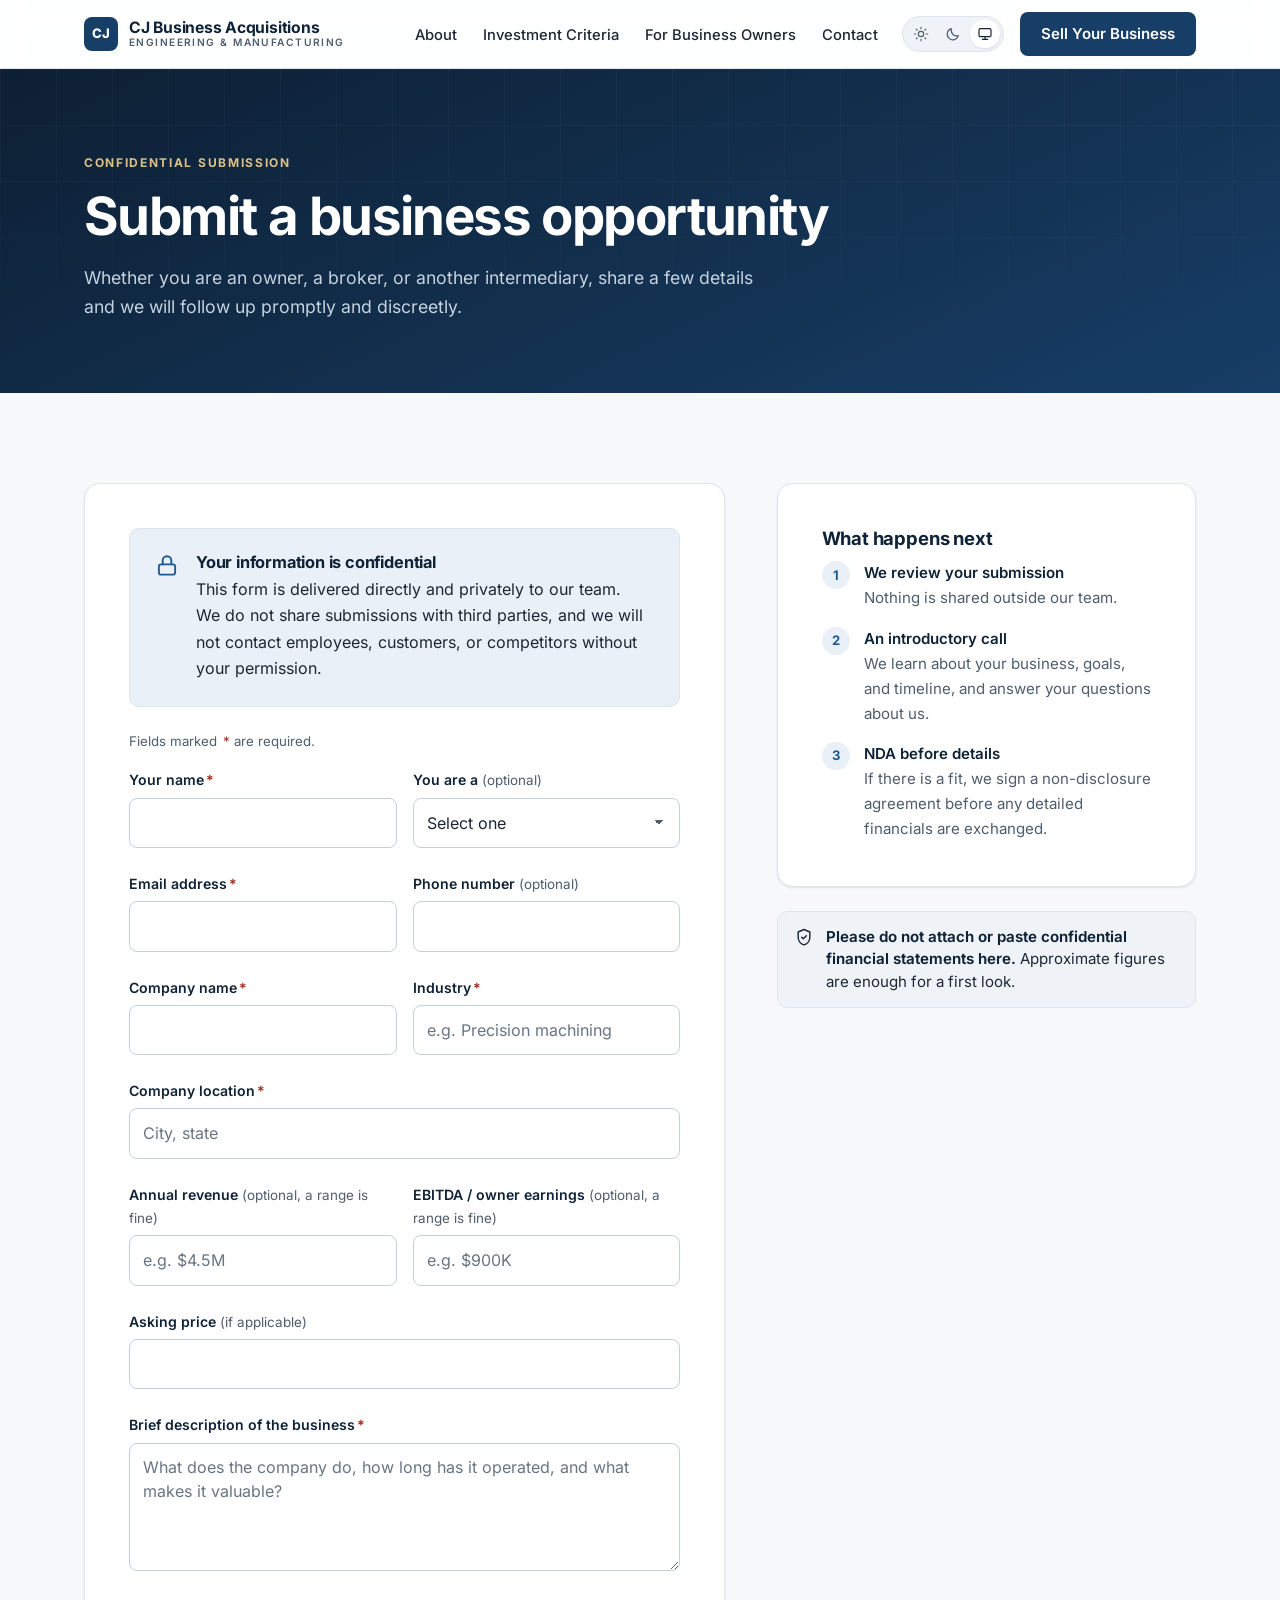
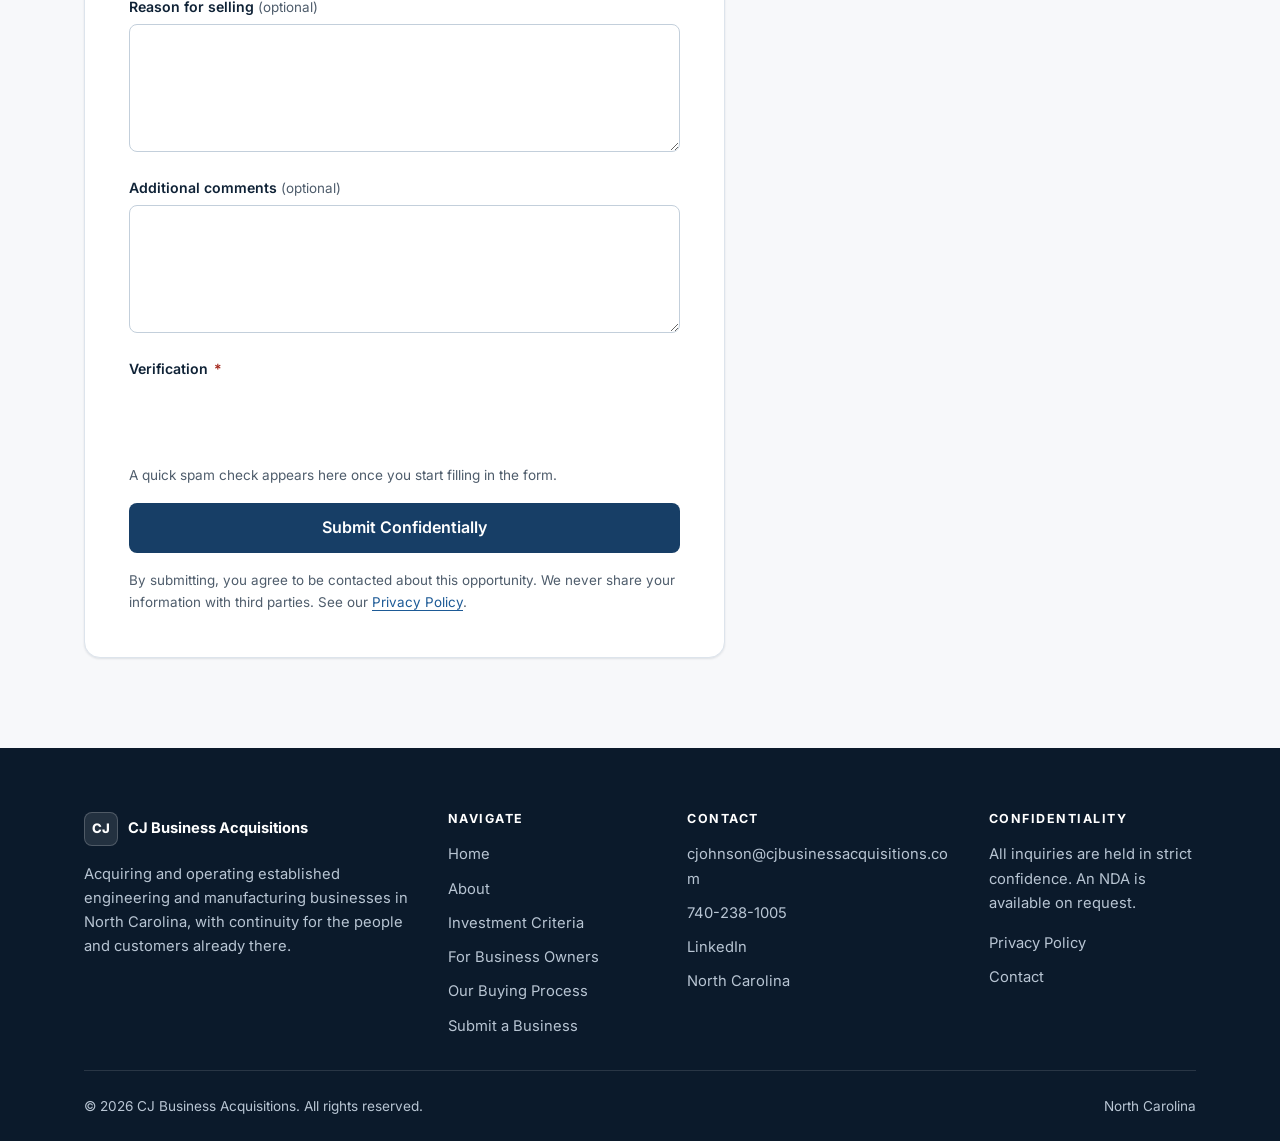
<file: submit-a-business.html>
<!DOCTYPE html>
<html lang="en" data-theme-pref="system">
<head>
<meta charset="utf-8">
<meta name="viewport" content="width=device-width, initial-scale=1">
<title>Submit a Business | CJ Business Acquisitions</title>
<meta name="description" content="Confidentially submit a business acquisition opportunity to CJ Business Acquisitions. All inquiries are held in strict confidence.">
<meta name="robots" content="index,follow">
<link rel="canonical" href="https://www.cjbusinessacquisitions.com/submit-a-business.html">
<meta name="color-scheme" content="light dark">
<meta name="theme-color" content="#0d1f33">
<meta name="format-detection" content="telephone=no">
<link rel="icon" href="/favicon.svg" type="image/svg+xml">
<link rel="apple-touch-icon" href="/apple-touch-icon.png">
<link rel="preload" href="/inter-var-latin.woff2" as="font" type="font/woff2" crossorigin>
<meta property="og:type" content="website">
<meta property="og:site_name" content="CJ Business Acquisitions">
<meta property="og:title" content="Submit a Business | CJ Business Acquisitions">
<meta property="og:description" content="Confidentially submit a business acquisition opportunity to CJ Business Acquisitions. All inquiries are held in strict confidence.">
<meta property="og:url" content="https://www.cjbusinessacquisitions.com/submit-a-business.html">
<meta property="og:image" content="https://www.cjbusinessacquisitions.com/og-image.jpg">
<meta property="og:image:width" content="1200">
<meta property="og:image:height" content="630">
<meta property="og:image:alt" content="CJ Business Acquisitions: acquiring established engineering and manufacturing businesses in North Carolina">
<meta name="twitter:card" content="summary_large_image">
<script>(function(){var d=document.documentElement,p='system';try{p=localStorage.getItem('theme')||'system'}catch(e){}if(p!=='light'&&p!=='dark')p='system';var dark=p==='dark'||(p==='system'&&window.matchMedia&&matchMedia('(prefers-color-scheme: dark)').matches);d.setAttribute('data-theme',dark?'dark':'light');d.setAttribute('data-theme-pref',p)})();</script>
<style>@font-face{font-family:"Inter";font-style:normal;font-weight:100 900;font-display:swap;src:url("/inter-var-latin.woff2") format("woff2");unicode-range:U+0000-00FF,U+0131,U+0152-0153,U+02BB-02BC,U+02C6,U+02DA,U+02DC,U+0304,U+0308,U+0329,U+2000-206F,U+20AC,U+2122,U+2191,U+2193,U+2212,U+2215,U+FEFF,U+FFFD}

/* ---------- Tokens: light (default) ---------- */
:root{
  color-scheme:light;
  --bg:#f7f8fa; --surface:#ffffff; --surface-2:#eff3f7; --sunken:#e8edf3;
  --border:#dde4ec; --border-strong:#c3cfdb;
  --text:#1d2733; --muted:#4f5d6c; --heading:#0f2236;
  --brand:#173e66; --brand-hover:#1f5185; --on-brand:#ffffff;
  --link:#1d5a96; --accent:#85632a; --accent-line:#b59150;
  --icon-bg:#e9f0f7; --icon-fg:#1d5a96;
  --focus:#2563c9;
  --success:#1b6a42; --success-bg:#e7f3ec; --success-border:#b9d9c6;
  --danger:#a4271c; --danger-bg:#fcecea; --danger-border:#efc2bc;
  --hero-1:#0d1f33; --hero-2:#173e66; --on-hero:#ffffff; --on-hero-muted:#c5d2df; --hero-accent:#dcc085;
  --hero-card:rgba(255,255,255,.06); --hero-border:rgba(255,255,255,.16);
  --footer-bg:#0b1a2b; --footer-text:#b8c5d3; --footer-heading:#ffffff; --footer-border:rgba(255,255,255,.12);
  --shadow-sm:0 1px 2px rgba(15,34,54,.06),0 1px 3px rgba(15,34,54,.05);
  --shadow:0 6px 24px -8px rgba(15,34,54,.14),0 2px 6px rgba(15,34,54,.05);
  --header-bg:rgba(255,255,255,.9);
  --radius-sm:6px; --radius:10px; --radius-lg:16px;
  --s1:4px; --s2:8px; --s3:12px; --s4:16px; --s5:24px; --s6:32px; --s7:48px; --s8:64px; --s9:96px;
  --max:1160px; --header-h:68px;
  --font:"Inter",ui-sans-serif,system-ui,-apple-system,"Segoe UI",Roboto,"Helvetica Neue",Arial,sans-serif;
}
/* ---------- Tokens: dark ---------- */
:root[data-theme="dark"]{
  color-scheme:dark;
  --bg:#0b121b; --surface:#111a25; --surface-2:#0e1721; --sunken:#0a1118;
  --border:#223142; --border-strong:#304359;
  --text:#d6dee7; --muted:#9fadbd; --heading:#f1f5f9;
  --brand:#2b67a6; --brand-hover:#3777bb; --on-brand:#ffffff;
  --link:#8ebdee; --accent:#d4b36f; --accent-line:#b59150;
  --icon-bg:#16273a; --icon-fg:#8ebdee;
  --focus:#8ebdee;
  --success:#86d2a8; --success-bg:#0f241a; --success-border:#23503a;
  --danger:#f3a59c; --danger-bg:#2a1413; --danger-border:#5c2a24;
  --hero-1:#08121d; --hero-2:#11304f;
  --hero-card:rgba(255,255,255,.05); --hero-border:rgba(255,255,255,.13);
  --footer-bg:#070e16; --footer-border:rgba(255,255,255,.09);
  --shadow-sm:0 1px 2px rgba(0,0,0,.4);
  --shadow:0 8px 28px -10px rgba(0,0,0,.6),0 2px 6px rgba(0,0,0,.35);
  --header-bg:rgba(13,20,30,.88);
}
/* No-JS fallback: follow the OS setting */
@media (prefers-color-scheme:dark){
  :root:not([data-theme]){
    color-scheme:dark;
    --bg:#0b121b; --surface:#111a25; --surface-2:#0e1721; --sunken:#0a1118;
    --border:#223142; --border-strong:#304359;
    --text:#d6dee7; --muted:#9fadbd; --heading:#f1f5f9;
    --brand:#2b67a6; --brand-hover:#3777bb;
    --link:#8ebdee; --accent:#d4b36f;
    --icon-bg:#16273a; --icon-fg:#8ebdee; --focus:#8ebdee;
    --success:#86d2a8; --success-bg:#0f241a; --success-border:#23503a;
    --danger:#f3a59c; --danger-bg:#2a1413; --danger-border:#5c2a24;
    --hero-1:#08121d; --hero-2:#11304f; --footer-bg:#070e16;
    --header-bg:rgba(13,20,30,.88);
  }
}

/* ---------- Base ---------- */
*,*::before,*::after{box-sizing:border-box}
html{-webkit-text-size-adjust:100%;text-size-adjust:100%;scroll-padding-top:calc(var(--header-h) + 16px)}
body{margin:0;background:var(--bg);color:var(--text);font-family:var(--font);font-size:1rem;line-height:1.65;-webkit-font-smoothing:antialiased;text-rendering:optimizeLegibility;font-feature-settings:"cv11","ss03"}
img,svg{display:block;max-width:100%}
h1,h2,h3,h4{color:var(--heading);margin:0 0 var(--s3);line-height:1.18;font-weight:700;letter-spacing:-.022em;text-wrap:balance}
h1{font-size:clamp(2.05rem,1.3rem + 3vw,3.3rem);letter-spacing:-.03em}
h2{font-size:clamp(1.6rem,1.2rem + 1.5vw,2.2rem)}
h3{font-size:1.15rem;letter-spacing:-.012em}
p{margin:0 0 var(--s4);color:var(--muted);text-wrap:pretty}
p:last-child{margin-bottom:0}
strong{color:var(--heading);font-weight:650}
a{color:var(--link);text-decoration-thickness:1px;text-underline-offset:3px}
a:hover{text-decoration-thickness:2px}
ul,ol{margin:0;padding:0}
.lede{font-size:1.125rem;color:var(--text);line-height:1.6}
.eyebrow{display:block;font-size:.75rem;font-weight:700;letter-spacing:.14em;text-transform:uppercase;color:var(--accent);margin-bottom:var(--s3)}
.num{font-variant-numeric:tabular-nums}
.visually-hidden{position:absolute!important;width:1px;height:1px;padding:0;margin:-1px;overflow:hidden;clip:rect(0,0,0,0);white-space:nowrap;border:0}
.container{width:100%;max-width:var(--max);margin:0 auto;padding:0 var(--s5)}
@media (max-width:600px){.container{padding:0 18px}}
.measure{max-width:68ch}

/* Focus: always visible for keyboard users */
:focus{outline:none}
:focus-visible{outline:3px solid var(--focus);outline-offset:3px;border-radius:4px}
.skip-link{position:absolute;left:var(--s4);top:-60px;z-index:200;background:var(--brand);color:var(--on-brand);padding:10px 16px;border-radius:var(--radius-sm);font-weight:600;text-decoration:none;transition:top .15s}
.skip-link:focus{top:var(--s3)}

/* ---------- Header ---------- */
.site-header{position:sticky;top:0;z-index:100;background:var(--header-bg);-webkit-backdrop-filter:saturate(160%) blur(12px);backdrop-filter:saturate(160%) blur(12px);border-bottom:1px solid var(--border)}
.header-inner{display:flex;align-items:center;justify-content:space-between;gap:var(--s5);height:var(--header-h)}
.brand{display:flex;align-items:center;gap:11px;text-decoration:none;color:var(--heading);flex-shrink:0}
.brand-mark{width:34px;height:34px;border-radius:8px;background:var(--brand);color:#fff;display:grid;place-items:center;font-weight:800;font-size:.82rem;letter-spacing:.03em}
.brand-name{display:flex;flex-direction:column;line-height:1.15}
.brand-name b{font-size:.98rem;font-weight:700;letter-spacing:-.015em}
.brand-name span{font-size:.64rem;letter-spacing:.14em;text-transform:uppercase;color:var(--muted);font-weight:600}
.nav{display:flex;align-items:center;gap:var(--s5)}
.nav-links{display:flex;align-items:center;gap:26px;list-style:none}
.nav-links a{color:var(--text);text-decoration:none;font-size:.92rem;font-weight:500;padding:6px 0;position:relative}
.nav-links a:hover{color:var(--link)}
.nav-links a[aria-current="page"]{color:var(--heading);font-weight:600}
.nav-links a[aria-current="page"]::after{content:"";position:absolute;left:0;right:0;bottom:-2px;height:2px;border-radius:2px;background:var(--accent-line)}
.nav-toggle{display:none;align-items:center;justify-content:center;width:44px;height:44px;margin-right:-10px;border:0;background:none;color:var(--heading);border-radius:8px;cursor:pointer}
.nav-toggle svg{width:24px;height:24px}
.nav-toggle .icon-close{display:none}
.nav-toggle[aria-expanded="true"] .icon-open{display:none}
.nav-toggle[aria-expanded="true"] .icon-close{display:block}
.nav-extra{display:flex;align-items:center;gap:var(--s4)}

/* Theme switch: segmented control */
.theme-switch{display:inline-flex;padding:3px;gap:2px;border:1px solid var(--border);border-radius:999px;background:var(--surface-2)}
.theme-switch button{display:grid;place-items:center;width:30px;height:28px;border:0;border-radius:999px;background:transparent;color:var(--muted);cursor:pointer;transition:background .15s,color .15s}
.theme-switch button svg{width:16px;height:16px}
.theme-switch button:hover{color:var(--heading)}
.theme-switch button[aria-pressed="true"]{background:var(--surface);color:var(--heading);box-shadow:var(--shadow-sm)}
.theme-label{display:none;font-size:.8rem;font-weight:600;color:var(--muted);margin-right:var(--s2)}

@media (max-width:980px){
  .nav-toggle{display:inline-flex}
  .nav{position:fixed;inset:var(--header-h) 0 auto 0;flex-direction:column;align-items:stretch;gap:0;padding:var(--s2) var(--s5) var(--s5);background:var(--surface);border-bottom:1px solid var(--border);box-shadow:var(--shadow);max-height:calc(100dvh - var(--header-h));overflow-y:auto;visibility:hidden;opacity:0;transform:translateY(-6px);transition:opacity .16s,transform .16s,visibility 0s .16s}
  .nav.open{visibility:visible;opacity:1;transform:none;transition:opacity .16s,transform .16s}
  .nav-links{flex-direction:column;align-items:stretch;gap:0}
  .nav-links a{display:block;padding:14px 2px;border-bottom:1px solid var(--border);font-size:1rem}
  .nav-links a[aria-current="page"]::after{display:none}
  .nav-extra{flex-direction:column-reverse;align-items:stretch;gap:var(--s4);padding-top:var(--s4)}
  .nav-extra .btn{width:100%}
  .theme-row{display:flex;align-items:center;justify-content:space-between}
  .theme-label{display:inline}
}

/* ---------- Buttons ---------- */
.btn{--btn-bg:var(--brand);--btn-fg:var(--on-brand);--btn-border:transparent;display:inline-flex;align-items:center;justify-content:center;gap:8px;min-height:44px;padding:11px 20px;border-radius:8px;border:1.5px solid var(--btn-border);background:var(--btn-bg);color:var(--btn-fg);font:inherit;font-size:.94rem;font-weight:600;line-height:1.2;text-decoration:none;cursor:pointer;transition:background-color .15s,border-color .15s,color .15s,box-shadow .15s}
.btn svg{width:18px;height:18px}
.btn:hover{--btn-bg:var(--brand-hover)}
.btn-lg{min-height:50px;padding:13px 24px;font-size:1rem}
.btn-block{width:100%}
.btn-secondary{--btn-bg:transparent;--btn-fg:var(--heading);--btn-border:var(--border-strong)}
.btn-secondary:hover{--btn-bg:var(--surface-2);--btn-border:var(--heading)}
.btn-light{--btn-bg:#ffffff;--btn-fg:#0f2236}
.btn-light:hover{--btn-bg:#e8eef5}
.btn-ghost-light{--btn-bg:transparent;--btn-fg:#ffffff;--btn-border:rgba(255,255,255,.45)}
.btn-ghost-light:hover{--btn-bg:rgba(255,255,255,.1);--btn-border:#ffffff}
.btn[disabled]{opacity:.65;cursor:progress}
.text-link{display:inline-flex;align-items:center;gap:6px;font-weight:600;text-decoration:none}
.text-link svg{width:17px;height:17px;transition:transform .15s}
.text-link:hover svg{transform:translateX(3px)}

/* ---------- Hero ---------- */
.hero,.page-hero,.cta-band{background:linear-gradient(155deg,var(--hero-1) 0%,var(--hero-2) 100%);color:var(--on-hero);position:relative;overflow:hidden}
.hero::before,.page-hero::before,.cta-band::before{content:"";position:absolute;inset:0;pointer-events:none;background-image:linear-gradient(rgba(255,255,255,.035) 1px,transparent 1px),linear-gradient(90deg,rgba(255,255,255,.035) 1px,transparent 1px);background-size:56px 56px;-webkit-mask-image:linear-gradient(180deg,#000 0%,transparent 90%);mask-image:linear-gradient(180deg,#000 0%,transparent 90%)}
.hero > *,.page-hero > *,.cta-band > *{position:relative}
.hero h1,.page-hero h1,.cta-band h2{color:var(--on-hero)}
.hero .eyebrow,.page-hero .eyebrow{color:var(--hero-accent)}
.hero{padding:clamp(56px,8vw,104px) 0 clamp(56px,8vw,96px)}
.hero-grid{display:grid;grid-template-columns:minmax(0,1.35fr) minmax(0,.9fr);gap:clamp(32px,5vw,64px);align-items:center}
.hero-lead{font-size:clamp(1.05rem,1rem + .35vw,1.2rem);color:var(--on-hero-muted);max-width:40rem;margin-bottom:var(--s6)}
.hero-actions{display:flex;flex-wrap:wrap;gap:var(--s3)}
.hero-panel{background:var(--hero-card);border:1px solid var(--hero-border);border-radius:var(--radius-lg);padding:var(--s6)}
.hero-panel h2{color:var(--on-hero);font-size:1.05rem;letter-spacing:0;margin-bottom:var(--s4)}
.hero-panel ul{list-style:none;display:grid;gap:var(--s4)}
.hero-panel li{display:flex;gap:12px;color:var(--on-hero-muted);font-size:.95rem;line-height:1.5}
.hero-panel li svg{width:20px;height:20px;flex-shrink:0;margin-top:1px;color:var(--hero-accent)}
.hero-panel li b{display:block;color:var(--on-hero);font-weight:600}
@media (max-width:900px){.hero-grid{grid-template-columns:1fr}}
.page-hero{padding:clamp(48px,7vw,84px) 0 clamp(44px,6vw,72px)}
.page-hero h1{max-width:22ch;margin-bottom:var(--s4)}
.page-hero p{color:var(--on-hero-muted);font-size:1.1rem;max-width:44rem;margin:0}
.hero a:not(.btn),.page-hero a:not(.btn),.cta-band a:not(.btn){color:#fff}

/* ---------- Sections ---------- */
.section{padding:clamp(56px,7vw,96px) 0}
.section-alt{background:var(--surface-2);border-block:1px solid var(--border)}
.section-tight{padding:clamp(36px,5vw,56px) 0}
.section-head{max-width:46rem;margin-bottom:clamp(28px,4vw,44px)}
.section-head p{font-size:1.06rem}
.section-head.center{margin-inline:auto;text-align:center}

/* ---------- Grids ---------- */
.grid{display:grid;gap:var(--s5)}
.grid-2{grid-template-columns:repeat(2,minmax(0,1fr))}
.grid-3{grid-template-columns:repeat(3,minmax(0,1fr))}
.grid-4{grid-template-columns:repeat(4,minmax(0,1fr))}
@media (max-width:980px){.grid-4{grid-template-columns:repeat(2,minmax(0,1fr))}.grid-3{grid-template-columns:repeat(2,minmax(0,1fr))}}
@media (max-width:640px){.grid-2,.grid-3,.grid-4{grid-template-columns:1fr}}
.split{display:grid;grid-template-columns:minmax(0,1.3fr) minmax(0,.85fr);gap:clamp(28px,4vw,56px);align-items:start}
.split > *{min-width:0}
@media (max-width:900px){.split{grid-template-columns:1fr}}

/* ---------- Cards ---------- */
.card{background:var(--surface);border:1px solid var(--border);border-radius:var(--radius);padding:var(--s5);box-shadow:var(--shadow-sm);transition:border-color .15s,box-shadow .15s}
.card:hover{border-color:var(--border-strong);box-shadow:var(--shadow)}
.card h3{margin-bottom:var(--s2)}
.card p{font-size:.95rem}
.card-icon{width:40px;height:40px;border-radius:9px;background:var(--icon-bg);color:var(--icon-fg);display:grid;place-items:center;margin-bottom:var(--s4)}
.card-icon svg{width:21px;height:21px}
.card-index{display:block;font-size:.78rem;font-weight:700;letter-spacing:.12em;color:var(--accent);margin-bottom:var(--s2)}
.panel{background:var(--surface);border:1px solid var(--border);border-radius:var(--radius-lg);padding:clamp(24px,4vw,44px);box-shadow:var(--shadow-sm)}

/* ---------- Stats ---------- */
.stats{display:grid;grid-template-columns:repeat(4,minmax(0,1fr));border:1px solid var(--border);border-radius:var(--radius-lg);background:var(--surface);overflow:hidden}
.stat{padding:var(--s5) var(--s5) 22px;border-left:1px solid var(--border)}
.stat:first-child{border-left:0}
.stat dt{font-size:.8rem;color:var(--muted);font-weight:600;letter-spacing:.02em;margin-top:6px}
.stat dd{margin:0;font-size:clamp(1.5rem,1.1rem + 1.3vw,2rem);font-weight:750;color:var(--heading);letter-spacing:-.03em;line-height:1.1;font-variant-numeric:tabular-nums}
.stat{display:flex;flex-direction:column-reverse;justify-content:flex-end}
@media (max-width:820px){.stats{grid-template-columns:repeat(2,minmax(0,1fr))}.stat:nth-child(3){border-left:0}.stat:nth-child(n+3){border-top:1px solid var(--border)}}

/* ---------- Criteria (definition list) ---------- */
.criteria{margin:0;border-top:1px solid var(--border)}
.criteria > div{display:grid;grid-template-columns:minmax(0,1fr) minmax(0,auto);align-items:baseline;gap:var(--s4);padding:15px 2px;border-bottom:1px solid var(--border)}
.criteria dt{font-size:.92rem;color:var(--muted);font-weight:500}
.criteria dd{margin:0;font-weight:650;color:var(--heading);text-align:right;font-variant-numeric:tabular-nums;max-width:22ch}
@media (max-width:420px){.criteria > div{grid-template-columns:1fr;gap:2px}.criteria dd{text-align:left;max-width:none}}
.note{font-size:.9rem;margin-top:var(--s4)}

/* ---------- Lists ---------- */
.check-list{list-style:none;display:grid;gap:10px}
.check-list li{display:flex;gap:12px;align-items:flex-start;color:var(--text)}
.check-list svg{width:19px;height:19px;flex-shrink:0;margin-top:3px;color:var(--success)}
.contact-list{list-style:none;display:grid;gap:14px}
.contact-list li{display:flex;gap:12px;align-items:center;min-width:0}
.contact-list a,.site-footer a[href^="mailto"]{overflow-wrap:anywhere}
.contact-list svg{width:20px;height:20px;color:var(--icon-fg);flex-shrink:0}
.steps-mini{list-style:none;counter-reset:s;display:grid;gap:var(--s4)}
.steps-mini li{counter-increment:s;display:grid;grid-template-columns:30px 1fr;gap:12px;font-size:.94rem;color:var(--muted)}
.steps-mini li::before{content:counter(s);width:28px;height:28px;border-radius:50%;background:var(--icon-bg);color:var(--icon-fg);font-weight:700;font-size:.82rem;display:grid;place-items:center}
.steps-mini b{display:block;color:var(--heading);font-weight:600}

/* ---------- Profile ---------- */
.profile{background:var(--surface);border:1px solid var(--border);border-radius:var(--radius-lg);overflow:hidden;box-shadow:var(--shadow-sm)}
.profile-top{background:linear-gradient(155deg,var(--hero-1),var(--hero-2));padding:var(--s6) var(--s6) var(--s5);color:#fff;display:flex;gap:var(--s4);align-items:center}
.avatar{width:64px;height:64px;border-radius:14px;background:rgba(255,255,255,.12);border:1px solid rgba(255,255,255,.25);display:grid;place-items:center;font-weight:800;font-size:1.3rem;color:#fff;flex-shrink:0}
.profile-top h3{color:#fff;margin:0}
.profile-top p{color:var(--on-hero-muted);margin:0;font-size:.9rem}
.profile dl{margin:0;padding:var(--s2) var(--s6) var(--s5)}
.profile dl div{padding:12px 0;border-bottom:1px solid var(--border)}
.profile dl div:last-child{border-bottom:0}
.profile dt{font-size:.74rem;text-transform:uppercase;letter-spacing:.1em;color:var(--muted);font-weight:700}
.profile dd{margin:2px 0 0;color:var(--heading);font-weight:550;font-size:.95rem}

.quote{margin:0;padding:var(--s5) var(--s6);border-left:3px solid var(--accent-line);background:var(--surface);border-radius:0 var(--radius) var(--radius) 0;font-size:clamp(1.1rem,1rem + .5vw,1.35rem);line-height:1.5;color:var(--heading);font-weight:550;letter-spacing:-.01em}

/* ---------- Callout ---------- */
.callout{display:flex;gap:var(--s4);align-items:flex-start;padding:var(--s5);border-radius:var(--radius);background:var(--success-bg);border:1px solid var(--success-border);margin-top:var(--s5)}
.callout svg{width:26px;height:26px;flex-shrink:0;color:var(--success)}
.callout h3{font-size:1.02rem;margin-bottom:4px}
.callout p{color:var(--text);margin:0}
.callout-info{background:var(--icon-bg);border-color:var(--border)}
.callout-info svg{color:var(--icon-fg)}
.callout-top{margin:0 0 var(--s5)}

/* ---------- Buying-process timeline ---------- */
.phase + .phase{margin-top:var(--s5)}
.phase-label{display:block;text-transform:uppercase;letter-spacing:.3em;font-weight:800;font-size:.85rem;color:var(--accent);margin-bottom:var(--s2)}
.phase-title{font-size:clamp(1.7rem,1.1rem + 2.6vw,2.8rem);font-weight:800;text-transform:uppercase;letter-spacing:-.025em;line-height:1.04;margin-bottom:clamp(28px,4vw,44px)}
.phase-title .hl{color:var(--link)}
.timeline{list-style:none;display:flex;align-items:flex-start}
.timeline .step{flex:1 1 0;min-width:0;display:flex;flex-direction:column;align-items:center;text-align:center}
.timeline .box{width:72px;height:72px;border-radius:14px;background:var(--sunken);border:1px solid var(--border);display:grid;place-items:center;font-size:1.7rem;font-weight:800;color:var(--heading);font-variant-numeric:tabular-nums}
.timeline .final .box{background:var(--brand);border-color:transparent;color:#fff;box-shadow:0 10px 24px -8px rgba(23,62,102,.55)}
.timeline .arrow{flex:0 0 34px;height:72px;display:grid;place-items:center;color:var(--accent-line)}
.timeline .arrow svg{width:34px;height:14px}
.timeline h4{margin:18px 0 0;font-size:.8rem;font-weight:800;text-transform:uppercase;letter-spacing:.04em;min-height:2.5em;display:flex;align-items:center;justify-content:center;line-height:1.25}
.timeline .rule{width:32px;height:2px;border-radius:2px;background:var(--accent-line);margin:10px 0}
.timeline p{font-size:.9rem;line-height:1.45;margin:0;padding:0 4px}
@media (max-width:860px){
  .timeline{flex-direction:column;align-items:stretch}
  .timeline .step{flex-direction:row;align-items:center;text-align:left;gap:16px}
  .timeline .box{width:56px;height:56px;font-size:1.35rem;border-radius:12px;flex-shrink:0}
  .timeline .step-text{display:flex;flex-direction:column;align-items:flex-start}
  .timeline h4{margin:0;min-height:0;justify-content:flex-start}
  .timeline .rule{margin:7px 0}
  .timeline p{padding:0}
  .timeline .arrow{flex:0 0 auto;width:56px;height:30px;transform:rotate(90deg)}
  .timeline .arrow svg{width:22px}
}
@media (min-width:861px){.timeline .step-text{display:contents}}

/* ---------- CTA band ---------- */
.cta-band{padding:clamp(52px,7vw,80px) 0}
.cta-inner{display:flex;align-items:center;justify-content:space-between;gap:var(--s6);flex-wrap:wrap}
.cta-inner h2{margin-bottom:var(--s2)}
.cta-inner p{color:var(--on-hero-muted);margin:0;max-width:36rem}

/* ---------- Forms ---------- */
.form-grid{display:grid;grid-template-columns:repeat(2,minmax(0,1fr));gap:var(--s5) var(--s4)}
.field{display:flex;flex-direction:column;min-width:0}
.field.full{grid-column:1 / -1}
@media (max-width:620px){.form-grid{grid-template-columns:1fr}}
.field label,.fieldset-label{font-size:.88rem;font-weight:600;color:var(--heading);margin-bottom:6px}
.req{color:var(--danger);margin-left:2px}
.opt{font-weight:400;color:var(--muted);font-size:.84rem}
.hint{font-size:.83rem;color:var(--muted);margin-top:6px}
input,select,textarea{width:100%;font:inherit;font-size:1rem;color:var(--text);background:var(--surface);border:1.5px solid var(--border-strong);border-radius:8px;padding:11px 13px;min-height:46px;transition:border-color .15s,box-shadow .15s}
textarea{min-height:128px;resize:vertical;line-height:1.55}
select{appearance:none;-webkit-appearance:none;padding-right:40px;background-image:linear-gradient(45deg,transparent 50%,var(--muted) 50%),linear-gradient(135deg,var(--muted) 50%,transparent 50%);background-position:calc(100% - 20px) 50%,calc(100% - 15px) 50%;background-size:5px 5px,5px 5px;background-repeat:no-repeat}
input::placeholder,textarea::placeholder{color:var(--muted);opacity:.85}
input:hover,select:hover,textarea:hover{border-color:var(--muted)}
input:focus-visible,select:focus-visible,textarea:focus-visible{outline:none;border-color:var(--focus);box-shadow:0 0 0 3px color-mix(in srgb,var(--focus) 28%,transparent)}
[aria-invalid="true"]{border-color:var(--danger)!important}
.field-error{display:flex;gap:6px;align-items:flex-start;font-size:.85rem;color:var(--danger);margin-top:6px;font-weight:500}
.field-error svg{width:16px;height:16px;flex-shrink:0;margin-top:2px}
.field-error[hidden]{display:none}
.hp{position:absolute!important;left:-10000px!important;width:1px;height:1px;overflow:hidden}
.form-foot{margin-top:var(--s5);display:grid;gap:var(--s4)}
.captcha{min-height:78px;display:flex;align-items:center}
.captcha-note{font-size:.85rem;color:var(--muted);margin:0}
.form-legal{font-size:.84rem;color:var(--muted);margin:0}
.alert{display:flex;gap:12px;align-items:flex-start;padding:14px 16px;border-radius:var(--radius);border:1px solid;font-size:.94rem;line-height:1.5}
.alert svg{width:20px;height:20px;flex-shrink:0;margin-top:1px}
.alert p{margin:0;color:inherit}
.alert ul{margin:6px 0 0 18px;padding:0}
.alert a{color:inherit;font-weight:600}
.alert-error{background:var(--danger-bg);border-color:var(--danger-border);color:var(--danger)}
.alert-success{background:var(--success-bg);border-color:var(--success-border);color:var(--success)}
.alert-info{background:var(--surface-2);border-color:var(--border);color:var(--text)}
.alert[hidden]{display:none}
.form-success{text-align:center;padding:clamp(24px,5vw,48px) var(--s4)}
.form-success .success-icon{width:56px;height:56px;margin:0 auto var(--s4);color:var(--success)}
.form-success .success-icon svg{width:56px;height:56px}
.form-success[hidden]{display:none}
.aside-stack{display:grid;gap:var(--s5)}
.aside-stack h2{font-size:1.15rem;letter-spacing:-.01em}

/* ---------- Prose (privacy) ---------- */
.prose{max-width:72ch}
.prose h2{font-size:1.35rem;margin-top:var(--s7)}
.prose h2:first-child{margin-top:0}
.prose ul{margin:0 0 var(--s4) 1.2rem;color:var(--muted)}
.prose li{margin-bottom:6px}

/* ---------- 404 ---------- */
.notfound{min-height:52vh;display:grid;place-items:center;text-align:center}
.notfound .code{font-size:.8rem;letter-spacing:.2em;font-weight:700;color:var(--accent)}
.notfound .actions{display:flex;flex-wrap:wrap;gap:var(--s3);justify-content:center;margin-top:var(--s5)}

/* ---------- Footer ---------- */
.site-footer{background:var(--footer-bg);color:var(--footer-text);padding:var(--s8) 0 var(--s5);font-size:.92rem}
.site-footer a{color:var(--footer-text);text-decoration:none}
.site-footer a:hover{color:#fff;text-decoration:underline}
.site-footer p{color:var(--footer-text)}
.footer-grid{display:grid;grid-template-columns:1.6fr 1fr 1.3fr 1fr;gap:var(--s6);padding-bottom:var(--s6);border-bottom:1px solid var(--footer-border)}
@media (max-width:900px){.footer-grid{grid-template-columns:1fr 1fr}}
@media (max-width:560px){.footer-grid{grid-template-columns:1fr}}
.footer-grid h2{color:var(--footer-heading);font-size:.78rem;letter-spacing:.12em;text-transform:uppercase;margin-bottom:var(--s4)}
.footer-grid ul{list-style:none;display:grid;gap:10px}
.footer-brand{display:flex;align-items:center;gap:10px;margin-bottom:var(--s4);color:#fff;font-weight:700}
.footer-brand .brand-mark{background:rgba(255,255,255,.1);border:1px solid rgba(255,255,255,.2)}
.footer-bottom{display:flex;justify-content:space-between;flex-wrap:wrap;gap:var(--s3);padding-top:var(--s5);font-size:.85rem}

/* ---------- Motion ---------- */
@media (prefers-reduced-motion:reduce){
  *,*::before,*::after{animation-duration:.01ms!important;animation-iteration-count:1!important;transition-duration:.01ms!important;scroll-behavior:auto!important}
}
@media (prefers-reduced-motion:no-preference){html{scroll-behavior:smooth}}
@media print{.site-header,.site-footer,.cta-band,.nav-toggle{display:none!important}body{background:#fff;color:#000}}</style>
</head>
<body>
<a class="skip-link" href="#main">Skip to main content</a>
<header class="site-header">
  <div class="container header-inner">
    <a href="/" class="brand" aria-label="CJ Business Acquisitions, home">
      <span class="brand-mark" aria-hidden="true">CJ</span>
      <span class="brand-name" aria-hidden="true"><b>CJ Business Acquisitions</b><span>Engineering &amp; Manufacturing</span></span>
    </a>
    <button class="nav-toggle" type="button" aria-expanded="false" aria-controls="site-nav" aria-label="Open menu">
      <span class="icon-open"><svg viewBox="0 0 24 24" fill="none" stroke="currentColor" stroke-width="2" stroke-linecap="round" stroke-linejoin="round" aria-hidden="true" focusable="false"><path d="M4 7h16M4 12h16M4 17h16"/></svg></span><span class="icon-close"><svg viewBox="0 0 24 24" fill="none" stroke="currentColor" stroke-width="2" stroke-linecap="round" stroke-linejoin="round" aria-hidden="true" focusable="false"><path d="M6 6l12 12M18 6L6 18"/></svg></span>
    </button>
    <nav class="nav" id="site-nav" aria-label="Main">
      <ul class="nav-links">
        <li><a href="/about.html">About</a></li>
        <li><a href="/investment-criteria.html">Investment Criteria</a></li>
        <li><a href="/for-business-owners.html">For Business Owners</a></li>
        <li><a href="/contact.html">Contact</a></li>
      </ul>
      <div class="nav-extra">
        <div class="theme-row"><span class="theme-label" aria-hidden="true">Theme</span><div class="theme-switch" role="group" aria-label="Color theme">
          <button type="button" data-theme-set="light" aria-pressed="false" title="Light theme"><svg viewBox="0 0 24 24" fill="none" stroke="currentColor" stroke-width="1.75" stroke-linecap="round" stroke-linejoin="round" aria-hidden="true" focusable="false"><circle cx="12" cy="12" r="4"/><path d="M12 2v2M12 20v2M4.9 4.9l1.4 1.4M17.7 17.7l1.4 1.4M2 12h2M20 12h2M4.9 19.1l1.4-1.4M17.7 6.3l1.4-1.4"/></svg><span class="visually-hidden">Light theme</span></button>
          <button type="button" data-theme-set="dark" aria-pressed="false" title="Dark theme"><svg viewBox="0 0 24 24" fill="none" stroke="currentColor" stroke-width="1.75" stroke-linecap="round" stroke-linejoin="round" aria-hidden="true" focusable="false"><path d="M20 14.5A8.5 8.5 0 019.5 4a8.5 8.5 0 1010.5 10.5z"/></svg><span class="visually-hidden">Dark theme</span></button>
          <button type="button" data-theme-set="system" aria-pressed="false" title="Match system"><svg viewBox="0 0 24 24" fill="none" stroke="currentColor" stroke-width="1.75" stroke-linecap="round" stroke-linejoin="round" aria-hidden="true" focusable="false"><rect x="3" y="4" width="18" height="12" rx="2"/><path d="M8 20h8M12 16v4"/></svg><span class="visually-hidden">Match system setting</span></button>
        </div></div>
        <a href="/submit-a-business.html" class="btn" aria-current="page">Sell Your Business</a>
      </div>
    </nav>
  </div>
</header>
<main id="main" tabindex="-1">

<section class="page-hero">
  <div class="container">
    <span class="eyebrow">Confidential Submission</span>
    <h1>Submit a business opportunity</h1>
    <p>Whether you are an owner, a broker, or another intermediary, share a few details and we will follow up promptly and discreetly.</p>
  </div>
</section>

<section class="section">
  <div class="container split">
    <div class="panel">
      <h2 class="visually-hidden">Submission form</h2>
      <div class="callout callout-info callout-top">
        <svg viewBox="0 0 24 24" fill="none" stroke="currentColor" stroke-width="1.75" stroke-linecap="round" stroke-linejoin="round" aria-hidden="true" focusable="false"><rect x="4.5" y="10.5" width="15" height="9.5" rx="2"/><path d="M8 10.5V7a4 4 0 018 0v3.5"/></svg>
        <div>
          <h3>Your information is confidential</h3>
          <p>This form is delivered directly and privately to our team. We do not share submissions with third parties, and we will not contact employees, customers, or competitors without your permission.</p>
        </div>
      </div>
      <form data-form action="https://api.web3forms.com/submit" method="POST" novalidate>
  <div id="form-alert" class="alert" role="alert" tabindex="-1" hidden><svg viewBox="0 0 24 24" fill="none" stroke="currentColor" stroke-width="1.75" stroke-linecap="round" stroke-linejoin="round" aria-hidden="true" focusable="false"><circle cx="12" cy="12" r="9"/><path d="M12 7.5v5.5"/><path d="M12 16.5v.01"/></svg><div class="alert-body"></div></div>
  <input type="hidden" name="access_key" value="34ee8b9a-8fc9-46f6-b3f2-9fcbcecbf226">
  <input type="hidden" name="subject" value="New Business Submission - CJ Business Acquisitions">
  <input type="hidden" name="from_name" value="CJ Business Acquisitions Website">
  <div class="hp" aria-hidden="true"><label for="botcheck">Leave this empty</label><input type="checkbox" id="botcheck" name="botcheck" tabindex="-1" autocomplete="off"></div>
  <p class="hint">Fields marked <span class="req" aria-hidden="true">*</span><span class="visually-hidden">with an asterisk</span> are required.</p>

  <div class="form-grid">
    <div class="field"><label for="contact_name">Your name<span class="req" aria-hidden="true">*</span></label><input type="text" id="contact_name" name="Contact Name" aria-describedby="contact_name-error" data-label="your name" required maxlength="100" autocomplete="name"><p class="field-error" id="contact_name-error" hidden><svg viewBox="0 0 24 24" fill="none" stroke="currentColor" stroke-width="1.75" stroke-linecap="round" stroke-linejoin="round" aria-hidden="true" focusable="false"><circle cx="12" cy="12" r="9"/><path d="M12 7.5v5.5"/><path d="M12 16.5v.01"/></svg><span></span></p></div>
    <div class="field"><label for="role">You are a <span class="opt">(optional)</span></label><select id="role" name="Submitter Role" aria-describedby="role-error" data-label="your role"><option value="">Select one</option><option>Business Owner</option><option>Broker / M&amp;A Advisor</option><option>Other Intermediary</option></select><p class="field-error" id="role-error" hidden><svg viewBox="0 0 24 24" fill="none" stroke="currentColor" stroke-width="1.75" stroke-linecap="round" stroke-linejoin="round" aria-hidden="true" focusable="false"><circle cx="12" cy="12" r="9"/><path d="M12 7.5v5.5"/><path d="M12 16.5v.01"/></svg><span></span></p></div>
    <div class="field"><label for="email">Email address<span class="req" aria-hidden="true">*</span></label><input type="email" id="email" name="email" aria-describedby="email-error" data-label="email address" required maxlength="254" autocomplete="email"><p class="field-error" id="email-error" hidden><svg viewBox="0 0 24 24" fill="none" stroke="currentColor" stroke-width="1.75" stroke-linecap="round" stroke-linejoin="round" aria-hidden="true" focusable="false"><circle cx="12" cy="12" r="9"/><path d="M12 7.5v5.5"/><path d="M12 16.5v.01"/></svg><span></span></p></div>
    <div class="field"><label for="phone">Phone number <span class="opt">(optional)</span></label><input type="tel" id="phone" name="Phone Number" aria-describedby="phone-error" data-label="phone number" maxlength="25" autocomplete="tel" pattern="[0-9 +\(\)\.\-xXetEXT]{7,25}"><p class="field-error" id="phone-error" hidden><svg viewBox="0 0 24 24" fill="none" stroke="currentColor" stroke-width="1.75" stroke-linecap="round" stroke-linejoin="round" aria-hidden="true" focusable="false"><circle cx="12" cy="12" r="9"/><path d="M12 7.5v5.5"/><path d="M12 16.5v.01"/></svg><span></span></p></div>
    <div class="field"><label for="company">Company name<span class="req" aria-hidden="true">*</span></label><input type="text" id="company" name="Company Name" aria-describedby="company-error" data-label="the company name" required maxlength="150" autocomplete="organization"><p class="field-error" id="company-error" hidden><svg viewBox="0 0 24 24" fill="none" stroke="currentColor" stroke-width="1.75" stroke-linecap="round" stroke-linejoin="round" aria-hidden="true" focusable="false"><circle cx="12" cy="12" r="9"/><path d="M12 7.5v5.5"/><path d="M12 16.5v.01"/></svg><span></span></p></div>
    <div class="field"><label for="industry">Industry<span class="req" aria-hidden="true">*</span></label><input type="text" id="industry" name="Industry" aria-describedby="industry-error" data-label="the industry" required maxlength="120" placeholder="e.g. Precision machining"><p class="field-error" id="industry-error" hidden><svg viewBox="0 0 24 24" fill="none" stroke="currentColor" stroke-width="1.75" stroke-linecap="round" stroke-linejoin="round" aria-hidden="true" focusable="false"><circle cx="12" cy="12" r="9"/><path d="M12 7.5v5.5"/><path d="M12 16.5v.01"/></svg><span></span></p></div>
    <div class="field full"><label for="location">Company location<span class="req" aria-hidden="true">*</span></label><input type="text" id="location" name="Company Location" aria-describedby="location-error" data-label="the company location" required maxlength="120" placeholder="City, state"><p class="field-error" id="location-error" hidden><svg viewBox="0 0 24 24" fill="none" stroke="currentColor" stroke-width="1.75" stroke-linecap="round" stroke-linejoin="round" aria-hidden="true" focusable="false"><circle cx="12" cy="12" r="9"/><path d="M12 7.5v5.5"/><path d="M12 16.5v.01"/></svg><span></span></p></div>
    <div class="field"><label for="revenue">Annual revenue <span class="opt">(optional, a range is fine)</span></label><input type="text" id="revenue" name="Annual Revenue" aria-describedby="revenue-error" data-label="annual revenue" maxlength="40" placeholder="e.g. $4.5M"><p class="field-error" id="revenue-error" hidden><svg viewBox="0 0 24 24" fill="none" stroke="currentColor" stroke-width="1.75" stroke-linecap="round" stroke-linejoin="round" aria-hidden="true" focusable="false"><circle cx="12" cy="12" r="9"/><path d="M12 7.5v5.5"/><path d="M12 16.5v.01"/></svg><span></span></p></div>
    <div class="field"><label for="ebitda">EBITDA / owner earnings <span class="opt">(optional, a range is fine)</span></label><input type="text" id="ebitda" name="EBITDA or Owner Earnings" aria-describedby="ebitda-error" data-label="EBITDA or owner earnings" maxlength="40" placeholder="e.g. $900K"><p class="field-error" id="ebitda-error" hidden><svg viewBox="0 0 24 24" fill="none" stroke="currentColor" stroke-width="1.75" stroke-linecap="round" stroke-linejoin="round" aria-hidden="true" focusable="false"><circle cx="12" cy="12" r="9"/><path d="M12 7.5v5.5"/><path d="M12 16.5v.01"/></svg><span></span></p></div>
    <div class="field full"><label for="asking">Asking price <span class="opt">(if applicable)</span></label><input type="text" id="asking" name="Asking Price" aria-describedby="asking-error" data-label="asking price" maxlength="40"><p class="field-error" id="asking-error" hidden><svg viewBox="0 0 24 24" fill="none" stroke="currentColor" stroke-width="1.75" stroke-linecap="round" stroke-linejoin="round" aria-hidden="true" focusable="false"><circle cx="12" cy="12" r="9"/><path d="M12 7.5v5.5"/><path d="M12 16.5v.01"/></svg><span></span></p></div>
    <div class="field full"><label for="description">Brief description of the business<span class="req" aria-hidden="true">*</span></label><textarea id="description" name="Business Description" aria-describedby="description-error" data-label="a brief description" required maxlength="3000" minlength="20" placeholder="What does the company do, how long has it operated, and what makes it valuable?"></textarea><p class="field-error" id="description-error" hidden><svg viewBox="0 0 24 24" fill="none" stroke="currentColor" stroke-width="1.75" stroke-linecap="round" stroke-linejoin="round" aria-hidden="true" focusable="false"><circle cx="12" cy="12" r="9"/><path d="M12 7.5v5.5"/><path d="M12 16.5v.01"/></svg><span></span></p></div>
    <div class="field full"><label for="reason">Reason for selling <span class="opt">(optional)</span></label><textarea id="reason" name="Reason for Selling" aria-describedby="reason-error" data-label="the reason for selling" maxlength="2000"></textarea><p class="field-error" id="reason-error" hidden><svg viewBox="0 0 24 24" fill="none" stroke="currentColor" stroke-width="1.75" stroke-linecap="round" stroke-linejoin="round" aria-hidden="true" focusable="false"><circle cx="12" cy="12" r="9"/><path d="M12 7.5v5.5"/><path d="M12 16.5v.01"/></svg><span></span></p></div>
    <div class="field full"><label for="comments">Additional comments <span class="opt">(optional)</span></label><textarea id="comments" name="Additional Comments" aria-describedby="comments-error" data-label="additional comments" maxlength="2000"></textarea><p class="field-error" id="comments-error" hidden><svg viewBox="0 0 24 24" fill="none" stroke="currentColor" stroke-width="1.75" stroke-linecap="round" stroke-linejoin="round" aria-hidden="true" focusable="false"><circle cx="12" cy="12" r="9"/><path d="M12 7.5v5.5"/><path d="M12 16.5v.01"/></svg><span></span></p></div>
  </div>
  <div class="form-foot">
    <div class="captcha-wrap">
      <div class="fieldset-label">Verification <span class="req" aria-hidden="true">*</span></div>
      <div id="captcha" class="captcha"></div>
      <p id="captcha-note" class="captcha-note">A quick spam check appears here once you start filling in the form.</p>
    </div>
    <button type="submit" class="btn btn-lg btn-block">Submit Confidentially</button>
    <p class="form-legal">By submitting, you agree to be contacted about this opportunity. We never share your information with third parties. See our <a href="/privacy.html">Privacy Policy</a>.</p>
  </div>
</form>
      <div id="form-success" class="form-success" role="status" hidden>
        <div class="success-icon"><svg viewBox="0 0 24 24" fill="none" stroke="currentColor" stroke-width="1.75" stroke-linecap="round" stroke-linejoin="round" aria-hidden="true" focusable="false"><circle cx="12" cy="12" r="9"/><path d="M8 12.5l2.7 2.7L16 9.8"/></svg></div>
        <h2>Thank you. Your submission was received.</h2>
        <p>We review every submission personally and will be in touch shortly. If it is time-sensitive, email <a href="mailto:cjohnson@cjbusinessacquisitions.com">cjohnson@cjbusinessacquisitions.com</a>.</p>
        <a href="/" class="btn btn-secondary">Back to home</a>
      </div>
    </div>
    <div class="aside-stack">
      <div class="panel">
        <h2>What happens next</h2>
        <ol class="steps-mini">
          <li><span><b>We review your submission</b>Nothing is shared outside our team.</span></li>
          <li><span><b>An introductory call</b>We learn about your business, goals, and timeline, and answer your questions about us.</span></li>
          <li><span><b>NDA before details</b>If there is a fit, we sign a non-disclosure agreement before any detailed financials are exchanged.</span></li>
        </ol>
      </div>
      <div class="alert alert-info"><svg viewBox="0 0 24 24" fill="none" stroke="currentColor" stroke-width="1.75" stroke-linecap="round" stroke-linejoin="round" aria-hidden="true" focusable="false"><path d="M12 3l7 3v6c0 4.4-3 8.3-7 9.4-4-1.1-7-5-7-9.4V6l7-3z"/><path d="M9.2 12.2l2 2 3.6-3.8"/></svg><p><strong>Please do not attach or paste confidential financial statements here.</strong> Approximate figures are enough for a first look.</p></div>
    </div>
  </div>
</section>
</main>
<footer class="site-footer">
  <div class="container">
    <div class="footer-grid">
      <div>
        <div class="footer-brand"><span class="brand-mark" aria-hidden="true">CJ</span>CJ Business Acquisitions</div>
        <p>Acquiring and operating established engineering and manufacturing businesses in North Carolina, with continuity for the people and customers already there.</p>
      </div>
      <nav aria-label="Footer">
        <h2>Navigate</h2>
        <ul>
          <li><a href="/">Home</a></li>
          <li><a href="/about.html">About</a></li>
          <li><a href="/investment-criteria.html">Investment Criteria</a></li>
          <li><a href="/for-business-owners.html">For Business Owners</a></li>
          <li><a href="/for-business-owners.html#buying-process">Our Buying Process</a></li>
          <li><a href="/submit-a-business.html">Submit a Business</a></li>
        </ul>
      </nav>
      <div>
        <h2>Contact</h2>
        <ul>
          <li><a href="mailto:cjohnson@cjbusinessacquisitions.com">cjohnson@cjbusinessacquisitions.com</a></li>
          <li><a href="tel:+17402381005">740-238-1005</a></li>
          <li><a href="https://www.linkedin.com/in/chad-johnson-782990149" rel="noopener noreferrer" target="_blank">LinkedIn<span class="visually-hidden"> (opens in a new tab)</span></a></li>
          <li>North Carolina</li>
        </ul>
      </div>
      <div>
        <h2>Confidentiality</h2>
        <p>All inquiries are held in strict confidence. An NDA is available on request.</p>
        <ul><li><a href="/privacy.html">Privacy Policy</a></li><li><a href="/contact.html">Contact</a></li></ul>
      </div>
    </div>
    <div class="footer-bottom">
      <span>&copy; <span id="year">2026</span> CJ Business Acquisitions. All rights reserved.</span>
      <span>North Carolina</span>
    </div>
  </div>
</footer>
<script>
(function(){
  'use strict';
  var root=document.documentElement;
  var mq=window.matchMedia?window.matchMedia('(prefers-color-scheme: dark)'):null;

  /* ---------- Theme ---------- */
  function resolved(pref){return pref==='dark'||(pref==='system'&&mq&&mq.matches)?'dark':'light';}
  function applyTheme(pref,persist){
    root.setAttribute('data-theme',resolved(pref));
    root.setAttribute('data-theme-pref',pref);
    if(persist){try{localStorage.setItem('theme',pref);}catch(e){}}
    var btns=document.querySelectorAll('[data-theme-set]');
    for(var i=0;i<btns.length;i++){btns[i].setAttribute('aria-pressed',btns[i].getAttribute('data-theme-set')===pref?'true':'false');}
    document.dispatchEvent(new CustomEvent('themechange'));
  }
  applyTheme(root.getAttribute('data-theme-pref')||'system',false);
  document.addEventListener('click',function(e){
    var b=e.target.closest?e.target.closest('[data-theme-set]'):null;
    if(b)applyTheme(b.getAttribute('data-theme-set'),true);
  });
  if(mq){var onSys=function(){if((root.getAttribute('data-theme-pref')||'system')==='system')applyTheme('system',false);};
    if(mq.addEventListener)mq.addEventListener('change',onSys);else if(mq.addListener)mq.addListener(onSys);}

  /* ---------- Mobile navigation ---------- */
  var toggle=document.querySelector('.nav-toggle'),nav=document.getElementById('site-nav');
  function setNav(open,returnFocus){
    if(!toggle||!nav)return;
    nav.classList.toggle('open',open);
    toggle.setAttribute('aria-expanded',open?'true':'false');
    toggle.setAttribute('aria-label',open?'Close menu':'Open menu');
    if(open){var first=nav.querySelector('a');if(first)first.focus();}
    else if(returnFocus){toggle.focus();}
  }
  if(toggle&&nav){
    toggle.addEventListener('click',function(){setNav(toggle.getAttribute('aria-expanded')!=='true',false);});
    document.addEventListener('keydown',function(e){if(e.key==='Escape'&&toggle.getAttribute('aria-expanded')==='true')setNav(false,true);});
    document.addEventListener('click',function(e){if(toggle.getAttribute('aria-expanded')==='true'&&!nav.contains(e.target)&&!toggle.contains(e.target))setNav(false,false);});
    window.addEventListener('resize',function(){if(window.innerWidth>980)setNav(false,false);});
  }

  var y=document.getElementById('year');if(y)y.textContent=String(new Date().getFullYear());

  /* ---------- Forms (Web3Forms + hCaptcha) ---------- */
  var form=document.querySelector('form[data-form]');
  if(!form)return;
  var SITEKEY='50b2fe65-b00b-4b9e-ad62-3ba471098be2'; /* Web3Forms' public hCaptcha site key */
  var ENDPOINT='https://api.web3forms.com/submit';
  var EMAIL='cjohnson@cjbusinessacquisitions.com';
  var MIN_FILL_MS=4000;
  var startedAt=Date.now();
  var summary=document.getElementById('form-alert');
  var success=document.getElementById('form-success');
  var submitBtn=form.querySelector('[type="submit"]');
  var btnLabel=submitBtn?submitBtn.textContent:'';
  var capBox=document.getElementById('captcha');
  var capNote=document.getElementById('captcha-note');
  var capState='idle',widgetId=null;

  window.cjbaCaptchaReady=function(){capState='ready';renderCaptcha();};
  function renderCaptcha(){
    if(!window.hcaptcha||!capBox)return;
    try{
      if(widgetId!==null){window.hcaptcha.remove(widgetId);}
      capBox.textContent='';
      widgetId=window.hcaptcha.render(capBox,{sitekey:SITEKEY,theme:root.getAttribute('data-theme')==='dark'?'dark':'light'});
      if(capNote)capNote.hidden=true;
    }catch(err){captchaFailed();}
  }
  function captchaFailed(){
    capState='failed';
    if(capNote){capNote.hidden=false;capNote.textContent='The verification check could not load. Please disable any content blocker for this page, or email us directly at '+EMAIL+'.';}
  }
  function loadCaptcha(){
    if(capState!=='idle')return;
    capState='loading';
    if(capNote)capNote.textContent='Loading verification…';
    var s=document.createElement('script');
    s.src='https://js.hcaptcha.com/1/api.js?render=explicit&onload=cjbaCaptchaReady&recaptchacompat=off';
    s.async=true;s.defer=true;
    s.onerror=captchaFailed;
    document.head.appendChild(s);
    setTimeout(function(){if(capState==='loading')captchaFailed();},15000);
  }
  form.addEventListener('focusin',loadCaptcha,{once:true});
  form.addEventListener('pointerdown',loadCaptcha,{once:true});
  document.addEventListener('themechange',function(){
    if(capState==='ready'&&widgetId!==null&&!(window.hcaptcha.getResponse(widgetId)))renderCaptcha();
  });

  var MESSAGES={
    valueMissing:function(l){return 'Please enter '+l+'.';},
    typeMismatch:function(l){return 'Please enter a valid '+l+'.';},
    patternMismatch:function(l){return 'Please enter a valid '+l+'.';},
    tooLong:function(l,el){return 'Please shorten this to '+el.maxLength+' characters or fewer.';},
    tooShort:function(l,el){return 'Please enter at least '+el.minLength+' characters.';}
  };
  function labelFor(el){return el.getAttribute('data-label')||'this field';}
  function errorEl(el){return document.getElementById(el.id+'-error');}
  function validateField(el){
    if(el.value&&typeof el.value==='string'&&el.type!=='email'&&el.tagName!=='SELECT'){ /* trim stray whitespace */
      var t=el.value.replace(/^\s+|\s+$/g,'');if(t!==el.value&&!t)el.value='';
    }
    var v=el.validity,msg='';
    if(!v.valid){
      if(v.valueMissing)msg=MESSAGES.valueMissing(labelFor(el));
      else if(v.typeMismatch)msg=MESSAGES.typeMismatch(labelFor(el));
      else if(v.patternMismatch)msg=MESSAGES.patternMismatch(labelFor(el));
      else if(v.tooLong)msg=MESSAGES.tooLong(labelFor(el),el);
      else if(v.tooShort)msg=MESSAGES.tooShort(labelFor(el),el);
      else msg='Please check this field.';
    }
    var err=errorEl(el);
    if(msg){
      el.setAttribute('aria-invalid','true');
      if(err){err.querySelector('span').textContent=msg;err.hidden=false;}
    }else{
      el.removeAttribute('aria-invalid');
      if(err){err.hidden=true;}
    }
    return msg;
  }
  var fields=form.querySelectorAll('input:not([type=hidden]),select,textarea');
  for(var i=0;i<fields.length;i++){
    if(fields[i].closest('.hp'))continue;
    fields[i].addEventListener('blur',function(){if(this.value||this.getAttribute('aria-invalid'))validateField(this);});
    fields[i].addEventListener('input',function(){if(this.getAttribute('aria-invalid'))validateField(this);});
  }

  function showAlert(kind,title,items,linkEmail){
    summary.className='alert alert-'+kind;
    var body=summary.querySelector('.alert-body');
    body.textContent='';
    var p=document.createElement('p');var st=document.createElement('strong');st.textContent=title;p.appendChild(st);body.appendChild(p);
    if(items&&items.length){
      var ul=document.createElement('ul');
      items.forEach(function(it){var li=document.createElement('li');var a=document.createElement('a');a.href='#'+it.id;a.textContent=it.msg;li.appendChild(a);ul.appendChild(li);});
      body.appendChild(ul);
    }
    if(linkEmail){
      var p2=document.createElement('p');p2.appendChild(document.createTextNode('You can also email us directly at '));
      var m=document.createElement('a');m.href='mailto:'+EMAIL;m.textContent=EMAIL;p2.appendChild(m);p2.appendChild(document.createTextNode('.'));body.appendChild(p2);
    }
    summary.hidden=false;
    summary.focus();
  }

  function setBusy(b){if(!submitBtn)return;submitBtn.disabled=b;submitBtn.textContent=b?'Sending…':btnLabel;form.setAttribute('aria-busy',b?'true':'false');}

  form.addEventListener('submit',function(e){
    e.preventDefault();
    summary.hidden=true;
    loadCaptcha();
    var errors=[];
    for(var i=0;i<fields.length;i++){
      if(fields[i].closest('.hp'))continue;
      var m=validateField(fields[i]);
      if(m)errors.push({id:fields[i].id,msg:m});
    }
    if(errors.length){showAlert('error',errors.length===1?'Please fix 1 field before submitting:':'Please fix '+errors.length+' fields before submitting:',errors,false);return;}
    if(Date.now()-startedAt<MIN_FILL_MS){showAlert('info','Please take a moment to review your entries, then submit again.',null,false);return;}
    if(capState==='failed'){showAlert('error','The verification check could not load, so the form cannot be sent.',null,true);return;}
    var token=(capState==='ready'&&widgetId!==null)?window.hcaptcha.getResponse(widgetId):'';
    if(!token){showAlert('info',capState==='ready'?'Please complete the verification check above the submit button.':'The verification check is still loading. Please complete it, then submit again.',null,false);if(capBox)capBox.scrollIntoView({block:'center'});return;}
    if(navigator.onLine===false){showAlert('error','You appear to be offline. Please check your connection and try again.',null,true);return;}

    var data=new FormData(form);
    data.set('h-captcha-response',token);
    setBusy(true);
    var ctrl=('AbortController' in window)?new AbortController():null;
    var timer=setTimeout(function(){if(ctrl)ctrl.abort();},20000);
    fetch(ENDPOINT,{method:'POST',headers:{Accept:'application/json'},body:data,signal:ctrl?ctrl.signal:undefined,credentials:'omit',referrerPolicy:'strict-origin-when-cross-origin'})
      .then(function(r){return r.json().catch(function(){return {success:false,_status:r.status};}).then(function(j){j._status=r.status;return j;});})
      .then(function(j){
        if(j&&j.success===true){
          form.hidden=true;summary.hidden=true;
          if(success){success.hidden=false;var h=success.querySelector('h2');if(h){h.setAttribute('tabindex','-1');h.focus();}}
          return;
        }
        var title=j&&j._status===429?'Too many submissions were sent from this connection. Please wait a few minutes and try again.':'We could not send your submission. Please try again in a moment.';
        showAlert('error',title,null,true);
        if(window.hcaptcha&&widgetId!==null){try{window.hcaptcha.reset(widgetId);}catch(x){}}
      })
      .catch(function(){
        showAlert('error','We could not reach our form service. Please check your connection and try again.',null,true);
        if(window.hcaptcha&&widgetId!==null){try{window.hcaptcha.reset(widgetId);}catch(x){}}
      })
      .then(function(){clearTimeout(timer);setBusy(false);});
  });
})();
</script>
</body>
</html>
</file>
